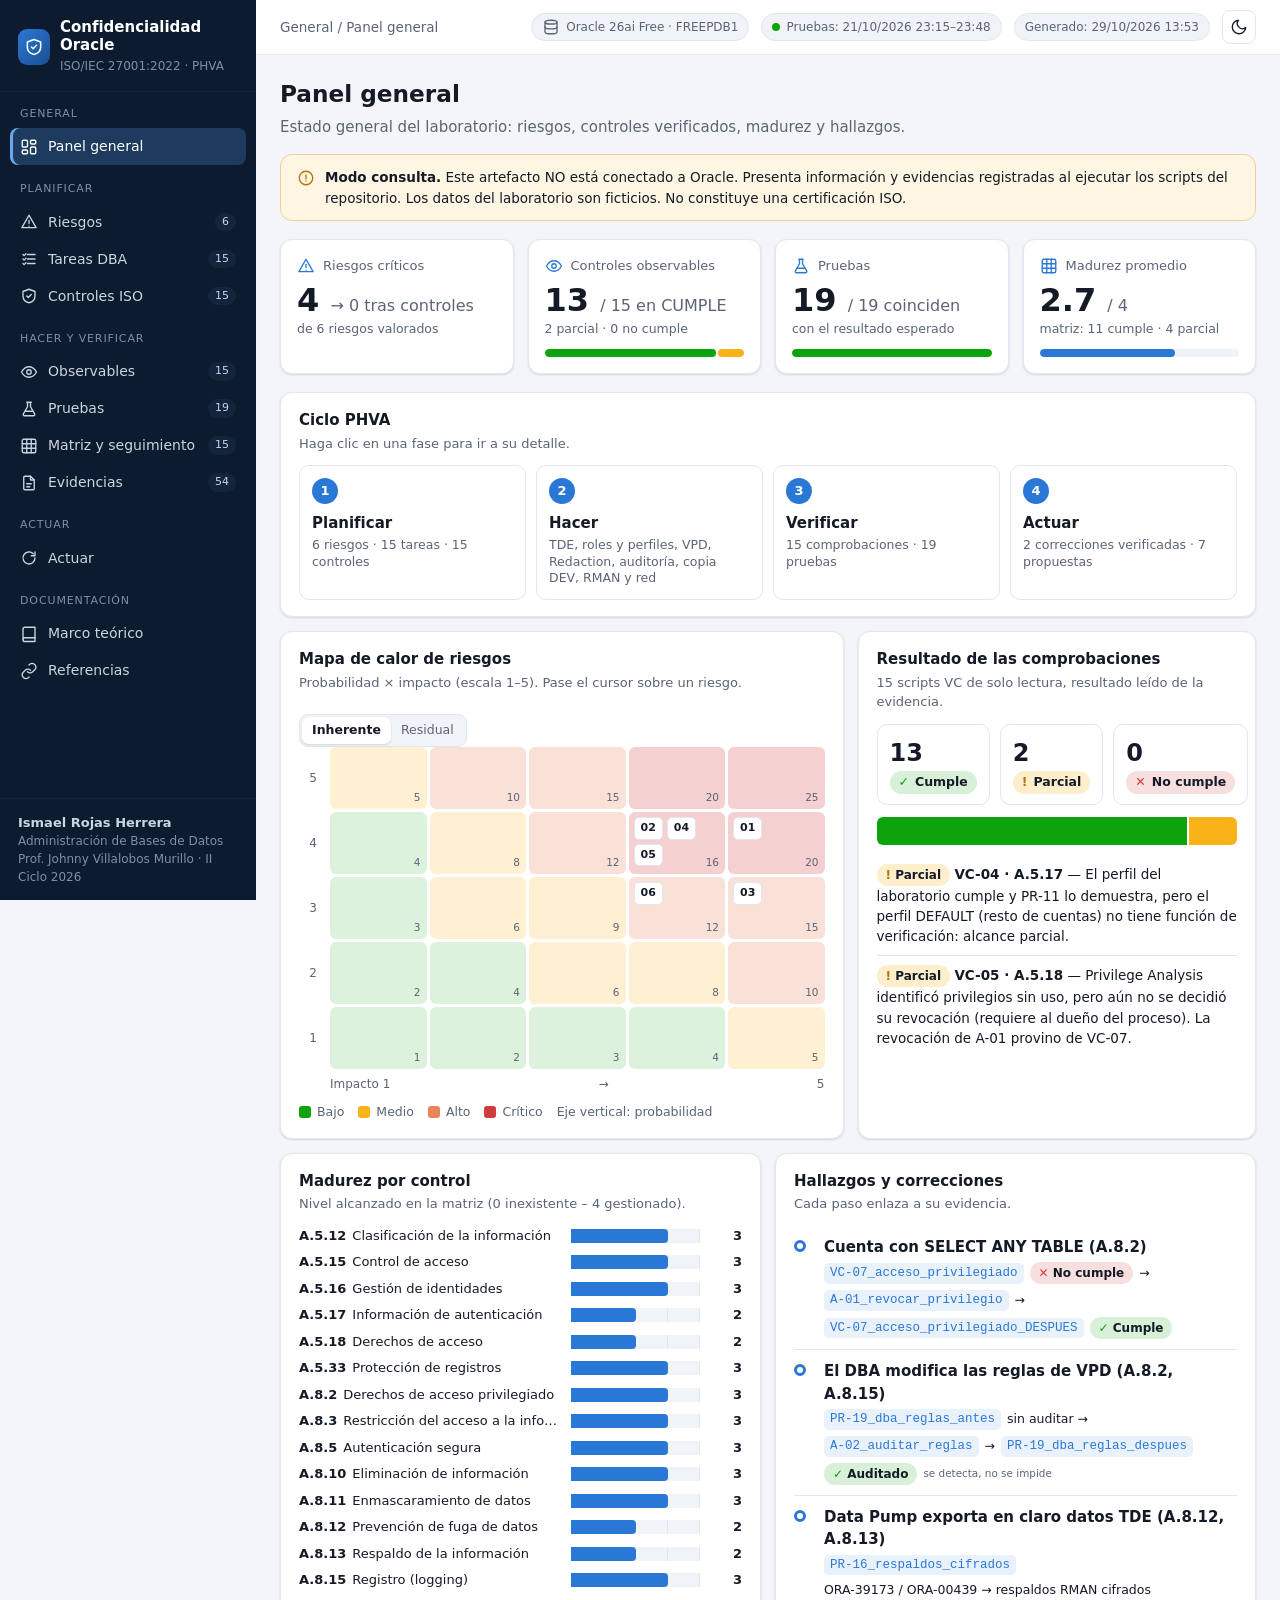
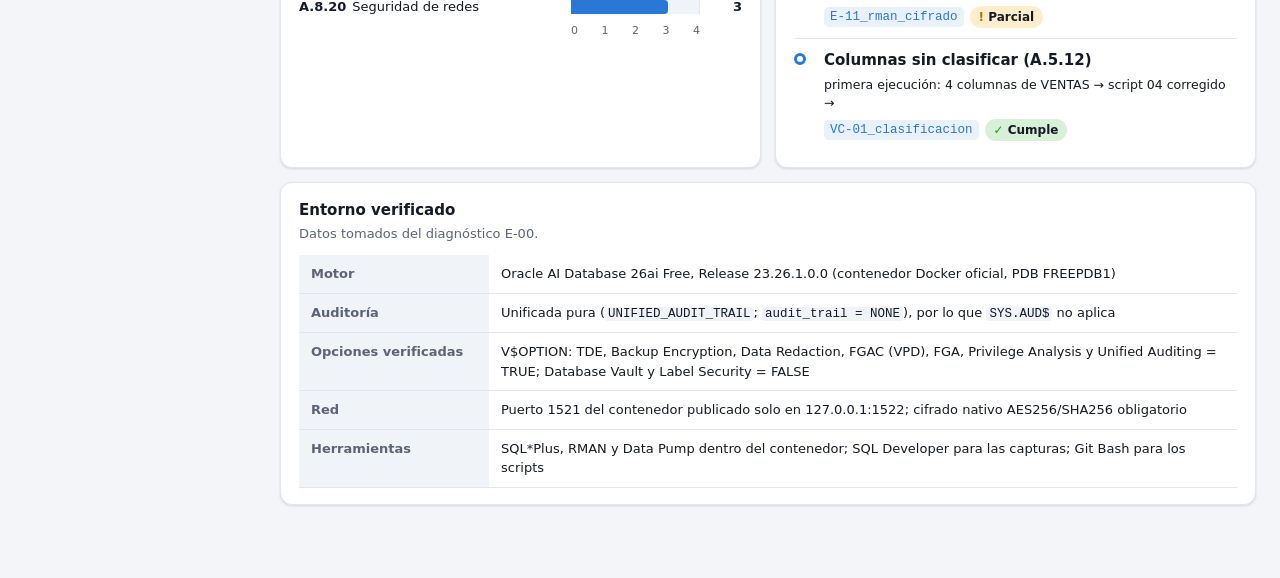
<file: artefacto/index.html>
<!doctype html><html lang="es"><head><meta charset="utf-8"><meta name="viewport" content="width=device-width,initial-scale=1">
<title>ISO 27001 Confidencialidad Oracle</title><style>
:root{--bg:#f7f8fa;--panel:#fff;--ink:#1c2230;--muted:#5d6678;--line:#dde2ea;--head:#123e6b;--soft:#eef2f7;
--ok:#1d7a3e;--okbg:#e2f3e7;--warn:#8f5c00;--warnbg:#fdf0d5;--bad:#a12626;--badbg:#fbe4e4;--pend:#4e5872;--pendbg:#e8ebf1;--acc:#1f5fa8}
@media (prefers-color-scheme:dark){:root:not([data-theme="light"]){--bg:#11151c;--panel:#181e27;--ink:#e3e8f0;--muted:#a3adbf;--line:#2c3542;
--head:#8fc1ff;--soft:#202835;--ok:#7dd99b;--okbg:#173525;--warn:#f2c46b;--warnbg:#3a2f15;--bad:#ff9b9b;--badbg:#3d1d1d;--pend:#b9c2d6;--pendbg:#262e3b;--acc:#8fc1ff}}
:root[data-theme="dark"]{--bg:#11151c;--panel:#181e27;--ink:#e3e8f0;--muted:#a3adbf;--line:#2c3542;--head:#8fc1ff;--soft:#202835;
--ok:#7dd99b;--okbg:#173525;--warn:#f2c46b;--warnbg:#3a2f15;--bad:#ff9b9b;--badbg:#3d1d1d;--pend:#b9c2d6;--pendbg:#262e3b;--acc:#8fc1ff}
*{box-sizing:border-box}body{margin:0;background:var(--bg);color:var(--ink);font:15px/1.5 "Segoe UI",system-ui,Arial,sans-serif}
a{color:var(--acc)}code{font-family:Consolas,monospace;font-size:12.5px;background:var(--soft);padding:0 3px;border-radius:3px}
h1{font-size:1.5rem;color:var(--head);margin:0 0 4px}h2{font-size:1.2rem;color:var(--head);margin:28px 0 8px;border-bottom:2px solid var(--line);padding-bottom:4px}
h3{font-size:1rem;margin:18px 0 6px}small{color:var(--muted)}
.tabla{overflow-x:auto;margin:8px 0 16px}table{border-collapse:collapse;width:100%;font-size:13px;background:var(--panel)}
th,td{border:1px solid var(--line);padding:6px 8px;vertical-align:top;text-align:left}td:first-child{white-space:nowrap}th{background:var(--soft);position:sticky;top:0}
.chip{display:inline-block;padding:1px 8px;border-radius:10px;font-size:12px;font-weight:600;white-space:nowrap}
.ok{background:var(--okbg);color:var(--ok)}.warn{background:var(--warnbg);color:var(--warn)}.bad{background:var(--badbg);color:var(--bad)}.pend{background:var(--pendbg);color:var(--pend)}
ol.crit{margin:0;padding-left:4px;list-style:none}ol.crit li{margin:2px 0;color:var(--muted)}ol.crit li.actual{color:var(--ink);font-weight:600;background:var(--soft);border-radius:4px}
.nivel{font-size:1.4rem;font-weight:700;color:var(--head)}table.mini{width:auto;max-width:100%}
.refs li{margin-bottom:8px;word-break:break-word}.firma{margin-top:24px}

:root{--bg:#f3f5f9;--panel:#fff;--ink:#141a26;--muted:#5b6476;--line:#e2e6ee;--soft:#f0f3f8;--head:#0f2f57;--acc:#2a78d6;--serie:#2a78d6;
--side:#0d1b2e;--side2:#13253d;--sideink:#c9d4e5;--sidemut:#7f8ea6;
--good:#0ca30c;--warning:#fab219;--serious:#ec835a;--critical:#d03b3b;--sombra:0 1px 2px rgba(16,24,40,.06),0 1px 3px rgba(16,24,40,.08)}
@media (prefers-color-scheme:dark){:root:not([data-theme="light"]){--bg:#0f1218;--panel:#171b23;--ink:#eceef3;--muted:#a3abbb;--line:#2a303c;
--soft:#1f2530;--head:#cfe0ff;--acc:#6aa7f0;--serie:#3987e5;--side:#0a0f17;--side2:#121a26;--sombra:none}}
:root[data-theme="dark"]{--bg:#0f1218;--panel:#171b23;--ink:#eceef3;--muted:#a3abbb;--line:#2a303c;--soft:#1f2530;--head:#cfe0ff;
--acc:#6aa7f0;--serie:#3987e5;--side:#0a0f17;--side2:#121a26;--sombra:none}
body{display:grid;grid-template-columns:256px minmax(0,1fr);min-height:100vh}
svg{width:18px;height:18px;fill:none;stroke:currentColor;stroke-width:1.8;stroke-linecap:round;stroke-linejoin:round;flex:none}
.side{background:var(--side);color:var(--sideink);position:sticky;top:0;height:100vh;overflow-y:auto;display:flex;flex-direction:column}
.marca{display:flex;gap:10px;align-items:center;padding:18px 18px 14px;border-bottom:1px solid var(--side2)}
.logo{width:36px;height:36px;border-radius:9px;background:linear-gradient(135deg,#2a78d6,#1b4f91);display:grid;place-items:center;color:#fff}
.logo svg{width:20px;height:20px}.marca b{display:block;color:#fff;font-size:15px;line-height:1.2}.marca small{color:var(--sidemut);font-size:12px}
.grupo{padding:14px 10px 2px}.grupo p{margin:0 10px 6px;font-size:11px;letter-spacing:.08em;text-transform:uppercase;color:var(--sidemut)}
.side button{display:flex;gap:10px;align-items:center;width:100%;background:none;border:0;color:inherit;font:inherit;font-size:14px;
padding:8px 10px;border-radius:8px;cursor:pointer;text-align:left}
.side button:hover{background:var(--side2);color:#fff}
.side button[aria-current="true"]{background:#1d3a5f;color:#fff;box-shadow:inset 3px 0 0 #6aa7f0}
.side .cnt{margin-left:auto;font-size:11px;background:var(--side2);color:var(--sideink);padding:1px 7px;border-radius:10px}
.pie{margin-top:auto;padding:14px 18px;border-top:1px solid var(--side2);font-size:12px;color:var(--sidemut)}
.pie b{color:var(--sideink);display:block;font-size:13px}
.contenido{min-width:0;display:flex;flex-direction:column}
.barra{position:sticky;top:0;z-index:6;display:flex;align-items:center;gap:12px;padding:10px 24px;background:var(--panel);border-bottom:1px solid var(--line)}
#migas{color:var(--muted);font-size:13.5px}.barra .esp{flex:1}
.insignia{display:inline-flex;gap:6px;align-items:center;font-size:12px;padding:4px 10px;border-radius:20px;background:var(--soft);color:var(--muted);border:1px solid var(--line);white-space:nowrap}
.punto{width:8px;height:8px;border-radius:50%;background:var(--good)}
.icono{display:inline-grid;place-items:center;width:34px;height:34px;border-radius:8px;border:1px solid var(--line);background:var(--panel);color:var(--ink);cursor:pointer}
#menu{display:none}
main{padding:22px 24px 60px;max-width:1500px;width:100%}
.pestana>header{margin-bottom:16px}.pestana>header h2{margin:0;border:0;padding:0;font-size:1.45rem;color:var(--ink)}
.pestana>header p{margin:4px 0 0;color:var(--muted);max-width:900px}
h2{color:var(--ink)}h3{font-size:1rem;margin:22px 0 8px;color:var(--ink)}
.tarjeta,.tabla,.pestana>p,.pestana>ul,.pestana>div.texto{background:var(--panel);border:1px solid var(--line);border-radius:12px;box-shadow:var(--sombra)}
.pestana>p,.pestana>ul,.pestana>div.texto{padding:14px 18px}.pestana>ul{padding-left:36px}
.tabla{overflow:auto;max-height:72vh;margin:10px 0 18px}
table{background:transparent;font-size:13px}th,td{border:0;border-bottom:1px solid var(--line);padding:9px 12px}
th{background:var(--soft);font-size:12px;text-transform:uppercase;letter-spacing:.03em;color:var(--muted);z-index:1}
tbody tr:hover td{background:var(--soft)}table.mini{width:100%}table.mini th{text-transform:none;letter-spacing:0;font-size:13px;width:190px}
.chip{border-radius:20px;padding:2px 9px;font-weight:600}
.chip.ok{background:color-mix(in srgb,var(--good) 16%,transparent);color:var(--ink)}
.chip.ok::before{content:"✓ ";color:var(--good)}
.chip.warn{background:color-mix(in srgb,var(--warning) 22%,transparent);color:var(--ink)}
.chip.warn::before{content:"! ";color:#b07800}
.chip.bad{background:color-mix(in srgb,var(--critical) 16%,transparent);color:var(--ink)}
.chip.bad::before{content:"✕ ";color:var(--critical)}
.chip.pend{background:var(--soft);color:var(--muted)}
.filtros{display:flex;gap:10px;flex-wrap:wrap;align-items:center;margin:4px 0 0}
.buscar{flex:1;min-width:240px;display:flex;align-items:center;gap:8px;padding:0 12px;border:1px solid var(--line);border-radius:10px;background:var(--panel);color:var(--muted)}
.buscar input{flex:1;border:0;outline:0;background:none;font:inherit;padding:9px 0;color:var(--ink)}
.filtros select{font:inherit;padding:9px 12px;border:1px solid var(--line);border-radius:10px;background:var(--panel);color:var(--ink)}
.cuenta{color:var(--muted);font-size:13px}
.aviso{display:flex;gap:10px;align-items:flex-start;background:color-mix(in srgb,var(--warning) 12%,var(--panel));border:1px solid color-mix(in srgb,var(--warning) 40%,var(--line));
border-radius:12px;padding:12px 16px;margin:0 0 18px;font-size:13.5px}
.aviso svg{color:#b07800;margin-top:2px}
.kpis{display:grid;grid-template-columns:repeat(auto-fit,minmax(min(210px,100%),1fr));gap:14px;margin:0 0 18px}
.kpi{background:var(--panel);border:1px solid var(--line);border-radius:12px;padding:16px;box-shadow:var(--sombra)}
.kpi .et{display:flex;align-items:center;gap:8px;color:var(--muted);font-size:13px}
.kpi .et svg{color:var(--acc)}
.kpi b{display:block;font-size:2rem;line-height:1.1;margin:8px 0 2px;color:var(--ink);font-weight:650}
.kpi b span{font-size:1rem;color:var(--muted);font-weight:500}.kpi small{display:block}
.prog{height:8px;border-radius:4px;background:var(--soft);margin-top:10px;overflow:hidden;display:flex;gap:2px}
.prog i{display:block;height:100%;border-radius:4px}
.rejilla{display:grid;grid-template-columns:repeat(12,1fr);gap:14px;margin-bottom:14px}
.c7{grid-column:span 7}.c5{grid-column:span 5}.c6{grid-column:span 6}.c12{grid-column:span 12}
.tarjeta{padding:16px 18px;min-width:0}.tarjeta h3{margin:0;font-size:15px}.tarjeta .sub{color:var(--muted);font-size:13px;margin:2px 0 12px}
.tcab{display:flex;justify-content:space-between;gap:10px;align-items:flex-start;flex-wrap:wrap}
.seg{display:inline-flex;border:1px solid var(--line);border-radius:9px;padding:2px;background:var(--soft)}
.seg button{font:inherit;font-size:12.5px;border:0;background:none;color:var(--muted);padding:4px 10px;border-radius:7px;cursor:pointer}
.seg button[aria-pressed="true"]{background:var(--panel);color:var(--ink);box-shadow:var(--sombra);font-weight:600}
.calor{display:grid;grid-template-columns:28px repeat(5,1fr);gap:3px;font-size:12px}
.calor .ej{display:grid;place-items:center;color:var(--muted)}
.celda{min-height:62px;border-radius:6px;padding:5px;display:flex;flex-wrap:wrap;gap:4px;align-content:flex-start;position:relative}
.celda::after{content:attr(data-v);position:absolute;right:6px;bottom:3px;font-size:10.5px;color:var(--muted)}
.lv-Bajo{background:color-mix(in srgb,var(--good) 14%,var(--panel))}.lv-Medio{background:color-mix(in srgb,var(--warning) 20%,var(--panel))}
.lv-Alto{background:color-mix(in srgb,var(--serious) 24%,var(--panel))}.lv-Crítico{background:color-mix(in srgb,var(--critical) 24%,var(--panel))}
.rk{font-size:11px;font-weight:650;padding:2px 6px;border-radius:5px;background:var(--panel);color:var(--ink);border:1px solid var(--line);cursor:default}
#calor[data-modo="inh"] .rk.res,#calor[data-modo="res"] .rk.inh{display:none}
.ejes{display:flex;justify-content:space-between;color:var(--muted);font-size:12px;margin:6px 0 0 31px}
.leyenda{display:flex;gap:14px;flex-wrap:wrap;font-size:12.5px;color:var(--muted);margin-top:10px}
.leyenda span{display:inline-flex;gap:6px;align-items:center}.leyenda i{width:12px;height:12px;border-radius:3px;display:inline-block}
.pila{display:flex;gap:2px;height:28px;border-radius:6px;overflow:hidden;margin:6px 0 10px}.pila i{display:block;height:100%}
.estados{display:grid;grid-template-columns:repeat(3,1fr);gap:10px;margin-bottom:12px}
.estados div{border:1px solid var(--line);border-radius:10px;padding:10px 12px}.estados b{font-size:1.5rem;display:block;color:var(--ink)}
.estados span{font-size:12.5px;color:var(--muted);display:flex;gap:6px;align-items:center}
.lista{list-style:none;margin:0;padding:0}.lista li{padding:9px 0;border-top:1px solid var(--line);font-size:13.5px}
.lista li:first-child{border-top:0}
.barras{display:grid;grid-template-columns:auto 1fr auto;gap:7px 12px;align-items:center;font-size:13px}
.barras .nom{white-space:nowrap;overflow:hidden;text-overflow:ellipsis;max-width:260px}.barras .nom b{margin-right:6px}
.pista{height:14px;background:var(--soft);border-radius:4px;position:relative}
.pista i{position:absolute;left:0;top:0;bottom:0;background:var(--serie);border-radius:0 4px 4px 0}
.pista::before{content:"";position:absolute;inset:0;background:repeating-linear-gradient(90deg,transparent 0 calc(25% - 1px),var(--line) calc(25% - 1px) 25%)}
.val{font-weight:650;min-width:30px;text-align:right}
.escala{display:flex;justify-content:space-between;color:var(--muted);font-size:11px;grid-column:2}
.fases{display:grid;grid-template-columns:repeat(4,1fr);gap:10px}
.fase{border:1px solid var(--line);border-radius:10px;padding:12px;position:relative;cursor:pointer;background:var(--panel)}
.fase:hover{border-color:var(--acc)}.fase .n{display:inline-grid;place-items:center;width:26px;height:26px;border-radius:50%;background:var(--acc);color:#fff;font-weight:700;font-size:13px}
.fase b{display:block;margin:8px 0 2px}.fase small{line-height:1.35;display:block}
.linea{list-style:none;margin:0;padding:0}.linea li{display:grid;grid-template-columns:20px 1fr;gap:10px;padding:10px 0;border-top:1px solid var(--line)}
.linea li:first-child{border-top:0}.linea .pt{width:12px;height:12px;border-radius:50%;margin-top:4px;border:3px solid var(--acc);background:var(--panel)}
.linea .flujo{display:flex;flex-wrap:wrap;gap:6px;align-items:center;margin-top:4px;font-size:12.5px}
.evlink{white-space:nowrap;font-family:Consolas,monospace;font-size:12.5px;text-decoration:none;padding:1px 6px;border-radius:5px;background:color-mix(in srgb,var(--acc) 10%,transparent)}
.evlink:hover{text-decoration:underline}
.btn{font:inherit;font-size:13px;display:inline-flex;gap:6px;align-items:center;border:1px solid var(--line);background:var(--panel);color:var(--ink);border-radius:8px;padding:6px 12px;cursor:pointer}
.btn.prim{background:var(--acc);border-color:var(--acc);color:#fff}
dialog{width:min(1100px,95vw);max-height:90vh;border:1px solid var(--line);border-radius:14px;background:var(--panel);color:var(--ink);padding:0;box-shadow:0 20px 60px rgba(0,0,0,.35)}
dialog::backdrop{background:rgba(8,12,20,.55)}
.vcab{display:flex;gap:12px;justify-content:space-between;align-items:center;padding:12px 16px;border-bottom:1px solid var(--line)}
.vcab small{display:block;font-family:Consolas,monospace}
#visor-pre{margin:0;padding:14px 16px;overflow:auto;max-height:76vh;font:12px/1.4 Consolas,monospace;white-space:pre;background:var(--soft)}
#tip{position:fixed;z-index:50;max-width:320px;background:var(--panel);color:var(--ink);border:1px solid var(--line);border-radius:8px;padding:8px 10px;
font-size:12.5px;box-shadow:0 8px 24px rgba(0,0,0,.18);pointer-events:none}
.velo{display:none}
@media (max-width:1100px){.c7,.c5,.c6{grid-column:span 12}.fases{grid-template-columns:repeat(2,1fr)}}
@media (max-width:900px){body{grid-template-columns:minmax(0,1fr)}.side{position:fixed;left:0;top:0;z-index:20;width:270px;transform:translateX(-100%);transition:transform .2s}
body.menu-abierto .side{transform:none}body.menu-abierto .velo{display:block;position:fixed;inset:0;z-index:15;background:rgba(0,0,0,.45)}
#menu{display:inline-grid}.barra{padding:10px 16px}main{padding:16px 16px 50px}.insignia.ocultable{display:none}.barras .nom{max-width:130px}}
@media (max-width:560px){.fases,.estados{grid-template-columns:1fr}.kpi b{font-size:1.6rem}}
/* Módulo «Matriz y seguimiento» del artefacto (lo incrusta generar_entregables.py). */
:root{--cat-1:#2a78d6;--cat-2:#eb6834;--cat-3:#1baf7a;--cat-4:#eda100;--cat-5:#e87ba4;--cat-6:#8a5a2b;--cat-7:#6250d6;--cat-8:#4b5d7a;--pendiente:#8a93a5}
@media (prefers-color-scheme:dark){:root:not([data-theme="light"]){--cat-1:#3987e5;--cat-2:#d95926;--cat-3:#199e70;--cat-4:#c98500;--cat-5:#d55181;--cat-6:#b98252;--cat-7:#9085e9;--cat-8:#8a9cbc;--pendiente:#9aa3b5}}
:root[data-theme="dark"]{--cat-1:#3987e5;--cat-2:#d95926;--cat-3:#199e70;--cat-4:#c98500;--cat-5:#d55181;--cat-6:#b98252;--cat-7:#9085e9;--cat-8:#8a9cbc;--pendiente:#9aa3b5}

.sg-avisos:empty{display:none}
.sg-aviso{display:flex;gap:10px;align-items:flex-start;border-radius:10px;padding:10px 14px;margin:0 0 10px;font-size:13.5px;border:1px solid var(--line);background:var(--panel)}
.sg-aviso.error{border-color:color-mix(in srgb,var(--critical) 55%,var(--line));background:color-mix(in srgb,var(--critical) 10%,var(--panel))}
.sg-aviso.ok{border-color:color-mix(in srgb,var(--good) 45%,var(--line))}
.sg-aviso.demo{border-color:color-mix(in srgb,var(--cat-7) 55%,var(--line));background:color-mix(in srgb,var(--cat-7) 10%,var(--panel))}
.sg-aviso b{white-space:nowrap}
.sg-barra{display:flex;flex-wrap:wrap;gap:12px 18px;align-items:flex-end;background:var(--panel);border:1px solid var(--line);border-radius:12px;padding:12px 16px;margin-bottom:12px;box-shadow:var(--sombra)}
.sg-campo{display:flex;flex-direction:column;gap:4px;font-size:12.5px;color:var(--muted)}
#sg [hidden]{display:none !important}
.sg-campo input,.sg-campo select,.sg-campo textarea{font:inherit;font-size:14px;color:var(--ink);background:var(--panel);border:1px solid var(--line);border-radius:8px;padding:7px 10px}
.sg-campo textarea{min-height:70px;resize:vertical}
.sg-campo input:focus-visible,.sg-campo select:focus-visible,.sg-campo textarea:focus-visible,.sg-btn:focus-visible,.sg-tab:focus-visible,.sg-punto:focus-visible,.sg-quitar:focus-visible{outline:2px solid var(--acc);outline-offset:2px}
.sg-grupo-datos{display:inline-flex;border:1px solid var(--line);border-radius:9px;padding:2px;background:var(--soft)}
.sg-grupo-datos label{font-size:13px;padding:5px 10px;border-radius:7px;cursor:pointer;color:var(--muted)}
.sg-grupo-datos input{position:absolute;opacity:0;pointer-events:none}
.sg-grupo-datos label:has(input:checked){background:var(--panel);color:var(--ink);font-weight:600;box-shadow:var(--sombra)}
.sg-grupo-datos label:has(input:focus-visible){outline:2px solid var(--acc)}
.sg-esp{flex:1}
.sg-btn{font:inherit;font-size:13px;display:inline-flex;gap:6px;align-items:center;border:1px solid var(--line);background:var(--panel);color:var(--ink);border-radius:8px;padding:7px 12px;cursor:pointer}
.sg-btn:hover{border-color:var(--acc)}.sg-btn[disabled]{opacity:.5;cursor:not-allowed}
.sg-btn.prim{background:var(--acc);border-color:var(--acc);color:#fff}
.sg-error-periodo{color:var(--critical);font-size:13px;font-weight:600;width:100%}
.sg-error-periodo:empty{display:none}
.sg-ind{display:grid;grid-template-columns:repeat(auto-fit,minmax(min(200px,100%),1fr));gap:12px;margin-bottom:6px}
.sg-ind div{background:var(--panel);border:1px solid var(--line);border-radius:12px;padding:12px 14px;box-shadow:var(--sombra)}
.sg-ind b{display:block;font-size:1.6rem;line-height:1.15;color:var(--ink)}.sg-ind span{font-size:12.5px;color:var(--muted)}
.sg-nota{font-size:12.5px;color:var(--muted);margin:4px 0 14px}
.sg-tabs{display:flex;gap:4px;border-bottom:1px solid var(--line);margin:8px 0 12px;overflow-x:auto}
.sg-tab{font:inherit;font-size:14px;background:none;border:0;border-bottom:3px solid transparent;color:var(--muted);padding:9px 12px;cursor:pointer;white-space:nowrap}
.sg-tab[aria-selected="true"]{color:var(--ink);border-bottom-color:var(--acc);font-weight:600}
.sg-panel{background:var(--panel);border:1px solid var(--line);border-radius:12px;padding:14px 16px;box-shadow:var(--sombra)}
.sg-tabla{overflow:auto;max-height:70vh;margin-top:10px;border:1px solid var(--line);border-radius:10px}
.sg-tabla table{font-size:13px;width:100%}
.sg-tabla th{position:sticky;top:0}
.sg-tabla td{vertical-align:top}
#sg-t-resumen{min-width:1400px}#sg-t-historial{min-width:1350px}
#sg-t-resumen td:nth-child(2),#sg-t-resumen td:nth-child(7),#sg-t-historial td:nth-child(1){white-space:nowrap}
#sg-t-resumen td:nth-child(10),#sg-t-historial td:nth-child(9){min-width:280px}
#sg-t-resumen td:nth-child(5){max-width:220px;overflow-wrap:anywhere}
.sg-sem{display:inline-flex;gap:5px;align-items:center;font-weight:600;font-size:12px;padding:2px 9px;border-radius:20px;white-space:nowrap;color:var(--ink)}
.sg-sem i{font-style:normal;width:16px;height:16px;border-radius:50%;display:inline-grid;place-items:center;color:#fff;font-size:10px}
.sg-sem.ok{background:color-mix(in srgb,var(--good) 16%,transparent)}.sg-sem.ok i{background:var(--good)}
.sg-sem.warn{background:color-mix(in srgb,var(--warning) 24%,transparent)}.sg-sem.warn i{background:#b07800}
.sg-sem.bad{background:color-mix(in srgb,var(--critical) 16%,transparent)}.sg-sem.bad i{background:var(--critical)}
.sg-sem.pend{background:var(--soft);color:var(--muted)}.sg-sem.pend i{background:var(--pendiente)}
.sg-origen{font-size:11.5px;padding:1px 7px;border-radius:6px;border:1px solid var(--line);white-space:nowrap;color:var(--muted)}
.sg-origen.manual{border-color:color-mix(in srgb,var(--acc) 50%,var(--line));color:var(--ink)}
.sg-origen.demo{border-color:color-mix(in srgb,var(--cat-7) 60%,var(--line));color:var(--ink)}
.sg-madurez{font-weight:700;font-size:15px}
.sg-sin{color:var(--muted);font-style:italic}
.sg-var{white-space:nowrap;font-weight:600}
.sg-crit{margin:0;padding-left:0;list-style:none;font-size:12px}.sg-crit li{color:var(--muted);margin:2px 0}
.sg-crit li.actual{color:var(--ink);font-weight:600;background:var(--soft);border-radius:4px}
details.sg-det summary{cursor:pointer;color:var(--acc);font-size:12.5px}
.sg-filtros{display:flex;flex-wrap:wrap;gap:10px 14px;align-items:flex-end}
.sg-sel{display:flex;flex-wrap:wrap;gap:8px;align-items:center;margin:12px 0 4px}
.sg-chip{display:inline-flex;align-items:center;gap:8px;border:1px solid var(--line);border-radius:20px;padding:3px 4px 3px 10px;font-size:13px;background:var(--panel)}
.sg-linea{display:inline-block;width:18px;height:3px;border-radius:2px}
.sg-quitar{font:inherit;font-size:12px;border:0;background:var(--soft);color:var(--ink);border-radius:20px;padding:2px 8px;cursor:pointer}
.sg-grafica{position:relative;margin-top:8px}
/* La regla global svg{stroke:...} del artefacto es para los íconos; aquí se anula. */
.sg-grafica svg{width:100%;height:auto;display:block;overflow:visible;stroke:none;fill:none}
.sg-grafica svg text{stroke:none}
.sg-grafica .eje text{fill:var(--muted);font-size:11.5px}
.sg-grafica .rejilla line{stroke:var(--line);stroke-width:1}
.sg-grafica .base{stroke:var(--muted);stroke-width:1}
.sg-grafica .serie{fill:none;stroke-width:2;stroke-linejoin:round;stroke-linecap:round}
.sg-punto{cursor:pointer;outline:none}
.sg-punto .marca{stroke:var(--panel);stroke-width:2}
.sg-punto:hover .marca,.sg-punto:focus .marca,.sg-punto.activo .marca{stroke:var(--ink);stroke-width:2.5}
.sg-punto .area{fill:transparent}
.sg-etq{font-size:11.5px;font-weight:650;fill:var(--ink)}
.sg-mensaje{border:1px dashed var(--line);border-radius:10px;padding:18px;text-align:center;color:var(--muted);margin:10px 0}
.sg-tip{position:fixed;z-index:60;max-width:340px;background:var(--panel);color:var(--ink);border:1px solid var(--line);border-radius:8px;padding:9px 11px;font-size:12.5px;box-shadow:0 8px 24px rgba(0,0,0,.18);pointer-events:none}
.sg-tip .t{display:flex;gap:8px;align-items:center;font-weight:650;margin-bottom:4px}
.sg-tip dl,.sg-detalle dl{display:grid;grid-template-columns:auto 1fr;gap:3px 10px;margin:0}
.sg-tip dt,.sg-detalle dt{color:var(--muted)}.sg-tip dd,.sg-detalle dd{margin:0;overflow-wrap:anywhere}
.sg-detalle{border:1px solid var(--line);border-radius:10px;padding:12px 14px;margin-top:10px;background:var(--soft)}
.sg-detalle:empty{display:none}
.sg-leyenda-nota{display:flex;flex-wrap:wrap;gap:6px 16px;font-size:12.5px;color:var(--muted);margin-top:8px}
.sg-tend.mejora{color:var(--good)}.sg-tend.deterioro{color:var(--critical)}
dialog.sg-dialogo{width:min(760px,96vw)}
.sg-form{padding:14px 18px;display:grid;grid-template-columns:1fr 1fr;gap:12px 14px}
.sg-form .ancho{grid-column:1/-1}
.sg-form .req::after{content:" *";color:var(--critical)}
.sg-errores{grid-column:1/-1;color:var(--critical);font-size:13px;margin:0;padding-left:18px}
.sg-errores:empty{display:none}
.sg-ayuda{font-size:12px;color:var(--muted)}
.sg-pie-form{grid-column:1/-1;display:flex;gap:8px;justify-content:flex-end;border-top:1px solid var(--line);padding-top:12px}
.sg-rev{border:1px solid var(--line);border-radius:10px;padding:10px 12px;margin:10px 16px}
.sg-rev table{font-size:12.5px;width:100%}
.sg-guardado{font-size:12.5px;color:var(--muted)}
.sg-guardado.error{color:var(--critical);font-weight:600}
@media (max-width:700px){.sg-form{grid-template-columns:1fr}}
@media print{.sg-barra,.sg-tabs,.sg-btn{display:none}}
.sg-modo-graf{display:flex;flex-wrap:wrap;gap:6px 16px;align-items:center;font-size:13px;margin:6px 0 2px}
.sg-modo-graf>span{color:var(--muted)}
.sg-modo-graf label{display:inline-flex;gap:6px;align-items:center;cursor:pointer}
.sg-multiples{display:grid;grid-template-columns:repeat(auto-fill,minmax(min(100%,420px),1fr));gap:12px}
.sg-mini{border:1px solid var(--line);border-top:4px solid var(--line);border-radius:10px;padding:10px 12px 4px;background:var(--panel);min-width:0}
.sg-mini.mejora{border-top-color:var(--good)}.sg-mini.deterioro{border-top-color:var(--critical)}
.sg-mini header{display:flex;flex-wrap:wrap;align-items:center;gap:6px 10px;font-size:13.5px}
.sg-mini-tit{flex:1 1 180px;min-width:0}
.sg-mini-tend{font-weight:700;font-size:13px;white-space:nowrap}
.sg-mini-sub{font-size:12px;color:var(--muted);margin:3px 0 0}
.sg-delta rect{fill:var(--muted)}.sg-delta text{fill:#fff;font-size:11px;font-weight:700}
.sg-delta.mejora rect{fill:var(--good)}.sg-delta.deterioro rect{fill:var(--critical)}
.sg-grafica .sg-guia{fill:none;stroke-width:1;stroke-dasharray:2 2;opacity:.7}
</style></head><body>
<aside class="side" aria-label="Módulos"><div class="marca"><span class="logo"><svg viewBox="0 0 24 24" aria-hidden="true"><path d="M12 3l8 3v6c0 5-3.5 8-8 9-4.5-1-8-4-8-9V6z"/><path d="M9 12l2 2 4-4"/></svg></span><div><b>Confidencialidad Oracle</b><small>ISO/IEC 27001:2022 · PHVA</small></div></div>
<nav><div class="grupo"><p>General</p><button data-t="inicio" data-grupo="General" data-nombre="Panel general"><svg viewBox="0 0 24 24" aria-hidden="true"><rect x="3" y="3" width="7" height="9" rx="1.5"/><rect x="14" y="3" width="7" height="5" rx="1.5"/><rect x="14" y="12" width="7" height="9" rx="1.5"/><rect x="3" y="16" width="7" height="5" rx="1.5"/></svg><span>Panel general</span></button></div><div class="grupo"><p>Planificar</p><button data-t="riesgos" data-grupo="Planificar" data-nombre="Riesgos"><svg viewBox="0 0 24 24" aria-hidden="true"><path d="M12 3l9.5 16.5h-19z"/><path d="M12 10v4"/><path d="M12 17.5h.01"/></svg><span>Riesgos</span><span class="cnt">6</span></button><button data-t="tareas" data-grupo="Planificar" data-nombre="Tareas DBA"><svg viewBox="0 0 24 24" aria-hidden="true"><path d="M10 6h10M10 12h10M10 18h10"/><path d="M4 6l1.5 1.5L8 5M4 12l1.5 1.5L8 11M4 18l1.5 1.5L8 17"/></svg><span>Tareas DBA</span><span class="cnt">15</span></button><button data-t="controles" data-grupo="Planificar" data-nombre="Controles ISO"><svg viewBox="0 0 24 24" aria-hidden="true"><path d="M12 3l8 3v6c0 5-3.5 8-8 9-4.5-1-8-4-8-9V6z"/><path d="M9 12l2 2 4-4"/></svg><span>Controles ISO</span><span class="cnt">15</span></button></div><div class="grupo"><p>Hacer y verificar</p><button data-t="observables" data-grupo="Hacer y verificar" data-nombre="Observables"><svg viewBox="0 0 24 24" aria-hidden="true"><circle cx="12" cy="12" r="3"/><path d="M2 12s4-7 10-7 10 7 10 7-4 7-10 7S2 12 2 12z"/></svg><span>Observables</span><span class="cnt">15</span></button><button data-t="pruebas" data-grupo="Hacer y verificar" data-nombre="Pruebas"><svg viewBox="0 0 24 24" aria-hidden="true"><path d="M9 3h6M10 3v6l-5.5 9.5A1.7 1.7 0 006 21h12a1.7 1.7 0 001.5-2.5L14 9V3"/><path d="M7 15h10"/></svg><span>Pruebas</span><span class="cnt">19</span></button><button data-t="matriz" data-grupo="Hacer y verificar" data-nombre="Matriz y seguimiento"><svg viewBox="0 0 24 24" aria-hidden="true"><rect x="3" y="3" width="18" height="18" rx="2"/><path d="M3 9h18M3 15h18M9 3v18M15 3v18"/></svg><span>Matriz y seguimiento</span><span class="cnt">15</span></button><button data-t="evidencias" data-grupo="Hacer y verificar" data-nombre="Evidencias"><svg viewBox="0 0 24 24" aria-hidden="true"><path d="M14 3H6.5A1.5 1.5 0 005 4.5v15A1.5 1.5 0 006.5 21h11a1.5 1.5 0 001.5-1.5V8z"/><path d="M14 3v5h5M9 13h6M9 17h4"/></svg><span>Evidencias</span><span class="cnt">54</span></button></div><div class="grupo"><p>Actuar</p><button data-t="actuar" data-grupo="Actuar" data-nombre="Actuar"><svg viewBox="0 0 24 24" aria-hidden="true"><path d="M20 12a8 8 0 11-2.3-5.7"/><path d="M20 4v5h-5"/></svg><span>Actuar</span></button></div><div class="grupo"><p>Documentación</p><button data-t="marco" data-grupo="Documentación" data-nombre="Marco teórico"><svg viewBox="0 0 24 24" aria-hidden="true"><path d="M4 19.5A2.5 2.5 0 016.5 17H20V3H6.5A2.5 2.5 0 004 5.5z"/><path d="M4 19.5A2.5 2.5 0 006.5 22H20v-5"/></svg><span>Marco teórico</span></button><button data-t="referencias" data-grupo="Documentación" data-nombre="Referencias"><svg viewBox="0 0 24 24" aria-hidden="true"><path d="M10 13a5 5 0 007 0l3-3a5 5 0 00-7-7l-1 1"/><path d="M14 11a5 5 0 00-7 0l-3 3a5 5 0 007 7l1-1"/></svg><span>Referencias</span></button></div></nav>
<div class="pie"><b>Ismael Rojas Herrera</b>Administración de Bases de Datos<br>Prof. Johnny Villalobos Murillo · II Ciclo 2026</div></aside>
<div class="velo"></div>
<div class="contenido">
<div class="barra"><button id="menu" class="icono" type="button" aria-label="Abrir menú"><svg viewBox="0 0 24 24" aria-hidden="true"><path d="M4 6h16M4 12h16M4 18h16"/></svg></button>
<span id="migas"></span><span class="esp"></span>
<span class="insignia ocultable"><svg viewBox="0 0 24 24" aria-hidden="true"><ellipse cx="12" cy="5.5" rx="8" ry="2.5"/><path d="M4 5.5v13c0 1.4 3.6 2.5 8 2.5s8-1.1 8-2.5v-13"/><path d="M4 12c0 1.4 3.6 2.5 8 2.5s8-1.1 8-2.5"/></svg>Oracle 26ai Free · FREEPDB1</span>
<span class="insignia ocultable" title="Fecha de ejecución de los scripts en Oracle"><span class="punto"></span>Pruebas: 21/10/2026 23:15–23:48</span>
<span class="insignia ocultable" title="Fecha en que se generó este HTML">Generado: 29/10/2026 13:53</span>
<button id="tema" class="icono" type="button" aria-label="Cambiar tema claro/oscuro" title="Tema claro/oscuro"><svg viewBox="0 0 24 24" aria-hidden="true"><path d="M21 12.8A9 9 0 1111.2 3a7 7 0 009.8 9.8z"/></svg></button></div>
<main><section class="pestana" id="inicio" hidden><header><h2>Panel general</h2><p>Estado general del laboratorio: riesgos, controles verificados, madurez y hallazgos.</p></header>
<div class="aviso"><svg viewBox="0 0 24 24" aria-hidden="true"><circle cx="12" cy="12" r="9"/><path d="M12 8v5M12 16h.01"/></svg><div><strong>Modo consulta.</strong> Este artefacto NO está conectado a Oracle. Presenta información y evidencias registradas al ejecutar los scripts del repositorio. Los datos del laboratorio son ficticios. No constituye una certificación ISO.</div></div>
<div class="kpis">
<div class="kpi"><div class="et"><svg viewBox="0 0 24 24" aria-hidden="true"><path d="M12 3l9.5 16.5h-19z"/><path d="M12 10v4"/><path d="M12 17.5h.01"/></svg>Riesgos críticos</div><b>4 <span>→ 0 tras controles</span></b>
<small>de 6 riesgos valorados</small></div>
<div class="kpi"><div class="et"><svg viewBox="0 0 24 24" aria-hidden="true"><circle cx="12" cy="12" r="3"/><path d="M2 12s4-7 10-7 10 7 10 7-4 7-10 7S2 12 2 12z"/></svg>Controles observables</div><b>13 <span>/ 15 en CUMPLE</span></b><small>2 parcial · 0 no cumple</small>
<div class="prog"><i style="flex:13;background:var(--good)"></i><i style="flex:2;background:var(--warning)"></i></div></div>
<div class="kpi"><div class="et"><svg viewBox="0 0 24 24" aria-hidden="true"><path d="M9 3h6M10 3v6l-5.5 9.5A1.7 1.7 0 006 21h12a1.7 1.7 0 001.5-2.5L14 9V3"/><path d="M7 15h10"/></svg>Pruebas</div><b>19 <span>/ 19 coinciden</span></b>
<small>con el resultado esperado</small><div class="prog"><i style="flex:19;background:var(--good)"></i></div></div>
<div class="kpi"><div class="et"><svg viewBox="0 0 24 24" aria-hidden="true"><rect x="3" y="3" width="18" height="18" rx="2"/><path d="M3 9h18M3 15h18M9 3v18M15 3v18"/></svg>Madurez promedio</div><b>2.7 <span>/ 4</span></b>
<small>matriz: 11 cumple · 4 parcial</small><div class="prog"><i style="width:68%;background:var(--serie)"></i></div></div>
</div>
<div class="rejilla">
<section class="tarjeta c12"><div class="tcab"><div><h3>Ciclo PHVA</h3><p class="sub">Haga clic en una fase para ir a su detalle.</p></div></div>
<div class="fases"><div class="fase" data-t="riesgos" role="button" tabindex="0"><span class="n">1</span><b>Planificar</b><small>6 riesgos · 15 tareas · 15 controles</small></div><div class="fase" data-t="evidencias" role="button" tabindex="0"><span class="n">2</span><b>Hacer</b><small>TDE, roles y perfiles, VPD, Redaction, auditoría, copia DEV, RMAN y red</small></div><div class="fase" data-t="observables" role="button" tabindex="0"><span class="n">3</span><b>Verificar</b><small>15 comprobaciones · 19 pruebas</small></div><div class="fase" data-t="actuar" role="button" tabindex="0"><span class="n">4</span><b>Actuar</b><small>2 correcciones verificadas · 7 propuestas</small></div></div></section>
<section class="tarjeta c7"><div class="tcab"><div><h3>Mapa de calor de riesgos</h3><p class="sub">Probabilidad × impacto (escala 1–5). Pase el cursor sobre un riesgo.</p></div>
<div class="seg" data-objetivo="#calor" role="group" aria-label="Vista"><button data-modo="inh" aria-pressed="true">Inherente</button><button data-modo="res" aria-pressed="false">Residual</button></div></div>
<div id="calor" data-modo="inh"><div class="calor"><div class="ej">5</div><div class="celda lv-Medio" data-v="5"></div><div class="celda lv-Alto" data-v="10"></div><div class="celda lv-Alto" data-v="15"></div><div class="celda lv-Crítico" data-v="20"></div><div class="celda lv-Crítico" data-v="25"></div><div class="ej">4</div><div class="celda lv-Bajo" data-v="4"></div><div class="celda lv-Medio" data-v="8"></div><div class="celda lv-Alto" data-v="12"></div><div class="celda lv-Crítico" data-v="16"><span class="rk inh" data-tip="<b>R-CONF-02</b> · Suplantación de identidad<br>Inherente: 4 × 4 = 16 (Crítico)">02</span><span class="rk inh" data-tip="<b>R-CONF-04</b> · Exposición a personal no autorizado<br>Inherente: 4 × 4 = 16 (Crítico)">04</span><span class="rk inh" data-tip="<b>R-CONF-05</b> · Fuga no detectada o encubierta<br>Inherente: 4 × 4 = 16 (Crítico)">05</span></div><div class="celda lv-Crítico" data-v="20"><span class="rk inh" data-tip="<b>R-CONF-01</b> · Abuso de privilegios<br>Inherente: 4 × 5 = 20 (Crítico)">01</span></div><div class="ej">3</div><div class="celda lv-Bajo" data-v="3"></div><div class="celda lv-Medio" data-v="6"></div><div class="celda lv-Medio" data-v="9"></div><div class="celda lv-Alto" data-v="12"><span class="rk inh" data-tip="<b>R-CONF-06</b> · Interceptación en la red<br>Inherente: 3 × 4 = 12 (Alto)">06</span></div><div class="celda lv-Alto" data-v="15"><span class="rk inh" data-tip="<b>R-CONF-03</b> · Copia no autorizada<br>Inherente: 3 × 5 = 15 (Alto)">03</span></div><div class="ej">2</div><div class="celda lv-Bajo" data-v="2"></div><div class="celda lv-Bajo" data-v="4"></div><div class="celda lv-Medio" data-v="6"></div><div class="celda lv-Medio" data-v="8"><span class="rk res" data-tip="<b>R-CONF-02</b> · Suplantación de identidad<br>Residual: 2 × 4 = 8 (Medio)">02</span><span class="rk res" data-tip="<b>R-CONF-05</b> · Fuga no detectada o encubierta<br>Residual: 2 × 4 = 8 (Medio)">05</span></div><div class="celda lv-Alto" data-v="10"><span class="rk res" data-tip="<b>R-CONF-01</b> · Abuso de privilegios<br>Residual: 2 × 5 = 10 (Alto)">01</span><span class="rk res" data-tip="<b>R-CONF-03</b> · Copia no autorizada<br>Residual: 2 × 5 = 10 (Alto)">03</span></div><div class="ej">1</div><div class="celda lv-Bajo" data-v="1"></div><div class="celda lv-Bajo" data-v="2"></div><div class="celda lv-Bajo" data-v="3"></div><div class="celda lv-Bajo" data-v="4"><span class="rk res" data-tip="<b>R-CONF-04</b> · Exposición a personal no autorizado<br>Residual: 1 × 4 = 4 (Bajo)">04</span><span class="rk res" data-tip="<b>R-CONF-06</b> · Interceptación en la red<br>Residual: 1 × 4 = 4 (Bajo)">06</span></div><div class="celda lv-Medio" data-v="5"></div></div>
<div class="ejes"><span>Impacto 1</span><span>→</span><span>5</span></div></div>
<div class="leyenda"><span><i style="background:var(--good)"></i>Bajo</span><span><i style="background:var(--warning)"></i>Medio</span><span><i style="background:var(--serious)"></i>Alto</span><span><i style="background:var(--critical)"></i>Crítico</span><span>Eje vertical: probabilidad</span></div></section>
<section class="tarjeta c5"><h3>Resultado de las comprobaciones</h3><p class="sub">15 scripts VC de solo lectura, resultado leído de la evidencia.</p>
<div class="estados"><div><b>13</b><span><span class="chip ok">Cumple</span></span></div><div><b>2</b><span><span class="chip warn">Parcial</span></span></div>
<div><b>0</b><span><span class="chip bad">No cumple</span></span></div></div>
<div class="pila" aria-hidden="true"><i style="flex:13;background:var(--good)"></i><i style="flex:2;background:var(--warning)"></i></div>
<ul class="lista"><li><span class="chip warn">Parcial</span> <b>VC-04 · A.5.17</b> — El perfil del laboratorio cumple y PR-11 lo demuestra, pero el perfil DEFAULT (resto de cuentas) no tiene función de verificación: alcance parcial.</li><li><span class="chip warn">Parcial</span> <b>VC-05 · A.5.18</b> — Privilege Analysis identificó privilegios sin uso, pero aún no se decidió su revocación (requiere al dueño del proceso). La revocación de A-01 provino de VC-07.</li></ul></section>
<section class="tarjeta c6"><h3>Madurez por control</h3><p class="sub">Nivel alcanzado en la matriz (0 inexistente – 4 gestionado).</p>
<div class="barras"><div class="nom" data-tip="<b>A.5.12</b> Clasificación de la información<br>Las 13 columnas están etiquetadas y VC-01 lo comprueba. No hay revisión periódica ni descubrimiento automático."><b>A.5.12</b>Clasificación de la información</div><div class="pista" data-tip="<b>A.5.12</b>: nivel 3 de 4 · Cumple"><i style="width:75%"></i></div><div class="val">3</div><div class="nom" data-tip="<b>A.5.15</b> Control de acceso<br>Todo el acceso pasa por roles; las pruebas negativas fueron rechazadas. No existe un flujo formal de aprobación."><b>A.5.15</b>Control de acceso</div><div class="pista" data-tip="<b>A.5.15</b>: nivel 3 de 4 · Cumple"><i style="width:75%"></i></div><div class="val">3</div><div class="nom" data-tip="<b>A.5.16</b> Gestión de identidades<br>Se cumple el criterio técnico. No hay integración con un sistema de identidades."><b>A.5.16</b>Gestión de identidades</div><div class="pista" data-tip="<b>A.5.16</b>: nivel 3 de 4 · Cumple"><i style="width:75%"></i></div><div class="val">3</div><div class="nom" data-tip="<b>A.5.17</b> Información de autenticación<br>El perfil del laboratorio cumple y PR-11 lo demuestra, pero el perfil DEFAULT (resto de cuentas) no tiene función de verificación: alcance parcial."><b>A.5.17</b>Información de autenticación</div><div class="pista" data-tip="<b>A.5.17</b>: nivel 2 de 4 · Parcial"><i style="width:50%"></i></div><div class="val">2</div><div class="nom" data-tip="<b>A.5.18</b> Derechos de acceso<br>Privilege Analysis identificó privilegios sin uso, pero aún no se decidió su revocación (requiere al dueño del proceso). La revocación de A-01 provino de VC-07."><b>A.5.18</b>Derechos de acceso</div><div class="pista" data-tip="<b>A.5.18</b>: nivel 2 de 4 · Parcial"><i style="width:50%"></i></div><div class="val">2</div><div class="nom" data-tip="<b>A.5.33</b> Protección de registros<br>Rastro protegido y con retención. No hay copia externa: SYS aún puede actuar sobre él."><b>A.5.33</b>Protección de registros</div><div class="pista" data-tip="<b>A.5.33</b>: nivel 3 de 4 · Cumple"><i style="width:75%"></i></div><div class="val">3</div><div class="nom" data-tip="<b>A.8.2</b> Derechos de acceso privilegiado<br>VC-07 detectó APP_RIESGO (NO CUMPLE) y tras A-01 dio CUMPLE. El DBA todavía puede alterar las reglas (PR-19): se detecta, no se impide."><b>A.8.2</b>Derechos de acceso privilegiado</div><div class="pista" data-tip="<b>A.8.2</b>: nivel 3 de 4 · Cumple"><i style="width:75%"></i></div><div class="val">3</div><div class="nom" data-tip="<b>A.8.3</b> Restricción del acceso a la información<br>VPD filtra a JUAN, ANA y bloquea a APP_RIESGO. La tabla de reglas es modificable por un DBA (PR-19)."><b>A.8.3</b>Restricción del acceso a la información</div><div class="pista" data-tip="<b>A.8.3</b>: nivel 3 de 4 · Cumple"><i style="width:75%"></i></div><div class="val">3</div><div class="nom" data-tip="<b>A.8.5</b> Autenticación segura<br>Bloqueo e inactividad demostrados con ORA-28000 y ORA-02396. No hay MFA."><b>A.8.5</b>Autenticación segura</div><div class="pista" data-tip="<b>A.8.5</b>: nivel 3 de 4 · Cumple"><i style="width:75%"></i></div><div class="val">3</div><div class="nom" data-tip="<b>A.8.10</b> Eliminación de información<br>Demostrado en la base. El borrado físico en SSD/Docker no se puede garantizar; no hay retención automatizada."><b>A.8.10</b>Eliminación de información</div><div class="pista" data-tip="<b>A.8.10</b>: nivel 3 de 4 · Cumple"><i style="width:75%"></i></div><div class="val">3</div><div class="nom" data-tip="<b>A.8.11</b> Enmascaramiento de datos<br>Ambos tipos verificados. El rol DBA está exento de Redaction y la copia DEV se genera con un script manual."><b>A.8.11</b>Enmascaramiento de datos</div><div class="pista" data-tip="<b>A.8.11</b>: nivel 3 de 4 · Cumple"><i style="width:75%"></i></div><div class="val">3</div><div class="nom" data-tip="<b>A.8.12</b> Prevención de fuga de datos<br>TDE y auditoría funcionan, pero PR-16 mostró que un export de Data Pump guarda en claro los datos TDE (ORA-39173) y Free no permite cifrarlo: hay una vía de fuga que depende de procedimiento."><b>A.8.12</b>Prevención de fuga de datos</div><div class="pista" data-tip="<b>A.8.12</b>: nivel 2 de 4 · Parcial"><i style="width:50%"></i></div><div class="val">2</div><div class="nom" data-tip="<b>A.8.13</b> Respaldo de la información<br>RMAN cifra por defecto (verificado), pero los exports lógicos no se pueden cifrar en Free y el keystore está en el mismo servidor."><b>A.8.13</b>Respaldo de la información</div><div class="pista" data-tip="<b>A.8.13</b>: nivel 2 de 4 · Parcial"><i style="width:50%"></i></div><div class="val">2</div><div class="nom" data-tip="<b>A.8.15</b> Registro (logging)<br>Los registros muestran quién, cuándo, qué y el resultado. No hay SIEM."><b>A.8.15</b>Registro (logging)</div><div class="pista" data-tip="<b>A.8.15</b>: nivel 3 de 4 · Cumple"><i style="width:75%"></i></div><div class="val">3</div><div class="nom" data-tip="<b>A.8.20</b> Seguridad de redes<br>Cifrado nativo obligatorio demostrado. Falta TLS con certificado."><b>A.8.20</b>Seguridad de redes</div><div class="pista" data-tip="<b>A.8.20</b>: nivel 3 de 4 · Cumple"><i style="width:75%"></i></div><div class="val">3</div><span></span><div class="escala"><span>0</span><span>1</span><span>2</span><span>3</span><span>4</span></div><span></span></div></section>
<section class="tarjeta c6"><h3>Hallazgos y correcciones</h3><p class="sub">Cada paso enlaza a su evidencia.</p><ul class="linea">
<li><span class="pt"></span><div><b>Cuenta con SELECT ANY TABLE (A.8.2)</b><div class="flujo"><a href="#ev-VC-07_acceso_privilegiado" class="evlink" data-ev="VC-07_acceso_privilegiado">VC-07_acceso_privilegiado</a> <span class="chip bad">No cumple</span> →
 <a href="#ev-A-01_revocar_privilegio" class="evlink" data-ev="A-01_revocar_privilegio">A-01_revocar_privilegio</a> → <a href="#ev-VC-07_acceso_privilegiado_DESPUES" class="evlink" data-ev="VC-07_acceso_privilegiado_DESPUES">VC-07_acceso_privilegiado_DESPUES</a> <span class="chip ok">Cumple</span></div></div></li>
<li><span class="pt"></span><div><b>El DBA modifica las reglas de VPD (A.8.2, A.8.15)</b><div class="flujo"><a href="#ev-PR-19_dba_reglas_antes" class="evlink" data-ev="PR-19_dba_reglas_antes">PR-19_dba_reglas_antes</a> sin auditar →
 <a href="#ev-A-02_auditar_reglas" class="evlink" data-ev="A-02_auditar_reglas">A-02_auditar_reglas</a> → <a href="#ev-PR-19_dba_reglas_despues" class="evlink" data-ev="PR-19_dba_reglas_despues">PR-19_dba_reglas_despues</a> <span class="chip ok">Auditado</span> <small>se detecta, no se impide</small></div></div></li>
<li><span class="pt"></span><div><b>Data Pump exporta en claro datos TDE (A.8.12, A.8.13)</b><div class="flujo"><a href="#ev-PR-16_respaldos_cifrados" class="evlink" data-ev="PR-16_respaldos_cifrados">PR-16_respaldos_cifrados</a>
 ORA-39173 / ORA-00439 → respaldos RMAN cifrados <a href="#ev-E-11_rman_cifrado" class="evlink" data-ev="E-11_rman_cifrado">E-11_rman_cifrado</a> <span class="chip warn">Parcial</span></div></div></li>
<li><span class="pt"></span><div><b>Columnas sin clasificar (A.5.12)</b><div class="flujo">primera ejecución: 4 columnas de VENTAS →
 script 04 corregido → <a href="#ev-VC-01_clasificacion" class="evlink" data-ev="VC-01_clasificacion">VC-01_clasificacion</a> <span class="chip ok">Cumple</span></div></div></li></ul></section>
<section class="tarjeta c12"><h3>Entorno verificado</h3><p class="sub">Datos tomados del diagnóstico E-00.</p>
<table class="mini"><tbody>
<tr><th>Motor</th><td>Oracle AI Database 26ai Free, Release 23.26.1.0.0 (contenedor Docker oficial, PDB FREEPDB1)</td></tr>
<tr><th>Auditoría</th><td>Unificada pura (<code>UNIFIED_AUDIT_TRAIL</code>; <code>audit_trail = NONE</code>), por lo que <code>SYS.AUD$</code> no aplica</td></tr>
<tr><th>Opciones verificadas</th><td>V$OPTION: TDE, Backup Encryption, Data Redaction, FGAC (VPD), FGA, Privilege Analysis y Unified Auditing = TRUE; Database Vault y Label Security = FALSE</td></tr>
<tr><th>Red</th><td>Puerto 1521 del contenedor publicado solo en 127.0.0.1:1522; cifrado nativo AES256/SHA256 obligatorio</td></tr>
<tr><th>Herramientas</th><td>SQL*Plus, RMAN y Data Pump dentro del contenedor; SQL Developer para las capturas; Git Bash para los scripts</td></tr>
</tbody></table>
</section>
</div></section><section class="pestana" id="riesgos" hidden><header><h2>Riesgos</h2><p>Riesgos de confidencialidad valorados con probabilidad × impacto, antes (inherente) y después (residual) de los controles.</p></header><p>Nivel = P × I. Bajo 1–4 · Medio 5–9 · Alto 10–15 · Crítico 16–25. Riesgo inherente: sin controles. Riesgo residual: con los controles aplicados y verificados en el laboratorio.</p><div class="tabla"><table><thead><tr><th>Valor</th><th>Probabilidad (P)</th><th>Impacto (I)</th></tr></thead><tbody><tr><td>1</td><td>Raro: requiere varias fallas simultáneas</td><td>Dato público o sin valor</td></tr><tr><td>2</td><td>Improbable: requiere acceso interno y conocimiento especial</td><td>Dato interno sin datos personales</td></tr><tr><td>3</td><td>Posible: la configuración por defecto lo permite si no se corrige</td><td>Datos personales de pocos registros</td></tr><tr><td>4</td><td>Probable: error común de administración o práctica habitual</td><td>Datos personales masivos (Ley 8968)</td></tr><tr><td>5</td><td>Casi seguro: ocurre sin controles en uso normal</td><td>Datos sensibles o financieros masivos, con obligación de notificar</td></tr></tbody></table></div><div class="tabla"><table id="t-riesgos" class="filtrable"><thead><tr><th>ID</th><th>Activo</th><th>Amenaza / vulnerabilidad</th><th>Escenario</th><th>P</th><th>I</th><th>Inherente</th><th>Justificación</th><th>Controles</th><th>Residual (tras verificar)</th></tr></thead><tbody><tr><td><strong>R-CONF-01</strong></td><td>Tabla CLIENTES (datos personales)</td><td><strong>Amenaza:</strong> Abuso de privilegios<br><strong>Vulnerabilidad:</strong> Roles amplios, privilegios ANY o grants a PUBLIC</td><td>Una cuenta de aplicación con SELECT ANY TABLE extrae todos los clientes</td><td>4</td><td>5</td><td>20 <span class="chip bad">Crítico</span></td><td>Conceder roles amplios «para que funcione» es un error frecuente de administración y afecta a todos los registros</td><td>A.5.15, A.5.18, A.8.2, A.8.3</td><td>2×5 = 10 <span class="chip warn">Alto</span><br><small>VPD deniega por defecto, Redaction oculta la tarjeta, VC-07 detecta privilegios ANY y A-01 los corrigió. Persiste el riesgo del DBA (PR-19).</small></td></tr><tr><td><strong>R-CONF-02</strong></td><td>Cuentas y credenciales</td><td><strong>Amenaza:</strong> Suplantación de identidad<br><strong>Vulnerabilidad:</strong> Contraseñas débiles o compartidas, sin bloqueo ni cierre de sesiones inactivas</td><td>Se adivina la contraseña de JUAN (igual al usuario, como en la pizarra) o se usa una sesión desatendida</td><td>4</td><td>4</td><td>16 <span class="chip bad">Crítico</span></td><td>El perfil DEFAULT no tiene función de verificación ni IDLE_TIME (E-00)</td><td>A.5.16, A.5.17, A.8.5</td><td>2×4 = 8 <span class="chip pend">Medio</span><br><small>El perfil confidencial rechaza contraseñas débiles (PR-11), bloquea tras 3 intentos (PR-12) y cierra sesiones inactivas (PR-13). El perfil DEFAULT sigue sin endurecer (VC-04 = PARCIAL).</small></td></tr><tr><td><strong>R-CONF-03</strong></td><td>Datafiles, respaldos y exports</td><td><strong>Amenaza:</strong> Copia no autorizada<br><strong>Vulnerabilidad:</strong> Archivos sin cifrar</td><td>Se copia un datafile o un archivo .dmp y se lee fuera de la base</td><td>3</td><td>5</td><td>15 <span class="chip warn">Alto</span></td><td>Requiere acceso al servidor o a los medios, pero evita todos los permisos de la base</td><td>A.8.12, A.8.13, A.8.10, A.5.33</td><td>2×5 = 10 <span class="chip warn">Alto</span><br><small>TDE (PR-15) y RMAN cifrado (PR-16) impiden leer datafiles y respaldos físicos. Pero un export de Data Pump guarda en claro incluso los datos TDE (ORA-39173) y Free no permite cifrarlo (ORA-00439): si un export sale del servidor, el impacto sigue siendo máximo. Keystore AUTO_LOGIN en el mismo servidor (P-04).</small></td></tr><tr><td><strong>R-CONF-04</strong></td><td>Copias DEV/TEST y consultas de soporte</td><td><strong>Amenaza:</strong> Exposición a personal no autorizado<br><strong>Vulnerabilidad:</strong> Datos reales copiados a ambientes con menos controles</td><td>Se clona el PDB a desarrollo con tarjetas y cédulas reales</td><td>4</td><td>4</td><td>16 <span class="chip bad">Crítico</span></td><td>Clonar producción sin enmascarar es una práctica común; los desarrolladores no necesitan datos reales</td><td>A.8.11, A.5.12, A.8.3</td><td>1×4 = 4 <span class="chip ok">Bajo</span><br><small>La copia DEV tiene 0 coincidencias con datos reales (VC-11) y soporte ve los datos enmascarados (PR-04).</small></td></tr><tr><td><strong>R-CONF-05</strong></td><td>Rastro de auditoría</td><td><strong>Amenaza:</strong> Fuga no detectada o encubierta<br><strong>Vulnerabilidad:</strong> Sin políticas que registren el acceso a datos sensibles; rastro modificable</td><td>Alguien consulta datos de clientes y no queda registro de quién, cuándo ni qué</td><td>4</td><td>4</td><td>16 <span class="chip bad">Crítico</span></td><td>La auditoría unificada está activa por defecto, pero sin políticas sobre los objetos sensibles no registra esos SELECT</td><td>A.8.15, A.5.33, A.8.2</td><td>2×4 = 8 <span class="chip pend">Medio</span><br><small>Políticas sobre datos, privilegios y controles (VC-14), auditor separado (PR-08/PR-09). Sin SIEM externo, SYS aún puede actuar sobre el rastro.</small></td></tr><tr><td><strong>R-CONF-06</strong></td><td>Tráfico cliente-servidor</td><td><strong>Amenaza:</strong> Interceptación en la red<br><strong>Vulnerabilidad:</strong> Tráfico sin cifrar o listener expuesto</td><td>Se captura en la red una consulta con datos de clientes</td><td>3</td><td>4</td><td>12 <span class="chip warn">Alto</span></td><td>Sin cifrado de red el tráfico SQL viaja en claro</td><td>A.8.20, A.8.5</td><td>1×4 = 4 <span class="chip ok">Bajo</span><br><small>El servidor exige AES256/SHA256 (VC-15) y rechaza clientes sin cifrado (PR-18); puerto solo en localhost. Falta TLS con certificado (P-03).</small></td></tr></tbody></table></div></section><section class="pestana" id="tareas" hidden><header><h2>Tareas DBA</h2><p>Tareas críticas del DBA que afectan la confidencialidad, cómo se implementan en Oracle y si son demostrables en este entorno.</p></header><div class="tabla"><table id="t-tareas" class="filtrable"><thead><tr><th>ID</th><th>Tarea crítica del DBA</th><th>Implementación en Oracle</th><th>¿Demostrable en este entorno?</th><th>Scripts / pruebas</th></tr></thead><tbody><tr><td><strong>T01</strong></td><td>Gestión de usuarios</td><td>Una cuenta por persona; esquemas dueños sin autenticación (NO AUTHENTICATION); cuentas obsoletas bloqueadas</td><td><span class="chip ok">Sí</span></td><td><code>03, VC-03, A-01</code></td></tr><tr><td><strong>T02</strong></td><td>Gestión de privilegios y roles</td><td>Roles por función (VENDEDORES, SOPORTE_CONSULTA); sin ANY ni PUBLIC; cambios solo por procedimiento</td><td><span class="chip ok">Sí</span></td><td><code>03, VC-02, VC-07, PR-05, PR-06</code></td></tr><tr><td><strong>T03</strong></td><td>Revisión periódica de accesos</td><td>Privilege Analysis (DBMS_PRIVILEGE_CAPTURE): privilegios usados y no usados</td><td><span class="chip ok">Sí</span></td><td><code>PR-00, PR-99, VC-05</code></td></tr><tr><td><strong>T04</strong></td><td>Autenticación y perfiles</td><td>Perfil con verificación de complejidad, bloqueo por intentos, vigencia e IDLE_TIME</td><td><span class="chip ok">Sí</span></td><td><code>03, VC-04, VC-09, PR-11, PR-12, PR-13</code></td></tr><tr><td><strong>T05</strong></td><td>Gestión de cuentas privilegiadas</td><td>Auditor separado (AUDIT_VIEWER sin AUDIT_ADMIN); auditoría del uso de privilegios amplios y de cambios a reglas</td><td><span class="chip warn">Parcial</span><br><small>Una sola persona administra el laboratorio; Database Vault queda propuesto</small></td><td><code>07, PR-08, PR-09, PR-19, A-02</code></td></tr><tr><td><strong>T06</strong></td><td>Cifrado TDE</td><td>Keystore de software, clave maestra AES256, tablespace cifrado TS_CONFIDENCIAL</td><td><span class="chip ok">Sí</span><br><small>En Free no hay cifrado en línea de tablespaces existentes; keystore AUTO_LOGIN local</small></td><td><code>01, 02, VC-12, PR-15</code></td></tr><tr><td><strong>T07</strong></td><td>Enmascaramiento</td><td>Dinámico con Data Redaction (tarjeta, cédula, correo); estático con SQL para la copia DEV</td><td><span class="chip ok">Sí</span><br><small>El Data Masking Pack de Enterprise Manager no se usa; se implementa el mismo principio con SQL</small></td><td><code>06, 09, VC-11, PR-03, PR-04</code></td></tr><tr><td><strong>T08</strong></td><td>Restricción por filas (VPD)</td><td>DBMS_RLS con reglas por usuario y denegación por defecto</td><td><span class="chip ok">Sí</span></td><td><code>05, VC-08, PR-01, PR-02, PR-10</code></td></tr><tr><td><strong>T09</strong></td><td>Respaldos cifrados</td><td>RMAN con cifrado AES256 por defecto (keystore TDE); respaldo del keystore; directorio de exportación restringido</td><td><span class="chip warn">Parcial</span><br><small>Oracle Free no permite cifrar exports de Data Pump (ORA-00439); se documenta openssl como alternativa externa</small></td><td><code>10_rman_cifrado.sh, PR-16, VC-13</code></td></tr><tr><td><strong>T10</strong></td><td>Auditoría</td><td>4 políticas de auditoría unificada + FGA sobre TARJETA; política adicional tras Actuar</td><td><span class="chip ok">Sí</span></td><td><code>07, VC-14, PR-14, A-02</code></td></tr><tr><td><strong>T11</strong></td><td>Gestión de logs</td><td>Retención de 90 días y job de purga controlada; límites de redo/LogMiner documentados</td><td><span class="chip warn">Parcial</span><br><small>No hay SIEM real; envío por syslog propuesto (P-05)</small></td><td><code>08, VC-06</code></td></tr><tr><td><strong>T12</strong></td><td>Parcheo</td><td>Registro de la versión (V$VERSION, DBA_REGISTRY_SQLPATCH) para compararla con el último Release Update</td><td><span class="chip warn">Parcial</span><br><small>Solo evidencia de versión; en Free el parche se aplica con una imagen nueva</small></td><td><code>00 (E-00), A-03 P-07</code></td></tr><tr><td><strong>T13</strong></td><td>Listener y configuración de red</td><td>Cifrado nativo requerido (AES256/SHA256); puerto publicado solo en 127.0.0.1</td><td><span class="chip ok">Sí</span><br><small>TLS con certificados queda propuesto (P-03)</small></td><td><code>aplicar_cifrado_red.sh, VC-15, PR-18</code></td></tr><tr><td><strong>T14</strong></td><td>Eliminación segura</td><td>DROP ... PURGE, papelera vacía, borrado de exports con shred; tablespaces INCLUDING CONTENTS AND DATAFILES</td><td><span class="chip warn">Parcial</span><br><small>El borrado físico de medios no se puede garantizar (SSD, capas de Docker)</small></td><td><code>PR-17, VC-10, PR-16, 99</code></td></tr><tr><td><strong>T15</strong></td><td>Clones de desarrollo y pruebas</td><td>Copia VENTAS_DEV con enmascaramiento estático y formato preservado</td><td><span class="chip warn">Parcial</span><br><small>Simula el resultado del clon; no se clona el PDB completo por los límites de Free</small></td><td><code>09, VC-11, PR-10</code></td></tr></tbody></table></div></section><section class="pestana" id="controles" hidden><header><h2>Controles ISO</h2><p>Controles del Anexo A de ISO/IEC 27001:2022 seleccionados, con su implementación en Oracle, evidencia y limitaciones.</p></header>
<p><strong>ISO/IEC 27001:2022</strong> define los requisitos certificables de un SGSI (cláusulas 4 a 10). Su <strong>Anexo A</strong> es un catálogo de 93 controles de referencia, de los que la organización selecciona los aplicables y lo declara en la Declaración de Aplicabilidad. <strong>ISO/IEC 27002:2022</strong> no es certificable: explica el propósito y la guía de implementación de cada control. En este trabajo se distingue además el <strong>control ISO</strong> (qué se busca, por ejemplo A.8.2) de la <strong>comprobación técnica</strong> que permite observarlo en Oracle (por ejemplo VC-07, que consulta DBA_SYS_PRIVS).</p>
<div class="tabla"><table id="t-controles" class="filtrable"><thead><tr><th>Control</th><th>Título (traducción propia)</th><th>Tema</th><th>Pertinencia para la confidencialidad</th><th>Riesgos</th><th>Tareas</th><th>Implementación en Oracle</th><th>Evidencia observable</th><th>Limitaciones</th></tr></thead><tbody><tr><td><strong>A.5.12</strong></td><td>Clasificación de la información</td><td>Organizacional</td><td>Sin saber qué es confidencial no se puede decidir qué cifrar, enmascarar o auditar.</td><td>R-CONF-01, R-CONF-04</td><td>T07, T15</td><td>Etiquetas [INTERNO]/[CONFIDENCIAL]/[RESTRINGIDO] en el diccionario (COMMENT ON COLUMN)</td><td><code>DBA_COL_COMMENTS (VC-01)</code></td><td>Documenta la clasificación; no protege por sí misma ni valida que sea correcta</td></tr><tr><td><strong>A.5.15</strong></td><td>Control de acceso</td><td>Organizacional</td><td>Define quién puede acceder a qué; es la base del mínimo privilegio.</td><td>R-CONF-01</td><td>T02</td><td>Acceso solo por roles de función; nada a PUBLIC; cambios por procedimiento</td><td><code>DBA_TAB_PRIVS, DBA_ROLE_PRIVS (VC-02); PR-05, PR-06, PR-07</code></td><td>No cubre privilegios de sistema (ver A.8.2)</td></tr><tr><td><strong>A.5.16</strong></td><td>Gestión de identidades</td><td>Organizacional</td><td>Una identidad por persona permite atribuir cada acceso.</td><td>R-CONF-02</td><td>T01</td><td>Cuentas individuales, esquemas NO AUTHENTICATION, sin contraseñas por defecto</td><td><code>DBA_USERS, DBA_USERS_WITH_DEFPWD (VC-03)</code></td><td>No detecta cuentas compartidas de hecho</td></tr><tr><td><strong>A.5.17</strong></td><td>Información de autenticación</td><td>Organizacional</td><td>Contraseñas débiles anulan cualquier control de acceso.</td><td>R-CONF-02</td><td>T04</td><td>PASSWORD_VERIFY_FUNCTION, vigencia y no reutilización</td><td><code>DBA_PROFILES (VC-04); PR-11 (ORA-28003)</code></td><td>El perfil DEFAULT (global) no se modificó</td></tr><tr><td><strong>A.5.18</strong></td><td>Derechos de acceso</td><td>Organizacional</td><td>Los derechos deben revisarse y retirarse cuando ya no se necesitan.</td><td>R-CONF-01</td><td>T02, T03</td><td>Privilege Analysis y revocación (A-01)</td><td><code>DBA_USED_PRIVS / DBA_UNUSED_PRIVS (VC-05)</code></td><td>Refleja solo el período capturado</td></tr><tr><td><strong>A.5.33</strong></td><td>Protección de registros</td><td>Organizacional</td><td>Los registros de auditoría solo sirven si no se pueden alterar ni borrar sin control.</td><td>R-CONF-03, R-CONF-05</td><td>T10, T11</td><td>AUDSYS bloqueada, auditor sin AUDIT_ADMIN, retención y purga controlada</td><td><code>DBA_AUDIT_MGMT_* (VC-06); PR-09</code></td><td>SYS puede actuar sobre el rastro; falta copia externa (SIEM)</td></tr><tr><td><strong>A.8.2</strong></td><td>Derechos de acceso privilegiado</td><td>Tecnológico</td><td>Las cuentas privilegiadas pueden saltarse los controles; deben ser mínimas y vigiladas.</td><td>R-CONF-01, R-CONF-05</td><td>T05</td><td>Sin DBA/ANY/EXEMPT en cuentas comunes; auditoría de SELECT ANY TABLE y de cambios a reglas</td><td><code>DBA_ROLE_PRIVS, DBA_SYS_PRIVS (VC-07); PR-10, PR-19</code></td><td>El DBA sigue pudiendo alterar reglas: se detecta, no se impide (Database Vault propuesto)</td></tr><tr><td><strong>A.8.3</strong></td><td>Restricción del acceso a la información</td><td>Tecnológico</td><td>Limita el acceso a las filas y columnas que cada función necesita.</td><td>R-CONF-01, R-CONF-04</td><td>T07, T08</td><td>VPD con denegación por defecto + Data Redaction</td><td><code>DBA_POLICIES (VC-08); PR-01, PR-02, PR-10</code></td><td>SYS y EXEMPT ACCESS POLICY no se ven afectados</td></tr><tr><td><strong>A.8.5</strong></td><td>Autenticación segura</td><td>Tecnológico</td><td>Impide la suplantación por fuerza bruta o por sesiones abandonadas.</td><td>R-CONF-02, R-CONF-06</td><td>T04, T13</td><td>FAILED_LOGIN_ATTEMPTS, PASSWORD_LOCK_TIME, IDLE_TIME, verificadores 12C</td><td><code>DBA_PROFILES, DBA_USERS (VC-09); PR-12 (ORA-28000), PR-13 (ORA-02396)</code></td><td>Sin segundo factor (MFA)</td></tr><tr><td><strong>A.8.10</strong></td><td>Eliminación de información</td><td>Tecnológico</td><td>Un dato «borrado» que sigue recuperable sigue siendo un riesgo de confidencialidad.</td><td>R-CONF-03</td><td>T14</td><td>PURGE, papelera vacía, shred de exports, borrado de datafiles</td><td><code>DBA_RECYCLEBIN (VC-10); PR-17, PR-16</code></td><td>No garantiza borrado físico en SSD/capas; la protección real es el cifrado</td></tr><tr><td><strong>A.8.11</strong></td><td>Enmascaramiento de datos</td><td>Tecnológico</td><td>Permite usar los datos sin exponer su valor real.</td><td>R-CONF-04</td><td>T07, T15</td><td>Data Redaction (dinámico) y copia DEV con valores falsos (estático)</td><td><code>REDACTION_COLUMNS y comparación DEV-producción (VC-11); PR-03, PR-04</code></td><td>Redaction no aplica a cuentas exentas (rol DBA); posible inferencia con WHERE</td></tr><tr><td><strong>A.8.12</strong></td><td>Prevención de fuga de datos</td><td>Tecnológico</td><td>Evita que los datos salgan de su ámbito por copia de archivos o extracción masiva.</td><td>R-CONF-03, R-CONF-05</td><td>T06, T09, T10</td><td>TDE en tablespace cifrado + RMAN cifrado + auditoría de lecturas y privilegios amplios</td><td><code>DBA_TABLESPACES, V$ENCRYPTED_TABLESPACES (VC-12); PR-15, PR-16</code></td><td>Los exports de Data Pump quedan en claro en Free; DLP completo incluye correo, USB, nube: fuera del alcance del DBA</td></tr><tr><td><strong>A.8.13</strong></td><td>Respaldo de la información</td><td>Tecnológico</td><td>Un respaldo es una copia completa: debe tener la misma protección que la base.</td><td>R-CONF-03</td><td>T09</td><td>RMAN cifra por defecto (AES256, keystore TDE), respaldo del keystore, directorio de exportación restringido</td><td><code>V$RMAN_CONFIGURATION, V$OPTION, listado del keystore (VC-13); PR-16</code></td><td>Exports lógicos no cifrables en Free (ORA-00439); keystore y datos en el mismo servidor; disponibilidad fuera de alcance</td></tr><tr><td><strong>A.8.15</strong></td><td>Registro (logging)</td><td>Tecnológico</td><td>Sin registros no se puede detectar ni investigar un acceso indebido.</td><td>R-CONF-05</td><td>T10, T11</td><td>Auditoría unificada (datos, accesos, privilegios, controles) + FGA</td><td><code>AUDIT_UNIFIED_ENABLED_POLICIES, UNIFIED_AUDIT_TRAIL (VC-14); PR-14</code></td><td>Detecta, no impide; redo/LogMiner no registran SELECT</td></tr><tr><td><strong>A.8.20</strong></td><td>Seguridad de redes</td><td>Tecnológico</td><td>Los datos y credenciales viajan por la red entre cliente y servidor.</td><td>R-CONF-06</td><td>T13</td><td>SQLNET.ENCRYPTION_SERVER=REQUIRED (AES256, SHA256); puerto solo local</td><td><code>V$SESSION_CONNECT_INFO, sqlnet.ora (VC-15); PR-18 (ORA-12660)</code></td><td>NNE no autentica al servidor; TLS propuesto</td></tr></tbody></table></div></section><section class="pestana" id="observables" hidden><header><h2>Observables</h2><p>Comprobaciones que un auditor externo puede ejecutar. El resultado se lee de la salida real de cada script VC.</p></header><div class="tabla"><table id="t-observables" class="filtrable"><thead><tr><th>ID</th><th>Control ISO</th><th>Comprobación observable</th><th>Técnica / vista</th><th>Criterio de aceptación</th><th>Resultado registrado</th></tr></thead><tbody><tr><td><strong>VC-01</strong></td><td>A.5.12</td><td>Toda columna de CLIENTES y VENTAS tiene etiqueta de clasificación en el diccionario</td><td>Consulta a DBA_TAB_COLUMNS + DBA_COL_COMMENTS</td><td>0 columnas sin etiqueta [INTERNO|CONFIDENCIAL|RESTRINGIDO]</td><td><a href="#ev-VC-01_clasificacion" class="evlink" data-ev="VC-01_clasificacion">VC-01_clasificacion</a>: <span class="chip ok">Cumple</span></td></tr><tr><td><strong>VC-02</strong></td><td>A.5.15</td><td>El acceso a datos de negocio se concede solo por roles; nada a PUBLIC</td><td>DBA_TAB_PRIVS cruzado con DBA_ROLES</td><td>0 concesiones a PUBLIC y 0 directas a usuarios</td><td><a href="#ev-VC-02_control_acceso_roles" class="evlink" data-ev="VC-02_control_acceso_roles">VC-02_control_acceso_roles</a>: <span class="chip ok">Cumple</span></td></tr><tr><td><strong>VC-03</strong></td><td>A.5.16</td><td>Sin contraseñas por defecto; esquemas sin inicio de sesión; personas con perfil seguro</td><td>DBA_USERS, DBA_USERS_WITH_DEFPWD</td><td>0 cuentas con contraseña por defecto; 3 esquemas NO AUTHENTICATION; 0 personas fuera del perfil</td><td><a href="#ev-VC-03_identidades" class="evlink" data-ev="VC-03_identidades">VC-03_identidades</a>: <span class="chip ok">Cumple</span></td></tr><tr><td><strong>VC-04</strong></td><td>A.5.17</td><td>Contraseñas con función de complejidad, vigencia y no reutilización</td><td>DBA_PROFILES (PERFIL_CONFIDENCIAL y DEFAULT)</td><td>CUMPLE: ambos perfiles; PARCIAL: solo el perfil del laboratorio</td><td><a href="#ev-VC-04_informacion_autenticacion" class="evlink" data-ev="VC-04_informacion_autenticacion">VC-04_informacion_autenticacion</a>: <span class="chip warn">Parcial</span></td></tr><tr><td><strong>VC-05</strong></td><td>A.5.18</td><td>Revisión objetiva de derechos con Privilege Analysis</td><td>DBA_USED_PRIVS / DBA_UNUSED_PRIVS de la captura CAP_LAB_CONF</td><td>CUMPLE: 0 privilegios sin uso; PARCIAL: hay privilegios sin uso por revisar</td><td><a href="#ev-VC-05_revision_derechos" class="evlink" data-ev="VC-05_revision_derechos">VC-05_revision_derechos</a>: <span class="chip warn">Parcial</span></td></tr><tr><td><strong>VC-06</strong></td><td>A.5.33</td><td>Rastro de auditoría protegido y con retención controlada</td><td>DBA_USERS (AUDSYS), DBA_ROLE_PRIVS, DBA_AUDIT_MGMT_*</td><td>AUDSYS sin login; 0 cuentas de laboratorio con AUDIT_ADMIN; job de purga habilitado</td><td><a href="#ev-VC-06_proteccion_registros" class="evlink" data-ev="VC-06_proteccion_registros">VC-06_proteccion_registros</a>: <span class="chip ok">Cumple</span></td></tr><tr><td><strong>VC-07</strong></td><td>A.8.2</td><td>Ninguna cuenta común con rol DBA, privilegios ANY o exenciones</td><td>DBA_ROLE_PRIVS, DBA_SYS_PRIVS (ORACLE_MAINTAINED = &#x27;N&#x27;)</td><td>0 hallazgos</td><td><a href="#ev-VC-07_acceso_privilegiado" class="evlink" data-ev="VC-07_acceso_privilegiado">VC-07_acceso_privilegiado</a>: <span class="chip bad">No cumple</span><br><a href="#ev-VC-07_acceso_privilegiado_DESPUES" class="evlink" data-ev="VC-07_acceso_privilegiado_DESPUES">VC-07_acceso_privilegiado_DESPUES</a>: <span class="chip ok">Cumple</span></td></tr><tr><td><strong>VC-08</strong></td><td>A.8.3</td><td>VPD habilitado en las tablas con datos personales y sin cuentas comunes exentas</td><td>DBA_POLICIES; jerarquía de roles con EXEMPT ACCESS POLICY</td><td>2 tablas protegidas para las 4 operaciones; 0 cuentas comunes exentas</td><td><a href="#ev-VC-08_restriccion_acceso" class="evlink" data-ev="VC-08_restriccion_acceso">VC-08_restriccion_acceso</a>: <span class="chip ok">Cumple</span></td></tr><tr><td><strong>VC-09</strong></td><td>A.8.5</td><td>Bloqueo por intentos, IDLE_TIME, verificadores modernos y RESOURCE_LIMIT</td><td>DBA_PROFILES, DBA_USERS.PASSWORD_VERSIONS, V$PARAMETER</td><td>FAILED_LOGIN_ATTEMPTS &lt;= 5 con bloqueo, IDLE_TIME definido, sin verificador 10G, RESOURCE_LIMIT = TRUE</td><td><a href="#ev-VC-09_autenticacion_segura" class="evlink" data-ev="VC-09_autenticacion_segura">VC-09_autenticacion_segura</a>: <span class="chip ok">Cumple</span></td></tr><tr><td><strong>VC-10</strong></td><td>A.8.10</td><td>Sin copias recuperables en la papelera de reciclaje</td><td>DBA_RECYCLEBIN</td><td>0 objetos de VENTAS_LAB/VENTAS_DEV en la papelera</td><td><a href="#ev-VC-10_eliminacion" class="evlink" data-ev="VC-10_eliminacion">VC-10_eliminacion</a>: <span class="chip ok">Cumple</span></td></tr><tr><td><strong>VC-11</strong></td><td>A.8.11</td><td>Redaction sobre 3 columnas y copia DEV sin valores reales</td><td>REDACTION_POLICIES/COLUMNS; comparación DEV contra producción (SYSDBA)</td><td>3 columnas redactadas; 0 coincidencias reales</td><td><a href="#ev-VC-11_enmascaramiento" class="evlink" data-ev="VC-11_enmascaramiento">VC-11_enmascaramiento</a>: <span class="chip ok">Cumple</span></td></tr><tr><td><strong>VC-12</strong></td><td>A.8.12</td><td>Datos personales en tablespace cifrado + auditoría de lecturas y privilegios amplios</td><td>DBA_TABLESPACES, V$ENCRYPTED_TABLESPACES, V$ENCRYPTION_WALLET, AUDIT_UNIFIED_ENABLED_POLICIES</td><td>2 tablas en TS cifrado, keystore OPEN, 2 políticas de detección</td><td><a href="#ev-VC-12_prevencion_fuga" class="evlink" data-ev="VC-12_prevencion_fuga">VC-12_prevencion_fuga</a>: <span class="chip ok">Cumple</span></td></tr><tr><td><strong>VC-13</strong></td><td>A.8.13</td><td>Respaldos RMAN cifrados por defecto, keystore respaldado y directorio de export restringido</td><td>V$RMAN_CONFIGURATION, V$OPTION, listado del keystore, DBA_TAB_PRIVS</td><td>ENCRYPTION FOR DATABASE = ON; Backup Encryption = TRUE; 0 concesiones indebidas</td><td><a href="#ev-VC-13_respaldo" class="evlink" data-ev="VC-13_respaldo">VC-13_respaldo</a>: <span class="chip ok">Cumple</span></td></tr><tr><td><strong>VC-14</strong></td><td>A.8.15</td><td>Políticas de auditoría habilitadas y registros reales de las pruebas</td><td>AUDIT_UNIFIED_ENABLED_POLICIES, DBA_AUDIT_POLICIES, UNIFIED_AUDIT_TRAIL</td><td>&gt;= 4 políticas + FGA; registros de JUAN, ANA y SOPORTE_LAB; al menos un rechazo registrado</td><td><a href="#ev-VC-14_registro_eventos" class="evlink" data-ev="VC-14_registro_eventos">VC-14_registro_eventos</a>: <span class="chip ok">Cumple</span><br><a href="#ev-VC-14_registro_eventos_DESPUES" class="evlink" data-ev="VC-14_registro_eventos_DESPUES">VC-14_registro_eventos_DESPUES</a>: <span class="chip ok">Cumple</span></td></tr><tr><td><strong>VC-15</strong></td><td>A.8.20</td><td>Sesión de red cifrada con AES256 e integridad SHA256</td><td>V$SESSION_CONNECT_INFO; sqlnet.ora del servidor</td><td>Banners con AES256 y SHA256</td><td><a href="#ev-VC-15_seguridad_red" class="evlink" data-ev="VC-15_seguridad_red">VC-15_seguridad_red</a>: <span class="chip ok">Cumple</span><br><a href="#ev-E-10_red" class="evlink" data-ev="E-10_red">E-10_red</a></td></tr></tbody></table></div></section><section class="pestana" id="matriz" hidden><header><h2>Matriz y seguimiento</h2><p>Matriz de evaluación (Tarea | Riesgo | Control | Criterio 0–4 | Evidencia | Estado) con seguimiento histórico: registro de evaluaciones, historial y evolución de la madurez en el tiempo.</p></header>
<div id="sg">
<div id="sg-avisos" class="sg-avisos"></div>
<div class="sg-barra" role="group" aria-label="Datos y período">
 <div class="sg-campo"><span>Conjunto de datos</span><div class="sg-grupo-datos">
  <label><input type="radio" name="sg-modo" value="real" checked> Resultados reales</label>
  <label><input type="radio" name="sg-modo" value="demo"> Demostración</label></div></div>
 <label class="sg-campo">Desde<input type="date" id="sg-desde"></label>
 <label class="sg-campo">Hasta<input type="date" id="sg-hasta"></label>
 <button type="button" class="sg-btn" id="sg-restablecer">Restablecer filtros</button>
 <span class="sg-esp"></span>
 <button type="button" class="sg-btn prim" id="sg-registrar">+ Registrar evaluación</button>
 <button type="button" class="sg-btn" id="sg-exportar">Exportar JSON</button>
 <button type="button" class="sg-btn" id="sg-importar">Importar JSON</button>
 <input type="file" id="sg-archivo" accept="application/json,.json" hidden>
 <div class="sg-error-periodo" id="sg-error-periodo" role="alert"></div>
</div>
<div id="sg-resultado"></div>
<div class="sg-ind" id="sg-ind" aria-live="polite"></div>
<p class="sg-nota" id="sg-ind-nota"></p>
<p class="sg-nota"><span id="sg-guardado" class="sg-guardado"></span> · Pruebas ejecutadas en Oracle: 21/10/2026 23:15–23:48 · Artefacto generado: <span id="sg-generado"></span>.
 «Base · evidencia» = resultado recuperado de un archivo de <code>evidencias/</code>; «Manual» = registrado en esta interfaz, no es una ejecución automática en Oracle.</p>
<div class="sg-tabs" role="tablist" aria-label="Vistas de la matriz">
 <button class="sg-tab" role="tab" type="button" data-vista="resumen" id="sg-tab-resumen" aria-controls="sg-p-resumen">A. Resumen por control</button>
 <button class="sg-tab" role="tab" type="button" data-vista="historial" id="sg-tab-historial" aria-controls="sg-p-historial">B. Historial</button>
 <button class="sg-tab" role="tab" type="button" data-vista="evolucion" id="sg-tab-evolucion" aria-controls="sg-p-evolucion">C. Evolución (gráfica)</button>
</div>
<section class="sg-panel" id="sg-p-resumen" data-panel="resumen" role="tabpanel" aria-labelledby="sg-tab-resumen">
 <p class="sg-nota">Matriz de evaluación con la <b>última evaluación de cada control dentro del período</b>. Si un control no tiene registros en el período aparece como «Sin evaluación en el período», sin arrastrar un resultado anterior.</p>
 <div class="sg-tabla"><table id="sg-t-resumen"><thead><tr><th>Tarea</th><th>Riesgo</th><th>Control</th><th>Criterio 0–4</th><th>Evidencia</th><th>Estado</th><th>Fecha</th><th>Madurez</th><th>Variación</th><th>Observaciones</th><th>Historial</th></tr></thead><tbody></tbody></table></div>
</section>
<section class="sg-panel" id="sg-p-historial" data-panel="historial" role="tabpanel" aria-labelledby="sg-tab-historial" hidden>
 <div class="sg-filtros">
  <label class="sg-campo">Control<select id="sg-h-control"></select></label>
  <label class="sg-campo">Estado<select id="sg-h-estado"><option value="">Todos</option><option>Cumple</option><option>Parcial</option><option>No cumple</option></select></label>
  <span class="sg-nota" id="sg-h-cuenta" style="margin:0"></span></div>
 <p class="sg-nota">Todas las evaluaciones, de la más reciente a la más antigua, dentro del período elegido arriba. Si hay varias del mismo control en el mismo día se ordenan por hora y, sin hora, por el momento en que se registraron; la columna «N.º» indica su orden dentro del día.</p>
 <div class="sg-tabla"><table id="sg-t-historial"><thead><tr><th>Fecha</th><th>Hora</th><th>N.º</th><th>Control</th><th>Madurez</th><th>Estado</th><th>Origen</th><th>Evidencia</th><th>Observaciones</th><th>Responsable</th><th>Acciones</th></tr></thead><tbody></tbody></table></div>
</section>
<section class="sg-panel" id="sg-p-evolucion" data-panel="evolucion" role="tabpanel" aria-labelledby="sg-tab-evolucion" hidden>
 <div class="sg-filtros">
  <label class="sg-campo">Control<select id="sg-agregar-control"></select></label>
  <button type="button" class="sg-btn prim" id="sg-agregar">Agregar a la gráfica</button>
  <button type="button" class="sg-btn" id="sg-agregar-evol">Agregar los que tienen evolución</button>
  <button type="button" class="sg-btn" id="sg-quitar-todos">Quitar todos</button>
  <button type="button" class="sg-btn" id="sg-historial-completo">Ver historial completo</button>
  <span class="sg-nota" id="sg-limite" style="margin:0"></span></div>
 <div class="sg-sel" id="sg-chips" aria-label="Controles en la gráfica"></div>
 <div class="sg-modo-graf" role="radiogroup" aria-label="Tipo de gráfica"><span>Ver:</span>
  <label><input type="radio" name="sg-graf" value="multiple" checked> Una gráfica por control</label>
  <label><input type="radio" name="sg-graf" value="combinada"> Todos en una gráfica</label></div>
 <div id="sg-msg-grafica"></div>
 <div class="sg-grafica" id="sg-grafica"></div>
 <div class="sg-leyenda-nota">
  <span><b>Color de la línea</b> = control (se mantiene mientras esté en la gráfica).</span>
  <span><b>Semáforo</b> = estado de cada evaluación: <span class="sg-sem ok"><i aria-hidden="true">✓</i>Cumple</span> <span class="sg-sem warn"><i aria-hidden="true">!</i>Parcial</span> <span class="sg-sem bad"><i aria-hidden="true">✕</i>No cumple</span>. Aparece al señalar o seleccionar un punto.</span>
  <span><b>Etiquetas ▲ +n / ▼ −n</b> = cambio de madurez entre dos evaluaciones seguidas (verde mejora, rojo deterioro). En «Una gráfica por control», el borde superior de cada tarjeta se pinta según la tendencia.</span>
  <span>Cada punto es una evaluación registrada; los segmentos solo unen observaciones puntuales y no representan mediciones intermedias. El eje horizontal es proporcional al tiempo; las evaluaciones sin hora se ubican al inicio de su día.</span></div>
 <div class="sg-detalle" id="sg-detalle" aria-live="polite"></div>
 <h3>Tendencia por control (en el período)</h3>
 <div class="sg-tabla"><table id="sg-t-tendencia"><thead><tr><th>Control</th><th>Evaluaciones</th><th>Con madurez</th><th>Primera</th><th>Última</th><th>Tendencia (última vs. anterior)</th><th>Cambio total (primera → última)</th></tr></thead><tbody></tbody></table></div>
</section>
<dialog id="sg-dlg-form" class="sg-dialogo" aria-labelledby="sg-f-titulo">
 <div class="vcab"><strong id="sg-f-titulo">Registrar evaluación</strong></div>
 <form id="sg-form" class="sg-form" novalidate>
  <ul class="sg-errores" id="sg-f-errores" tabindex="-1" role="alert"></ul>
  <label class="sg-campo ancho"><span class="req">Control</span><select id="sg-f-control" required></select></label>
  <div class="ancho" id="sg-f-guia"></div>
  <label class="sg-campo"><span class="req">Fecha de evaluación</span><input type="date" id="sg-f-fecha" required></label>
  <label class="sg-campo">Hora (opcional, hora de Costa Rica)<input type="time" id="sg-f-hora"></label>
  <label class="sg-campo"><span class="req">Madurez (0–4)</span><select id="sg-f-madurez" required><option value="">Seleccione…</option>
   <option value="0">0 · Inexistente</option><option value="1">1 · Inicial</option><option value="2">2 · Implementado parcialmente</option>
   <option value="3">3 · Implementado y verificado</option><option value="4">4 · Gestionado</option></select></label>
  <label class="sg-campo"><span class="req">Estado</span><select id="sg-f-estado" required><option value="">Seleccione…</option><option>Cumple</option><option>Parcial</option><option>No cumple</option></select>
   <span class="sg-ayuda">No se calcula a partir de la madurez: elíjalo según el criterio del control y su evidencia.</span></label>
  <label class="sg-campo ancho"><span class="req">Evidencia o referencia</span><input type="text" id="sg-f-evidencia" maxlength="500" placeholder="Ej.: VC-07 ejecutado en SQL Developer, captura 03"></label>
  <label class="sg-campo ancho"><span class="req">Observaciones y justificación</span><textarea id="sg-f-observaciones" maxlength="2000"></textarea></label>
  <label class="sg-campo ancho">Responsable de la evaluación (opcional)<input type="text" id="sg-f-responsable" maxlength="120"></label>
  <label class="sg-campo ancho" id="sg-f-motivo-campo" hidden><span class="req">Motivo de la corrección</span><input type="text" id="sg-f-motivo" maxlength="500"
   placeholder="Ej.: error de captura en la fecha"><span class="sg-ayuda">Se guarda una revisión con el valor anterior, la fecha del cambio y este motivo.</span></label>
  <p class="sg-ayuda ancho" style="margin:0">Se guarda como evaluación <b>manual</b> en este navegador; no reemplaza las anteriores. Los campos con * son obligatorios.</p>
  <div class="sg-pie-form"><button type="button" class="sg-btn" id="sg-f-cancelar">Cancelar</button><button type="submit" class="sg-btn prim">Guardar</button></div>
 </form>
</dialog>
<dialog id="sg-dlg-rev" class="sg-dialogo" aria-labelledby="sg-rev-titulo">
 <div class="vcab"><strong id="sg-rev-titulo">Revisiones</strong><button type="button" class="sg-btn prim" id="sg-rev-cerrar">Cerrar</button></div>
 <div id="sg-rev-cuerpo"></div>
</dialog>
</div></section><section class="pestana" id="pruebas" hidden><header><h2>Pruebas</h2><p>Pruebas positivas y negativas. «Coincide» significa que la evidencia contiene el resultado esperado.</p></header><div class="tabla"><table id="t-pruebas" class="filtrable"><thead><tr><th>ID</th><th>Tipo</th><th>Control</th><th>Usuario / privilegios</th><th>Procedimiento</th><th>Resultado esperado</th><th>Herramienta</th><th>Resultado obtenido</th><th>Evidencia</th></tr></thead><tbody><tr><td><strong>PR-01</strong></td><td>Positiva</td><td>A.8.3</td><td>JUAN (rol VENDEDORES)</td><td>Consultar CLIENTES agrupando por vendedor</td><td>10 filas, todas de JUAN</td><td>SQL*Plus / SQL Developer</td><td><span class="chip ok">Coincide</span></td><td><a href="#ev-PR-01_vpd_juan" class="evlink" data-ev="PR-01_vpd_juan">PR-01_vpd_juan</a></td></tr><tr><td><strong>PR-02</strong></td><td>Negativa</td><td>A.8.3</td><td>ANA (rol VENDEDORES)</td><td>Buscar el cliente 1 (de JUAN) y registrarle una venta</td><td>ANA ve solo sus 10 clientes; el cliente 1 no existe para ella; ORA-20002</td><td>SQL*Plus / SQL Developer</td><td><span class="chip ok">Coincide</span></td><td><a href="#ev-PR-02_vpd_ana" class="evlink" data-ev="PR-02_vpd_ana">PR-02_vpd_ana</a></td></tr><tr><td><strong>PR-03</strong></td><td>Positiva</td><td>A.8.11</td><td>JUAN</td><td>Consultar cédula, correo y tarjeta</td><td>Cédula y correo visibles; tarjeta ****-****-****-NNNN</td><td>SQL*Plus / SQL Developer</td><td><span class="chip ok">Coincide</span></td><td><a href="#ev-PR-03_redaction_vendedor" class="evlink" data-ev="PR-03_redaction_vendedor">PR-03_redaction_vendedor</a></td></tr><tr><td><strong>PR-04</strong></td><td>Positiva</td><td>A.8.11</td><td>SOPORTE_LAB</td><td>Consultar todos los clientes</td><td>20 filas con cédula *-****-NNNN, correo xxxx@dominio y tarjeta enmascarada</td><td>SQL*Plus / SQL Developer</td><td><span class="chip ok">Coincide</span></td><td><a href="#ev-PR-04_redaction_soporte" class="evlink" data-ev="PR-04_redaction_soporte">PR-04_redaction_soporte</a></td></tr><tr><td><strong>PR-05</strong></td><td>Negativa</td><td>A.5.15</td><td>JUAN</td><td>DELETE y UPDATE sobre CLIENTES</td><td>Rechazo por falta de privilegio (ORA-41900 en 26ai; ORA-01031 en 19c/21c)</td><td>SQL*Plus / SQL Developer</td><td><span class="chip ok">Coincide</span></td><td><a href="#ev-PR-05_borrado_denegado" class="evlink" data-ev="PR-05_borrado_denegado">PR-05_borrado_denegado</a></td></tr><tr><td><strong>PR-06</strong></td><td>Positiva y negativa</td><td>A.5.15</td><td>JUAN</td><td>INSERT directo en VENTAS; luego REGISTRAR_VENTA con cliente propio y ajeno</td><td>INSERT rechazado (ORA-41900); procedimiento exitoso con cliente propio; ORA-20002 con cliente ajeno</td><td>SQL*Plus / SQL Developer</td><td><span class="chip ok">Coincide</span></td><td><a href="#ev-PR-06_procedimiento" class="evlink" data-ev="PR-06_procedimiento">PR-06_procedimiento</a></td></tr><tr><td><strong>PR-07</strong></td><td>Negativa</td><td>A.5.15</td><td>SOPORTE_LAB</td><td>Consultar VENTAS</td><td>ORA-00942 (la tabla no existe para soporte)</td><td>SQL*Plus / SQL Developer</td><td><span class="chip ok">Coincide</span></td><td><a href="#ev-PR-07_soporte_sin_ventas" class="evlink" data-ev="PR-07_soporte_sin_ventas">PR-07_soporte_sin_ventas</a></td></tr><tr><td><strong>PR-08</strong></td><td>Positiva y negativa</td><td>A.8.2</td><td>AUDITOR_LAB (AUDIT_VIEWER)</td><td>Consultar CLIENTES y luego UNIFIED_AUDIT_TRAIL</td><td>ORA-00942 sobre datos; conteo de auditoría &gt; 0</td><td>SQL*Plus / SQL Developer</td><td><span class="chip ok">Coincide</span></td><td><a href="#ev-PR-08_auditor_separacion" class="evlink" data-ev="PR-08_auditor_separacion">PR-08_auditor_separacion</a></td></tr><tr><td><strong>PR-09</strong></td><td>Negativa</td><td>A.5.33</td><td>AUDITOR_LAB</td><td>NOAUDIT POLICY y CREATE AUDIT POLICY</td><td>ORA-01031 y ORA-41732</td><td>SQL*Plus / SQL Developer</td><td><span class="chip ok">Coincide</span></td><td><a href="#ev-PR-09_auditor_no_administra" class="evlink" data-ev="PR-09_auditor_no_administra">PR-09_auditor_no_administra</a></td></tr><tr><td><strong>PR-10</strong></td><td>Negativa (defensa en profundidad)</td><td>A.8.2</td><td>APP_RIESGO (SELECT ANY TABLE)</td><td>Consultar CLIENTES, la copia DEV y la tabla de reglas</td><td>0 filas en CLIENTES (VPD); copia DEV solo con datos falsos; HALLAZGO: lee las reglas de seguridad</td><td>SQL*Plus / SQL Developer</td><td><span class="chip ok">Coincide</span></td><td><a href="#ev-PR-10_sobreprivilegiada" class="evlink" data-ev="PR-10_sobreprivilegiada">PR-10_sobreprivilegiada</a></td></tr><tr><td><strong>PR-11</strong></td><td>Negativa</td><td>A.5.17</td><td>JUAN</td><td>Cambiar la contraseña por «JUAN», «Ju4n!» y «vendedorjuan»</td><td>Las tres rechazadas con ORA-28003</td><td>SQL*Plus (PL/SQL)</td><td><span class="chip ok">Coincide</span></td><td><a href="#ev-PR-11_contrasena_debil" class="evlink" data-ev="PR-11_contrasena_debil">PR-11_contrasena_debil</a></td></tr><tr><td><strong>PR-12</strong></td><td>Negativa</td><td>A.8.5</td><td>PRUEBA_BLOQUEO</td><td>3 inicios de sesión con contraseña incorrecta y uno con la correcta</td><td>3 x ORA-01017, luego ORA-28000; estado LOCKED(TIMED); intentos auditados</td><td>SQL*Plus</td><td><span class="chip ok">Coincide</span></td><td><a href="#ev-PR-12_bloqueo" class="evlink" data-ev="PR-12_bloqueo">PR-12_bloqueo</a></td></tr><tr><td><strong>PR-13</strong></td><td>Negativa</td><td>A.8.5</td><td>PRUEBA_IDLE (IDLE_TIME = 1)</td><td>Dejar la sesión inactiva 3 minutos y consultar</td><td>ORA-02396 exceeded maximum idle time</td><td>SQL*Plus</td><td><span class="chip ok">Coincide</span></td><td><a href="#ev-PR-13_idle_time" class="evlink" data-ev="PR-13_idle_time">PR-13_idle_time</a></td></tr><tr><td><strong>PR-14</strong></td><td>Positiva</td><td>A.8.15</td><td>AUDITOR_LAB</td><td>Consultar UNIFIED_AUDIT_TRAIL de la última hora</td><td>Eventos con usuario, hora, acción, objeto, SQL y código; rechazos; uso de SELECT ANY TABLE</td><td>SQL*Plus / SQL Developer</td><td><span class="chip ok">Coincide</span></td><td><a href="#ev-PR-14_auditoria" class="evlink" data-ev="PR-14_auditoria">PR-14_auditoria</a></td></tr><tr><td><strong>PR-15</strong></td><td>Positiva</td><td>A.8.12</td><td>SYSDBA (simula copia de archivos)</td><td>Buscar el marcador con strings en el datafile normal y en el cifrado</td><td>Marcador visible en el no cifrado; 0 coincidencias en el cifrado</td><td>SQL*Plus + strings</td><td><span class="chip ok">Coincide</span></td><td><a href="#ev-PR-15_tde_archivos" class="evlink" data-ev="PR-15_tde_archivos">PR-15_tde_archivos</a></td></tr><tr><td><strong>PR-16</strong></td><td>Positiva, negativa y hallazgo</td><td>A.8.13</td><td>SYSTEM (Data Pump) / SYSDBA (RMAN)</td><td>Export normal, export cifrado, respaldos RMAN sin y con cifrado, cifrado del .dmp con openssl, borrado</td><td>Export normal en claro (ORA-39173); ORA-00439 en export cifrado; RMAN cifrado sin marcador; .dmp.enc sin marcador; 0 archivos restantes</td><td>Data Pump, RMAN, strings, openssl, shred</td><td><span class="chip ok">Coincide</span></td><td><a href="#ev-PR-16_respaldos_cifrados" class="evlink" data-ev="PR-16_respaldos_cifrados">PR-16_respaldos_cifrados</a></td></tr><tr><td><strong>PR-17</strong></td><td>Negativa y corrección</td><td>A.8.10</td><td>SYSTEM</td><td>DROP TABLE sin PURGE, leer BIN$..., luego PURGE</td><td>El dato «borrado» se lee desde la papelera; tras PURGE, 0 objetos</td><td>SQL*Plus / SQL Developer</td><td><span class="chip ok">Coincide</span></td><td><a href="#ev-PR-17_papelera" class="evlink" data-ev="PR-17_papelera">PR-17_papelera</a></td></tr><tr><td><strong>PR-18</strong></td><td>Positiva y negativa</td><td>A.8.20</td><td>JUAN</td><td>Conectar con cliente normal y con cliente que rechaza cifrado</td><td>Sesión con AES256/SHA256; ORA-12660 para el cliente sin cifrado</td><td>SQL*Plus + sqlnet.ora de cliente</td><td><span class="chip ok">Coincide</span></td><td><a href="#ev-PR-18_cliente_sin_cifrado" class="evlink" data-ev="PR-18_cliente_sin_cifrado">PR-18_cliente_sin_cifrado</a></td></tr><tr><td><strong>PR-19</strong></td><td>Riesgo residual (antes y después de Actuar)</td><td>A.8.2 / A.8.15</td><td>SYSTEM (rol DBA)</td><td>El DBA se agrega a la tabla de reglas de VPD, consulta y revierte</td><td>Antes: ve los 20 clientes y la tarjeta completa; el INSERT no queda auditado. Después de A-02: el cambio queda auditado con POL_CONF_CAMBIOS_REGLAS</td><td>SQL*Plus / SQL Developer</td><td><span class="chip ok">Coincide</span></td><td><a href="#ev-PR-19_dba_reglas_antes" class="evlink" data-ev="PR-19_dba_reglas_antes">PR-19_dba_reglas_antes</a><br><a href="#ev-PR-19_dba_reglas_despues" class="evlink" data-ev="PR-19_dba_reglas_despues">PR-19_dba_reglas_despues</a></td></tr></tbody></table></div></section><section class="pestana" id="actuar" hidden><header><h2>Actuar</h2><p>Hallazgos corregidos y verificados de nuevo, propuestas de mejora y limitaciones del laboratorio.</p></header><div class="texto">
<h3>Hallazgos y correcciones aplicadas</h3>
<ul>
<li><strong>VC-07 (A.8.2):</strong> la cuenta <code>APP_RIESGO</code> tenía <code>SELECT ANY TABLE</code> → NO CUMPLE. En PR-10, VPD le devolvió 0 filas de CLIENTES (defensa en profundidad), pero pudo leer la copia DEV y la tabla de reglas de seguridad. <strong>A-01:</strong> se revocó el privilegio y se bloqueó la cuenta. VC-07 se volvió a ejecutar → CUMPLE.</li>
<li><strong>PR-19 (A.8.2, A.8.15):</strong> un DBA (SYSTEM) se agregó a la tabla de reglas de VPD y vio los 20 clientes con la tarjeta completa, porque el rol DBA hereda EXEMPT REDACTION POLICY. El INSERT no quedaba auditado. <strong>A-02:</strong> se creó la política <code>POL_CONF_CAMBIOS_REGLAS</code>; al repetir PR-19 el cambio queda registrado. El riesgo se DETECTA, no se IMPIDE.</li>
<li><strong>PR-16 (A.8.12, A.8.13):</strong> un export de Data Pump guarda en claro los datos de tablas TDE (ORA-39173) y Oracle Free no permite cifrar exports (ORA-00439). Se configuró RMAN para cifrar todos los respaldos físicos (E-11, VC-13). Para exports se documenta el cifrado con openssl como alternativa, que ofrece una protección distinta porque la clave queda fuera de Oracle.</li>
<li><strong>VC-01 (A.5.12):</strong> en la primera ejecución detectó 4 columnas de VENTAS sin clasificar; se corrigió el script 04 y la verificación pasó a CUMPLE.</li>
</ul>
<h3>Propuestas no ejecutadas (riesgo residual)</h3>
<p>Están documentadas, con las sentencias comentadas, en <code>sql/40_actuar/A-03_propuestas_no_ejecutadas.sql</code>:</p>
<ul>
<li><strong>P-01:</strong> endurecer el perfil DEFAULT, que es una política global de la base.</li>
<li><strong>P-02:</strong> Database Vault. Está incluido en Free, pero en este motor figura deshabilitado (<code>V$OPTION</code> = FALSE).</li>
<li><strong>P-03:</strong> TLS con certificados.</li>
<li><strong>P-04:</strong> guardar el keystore en un HSM o en Oracle Key Vault (OKV).</li>
<li><strong>P-05:</strong> enviar la auditoría a un SIEM.</li>
<li><strong>P-06:</strong> cuenta de respaldo dedicada.</li>
<li><strong>P-07:</strong> aplicar el último Release Update.</li>
</ul>
<h3>Limitaciones</h3>
<ul>
<li>Es un laboratorio con datos ficticios en un contenedor local, no una organización real. Las valoraciones de riesgo se basan en un escenario construido y no en mediciones.</li>
<li>Aplicar estos controles no equivale a cumplir ISO/IEC 27001 ni a estar certificado: no se implementó un SGSI (alcance, políticas, declaración de aplicabilidad, auditorías internas).</li>
<li>No se tuvo acceso al texto completo de ISO/IEC 27001/27002. Los títulos de los controles provienen de una fuente secundaria, y las traducciones al español son propias.</li>
<li>Se usó Oracle AI Database 26ai Free en lugar de «19c/21c XE»: no existe 19c XE y Free es la sucesora de XE. Algunas salidas cambian respecto de 21c: por ejemplo, ORA-41900 en lugar de ORA-01031, y en 26ai solo existe la auditoría unificada.</li>
<li>Los redo logs, los archived logs y LogMiner registran cambios, no consultas SELECT. Por eso no se usan como evidencia de lectura de datos confidenciales.</li>
<li>No hay SIEM, HSM, TLS con certificados ni MFA. Son mejoras propuestas (fase Actuar).</li>
</ul>
</div></section><section class="pestana" id="marco" hidden><header><h2>Marco teórico</h2><p>Fundamentos teóricos del trabajo.</p></header><div class="texto"><!-- Fragmento del informe: Marco teórico (se inserta en informe.html y en el artefacto). -->
<h3>Cambios de ISO/IEC 27001:2013 a ISO/IEC 27001:2022</h3>
<p>ISO/IEC 27001 establece los requisitos de un sistema de gestión de seguridad de la información (SGSI): contexto, liderazgo, planificación, apoyo, operación, evaluación del desempeño y mejora (cláusulas 4 a 10). Su Anexo A contiene un catálogo de controles de referencia. ISO/IEC 27002 no es certificable: explica el propósito de cada control y orienta su implementación. En la edición 2022, el Anexo A pasó de 114 controles agrupados en 14 dominios a <strong>93 controles en 4 temas</strong>: organizacionales (5.1–5.37), de personas (6.1–6.8), físicos (7.1–7.14) y tecnológicos (8.1–8.34). Se fusionaron controles y se añadieron 11 nuevos. Tres de los nuevos están en este trabajo: <em>8.10 Eliminación de información</em>, <em>8.11 Enmascaramiento de datos</em> y <em>8.12 Prevención de fuga de datos</em>. ISO/IEC 27002:2022 añadió además atributos para clasificar los controles (por ejemplo, el tipo de control y la propiedad que protegen: confidencialidad, integridad o disponibilidad). En el cuerpo de ISO/IEC 27001 apareció una nueva cláusula 6.3 sobre la planificación de cambios. Las organizaciones certificadas con la edición 2013 tuvieron hasta el 31 de octubre de 2025 para adaptarse. Aplicar controles del Anexo A no equivale a certificarse: la certificación evalúa todo el SGSI, incluida la declaración de aplicabilidad, mediante un organismo acreditado.</p>

<h3>Mínimo privilegio y separación de funciones en el rol de DBA</h3>
<p>El <strong>mínimo privilegio</strong> consiste en conceder a cada identidad solo los permisos necesarios para su función y durante el tiempo necesario. En Oracle se aplica con roles por función (<code>VENDEDORES</code>, <code>SOPORTE_CONSULTA</code>), evitando privilegios de sistema <code>ANY</code>, concesiones a <code>PUBLIC</code> y el rol <code>DBA</code> en cuentas que no administran la base. También se aplica obligando a que los cambios pasen por procedimientos (<code>REGISTRAR_VENTA</code>) en lugar de dar <code>INSERT</code> directo. La <strong>separación de funciones</strong> busca que nadie controle por sí solo una operación crítica y su supervisión. En este laboratorio, el auditor puede leer el rastro (<code>AUDIT_VIEWER</code>) pero no modificarlo ni leer los datos de negocio. El DBA, en cambio, sigue siendo un riesgo residual: la prueba PR-19 muestra que un administrador con privilegios <code>ANY</code> puede alterar las reglas de acceso. Por eso los controles técnicos se complementan con auditoría y, como mejora, con Oracle Database Vault, que puede impedir que incluso un DBA lea los datos de negocio.</p>

<h3>Defensa en profundidad y Zero Trust aplicados a bases de datos</h3>
<p>La <strong>defensa en profundidad</strong> superpone controles independientes para que la falla de uno no exponga la información. El laboratorio lo demuestra con la cuenta <code>APP_RIESGO</code>: aunque tenía <code>SELECT ANY TABLE</code>, VPD le devolvió 0 filas y la copia de desarrollo solo contenía datos falsos. Si alguien copia los archivos, TDE impide leerlos, y la auditoría deja constancia del intento. <strong>Zero Trust</strong> (NIST SP 800-207) elimina la confianza implícita por ubicación de red: cada acceso se autentica, se autoriza con el mínimo privilegio y se evalúa de forma continua. En una base de datos esto se traduce en:</p>
<ul>
  <li>autenticar a cada usuario con una cuenta propia y perfiles que bloquean y expiran sesiones;</li>
  <li>autorizar por fila y por columna (VPD y Data Redaction);</li>
  <li>cifrar el canal aunque la red sea «interna»;</li>
  <li>registrar cada acceso a datos sensibles;</li>
  <li>denegar por defecto: la función VPD devuelve <code>1 = 0</code> a quien no tiene una regla.</li>
</ul>

<h3>Controles técnicos de confidencialidad en Oracle</h3>
<ul>
  <li><strong>Transparent Data Encryption (TDE):</strong> cifra datafiles, redo y respaldos con claves custodiadas en un keystore (wallet). Protege contra la copia de archivos, no contra un usuario autorizado que consulta por SQL. En XE y Free no se puede cifrar en línea un tablespace existente, por lo que se crea uno nuevo ya cifrado.</li>
  <li><strong>Enmascaramiento:</strong> el <em>dinámico</em> (Oracle Data Redaction, que SQL Server llama «Dynamic Data Masking») oculta el dato al consultarlo sin cambiar lo almacenado. El <em>estático</em> reemplaza los valores en las copias para desarrollo y pruebas. Oracle lo ofrece como Data Masking and Subsetting (Enterprise Manager); aquí se implementó con SQL.</li>
  <li><strong>Seguridad a nivel de fila:</strong> Oracle la implementa con Virtual Private Database (<code>DBMS_RLS</code>), que añade un predicado a cada sentencia. Es el equivalente de «Row Level Security» en PostgreSQL y SQL Server.</li>
  <li><strong>Cifrado en tránsito:</strong> Oracle Net ofrece Native Network Encryption (en 23ai/26ai solo con algoritmos fuertes como AES y SHA-2) y TLS. Oracle recomienda TLS porque además autentica al servidor con certificados. El ejemplo <code>pg_hba.conf</code> del enunciado corresponde a PostgreSQL; en Oracle la configuración equivalente está en <code>sqlnet.ora</code> y <code>listener.ora</code>.</li>
</ul>

<h3>Prevención de fuga de datos (DLP) y respaldos cifrados</h3>
<p>DLP combina prevención y detección para evitar que la información salga de su ámbito autorizado. A nivel de base de datos, el DBA contribuye con varias medidas:</p>
<ul>
  <li>cifrado de datafiles y exportaciones;</li>
  <li>control del directorio de exportación;</li>
  <li>auditoría de lecturas masivas y del uso de privilegios amplios;</li>
  <li>copias de desarrollo sin datos reales.</li>
</ul>
<p>Los <strong>respaldos</strong> son copias completas de la información y requieren la misma protección que la base: deben cifrarse (RMAN con cifrado; Data Pump con <code>ENCRYPTION=ALL</code> en las ediciones que lo permiten), y el keystore debe respaldarse y guardarse separado de los datos. El laboratorio mostró dos detalles importantes. Primero, un export de Data Pump guarda en claro los datos de tablas cifradas con TDE (Oracle lo advierte con ORA-39173). Segundo, en Oracle Free el cifrado de exports no está habilitado (ORA-00439), mientras que el de RMAN sí (<code>V$OPTION</code>: Backup Encryption = TRUE). Al eliminar un respaldo cifrado, destruir la clave equivale a destruir el dato (<em>crypto-shredding</em>). Es más fiable que sobrescribir el archivo en discos SSD.</p>

<h3>Registro, monitoreo y correlación (SIEM)</h3>
<p>La auditoría responde quién hizo qué, cuándo, desde dónde y con qué resultado. Desde 12c, Oracle ofrece la <strong>auditoría unificada</strong> (<code>UNIFIED_AUDIT_TRAIL</code>, almacenada en <code>AUDSYS.AUD$UNIFIED</code>). La auditoría tradicional (<code>SYS.AUD$</code>, parámetro <code>AUDIT_TRAIL</code>) está obsoleta desde 21c y fue retirada en 23ai/26ai. Fine-Grained Auditing registra el acceso a columnas concretas, como la tarjeta. Los <strong>redo logs, los archived logs y LogMiner</strong> registran <em>cambios</em> (INSERT, UPDATE, DELETE, DDL) y sirven para reconstruir modificaciones o investigar fraudes. Sin embargo, no registran consultas <code>SELECT</code>, que son el principal riesgo para la confidencialidad, por lo que no sustituyen a la auditoría. Un <strong>SIEM</strong> centraliza y correlaciona los registros de varias fuentes, y conserva una copia fuera del alcance del DBA. En el laboratorio no hay un SIEM real: se configuró la retención y la purga controlada del rastro, y el envío por syslog queda propuesto.</p>

<h3>Normativa costarricense: Ley 8968 y su reglamento</h3>
<p>La Ley n.º 8968, <em>Protección de la Persona frente al Tratamiento de sus Datos Personales</em> (7 de julio de 2011), garantiza el derecho a la autodeterminación informativa y se aplica a los datos personales en bases de datos automatizadas o manuales, públicas o privadas (arts. 1 y 2). Distingue datos de acceso irrestricto, de acceso restringido y sensibles (arts. 3 y 9). Para el DBA, los artículos clave son dos:</p>
<ul>
  <li>El <strong>artículo 10 (Seguridad de los datos)</strong> obliga al responsable a «adoptar las medidas de índole técnica y de organización necesarias para garantizar la seguridad de los datos de carácter personal y evitar su alteración, destrucción accidental o ilícita, pérdida, tratamiento o acceso no autorizado».</li>
  <li>El <strong>artículo 11 (Deber de confidencialidad)</strong> extiende el secreto profesional o funcional a quienes intervienen en cualquier fase del tratamiento, «aun después de finalizada su relación con la base de datos».</li>
</ul>
<p>La autoridad de control es la Agencia de Protección de Datos de los Habitantes (Prodhab). El reglamento de la ley es el Decreto Ejecutivo n.º 37554-JP (2013). Los controles de este trabajo son medidas técnicas que contribuyen al artículo 10, pero no constituyen por sí mismos el cumplimiento de la ley, que también exige consentimiento, derechos de acceso y rectificación, e inscripción cuando corresponda.</p>
</div></section><section class="pestana" id="referencias" hidden><header><h2>Referencias</h2><p>Fuentes citadas en formato APA 7.</p></header><div class="texto"><ol class="refs"><li>Asamblea Legislativa de la República de Costa Rica. (2011). <em>Ley n.º 8968: Protección de la persona frente al tratamiento de sus datos personales</em>. Sistema Costarricense de Información Jurídica. https://pgrweb.go.cr/scij/Busqueda/Normativa/Normas/nrm_texto_completo.aspx?param1=NRTC&amp;nValor1=1&amp;nValor2=70975&amp;nValor3=85989&amp;strTipM=TC</li><li>Hall, T. (2025, 15 de octubre). <em>Oracle AI Database 26ai released</em>. ORACLE-BASE. https://oracle-base.com/blog/2025/10/15/oracle-ai-database-26ai-released/</li><li>International Organization for Standardization & International Electrotechnical Commission. (2022a). <em>Information security, cybersecurity and privacy protection — Information security management systems — Requirements</em> (ISO/IEC Standard No. 27001:2022). https://www.iso.org/standard/27001 [Texto completo no consultado: norma de pago]</li><li>International Organization for Standardization & International Electrotechnical Commission. (2022b). <em>Information security, cybersecurity and privacy protection — Information security controls</em> (ISO/IEC Standard No. 27002:2022). https://www.iso.org/standard/75652.html [Texto completo no consultado: norma de pago]</li><li>Open Security Architecture. (s. f.). <em>ISO/IEC 27002:2022</em> [Fuente secundaria para los títulos de los controles]. https://www.opensecurityarchitecture.org/frameworks/iso-27002-2022</li><li>Oracle. (s. f.-a). <em>Database licensing information user manual 21c</em>. https://docs.oracle.com/en/database/oracle/oracle-database/21/dblic/Licensing-Information.html</li><li>Oracle. (s. f.-b). <em>Database Express Edition installation guide 21c for Linux x86-64: Licensing restrictions</em>. https://docs.oracle.com/en/database/oracle/oracle-database/21/xeinl/licensing-restrictions.html</li><li>Oracle. (s. f.-c). <em>Database security guide 21c: Introduction to auditing</em>. https://docs.oracle.com/en/database/oracle/oracle-database/21/dbseg/introduction-to-auditing.html</li><li>Oracle. (s. f.-d). <em>Oracle AI Database 26ai: Changes, desupports, and deprecations</em>. https://docs.oracle.com/en/database/oracle/oracle-database/26/upgrd/oracle-database-changes-deprecations-desupports.html</li><li>Oracle. (s. f.-e). <em>Oracle AI Database security guide 26ai: Securing data for Oracle AI Database connections</em>. https://docs.oracle.com/en/database/oracle/oracle-database/26/dbseg/nne-vs-tls.html</li><li>Oracle. (2026). <em>Oracle AI Database licensing information user manual 26ai</em>. https://docs.oracle.com/en/database/oracle/oracle-database/26/dblic/Licensing-Information.html</li><li>Poder Ejecutivo de la República de Costa Rica. (2013). <em>Decreto Ejecutivo n.º 37554-JP: Reglamento a la Ley de Protección de la Persona frente al Tratamiento de sus Datos Personales</em>. Sistema Costarricense de Información Jurídica. https://pgrweb.go.cr/scij/Busqueda/Normativa/Normas/nrm_texto_completo.aspx?param1=NRTC&amp;nValor1=1&amp;nValor2=74352&amp;nValor3=106487&amp;strTipM=TC</li><li>Rose, S., Borchert, O., Mitchell, S., &amp; Connelly, S. (2020). <em>Zero trust architecture</em> (NIST Special Publication 800-207). National Institute of Standards and Technology. https://doi.org/10.6028/NIST.SP.800-207</li></ol></div></section><section class="pestana" id="evidencias" hidden><header><h2>Evidencias</h2><p>Salidas reales de Oracle guardadas al ejecutar cada script. Haga clic en una para ver su contenido.</p></header><div class="tabla"><table id="t-evidencias" class="filtrable"><thead><tr><th>Evidencia</th><th>Fase PHVA</th><th>Script</th><th>Modo de conexión</th><th>Fecha</th><th>Resultado</th></tr></thead><tbody><tr><td><a href="#ev-A-01_revocar_privilegio" class="evlink" data-ev="A-01_revocar_privilegio">A-01_revocar_privilegio</a></td><td>Actuar (corrección)</td><td><code>sql/40_actuar/A-01_revocar_privilegio_amplio.sql</code></td><td>system</td><td>2026-10-21 23:48</td><td>—</td></tr><tr><td><a href="#ev-A-02_auditar_reglas" class="evlink" data-ev="A-02_auditar_reglas">A-02_auditar_reglas</a></td><td>Actuar (corrección)</td><td><code>sql/40_actuar/A-02_auditar_reglas_seguridad.sql</code></td><td>system</td><td>2026-10-21 23:48</td><td>—</td></tr><tr><td><a href="#ev-E-00_diagnostico_entorno" class="evlink" data-ev="E-00_diagnostico_entorno">E-00_diagnostico_entorno</a></td><td>Hacer (configuración)</td><td><code>sql/00_diagnostico/00_entorno.sql</code></td><td>system</td><td>2026-10-21 23:42</td><td>—</td></tr><tr><td><a href="#ev-E-01_tde_keystore" class="evlink" data-ev="E-01_tde_keystore">E-01_tde_keystore</a></td><td>Hacer (configuración)</td><td><code>sql/10_lab_setup/01_tde_keystore.sql</code></td><td>sysdba-root</td><td>2026-10-21 23:15</td><td>—</td></tr><tr><td><a href="#ev-E-02_esquema_datos" class="evlink" data-ev="E-02_esquema_datos">E-02_esquema_datos</a></td><td>Hacer (configuración)</td><td><code>sql/10_lab_setup/02_esquema_datos.sql</code></td><td>system</td><td>2026-10-21 23:42</td><td>—</td></tr><tr><td><a href="#ev-E-03_usuarios_roles_perfil" class="evlink" data-ev="E-03_usuarios_roles_perfil">E-03_usuarios_roles_perfil</a></td><td>Hacer (configuración)</td><td><code>sql/10_lab_setup/03_usuarios_roles_perfil.sql</code></td><td>system</td><td>2026-10-21 23:42</td><td>—</td></tr><tr><td><a href="#ev-E-04_clasificacion" class="evlink" data-ev="E-04_clasificacion">E-04_clasificacion</a></td><td>Hacer (configuración)</td><td><code>sql/10_lab_setup/04_clasificacion.sql</code></td><td>system</td><td>2026-10-21 23:42</td><td>—</td></tr><tr><td><a href="#ev-E-05_vpd" class="evlink" data-ev="E-05_vpd">E-05_vpd</a></td><td>Hacer (configuración)</td><td><code>sql/10_lab_setup/05_vpd.sql</code></td><td>system</td><td>2026-10-21 23:42</td><td>—</td></tr><tr><td><a href="#ev-E-06_redaction" class="evlink" data-ev="E-06_redaction">E-06_redaction</a></td><td>Hacer (configuración)</td><td><code>sql/10_lab_setup/06_redaction.sql</code></td><td>system</td><td>2026-10-21 23:42</td><td>—</td></tr><tr><td><a href="#ev-E-07_auditoria" class="evlink" data-ev="E-07_auditoria">E-07_auditoria</a></td><td>Hacer (configuración)</td><td><code>sql/10_lab_setup/07_auditoria.sql</code></td><td>system</td><td>2026-10-21 23:42</td><td>—</td></tr><tr><td><a href="#ev-E-08_retencion_auditoria" class="evlink" data-ev="E-08_retencion_auditoria">E-08_retencion_auditoria</a></td><td>Hacer (configuración)</td><td><code>sql/10_lab_setup/08_retencion_auditoria.sql</code></td><td>sysdba-pdb</td><td>2026-10-21 23:42</td><td>—</td></tr><tr><td><a href="#ev-E-09_copia_dev" class="evlink" data-ev="E-09_copia_dev">E-09_copia_dev</a></td><td>Hacer (configuración)</td><td><code>sql/10_lab_setup/09_copia_dev_enmascarada.sql</code></td><td>sysdba-pdb</td><td>2026-10-21 23:42</td><td>—</td></tr><tr><td><a href="#ev-E-10_red" class="evlink" data-ev="E-10_red">E-10_red</a></td><td>Hacer (configuración)</td><td><code>—</code></td><td>—</td><td>—</td><td>—</td></tr><tr><td><a href="#ev-E-11_rman_cifrado" class="evlink" data-ev="E-11_rman_cifrado">E-11_rman_cifrado</a></td><td>Hacer (configuración)</td><td><code>—</code></td><td>—</td><td>—</td><td>—</td></tr><tr><td><a href="#ev-E-99_limpieza_previa" class="evlink" data-ev="E-99_limpieza_previa">E-99_limpieza_previa</a></td><td>Hacer (configuración)</td><td><code>sql/90_limpieza/99_eliminar_laboratorio.sql</code></td><td>sysdba-pdb</td><td>2026-10-21 23:42</td><td>—</td></tr><tr><td><a href="#ev-PR-00_captura_inicio" class="evlink" data-ev="PR-00_captura_inicio">PR-00_captura_inicio</a></td><td>Verificar (prueba)</td><td><code>sql/30_pruebas/PR-00_iniciar_captura_privilegios.sql</code></td><td>system</td><td>2026-10-21 23:42</td><td>—</td></tr><tr><td><a href="#ev-PR-01_vpd_juan" class="evlink" data-ev="PR-01_vpd_juan">PR-01_vpd_juan</a></td><td>Verificar (prueba)</td><td><code>sql/30_pruebas/PR-01_vpd_vendedor_juan.sql</code></td><td>ninguno</td><td>2026-10-21 23:42</td><td>—</td></tr><tr><td><a href="#ev-PR-02_vpd_ana" class="evlink" data-ev="PR-02_vpd_ana">PR-02_vpd_ana</a></td><td>Verificar (prueba)</td><td><code>sql/30_pruebas/PR-02_vpd_aislamiento_ana.sql</code></td><td>ninguno</td><td>2026-10-21 23:42</td><td>—</td></tr><tr><td><a href="#ev-PR-03_redaction_vendedor" class="evlink" data-ev="PR-03_redaction_vendedor">PR-03_redaction_vendedor</a></td><td>Verificar (prueba)</td><td><code>sql/30_pruebas/PR-03_redaction_vendedor.sql</code></td><td>ninguno</td><td>2026-10-21 23:42</td><td>—</td></tr><tr><td><a href="#ev-PR-04_redaction_soporte" class="evlink" data-ev="PR-04_redaction_soporte">PR-04_redaction_soporte</a></td><td>Verificar (prueba)</td><td><code>sql/30_pruebas/PR-04_redaction_soporte.sql</code></td><td>ninguno</td><td>2026-10-21 23:42</td><td>—</td></tr><tr><td><a href="#ev-PR-05_borrado_denegado" class="evlink" data-ev="PR-05_borrado_denegado">PR-05_borrado_denegado</a></td><td>Verificar (prueba)</td><td><code>sql/30_pruebas/PR-05_borrado_denegado.sql</code></td><td>ninguno</td><td>2026-10-21 23:42</td><td>—</td></tr><tr><td><a href="#ev-PR-06_procedimiento" class="evlink" data-ev="PR-06_procedimiento">PR-06_procedimiento</a></td><td>Verificar (prueba)</td><td><code>sql/30_pruebas/PR-06_procedimiento_vs_insert.sql</code></td><td>ninguno</td><td>2026-10-21 23:42</td><td>—</td></tr><tr><td><a href="#ev-PR-07_soporte_sin_ventas" class="evlink" data-ev="PR-07_soporte_sin_ventas">PR-07_soporte_sin_ventas</a></td><td>Verificar (prueba)</td><td><code>sql/30_pruebas/PR-07_soporte_sin_ventas.sql</code></td><td>ninguno</td><td>2026-10-21 23:42</td><td>—</td></tr><tr><td><a href="#ev-PR-08_auditor_separacion" class="evlink" data-ev="PR-08_auditor_separacion">PR-08_auditor_separacion</a></td><td>Verificar (prueba)</td><td><code>sql/30_pruebas/PR-08_auditor_separacion.sql</code></td><td>ninguno</td><td>2026-10-21 23:42</td><td>—</td></tr><tr><td><a href="#ev-PR-09_auditor_no_administra" class="evlink" data-ev="PR-09_auditor_no_administra">PR-09_auditor_no_administra</a></td><td>Verificar (prueba)</td><td><code>sql/30_pruebas/PR-09_auditor_no_administra.sql</code></td><td>ninguno</td><td>2026-10-21 23:42</td><td>—</td></tr><tr><td><a href="#ev-PR-10_sobreprivilegiada" class="evlink" data-ev="PR-10_sobreprivilegiada">PR-10_sobreprivilegiada</a></td><td>Verificar (prueba)</td><td><code>sql/30_pruebas/PR-10_cuenta_sobreprivilegiada.sql</code></td><td>ninguno</td><td>2026-10-21 23:42</td><td>—</td></tr><tr><td><a href="#ev-PR-11_contrasena_debil" class="evlink" data-ev="PR-11_contrasena_debil">PR-11_contrasena_debil</a></td><td>Verificar (prueba)</td><td><code>sql/30_pruebas/PR-11_contrasena_debil.sql</code></td><td>ninguno</td><td>2026-10-21 23:42</td><td>—</td></tr><tr><td><a href="#ev-PR-12_bloqueo" class="evlink" data-ev="PR-12_bloqueo">PR-12_bloqueo</a></td><td>Verificar (prueba)</td><td><code>sql/30_pruebas/PR-12_bloqueo_intentos.sql</code></td><td>ninguno</td><td>2026-10-21 23:42</td><td>—</td></tr><tr><td><a href="#ev-PR-13_idle_time" class="evlink" data-ev="PR-13_idle_time">PR-13_idle_time</a></td><td>Verificar (prueba)</td><td><code>sql/30_pruebas/PR-13_idle_time.sql</code></td><td>ninguno</td><td>2026-10-21 23:43</td><td>—</td></tr><tr><td><a href="#ev-PR-14_auditoria" class="evlink" data-ev="PR-14_auditoria">PR-14_auditoria</a></td><td>Verificar (prueba)</td><td><code>sql/30_pruebas/PR-14_auditoria_registra.sql</code></td><td>ninguno</td><td>2026-10-21 23:46</td><td>—</td></tr><tr><td><a href="#ev-PR-15_tde_archivos" class="evlink" data-ev="PR-15_tde_archivos">PR-15_tde_archivos</a></td><td>Verificar (prueba)</td><td><code>sql/30_pruebas/PR-15_tde_archivos.sql</code></td><td>ninguno</td><td>2026-10-21 23:46</td><td>—</td></tr><tr><td><a href="#ev-PR-16_respaldos_cifrados" class="evlink" data-ev="PR-16_respaldos_cifrados">PR-16_respaldos_cifrados</a></td><td>Verificar (prueba)</td><td><code>—</code></td><td>—</td><td>—</td><td>—</td></tr><tr><td><a href="#ev-PR-17_papelera" class="evlink" data-ev="PR-17_papelera">PR-17_papelera</a></td><td>Verificar (prueba)</td><td><code>sql/30_pruebas/PR-17_papelera_purge.sql</code></td><td>ninguno</td><td>2026-10-21 23:47</td><td>—</td></tr><tr><td><a href="#ev-PR-18_cliente_sin_cifrado" class="evlink" data-ev="PR-18_cliente_sin_cifrado">PR-18_cliente_sin_cifrado</a></td><td>Verificar (prueba)</td><td><code>—</code></td><td>—</td><td>—</td><td>—</td></tr><tr><td><a href="#ev-PR-19_dba_reglas_antes" class="evlink" data-ev="PR-19_dba_reglas_antes">PR-19_dba_reglas_antes</a></td><td>Verificar (prueba)</td><td><code>sql/30_pruebas/PR-19_dba_altera_reglas.sql</code></td><td>ninguno</td><td>2026-10-21 23:47</td><td>—</td></tr><tr><td><a href="#ev-PR-19_dba_reglas_despues" class="evlink" data-ev="PR-19_dba_reglas_despues">PR-19_dba_reglas_despues</a></td><td>Actuar (verificación repetida)</td><td><code>sql/30_pruebas/PR-19_dba_altera_reglas.sql</code></td><td>ninguno</td><td>2026-10-21 23:48</td><td>—</td></tr><tr><td><a href="#ev-PR-99_captura_cierre" class="evlink" data-ev="PR-99_captura_cierre">PR-99_captura_cierre</a></td><td>Verificar (prueba)</td><td><code>sql/30_pruebas/PR-99_cerrar_captura_privilegios.sql</code></td><td>system</td><td>2026-10-21 23:47</td><td>—</td></tr><tr><td><a href="#ev-VC-01_clasificacion" class="evlink" data-ev="VC-01_clasificacion">VC-01_clasificacion</a></td><td>Verificar (control observable)</td><td><code>sql/20_verificacion/VC-01_clasificacion.sql</code></td><td>system</td><td>2026-10-21 23:47</td><td><span class="chip ok">Cumple</span></td></tr><tr><td><a href="#ev-VC-02_control_acceso_roles" class="evlink" data-ev="VC-02_control_acceso_roles">VC-02_control_acceso_roles</a></td><td>Verificar (control observable)</td><td><code>sql/20_verificacion/VC-02_control_acceso_roles.sql</code></td><td>system</td><td>2026-10-21 23:47</td><td><span class="chip ok">Cumple</span></td></tr><tr><td><a href="#ev-VC-03_identidades" class="evlink" data-ev="VC-03_identidades">VC-03_identidades</a></td><td>Verificar (control observable)</td><td><code>sql/20_verificacion/VC-03_identidades.sql</code></td><td>system</td><td>2026-10-21 23:47</td><td><span class="chip ok">Cumple</span></td></tr><tr><td><a href="#ev-VC-04_informacion_autenticacion" class="evlink" data-ev="VC-04_informacion_autenticacion">VC-04_informacion_autenticacion</a></td><td>Verificar (control observable)</td><td><code>sql/20_verificacion/VC-04_informacion_autenticacion.sql</code></td><td>system</td><td>2026-10-21 23:47</td><td><span class="chip warn">Parcial</span></td></tr><tr><td><a href="#ev-VC-05_revision_derechos" class="evlink" data-ev="VC-05_revision_derechos">VC-05_revision_derechos</a></td><td>Verificar (control observable)</td><td><code>sql/20_verificacion/VC-05_revision_derechos.sql</code></td><td>system</td><td>2026-10-21 23:47</td><td><span class="chip warn">Parcial</span></td></tr><tr><td><a href="#ev-VC-06_proteccion_registros" class="evlink" data-ev="VC-06_proteccion_registros">VC-06_proteccion_registros</a></td><td>Verificar (control observable)</td><td><code>sql/20_verificacion/VC-06_proteccion_registros.sql</code></td><td>system</td><td>2026-10-21 23:47</td><td><span class="chip ok">Cumple</span></td></tr><tr><td><a href="#ev-VC-07_acceso_privilegiado" class="evlink" data-ev="VC-07_acceso_privilegiado">VC-07_acceso_privilegiado</a></td><td>Verificar (control observable)</td><td><code>sql/20_verificacion/VC-07_acceso_privilegiado.sql</code></td><td>system</td><td>2026-10-21 23:47</td><td><span class="chip bad">No cumple</span></td></tr><tr><td><a href="#ev-VC-07_acceso_privilegiado_DESPUES" class="evlink" data-ev="VC-07_acceso_privilegiado_DESPUES">VC-07_acceso_privilegiado_DESPUES</a></td><td>Actuar (verificación repetida)</td><td><code>sql/20_verificacion/VC-07_acceso_privilegiado.sql</code></td><td>system</td><td>2026-10-21 23:48</td><td><span class="chip ok">Cumple</span></td></tr><tr><td><a href="#ev-VC-08_restriccion_acceso" class="evlink" data-ev="VC-08_restriccion_acceso">VC-08_restriccion_acceso</a></td><td>Verificar (control observable)</td><td><code>sql/20_verificacion/VC-08_restriccion_acceso.sql</code></td><td>system</td><td>2026-10-21 23:47</td><td><span class="chip ok">Cumple</span></td></tr><tr><td><a href="#ev-VC-09_autenticacion_segura" class="evlink" data-ev="VC-09_autenticacion_segura">VC-09_autenticacion_segura</a></td><td>Verificar (control observable)</td><td><code>sql/20_verificacion/VC-09_autenticacion_segura.sql</code></td><td>system</td><td>2026-10-21 23:48</td><td><span class="chip ok">Cumple</span></td></tr><tr><td><a href="#ev-VC-10_eliminacion" class="evlink" data-ev="VC-10_eliminacion">VC-10_eliminacion</a></td><td>Verificar (control observable)</td><td><code>sql/20_verificacion/VC-10_eliminacion.sql</code></td><td>system</td><td>2026-10-21 23:48</td><td><span class="chip ok">Cumple</span></td></tr><tr><td><a href="#ev-VC-11_enmascaramiento" class="evlink" data-ev="VC-11_enmascaramiento">VC-11_enmascaramiento</a></td><td>Verificar (control observable)</td><td><code>sql/20_verificacion/VC-11_enmascaramiento.sql</code></td><td>sysdba-pdb</td><td>2026-10-21 23:48</td><td><span class="chip ok">Cumple</span></td></tr><tr><td><a href="#ev-VC-12_prevencion_fuga" class="evlink" data-ev="VC-12_prevencion_fuga">VC-12_prevencion_fuga</a></td><td>Verificar (control observable)</td><td><code>sql/20_verificacion/VC-12_prevencion_fuga.sql</code></td><td>system</td><td>2026-10-21 23:48</td><td><span class="chip ok">Cumple</span></td></tr><tr><td><a href="#ev-VC-13_respaldo" class="evlink" data-ev="VC-13_respaldo">VC-13_respaldo</a></td><td>Verificar (control observable)</td><td><code>sql/20_verificacion/VC-13_respaldo.sql</code></td><td>system</td><td>2026-10-21 23:48</td><td><span class="chip ok">Cumple</span></td></tr><tr><td><a href="#ev-VC-14_registro_eventos" class="evlink" data-ev="VC-14_registro_eventos">VC-14_registro_eventos</a></td><td>Verificar (control observable)</td><td><code>sql/20_verificacion/VC-14_registro_eventos.sql</code></td><td>system</td><td>2026-10-21 23:48</td><td><span class="chip ok">Cumple</span></td></tr><tr><td><a href="#ev-VC-14_registro_eventos_DESPUES" class="evlink" data-ev="VC-14_registro_eventos_DESPUES">VC-14_registro_eventos_DESPUES</a></td><td>Actuar (verificación repetida)</td><td><code>sql/20_verificacion/VC-14_registro_eventos.sql</code></td><td>system</td><td>2026-10-21 23:48</td><td><span class="chip ok">Cumple</span></td></tr><tr><td><a href="#ev-VC-15_seguridad_red" class="evlink" data-ev="VC-15_seguridad_red">VC-15_seguridad_red</a></td><td>Verificar (control observable)</td><td><code>sql/20_verificacion/VC-15_seguridad_red.sql</code></td><td>system</td><td>2026-10-21 23:48</td><td><span class="chip ok">Cumple</span></td></tr></tbody></table></div></section></main></div>
<div id="tip" hidden></div>
<dialog id="visor"><div class="vcab"><div><strong id="visor-titulo"></strong><small id="visor-ruta"></small></div>
<div><button id="visor-copiar" class="btn" type="button">Copiar</button> <button id="visor-cerrar" class="btn prim" type="button">Cerrar</button></div></div><pre id="visor-pre"></pre></dialog>
<script type="text/plain" id="txt-A-01_revocar_privilegio">== Evidencia: A-01_revocar_privilegio
== Script   : sql/40_actuar/A-01_revocar_privilegio_amplio.sql
== Modo     : system
== Fecha    : 2026-10-21 23:48:14 -0600
== Motor    : contenedor iso27001-oracle
=====================================================================
>>> Antes

GRANTEE          PRIVILEGE
---------------- ------------------------
APP_RIESGO       CREATE SESSION
APP_RIESGO       SELECT ANY TABLE

2 rows selected.


Revoke succeeded.


Revoke succeeded.


User altered.

>>> Después

no rows selected


USERNAME         ACCOUNT_STATUS
---------------- ------------------
APP_RIESGO       LOCKED

1 row selected.

>>> Comprobación: la cuenta ya no puede conectarse (esperado ORA-28000)
ERROR:
ORA-28000: The account is locked; login denied.
Help: https://docs.oracle.com/error-help/db/ora-28000/


Warning: You are no longer connected to ORACLE.
</script><script type="text/plain" id="txt-A-02_auditar_reglas">== Evidencia: A-02_auditar_reglas
== Script   : sql/40_actuar/A-02_auditar_reglas_seguridad.sql
== Modo     : system
== Fecha    : 2026-10-21 23:48:15 -0600
== Motor    : contenedor iso27001-oracle
=====================================================================

Audit policy created.


Audit succeeded.


POLICY_NAME                ENABLED_OPTION ENTITY_NAME
-------------------------- -------------- ------------
POL_CONF_CAMBIOS_REGLAS    BY USER        ALL USERS

1 row selected.

</script><script type="text/plain" id="txt-E-00_diagnostico_entorno">== Evidencia: E-00_diagnostico_entorno
== Script   : sql/00_diagnostico/00_entorno.sql
== Modo     : system
== Fecha    : 2026-10-21 23:42:13 -0600
== Motor    : contenedor iso27001-oracle
=====================================================================
=== 1. Contenedor actual (debe ser el PDB de trabajo) ===

CON_NAME
------------------------------
FREEPDB1
=== 2. Versión y edición ===

BANNER_FULL
--------------------------------------------------------------------------------
Oracle AI Database 26ai Free Release 23.26.1.0.0 - Develop, Learn, and Run for F
ree
Version 23.26.1.0.0


1 row selected.

=== 2b. Parches aplicados (tarea T12: comparar con el último Release Update publicado) ===

no rows selected

=== 3. Base de datos: ¿es CDB?, modo de apertura y de log ===

NAME                           CDB OPEN_MODE            LOG_MODE
------------------------------ --- -------------------- ------------
FREE                           YES READ WRITE           ARCHIVELOG

1 row selected.

=== 4. PDBs visibles desde este contenedor ===

    CON_ID NAME                           OPEN_MODE
---------- ------------------------------ ----------
         3 FREEPDB1                       READ WRITE

1 row selected.

=== 5. Mecanismo de auditoría ===

PARAMETER                      VALUE
------------------------------ ------------------------------------------------------------
Unified Auditing               TRUE

1 row selected.

=== 5b. Opciones de seguridad habilitadas en ESTE motor ===

PARAMETER                                VALUE
---------------------------------------- ----------
Backup Encryption                        TRUE
Data Redaction                           TRUE
Fine-grained Auditing                    TRUE
Fine-grained access control              TRUE
Oracle Database Vault                    FALSE
Oracle Label Security                    FALSE
Privilege Analysis                       TRUE
Real Application Security                TRUE
Transparent Data Encryption              TRUE
Unified Auditing                         TRUE

10 rows selected.

=== 6. Parámetros de seguridad relevantes ===

NAME                           VALUE
------------------------------ ----------
audit_sys_operations           FALSE
audit_trail                    NONE
remote_login_passwordfile      EXCLUSIVE
sec_max_failed_login_attempts  3
sec_protocol_error_trace_actio TRACE
n

tde_configuration
wallet_root                    /opt/oracl
                               e/oradata/
                               FREE/walle
                               t


7 rows selected.

=== 7. Estado del keystore (wallet) TDE ===

WRL_TYPE             WRL_PARAMETER                            STATUS         WALLET_TYPE      CON_ID
-------------------- ---------------------------------------- -------------- ------------ ----------
FILE                                                          OPEN           PASSWORD              3

1 row selected.

=== 8. Roles y privilegios de la sesión que ejecuta el diagnóstico ===

ROLE
--------------------
ACCHK_READ
AQ_ADMINISTRATOR_ROL
E

CAPTURE_ADMIN
CONEXION_LAB
DATAPUMP_EXP_FULL_DA
TABASE

DATAPUMP_IMP_FULL_DA
TABASE

DBA
DGPDB_ROLE
EXECUTE_CATALOG_ROLE
EXP_FULL_DATABASE
GATHER_SYSTEM_STATIS
TICS

HS_ADMIN_EXECUTE_ROL
E

HS_ADMIN_SELECT_ROLE
IMP_FULL_DATABASE
JAVA_ADMIN
OLAP_DBA
OLAP_XS_ADMIN
OPTIMIZER_PROCESSING
_RATE

PPLB_ROLE
SCHEDULER_ADMIN
SELECT_CATALOG_ROLE
SOPORTE_CONSULTA
VENDEDORES
WM_ADMIN_ROLE
XDBADMIN
XDB_SET_INVOKER

26 rows selected.


PRIVILEGE
------------------------
ADMINISTER ANY SQL TUNIN
G SET

ADMINISTER DATABASE TRIG
GER

ADMINISTER FINE GRAINED
AUDIT POLICY

ADMINISTER REDACTION POL
ICY

ADMINISTER RESOURCE MANA
GER

ADMINISTER ROW LEVEL SEC
URITY POLICY

ADMINISTER SQL MANAGEMEN
T OBJECT

ADMINISTER SQL TUNING SE
T

ADVISOR
ALTER ANY ANALYTIC VIEW
ALTER ANY ASSEMBLY
ALTER ANY ASSERTION
ALTER ANY ATTRIBUTE DIME
NSION

ALTER ANY CLUSTER
ALTER ANY CUBE
ALTER ANY CUBE BUILD PRO
CESS

ALTER ANY CUBE DIMENSION
ALTER ANY DIMENSION
ALTER ANY DOMAIN
ALTER ANY EDITION
ALTER ANY EVALUATION CON
TEXT

ALTER ANY HIERARCHY
ALTER ANY INDEX
ALTER ANY INDEXTYPE
ALTER ANY LIBRARY
ALTER ANY MATERIALIZED V
IEW

ALTER ANY MEASURE FOLDER
ALTER ANY MINING MODEL
ALTER ANY MLE
ALTER ANY NOTIFICATION D
IRECTIVE

ALTER ANY OPERATOR
ALTER ANY OUTLINE
ALTER ANY PROCEDURE
ALTER ANY PROPERTY GRAPH
ALTER ANY ROLE
ALTER ANY RULE
ALTER ANY RULE SET
ALTER ANY SEQUENCE
ALTER ANY SQL PROFILE
ALTER ANY SQL TRANSLATIO
N PROFILE

ALTER ANY TABLE
ALTER ANY TRIGGER
ALTER ANY TYPE
ALTER DATABASE
ALTER LOCKDOWN PROFILE
ALTER PROFILE
ALTER RESOURCE COST
ALTER ROLLBACK SEGMENT
ALTER SESSION
ALTER SYSTEM
ALTER TABLESPACE
ALTER USER
ANALYZE ANY
ANALYZE ANY DICTIONARY
AUDIT ANY
AUDIT SYSTEM
BACKUP ANY TABLE
BECOME USER
CHANGE NOTIFICATION
CLEAR ALL LOCAL CONTEXTS
COMMENT ANY MINING MODEL
COMMENT ANY PROPERTY GRA
PH

COMMENT ANY TABLE
CREATE ANALYTIC VIEW
CREATE ANY ANALYTIC VIEW
CREATE ANY ASSEMBLY
CREATE ANY ASSERTION

PRIVILEGE
------------------------
CREATE ANY ATTRIBUTE DIM
ENSION

CREATE ANY CLUSTER
CREATE ANY CONTEXT
CREATE ANY CREDENTIAL
CREATE ANY CUBE
CREATE ANY CUBE BUILD PR
OCESS

CREATE ANY CUBE DIMENSIO
N

CREATE ANY DIMENSION
CREATE ANY DIRECTORY
CREATE ANY DOMAIN
CREATE ANY EDITION
CREATE ANY EVALUATION CO
NTEXT

CREATE ANY HIERARCHY
CREATE ANY INDEX
CREATE ANY INDEXTYPE
CREATE ANY JOB
CREATE ANY LIBRARY
CREATE ANY MATERIALIZED
VIEW

CREATE ANY MEASURE FOLDE
R

CREATE ANY MINING MODEL
CREATE ANY MLE
CREATE ANY NOTIFICATION
DIRECTIVE

CREATE ANY OPERATOR
CREATE ANY OUTLINE
CREATE ANY PROCEDURE
CREATE ANY PROPERTY GRAP
H

CREATE ANY RULE
CREATE ANY RULE SET
CREATE ANY SEQUENCE
CREATE ANY SQL PROFILE
CREATE ANY SQL TRANSLATI
ON PROFILE

CREATE ANY SYNONYM
CREATE ANY TABLE
CREATE ANY TRIGGER
CREATE ANY TYPE
CREATE ANY VIEW
CREATE ASSEMBLY
CREATE ASSERTION
CREATE ATTRIBUTE DIMENSI
ON

CREATE CLUSTER
CREATE CREDENTIAL
CREATE CUBE
CREATE CUBE BUILD PROCES
S

CREATE CUBE DIMENSION
CREATE DATABASE LINK
CREATE DIMENSION
CREATE DOMAIN
CREATE EVALUATION CONTEX
T

CREATE EXTERNAL JOB
CREATE HIERARCHY
CREATE INDEXTYPE
CREATE JOB
CREATE LIBRARY
CREATE LOCKDOWN PROFILE
CREATE LOGICAL PARTITION
 TRACKING

CREATE MATERIALIZED VIEW
CREATE MEASURE FOLDER
CREATE MINING MODEL
CREATE MLE
CREATE NOTIFICATION DIRE
CTIVE

CREATE OPERATOR
CREATE PLUGGABLE DATABAS
E

CREATE PROCEDURE
CREATE PROFILE
CREATE PROPERTY GRAPH
CREATE PUBLIC DATABASE L
INK

PRIVILEGE
------------------------

CREATE PUBLIC SYNONYM
CREATE ROLE
CREATE ROLLBACK SEGMENT
CREATE RULE
CREATE RULE SET
CREATE SEQUENCE
CREATE SESSION
CREATE SQL TRANSLATION P
ROFILE

CREATE SYNONYM
CREATE TABLE
CREATE TABLESPACE
CREATE TRIGGER
CREATE TYPE
CREATE USER
CREATE VIEW
DEBUG ANY PROCEDURE
DEBUG CONNECT ANY
DEBUG CONNECT SESSION
DELETE ANY CUBE DIMENSIO
N

DELETE ANY MEASURE FOLDE
R

DELETE ANY TABLE
DEQUEUE ANY QUEUE
DROP ANY ANALYTIC VIEW
DROP ANY ASSEMBLY
DROP ANY ASSERTION
DROP ANY ATTRIBUTE DIMEN
SION

DROP ANY CLUSTER
DROP ANY CONTEXT
DROP ANY CUBE
DROP ANY CUBE BUILD PROC
ESS

DROP ANY CUBE DIMENSION
DROP ANY DIMENSION
DROP ANY DIRECTORY
DROP ANY DOMAIN
DROP ANY EDITION
DROP ANY EVALUATION CONT
EXT

DROP ANY HIERARCHY
DROP ANY INDEX
DROP ANY INDEXTYPE
DROP ANY LIBRARY
DROP ANY MATERIALIZED VI
EW

DROP ANY MEASURE FOLDER
DROP ANY MINING MODEL
DROP ANY MLE
DROP ANY NOTIFICATION DI
RECTIVE

DROP ANY OPERATOR
DROP ANY OUTLINE
DROP ANY PROCEDURE
DROP ANY PROPERTY GRAPH
DROP ANY ROLE
DROP ANY RULE
DROP ANY RULE SET
DROP ANY SEQUENCE
DROP ANY SQL PROFILE
DROP ANY SQL TRANSLATION
 PROFILE

DROP ANY SYNONYM
DROP ANY TABLE
DROP ANY TRIGGER
DROP ANY TYPE
DROP ANY VIEW
DROP LOCKDOWN PROFILE
DROP LOGICAL PARTITION T
RACKING

DROP PROFILE
DROP PUBLIC DATABASE LIN
K

DROP PUBLIC SYNONYM
DROP ROLLBACK SEGMENT
DROP TABLESPACE
DROP USER
ENABLE DIAGNOSTICS
ENQUEUE ANY QUEUE
EXECUTE ANY ASSEMBLY
EXECUTE ANY CLASS
EXECUTE ANY DOMAIN
EXECUTE ANY EVALUATION C

PRIVILEGE
------------------------
ONTEXT

EXECUTE ANY INDEXTYPE
EXECUTE ANY LIBRARY
EXECUTE ANY OPERATOR
EXECUTE ANY PROCEDURE
EXECUTE ANY PROGRAM
EXECUTE ANY RULE
EXECUTE ANY RULE SET
EXECUTE ANY TYPE
EXECUTE ASSEMBLY
EXECUTE DYNAMIC MLE
EXEMPT REDACTION POLICY
EXPORT FULL DATABASE
FLASHBACK ANY TABLE
FLASHBACK ARCHIVE ADMINI
STER

FORCE ANY TRANSACTION
FORCE TRANSACTION
GLOBAL QUERY REWRITE
GRANT ANY OBJECT PRIVILE
GE

GRANT ANY PRIVILEGE
GRANT ANY ROLE
IMPORT FULL DATABASE
INSERT ANY CUBE DIMENSIO
N

INSERT ANY MEASURE FOLDE
R

INSERT ANY TABLE
LOCK ANY TABLE
LOGMINING
MANAGE ANY QUEUE
MANAGE SCHEDULER
MANAGE TABLESPACE
MERGE ANY VIEW
ON COMMIT REFRESH
QUERY REWRITE
READ ANY PROPERTY GRAPH
READ ANY TABLE
REDEFINE ANY TABLE
RESTRICTED SESSION
RESUMABLE
SELECT ANY CUBE
SELECT ANY CUBE BUILD PR
OCESS

SELECT ANY CUBE DIMENSIO
N

SELECT ANY DICTIONARY
SELECT ANY MEASURE FOLDE
R

SELECT ANY MINING MODEL
SELECT ANY SEQUENCE
SELECT ANY TABLE
SELECT ANY TRANSACTION
SET CONTAINER
UNDER ANY TABLE
UNDER ANY TYPE
UNDER ANY VIEW
UNLIMITED TABLESPACE
UPDATE ANY CUBE
UPDATE ANY CUBE BUILD PR
OCESS

UPDATE ANY CUBE DIMENSIO
N

UPDATE ANY TABLE
USE ANY JOB RESOURCE
USE ANY SQL TRANSLATION
PROFILE


264 rows selected.

</script><script type="text/plain" id="txt-E-01_tde_keystore">== Evidencia: E-01_tde_keystore
== Script   : sql/10_lab_setup/01_tde_keystore.sql
== Modo     : sysdba-root
== Fecha    : 2026-10-21 23:15:26 -0600
== Motor    : contenedor iso27001-oracle
=====================================================================
=== Estado previo del keystore ===

    CON_ID WRL_TYPE             STATUS                         WALLET_TYPE
---------- -------------------- ------------------------------ --------------------
         1 FILE                 NOT_AVAILABLE                  UNKNOWN
         2 FILE                 NOT_AVAILABLE                  UNKNOWN
         3 FILE                 NOT_AVAILABLE                  UNKNOWN

3 rows selected.

=== 1. Crear el directorio del keystore (dentro del contenedor) ===

=== 2. Definir WALLET_ROOT (parámetro estático: requiere reinicio) ===

System altered.

Database closed.
Database dismounted.
ORACLE instance shut down.
ORACLE instance started.

Total System Global Area 1603375136 bytes
Fixed Size                  5009440 bytes
Variable Size             436207616 bytes
Database Buffers         1157627904 bytes
Redo Buffers                4530176 bytes
Database mounted.
Database opened.

Pluggable database altered.

=== 3. Indicar que el keystore es un archivo (software keystore) ===

System altered.

=== 4. Crear el keystore protegido por contraseña ===

keystore altered.

=== 5. Abrir el keystore en todos los contenedores ===

keystore altered.

=== 6. Crear la clave maestra (con respaldo del keystore) ===

keystore altered.

=== 7. Keystore de apertura automática (solo laboratorio) ===

keystore altered.

=== Estado final del keystore (esperado: OPEN en todos los contenedores) ===

    CON_ID WRL_TYPE             STATUS                         WALLET_TYPE          KEYSTORE
---------- -------------------- ------------------------------ -------------------- --------
         1 FILE                 OPEN                           PASSWORD             NONE
         2 FILE                 OPEN                           PASSWORD             UNITED
         3 FILE                 OPEN                           PASSWORD             UNITED

3 rows selected.


    CON_ID
----------
TAG
[base64]
ACTIVATION_TIME
---------------------------------------------------------------------------
         1
ISO27001_LAB
22-OCT-26 05.15.42.451031 AM +00:00

         3
ISO27001_LAB
22-OCT-26 05.15.44.060690 AM +00:00


2 rows selected.

</script><script type="text/plain" id="txt-E-02_esquema_datos">== Evidencia: E-02_esquema_datos
== Script   : sql/10_lab_setup/02_esquema_datos.sql
== Modo     : system
== Fecha    : 2026-10-21 23:42:22 -0600
== Motor    : contenedor iso27001-oracle
=====================================================================
=== 1. Tablespace cifrado (TDE, AES256) ===

Tablespace created.

=== 2. Tablespace SIN cifrar (solo para comparar en PR-15) ===

Tablespace created.

=== 3. Esquemas sin contraseña (nadie puede iniciar sesión con ellos) ===

User created.


User created.


User created.

=== 4. Tablas de negocio (en el tablespace cifrado) ===

Table created.


Table created.

=== 5. Datos ficticios: 20 clientes repartidos entre JUAN y ANA ===

20 rows created.


20 rows created.


Commit complete.

=== 6. Procedimiento de negocio (equivale al "sp01" de la pizarra) ===

Procedure created.

=== 7. Tablas para la prueba comparativa de TDE (PR-15) ===

Table created.


Table created.


1 row created.


1 row created.


Commit complete.

=== Verificación: ubicación y cifrado de los tablespaces ===

TABLESPACE_NAME  ENC STATUS
---------------- --- --------------
TS_CONFIDENCIAL  YES ONLINE
TS_SIN_CIFRAR    NO  ONLINE

2 rows selected.


OWNER          TABLE_NAME               TABLESPACE_NAME    NUM_ROWS
-------------- ------------------------ ---------------- ----------
VENTAS_LAB     CLIENTES                 TS_CONFIDENCIAL
VENTAS_LAB     PRUEBA_TDE_CIFRADO       TS_CONFIDENCIAL
VENTAS_LAB     PRUEBA_TDE_PLANO         TS_SIN_CIFRAR
VENTAS_LAB     VENTAS                   TS_CONFIDENCIAL

4 rows selected.


VENDEDOR     CLIENTES
---------- ----------
ANA                10
JUAN               10

2 rows selected.

</script><script type="text/plain" id="txt-E-03_usuarios_roles_perfil">== Evidencia: E-03_usuarios_roles_perfil
== Script   : sql/10_lab_setup/03_usuarios_roles_perfil.sql
== Modo     : system
== Fecha    : 2026-10-21 23:42:25 -0600
== Motor    : contenedor iso27001-oracle
=====================================================================
=== 1. Perfil de seguridad para cuentas con acceso a datos confidenciales ===

Profile created.

=== 2. Perfil exclusivo para demostrar IDLE_TIME en pocos minutos ===

Profile created.

=== 3. Usuarios (una cuenta por persona; ninguna con el nombre como contraseña) ===

User created.


User created.


User created.


User created.


User created.


User created.


User created.

=== 4. Roles por función (no se otorgan privilegios directos a personas) ===

Role created.


Grant succeeded.


Role created.


Grant succeeded.


Grant succeeded.


Grant succeeded.


Role created.


Grant succeeded.

=== 5. Asignación de roles ===

Grant succeeded.


Grant succeeded.


Grant succeeded.


Grant succeeded.

=== 6. Cuenta mal configurada A PROPÓSITO (hallazgo a detectar en VC-07) ===

Grant succeeded.

=== Verificación ===

USERNAME         ACCOUNT_STATUS     PROFILE                AUTHENTICA
---------------- ------------------ ---------------------- ----------
ANA              OPEN               PERFIL_CONFIDENCIAL    PASSWORD
APP_RIESGO       OPEN               PERFIL_CONFIDENCIAL    PASSWORD
AUDITOR_LAB      OPEN               PERFIL_CONFIDENCIAL    PASSWORD
JUAN             OPEN               PERFIL_CONFIDENCIAL    PASSWORD
PRUEBA_BLOQUEO   OPEN               PERFIL_CONFIDENCIAL    PASSWORD
PRUEBA_IDLE      OPEN               PERFIL_PRUEBA_IDLE     PASSWORD
SEGURIDAD_LAB    OPEN               DEFAULT                NONE
SOPORTE_LAB      OPEN               PERFIL_CONFIDENCIAL    PASSWORD
VENTAS_DEV       OPEN               DEFAULT                NONE
VENTAS_LAB       OPEN               DEFAULT                NONE

10 rows selected.


GRANTEE          GRANTED_ROLE
---------------- --------------------
ANA              CONEXION_LAB
ANA              VENDEDORES
AUDITOR_LAB      AUDIT_VIEWER
AUDITOR_LAB      CONEXION_LAB
JUAN             CONEXION_LAB
JUAN             VENDEDORES
PRUEBA_BLOQUEO   CONEXION_LAB
PRUEBA_IDLE      CONEXION_LAB
SOPORTE_LAB      CONEXION_LAB
SOPORTE_LAB      SOPORTE_CONSULTA

10 rows selected.


GRANTEE          OWNER          TABLE_NAME               PRIVILEGE
---------------- -------------- ------------------------ ------------------------
SOPORTE_CONSULTA VENTAS_LAB     CLIENTES                 SELECT
VENDEDORES       VENTAS_LAB     CLIENTES                 SELECT
VENDEDORES       VENTAS_LAB     REGISTRAR_VENTA          EXECUTE
VENDEDORES       VENTAS_LAB     VENTAS                   SELECT

4 rows selected.

</script><script type="text/plain" id="txt-E-04_clasificacion">== Evidencia: E-04_clasificacion
== Script   : sql/10_lab_setup/04_clasificacion.sql
== Modo     : system
== Fecha    : 2026-10-21 23:42:27 -0600
== Motor    : contenedor iso27001-oracle
=====================================================================

Comment created.


Comment created.


Comment created.


Comment created.


Comment created.


Comment created.


Comment created.


Comment created.


Comment created.


Comment created.


Comment created.


Comment created.


Comment created.


Comment created.


Comment created.

=== Verificación: inventario de columnas clasificadas ===

TABLE_NAME               COLUMN_NAME      COMMENTS
------------------------ ---------------- ------------------------------------------------------------
CLIENTES                 CEDULA           [CONFIDENCIAL] Dato personal identificativo (Ley 8968)
CLIENTES                 CORREO           [CONFIDENCIAL] Dato personal de contacto
CLIENTES                 FECHA_REGISTRO   [INTERNO] Fecha de alta
CLIENTES                 ID_CLIENTE       [INTERNO] Identificador técnico
CLIENTES                 NOMBRE           [CONFIDENCIAL] Dato personal
CLIENTES                 TARJETA          [RESTRINGIDO] Dato financiero: enmascarado para todos salvo
                                          cuentas exentas

CLIENTES                 TELEFONO         [CONFIDENCIAL] Dato personal de contacto
CLIENTES                 VENDEDOR         [INTERNO] Vendedor asignado (usado por VPD)
VENTAS                   FECHA            [INTERNO] Fecha de la venta
VENTAS                   ID_CLIENTE       [INTERNO] Referencia al cliente (permite vincular con datos
                                          personales)

VENTAS                   ID_VENTA         [INTERNO] Identificador técnico
VENTAS                   MONTO            [CONFIDENCIAL] Información comercial
VENTAS                   VENDEDOR         [INTERNO] Vendedor (usado por VPD)

13 rows selected.

</script><script type="text/plain" id="txt-E-05_vpd">== Evidencia: E-05_vpd
== Script   : sql/10_lab_setup/05_vpd.sql
== Modo     : system
== Fecha    : 2026-10-21 23:42:28 -0600
== Motor    : contenedor iso27001-oracle
=====================================================================
=== 1. Tabla de reglas de acceso ===

Table created.


1 row created.


1 row created.


1 row created.


Commit complete.

=== 2. Función de política (devuelve el predicado WHERE) ===

Function created.

=== 3. Políticas sobre CLIENTES y VENTAS ===

PL/SQL procedure successfully completed.

=== Verificación ===

OBJECT_OWNER   OBJECT_NAME              POLICY_NAME                PF_OWNER       FUNCTION               SEL INS UPD DEL ENA
-------------- ------------------------ -------------------------- -------------- ---------------------- --- --- --- --- ---
VENTAS_LAB     CLIENTES                 VPD_CLIENTES_VENDEDOR      SEGURIDAD_LAB  FN_VPD_VENDEDOR        YES YES YES YES YES
VENTAS_LAB     VENTAS                   VPD_VENTAS_VENDEDOR        SEGURIDAD_LAB  FN_VPD_VENDEDOR        YES YES YES YES YES

2 rows selected.

Consulta como SYSTEM (DBA sin EXEMPT ACCESS POLICY): se espera 0 filas

FILAS_VISIBLES_PARA_SYSTEM
--------------------------
                         0

1 row selected.

</script><script type="text/plain" id="txt-E-06_redaction">== Evidencia: E-06_redaction
== Script   : sql/10_lab_setup/06_redaction.sql
== Modo     : system
== Fecha    : 2026-10-21 23:42:30 -0600
== Motor    : contenedor iso27001-oracle
=====================================================================
=== 1. Política base: tarjeta enmascarada para todos (expresión 1=1) ===

PL/SQL procedure successfully completed.

=== 2. Expresión con nombre: "la sesión NO tiene el rol VENDEDORES" ===

PL/SQL procedure successfully completed.

=== 3. Cédula: enmascarada salvo para vendedores (formato 1-2345-6789) ===

PL/SQL procedure successfully completed.

=== 4. Correo: se oculta el nombre de usuario salvo para vendedores ===

PL/SQL procedure successfully completed.

=== Verificación ===

OBJECT_OWNER   OBJECT_NAME              POLICY_NAME                EXPRESSION                                         ENA
-------------- ------------------------ -------------------------- -------------------------------------------------- ---
VENTAS_LAB     CLIENTES                 RED_CLIENTES_DATOS_PERSONA 1=1                                                YES
                                        LES


1 row selected.


OBJECT_OWNER   OBJECT_NAME              COLUMN_NAME      FUNCTION_TYPE          FUNCTION_PARAMETERS
-------------- ------------------------ ---------------- ---------------------- ------------------------------------
VENTAS_LAB     CLIENTES                 CEDULA           PARTIAL REDACTION      VFVVVVFVVVV,V-VVVV-VVVV,*,1,5
VENTAS_LAB     CLIENTES                 CORREO           REGEXP REDACTION
VENTAS_LAB     CLIENTES                 TARJETA          PARTIAL REDACTION      VVVVFVVVVFVVVVFVVVV,VVVV-VVVV-VVVV-V
                                                                                VVV,*,1,12


3 rows selected.


POLICY_EXPRESSION_NAME   EXPRESSION
------------------------ --------------------------------------------------
EXPR_NO_VENDEDOR         SYS_CONTEXT('SYS_SESSION_ROLES', 'VENDEDORES') = '
                         FALSE'

EXPR_NO_VENDEDOR         SYS_CONTEXT('SYS_SESSION_ROLES', 'VENDEDORES') = '
                         FALSE'


2 rows selected.

</script><script type="text/plain" id="txt-E-07_auditoria">== Evidencia: E-07_auditoria
== Script   : sql/10_lab_setup/07_auditoria.sql
== Modo     : system
== Fecha    : 2026-10-21 23:42:31 -0600
== Motor    : contenedor iso27001-oracle
=====================================================================
=== 1. Acceso a los datos confidenciales (éxito y fallo) ===

Audit policy created.


Audit succeeded.

=== 2. Gestión de identidades y privilegios ===

Audit policy created.


Audit succeeded.

=== 3. Uso de privilegios amplios (SELECT ANY TABLE) ===

Audit policy created.


Audit succeeded.

=== 4. Cambios en los controles de confidencialidad (VPD, Redaction, FGA) ===

Audit policy created.


Audit succeeded.

=== 5. Fine-Grained Auditing: solo cuando se consulta la columna TARJETA ===

PL/SQL procedure successfully completed.

=== Verificación: políticas habilitadas ===

POLICY_NAME                ENABLED_OPTION ENTITY_NAME  SUC FAI
-------------------------- -------------- ------------ --- ---
ORA$DICTIONARY_SENS_COL_AC BY USER        ALL USERS    YES YES
CESS

ORA_DV_DEFAULT_PROTECTION  BY USER        ALL USERS    YES YES
ORA_DV_SCHEMA_CHANGES      BY USER        ALL USERS    YES YES
ORA_LOGIN_LOGOUT           BY USER        ALL USERS    NO  YES
ORA_SECURECONFIG           BY USER        ALL USERS    YES YES
POL_CONF_ACCESO_DATOS      BY USER        ALL USERS    YES YES
POL_CONF_CAMBIOS_CONTROLES BY USER        ALL USERS    YES YES
POL_CONF_GESTION_ACCESOS   BY USER        ALL USERS    YES YES
POL_CONF_PRIVILEGIOS_AMPLI BY USER        ALL USERS    YES YES
OS


9 rows selected.


OBJECT_SCHEMA  OBJECT_NAME              POLICY_NAME                ENA
-------------- ------------------------ -------------------------- ---
VENTAS_LAB     CLIENTES                 FGA_CONSULTA_TARJETA       YES

1 row selected.

</script><script type="text/plain" id="txt-E-08_retencion_auditoria">== Evidencia: E-08_retencion_auditoria
== Script   : sql/10_lab_setup/08_retencion_auditoria.sql
== Modo     : sysdba-pdb
== Fecha    : 2026-10-21 23:42:33 -0600
== Motor    : contenedor iso27001-oracle
=====================================================================

Session altered.

=== 1. Marcar como archivado todo lo anterior a 90 días ===

PL/SQL procedure successfully completed.

=== 2. Job de purga diaria que respeta la fecha de archivado ===

PL/SQL procedure successfully completed.

=== Verificación ===

AUDIT_TRAIL            LAST_ARCHIVE_TS
---------------------- ---------------------------------------------------------------------------
UNIFIED AUDIT TRAIL    24-JUL-26 05.42.33.941915 AM +00:00

1 row selected.


JOB_NAME                 JOB_STATUS AUDIT_TRAIL            JOB_FREQUENCY
------------------------ ---------- ---------------------- ----------------------------------------------------------------------------------------------------
PURGA_AUDITORIA_CONF_90D ENABLED    UNIFIED AUDIT TRAIL    FREQ=HOURLY;INTERVAL=24

1 row selected.

</script><script type="text/plain" id="txt-E-09_copia_dev">== Evidencia: E-09_copia_dev
== Script   : sql/10_lab_setup/09_copia_dev_enmascarada.sql
== Modo     : sysdba-pdb
== Fecha    : 2026-10-21 23:42:35 -0600
== Motor    : contenedor iso27001-oracle
=====================================================================

Session altered.

=== 1. Copia enmascarada de CLIENTES (formato preservado, valores falsos) ===

Table created.

=== 2. Copia de VENTAS (no contiene datos personales directos) ===

Table created.


Comment created.

=== Verificación: ningún valor sensible de producción aparece en la copia ===

FILAS_COPIADAS
--------------
            20

1 row selected.


COINCIDENCIAS_REALES
--------------------
                   0

1 row selected.


ID_CLIENTE NOMBRE               CEDULA       CORREO                         TARJETA
---------- -------------------- ------------ ------------------------------ -------------------
         1 Cliente DEV 001      0-0811-0449  dev001@ejemplo.invalid         0000-0000-0000-0001
         2 Cliente DEV 002      0-1622-0898  dev002@ejemplo.invalid         0000-0000-0000-0002
         3 Cliente DEV 003      0-2433-1347  dev003@ejemplo.invalid         0000-0000-0000-0003

3 rows selected.

</script><script type="text/plain" id="txt-E-10_red">== Evidencia: E-10_red   Fecha: 2026-10-21 23:42:39 -0600
El cifrado ya estaba configurado
--- sqlnet.ora actual del servidor ---
NAMES.DIRECTORY_PATH= (TNSNAMES, EZCONNECT, HOSTNAME)
DISABLE_OOB=ON
SQLNET.EXPIRE_TIME=3
SQLNET.ENCRYPTION_SERVER = REQUIRED
SQLNET.ENCRYPTION_TYPES_SERVER = (AES256)
SQLNET.CRYPTO_CHECKSUM_SERVER = REQUIRED
SQLNET.CRYPTO_CHECKSUM_TYPES_SERVER = (SHA256)
--- Puertos publicados por el contenedor (docker port) ---
1521/tcp -> 127.0.0.1:1522
</script><script type="text/plain" id="txt-E-11_rman_cifrado">== Evidencia: E-11_rman_cifrado   Fecha: 2026-10-21 23:42:35 -0600
Version 23.26.1.0.0
connected to target database: FREE (DBID=1495006740)
RMAN> CONFIGURE ENCRYPTION FOR DATABASE ON;
using target database control file instead of recovery catalog
old RMAN configuration parameters:
CONFIGURE ENCRYPTION FOR DATABASE ON;
new RMAN configuration parameters:
CONFIGURE ENCRYPTION FOR DATABASE ON;
new RMAN configuration parameters are successfully stored
RMAN> CONFIGURE ENCRYPTION ALGORITHM 'AES256';
old RMAN configuration parameters:
CONFIGURE ENCRYPTION ALGORITHM 'AES256';
new RMAN configuration parameters:
CONFIGURE ENCRYPTION ALGORITHM 'AES256';
new RMAN configuration parameters are successfully stored
RMAN> SHOW ENCRYPTION FOR DATABASE;
RMAN configuration parameters for database with db_unique_name FREE are:
CONFIGURE ENCRYPTION FOR DATABASE ON;
RMAN> SHOW ENCRYPTION ALGORITHM;
RMAN configuration parameters for database with db_unique_name FREE are:
CONFIGURE ENCRYPTION ALGORITHM 'AES256';
RMAN> 
Recovery Manager complete.
</script><script type="text/plain" id="txt-E-99_limpieza_previa">== Evidencia: E-99_limpieza_previa
== Script   : sql/90_limpieza/99_eliminar_laboratorio.sql
== Modo     : sysdba-pdb
== Fecha    : 2026-10-21 23:42:15 -0600
== Motor    : contenedor iso27001-oracle
=====================================================================

Session altered.

OK      NOAUDIT POLICY POL_CONF_ACCESO_DATOS
OK      NOAUDIT POLICY POL_CONF_GESTION_ACCESOS
OK      NOAUDIT POLICY POL_CONF_PRIVILEGIOS_AMPLIOS
OK      NOAUDIT POLICY POL_CONF_CAMBIOS_CONTROLES
OK      DROP AUDIT POLICY POL_CONF_PRIVILEGIOS_AMPLIOS
OK      DROP AUDIT POLICY POL_CONF_GESTION_ACCESOS
OK      DROP AUDIT POLICY POL_CONF_CAMBIOS_CONTROLES
OK      DROP AUDIT POLICY POL_CONF_ACCESO_DATOS
OK      BEGIN DBMS_FGA.DROP_POLICY('VENTAS_LAB','CLIENTES','FGA_CONSULTA_TARJETA'); END;
OK      BEGIN DBMS_REDACT.DROP_POLICY('VENTAS_LAB','CLIENTES','RED_CLIENTES_DATOS_PERSONALES'); END;
OK      BEGIN DBMS_REDACT.DROP_POLICY_EXPRESSION('EXPR_NO_VENDEDOR'); END;
OK      BEGIN DBMS_RLS.DROP_POLICY('VENTAS_LAB','CLIENTES','VPD_CLIENTES_VENDEDOR'); END;
OK      BEGIN DBMS_RLS.DROP_POLICY('VENTAS_LAB','VENTAS','VPD_VENTAS_VENDEDOR'); END;
OK      BEGIN DBMS_AUDIT_MGMT.DROP_PURGE_JOB('PURGA_AUDITORIA_CONF_90D'); END;
OK      BEGIN DBMS_AUDIT_MGMT.CLEAR_LAST_ARCHIVE_TIMESTAMP(DBMS_AUDIT_MGMT.AUDIT_TRAIL_UNIFIED); END;
OMITIDO BEGIN DBMS_PRIVILEGE_CAPTURE.DISABLE_CAPTURE('CAP_LAB_CONF'); END;  -> ORA-47936: Privilege capture CAP_LAB_CONF is already disabled.
OK      BEGIN DBMS_PRIVILEGE_CAPTURE.DROP_CAPTURE('CAP_LAB_CONF'); END;
OK      DROP USER PRUEBA_IDLE CASCADE
OK      DROP USER JUAN CASCADE
OK      DROP USER AUDITOR_LAB CASCADE
OK      DROP USER SOPORTE_LAB CASCADE
OK      DROP USER PRUEBA_BLOQUEO CASCADE
OK      DROP USER ANA CASCADE
OK      DROP USER SEGURIDAD_LAB CASCADE
OK      DROP USER VENTAS_LAB CASCADE
OK      DROP USER VENTAS_DEV CASCADE
OK      DROP USER APP_RIESGO CASCADE
OK      DROP ROLE vendedores
OK      DROP ROLE soporte_consulta
OK      DROP ROLE conexion_lab
OK      DROP PROFILE perfil_confidencial CASCADE
OK      DROP PROFILE perfil_prueba_idle CASCADE
OK      PURGE DBA_RECYCLEBIN
OK      DROP TABLESPACE ts_confidencial INCLUDING CONTENTS AND DATAFILES
OK      DROP TABLESPACE ts_sin_cifrar INCLUDING CONTENTS AND DATAFILES

PL/SQL procedure successfully completed.

=== Verificación: no deben quedar objetos del laboratorio ===

USUARIOS_LAB
------------
           0

1 row selected.


TABLESPACES_LAB
---------------
              0

1 row selected.


POLITICAS_LAB
-------------
            0

1 row selected.

</script><script type="text/plain" id="txt-PR-00_captura_inicio">== Evidencia: PR-00_captura_inicio
== Script   : sql/30_pruebas/PR-00_iniciar_captura_privilegios.sql
== Modo     : system
== Fecha    : 2026-10-21 23:42:41 -0600
== Motor    : contenedor iso27001-oracle
=====================================================================

PL/SQL procedure successfully completed.


CAPTURE        TYPE             E
-------------- ---------------- -
CAP_LAB_CONF   CONTEXT          Y

1 row selected.

</script><script type="text/plain" id="txt-PR-01_vpd_juan">== Evidencia: PR-01_vpd_juan
== Script   : sql/30_pruebas/PR-01_vpd_vendedor_juan.sql
== Modo     : ninguno
== Fecha    : 2026-10-21 23:42:42 -0600
== Motor    : contenedor iso27001-oracle
=====================================================================
>>> PR-01 Esperado: 10 filas, solo vendedor JUAN

VENDEDOR        FILAS
---------- ----------
JUAN               10

1 row selected.


ID_CLIENTE NOMBRE               VENDEDOR
---------- -------------------- ----------
         1 Cliente Ficticio 01  JUAN
         3 Cliente Ficticio 03  JUAN
         5 Cliente Ficticio 05  JUAN
         7 Cliente Ficticio 07  JUAN
         9 Cliente Ficticio 09  JUAN
        11 Cliente Ficticio 11  JUAN
        13 Cliente Ficticio 13  JUAN
        15 Cliente Ficticio 15  JUAN
        17 Cliente Ficticio 17  JUAN
        19 Cliente Ficticio 19  JUAN

10 rows selected.

</script><script type="text/plain" id="txt-PR-02_vpd_ana">== Evidencia: PR-02_vpd_ana
== Script   : sql/30_pruebas/PR-02_vpd_aislamiento_ana.sql
== Modo     : ninguno
== Fecha    : 2026-10-21 23:42:44 -0600
== Motor    : contenedor iso27001-oracle
=====================================================================
>>> PR-02.1 Esperado: 10 filas, solo vendedor ANA

VENDEDOR        FILAS
---------- ----------
ANA                10

1 row selected.

>>> PR-02.2 Esperado: 0 filas (el cliente 1 pertenece a JUAN)

no rows selected

>>> PR-02.3 Esperado: ORA-20002 (cliente no visible para la vendedora)
BEGIN ventas_lab.registrar_venta(p_id_cliente => 1, p_monto => 5000); END;

*
ERROR at line 1:
ORA-20002: Cliente inexistente o no visible para el vendedor
ORA-06512: at "VENTAS_LAB.REGISTRAR_VENTA", line 19
ORA-06512: at line 1


</script><script type="text/plain" id="txt-PR-03_redaction_vendedor">== Evidencia: PR-03_redaction_vendedor
== Script   : sql/30_pruebas/PR-03_redaction_vendedor.sql
== Modo     : ninguno
== Fecha    : 2026-10-21 23:42:45 -0600
== Motor    : contenedor iso27001-oracle
=====================================================================
>>> PR-03 Esperado: cédula y correo visibles; tarjeta ****-****-****-NNNN

ID_CLIENTE CEDULA       CORREO                         TARJETA
---------- ------------ ------------------------------ -------------------
         1 2-3571-7919  cliente01@correo-ficticio.test ****-****-****-1001
         3 4-0713-3757  cliente03@correo-ficticio.test ****-****-****-1003
         5 6-7855-9595  cliente05@correo-ficticio.test ****-****-****-1005

3 rows selected.

</script><script type="text/plain" id="txt-PR-04_redaction_soporte">== Evidencia: PR-04_redaction_soporte
== Script   : sql/30_pruebas/PR-04_redaction_soporte.sql
== Modo     : ninguno
== Fecha    : 2026-10-21 23:42:47 -0600
== Motor    : contenedor iso27001-oracle
=====================================================================
>>> PR-04.1 Esperado: 20 filas visibles

     FILAS
----------
        20

1 row selected.

>>> PR-04.2 Esperado: cédula, correo y tarjeta enmascarados

ID_CLIENTE NOMBRE               CEDULA       CORREO                         TARJETA             VENDEDOR
---------- -------------------- ------------ ------------------------------ ------------------- ----------
         1 Cliente Ficticio 01  *-****-7919  xxxx@correo-ficticio.test      ****-****-****-1001 JUAN
         2 Cliente Ficticio 02  *-****-5838  xxxx@correo-ficticio.test      ****-****-****-1002 ANA
         3 Cliente Ficticio 03  *-****-3757  xxxx@correo-ficticio.test      ****-****-****-1003 JUAN

3 rows selected.

</script><script type="text/plain" id="txt-PR-05_borrado_denegado">== Evidencia: PR-05_borrado_denegado
== Script   : sql/30_pruebas/PR-05_borrado_denegado.sql
== Modo     : ninguno
== Fecha    : 2026-10-21 23:42:48 -0600
== Motor    : contenedor iso27001-oracle
=====================================================================
>>> PR-05.1 Esperado: ORA-41900 missing DELETE privilege (ORA-01031 en 19c/21c)
DELETE FROM ventas_lab.clientes WHERE id_cliente = 1
                       *
ERROR at line 1:
ORA-41900: missing DELETE privilege on "VENTAS_LAB"."CLIENTES"
Help: https://docs.oracle.com/error-help/db/ora-41900/


>>> PR-05.2 Esperado: ORA-41900 missing UPDATE privilege (ORA-01031 en 19c/21c)
UPDATE ventas_lab.clientes SET correo = 'otro@correo-ficticio.test' WHERE id_cliente = 1
                  *
ERROR at line 1:
ORA-41900: missing UPDATE privilege on "VENTAS_LAB"."CLIENTES"
Help: https://docs.oracle.com/error-help/db/ora-41900/



Rollback complete.

</script><script type="text/plain" id="txt-PR-06_procedimiento">== Evidencia: PR-06_procedimiento
== Script   : sql/30_pruebas/PR-06_procedimiento_vs_insert.sql
== Modo     : ninguno
== Fecha    : 2026-10-21 23:42:50 -0600
== Motor    : contenedor iso27001-oracle
=====================================================================
>>> PR-06.1 Esperado: ORA-41900 missing INSERT privilege (ORA-01031 en 19c/21c)
INSERT INTO ventas_lab.ventas (id_cliente, vendedor, monto) VALUES (1, 'JUAN', 999)
                       *
ERROR at line 1:
ORA-41900: missing INSERT privilege on "VENTAS_LAB"."VENTAS"
Help: https://docs.oracle.com/error-help/db/ora-41900/


>>> PR-06.2 Esperado: PL/SQL procedure successfully completed (cliente 1 es de JUAN)

PL/SQL procedure successfully completed.


Commit complete.

>>> PR-06.3 Esperado: ORA-20002 (cliente 2 es de ANA)
BEGIN ventas_lab.registrar_venta(p_id_cliente => 2, p_monto => 15000); END;

*
ERROR at line 1:
ORA-20002: Cliente inexistente o no visible para el vendedor
ORA-06512: at "VENTAS_LAB.REGISTRAR_VENTA", line 19
ORA-06512: at line 1


>>> Ventas visibles para JUAN (solo las suyas)

VENDEDOR       VENTAS      TOTAL
---------- ---------- ----------
JUAN               11     240000

1 row selected.

</script><script type="text/plain" id="txt-PR-07_soporte_sin_ventas">== Evidencia: PR-07_soporte_sin_ventas
== Script   : sql/30_pruebas/PR-07_soporte_sin_ventas.sql
== Modo     : ninguno
== Fecha    : 2026-10-21 23:42:51 -0600
== Motor    : contenedor iso27001-oracle
=====================================================================
>>> PR-07 Esperado: ORA-00942 table or view does not exist
SELECT COUNT(*) FROM ventas_lab.ventas
                                *
ERROR at line 1:
ORA-00942: table or view "VENTAS_LAB"."VENTAS" does not exist
Help: https://docs.oracle.com/error-help/db/ora-00942/


</script><script type="text/plain" id="txt-PR-08_auditor_separacion">== Evidencia: PR-08_auditor_separacion
== Script   : sql/30_pruebas/PR-08_auditor_separacion.sql
== Modo     : ninguno
== Fecha    : 2026-10-21 23:42:52 -0600
== Motor    : contenedor iso27001-oracle
=====================================================================
>>> PR-08.1 Esperado: ORA-00942 (el auditor no lee datos de clientes)
SELECT COUNT(*) FROM ventas_lab.clientes
                                *
ERROR at line 1:
ORA-00942: table or view "VENTAS_LAB"."CLIENTES" does not exist
Help: https://docs.oracle.com/error-help/db/ora-00942/


>>> PR-08.2 Esperado: conteo de registros de auditoría > 0

REGISTROS_AUDITORIA
-------------------
                357

1 row selected.

</script><script type="text/plain" id="txt-PR-09_auditor_no_administra">== Evidencia: PR-09_auditor_no_administra
== Script   : sql/30_pruebas/PR-09_auditor_no_administra.sql
== Modo     : ninguno
== Fecha    : 2026-10-21 23:42:53 -0600
== Motor    : contenedor iso27001-oracle
=====================================================================
>>> PR-09.1 Esperado: ORA-01031 (no puede apagar la auditoría)
NOAUDIT POLICY pol_conf_acceso_datos
                                   *
ERROR at line 1:
ORA-01031: insufficient privileges
Help: https://docs.oracle.com/error-help/db/ora-01031/


>>> PR-09.2 Esperado: rechazo ORA-41732 en 26ai (ORA-01031 en versiones anteriores)
CREATE AUDIT POLICY pol_auditor_intento ACTIONS LOGON
*
ERROR at line 1:
ORA-41732: Incorrect authorization of privilege with audit policy.
Help: https://docs.oracle.com/error-help/db/ora-41732/


</script><script type="text/plain" id="txt-PR-10_sobreprivilegiada">== Evidencia: PR-10_sobreprivilegiada
== Script   : sql/30_pruebas/PR-10_cuenta_sobreprivilegiada.sql
== Modo     : ninguno
== Fecha    : 2026-10-21 23:42:55 -0600
== Motor    : contenedor iso27001-oracle
=====================================================================
>>> PR-10.1 Esperado: 0 filas (VPD)

FILAS_CLIENTES
--------------
             0

1 row selected.

>>> PR-10.2 Esperado: 20 filas, todas con datos FALSOS (copia DEV)

 FILAS_DEV
----------
        20

1 row selected.


ID_CLIENTE NOMBRE               CEDULA       TARJETA
---------- -------------------- ------------ -------------------
         1 Cliente DEV 001      0-0811-0449  0000-0000-0000-0001
         2 Cliente DEV 002      0-1622-0898  0000-0000-0000-0002

2 rows selected.

>>> PR-10.3 HALLAZGO esperado: la cuenta puede leer las reglas de seguridad

USUARIO          ALCANCE
---------------- ----------
JUAN             PROPIOS
ANA              PROPIOS
SOPORTE_LAB      TODOS

3 rows selected.

</script><script type="text/plain" id="txt-PR-11_contrasena_debil">== Evidencia: PR-11_contrasena_debil
== Script   : sql/30_pruebas/PR-11_contrasena_debil.sql
== Modo     : ninguno
== Fecha    : 2026-10-21 23:42:56 -0600
== Motor    : contenedor iso27001-oracle
=====================================================================
>>> PR-11 Esperado: ORA-28003 en los tres intentos
PR-11.1 "JUAN" (igual al nombre de usuario) -> RECHAZADA: ORA-28003: The password chosen did not meet the required complexity rules set by your organization.
PR-11.2 "Ju4n!" (demasiado corta) -> RECHAZADA: ORA-28003: The password chosen did not meet the required complexity rules set by your organization.
PR-11.3 "vendedorjuan" (sin mayúsculas, dígitos ni símbolos) -> RECHAZADA: ORA-28003: The password chosen did not meet the required complexity rules set by your organization.

PL/SQL procedure successfully completed.

>>> Comprobación: la sesión sigue funcionando con la contraseña original

USUARIO
----------------
JUAN

1 row selected.

</script><script type="text/plain" id="txt-PR-12_bloqueo">== Evidencia: PR-12_bloqueo
== Script   : sql/30_pruebas/PR-12_bloqueo_intentos.sql
== Modo     : ninguno
== Fecha    : 2026-10-21 23:42:58 -0600
== Motor    : contenedor iso27001-oracle
=====================================================================
>>> PR-12.1-3 Esperado: ORA-01017 tres veces
ERROR:
ORA-01017: invalid credential or not authorized; logon denied
Help: https://docs.oracle.com/error-help/db/ora-01017/


ERROR:
ORA-01017: invalid credential or not authorized; logon denied
Help: https://docs.oracle.com/error-help/db/ora-01017/


ERROR:
ORA-01017: invalid credential or not authorized; logon denied
Help: https://docs.oracle.com/error-help/db/ora-01017/


>>> PR-12.4 Esperado: ORA-28000 con la contraseña CORRECTA (cuenta bloqueada)
ERROR:
ORA-28000: The account is locked; login denied.
Help: https://docs.oracle.com/error-help/db/ora-28000/


>>> Estado de la cuenta y registros de auditoría (como SYSTEM)

USERNAME         ACCOUNT_STATUS     BLOQUEADA_DESDE
---------------- ------------------ -------------------
PRUEBA_BLOQUEO   LOCKED(TIMED)      2026-10-22 05:43:01

1 row selected.


EVENT_TIMESTAMP            DBUSERNAME     ACTION_NAME      RETURN_CODE
-------------------------- -------------- ---------------- -----------
05:42:59                   PRUEBA_BLOQUEO LOGON                   1017
05:43:00                   PRUEBA_BLOQUEO LOGON                   1017
05:43:01                   PRUEBA_BLOQUEO LOGON                   1017
05:43:01                   PRUEBA_BLOQUEO LOGON                  28000

4 rows selected.

>>> Restaurar: desbloquear la cuenta de prueba

User altered.

</script><script type="text/plain" id="txt-PR-13_idle_time">== Evidencia: PR-13_idle_time
== Script   : sql/30_pruebas/PR-13_idle_time.sql
== Modo     : ninguno
== Fecha    : 2026-10-21 23:43:02 -0600
== Motor    : contenedor iso27001-oracle
=====================================================================
>>> PR-13.1 Esperado: consulta exitosa

HORA_INI
--------
05:43:03

1 row selected.

>>> Esperando 180 segundos SIN actividad en la sesión...

>>> PR-13.2 Esperado: ORA-02396 exceeded maximum idle time
SELECT TO_CHAR(SYSDATE, 'HH24:MI:SS') AS hora_fin FROM dual
*
ERROR at line 1:
ORA-02396: exceeded maximum idle time, please connect again
Help: https://docs.oracle.com/error-help/db/ora-02396/


</script><script type="text/plain" id="txt-PR-14_auditoria">== Evidencia: PR-14_auditoria
== Script   : sql/30_pruebas/PR-14_auditoria_registra.sql
== Modo     : ninguno
== Fecha    : 2026-10-21 23:46:04 -0600
== Motor    : contenedor iso27001-oracle
=====================================================================
>>> PR-14.1 Resumen por usuario, acción, objeto y resultado (última hora)

DBUSERNAME     ACTION_NAME      OBJECT_NAME              RETURN_CODE    EVENTOS
-------------- ---------------- ------------------------ ----------- ----------
ANA            EXECUTE          REGISTRAR_VENTA                    0          2
ANA            SELECT           CLIENTES                           0          6
APP_RIESGO     LOGON                                           28000          1
APP_RIESGO     SELECT           CLIENTES                           0          6
APP_RIESGO     SELECT           REGLAS_ACCESO                      0          2
AUDITOR_LAB    CREATE AUDIT POL POL_AUDITOR_INTENTO            41732          2
               ICY

AUDITOR_LAB    NOAUDIT          POL_CONF_ACCESO_DATOS           1031          2
AUDITOR_LAB    SELECT           CLIENTES                        2004          2
JUAN           ALTER USER       JUAN                           28003          6
JUAN           DELETE           CLIENTES                        2004          2
JUAN           EXECUTE          REGISTRAR_VENTA                    0          4
JUAN           INSERT           VENTAS                             0          2
JUAN           INSERT           VENTAS                          2004          2
JUAN           SELECT           CLIENTES                           0         12
JUAN           SELECT           VENTAS                             0          2
JUAN           UPDATE           CLIENTES                        2004          2
PRUEBA_BLOQUEO LOGON                                            1017          6
PRUEBA_BLOQUEO LOGON                                           28000          2
SOPORTE_LAB    SELECT           CLIENTES                           0          6
SOPORTE_LAB    SELECT           VENTAS                          2004          2

20 rows selected.

>>> PR-14.2 Intentos RECHAZADOS (return_code distinto de 0)

EVENT_TIMESTAMP            DBUSERNAME     ACTION_NAME      OBJECT_NAME              RETURN_CODE SQL_TEXT
-------------------------- -------------- ---------------- ------------------------ ----------- ------------------------------------------------------------
05:29:04                   JUAN           UPDATE           CLIENTES                        2004 UPDATE ventas_lab.clientes SET correo = 'otro@correo-fictici


05:29:04                   JUAN           DELETE           CLIENTES                        2004 DELETE FROM ventas_lab.clientes WHERE id_cliente = 1


05:29:05                   JUAN           INSERT           VENTAS                          2004 INSERT INTO ventas_lab.ventas (id_cliente, vendedor, monto)


05:29:07                   SOPORTE_LAB    SELECT           VENTAS                          2004 SELECT COUNT(*) FROM ventas_lab.ventas
05:29:08                   AUDITOR_LAB    SELECT           CLIENTES                        2004 SELECT COUNT(*) FROM ventas_lab.clientes


05:29:10                   AUDITOR_LAB    CREATE AUDIT POL POL_AUDITOR_INTENTO            41732 CREATE AUDIT POLICY pol_auditor_intento ACTIONS LOGON
                                          ICY

05:29:10                   AUDITOR_LAB    NOAUDIT          POL_CONF_ACCESO_DATOS           1031 NOAUDIT POLICY pol_conf_acceso_datos
05:29:13                   JUAN           ALTER USER       JUAN                           28003 ALTER USER juan IDENTIFIED BY * REPLACE *


05:29:13                   JUAN           ALTER USER       JUAN                           28003 ALTER USER juan IDENTIFIED BY * REPLACE *


05:29:13                   JUAN           ALTER USER       JUAN                           28003 ALTER USER juan IDENTIFIED BY * REPLACE *


05:29:15                   PRUEBA_BLOQUEO LOGON                                            1017
05:29:16                   PRUEBA_BLOQUEO LOGON                                            1017
05:29:17                   PRUEBA_BLOQUEO LOGON                                            1017
05:29:17                   PRUEBA_BLOQUEO LOGON                                           28000
05:34:16                   APP_RIESGO     LOGON                                           28000
05:42:48                   JUAN           UPDATE           CLIENTES                        2004 UPDATE ventas_lab.clientes SET correo = 'otro@correo-fictici


05:42:48                   JUAN           DELETE           CLIENTES                        2004 DELETE FROM ventas_lab.clientes WHERE id_cliente = 1


05:42:50                   JUAN           INSERT           VENTAS                          2004 INSERT INTO ventas_lab.ventas (id_cliente, vendedor, monto)


05:42:51                   SOPORTE_LAB    SELECT           VENTAS                          2004 SELECT COUNT(*) FROM ventas_lab.ventas
05:42:52                   AUDITOR_LAB    SELECT           CLIENTES                        2004 SELECT COUNT(*) FROM ventas_lab.clientes


05:42:54                   AUDITOR_LAB    CREATE AUDIT POL POL_AUDITOR_INTENTO            41732 CREATE AUDIT POLICY pol_auditor_intento ACTIONS LOGON
                                          ICY

05:42:54                   AUDITOR_LAB    NOAUDIT          POL_CONF_ACCESO_DATOS           1031 NOAUDIT POLICY pol_conf_acceso_datos
05:42:57                   JUAN           ALTER USER       JUAN                           28003 ALTER USER juan IDENTIFIED BY * REPLACE *


05:42:57                   JUAN           ALTER USER       JUAN                           28003 ALTER USER juan IDENTIFIED BY * REPLACE *


05:42:57                   JUAN           ALTER USER       JUAN                           28003 ALTER USER juan IDENTIFIED BY * REPLACE *


05:42:59                   PRUEBA_BLOQUEO LOGON                                            1017
05:43:00                   PRUEBA_BLOQUEO LOGON                                            1017
05:43:01                   PRUEBA_BLOQUEO LOGON                                            1017
05:43:01                   PRUEBA_BLOQUEO LOGON                                           28000

29 rows selected.

>>> PR-14.3 Uso de SELECT ANY TABLE y consultas a la columna TARJETA (FGA)

DBUSERNAME     AUDIT_TYPE       POLICY_NAME                OBJECT_NAME                 EVENTOS
-------------- ---------------- -------------------------- ------------------------ ----------
APP_RIESGO     Standard         POL_CONF_PRIVILEGIOS_AMPLI CLIENTES                          4
                                OS

APP_RIESGO     Standard         POL_CONF_PRIVILEGIOS_AMPLI REGLAS_ACCESO                     2
                                OS

APP_RIESGO     Standard         POL_CONF_PRIVILEGIOS_AMPLI CLIENTES                          2
                                OS, POL_CONF_ACCESO_DATOS

JUAN           FineGrainedAudit FGA_CONSULTA_TARJETA       CLIENTES                          2
SOPORTE_LAB    FineGrainedAudit FGA_CONSULTA_TARJETA       CLIENTES                          2
SYSTEM         FineGrainedAudit FGA_CONSULTA_TARJETA       CLIENTES                          2
SYSTEM         Standard         ORA_SECURECONFIG, POL_CONF PRUEBA_TDE_CIFRADO                1
                                _PRIVILEGIOS_AMPLIOS

SYSTEM         Standard         POL_CONF_PRIVILEGIOS_AMPLI BIN$Xmg06SbADybgYwIAEaz4          1
                                OS                         ag==$0

SYSTEM         Standard         POL_CONF_PRIVILEGIOS_AMPLI PRUEBA_TDE_CIFRADO                3
                                OS

SYSTEM         Standard         POL_CONF_PRIVILEGIOS_AMPLI PRUEBA_TDE_PLANO                  3
                                OS

SYSTEM         Standard         POL_CONF_PRIVILEGIOS_AMPLI REGLAS_ACCESO                     3
                                OS


11 rows selected.

</script><script type="text/plain" id="txt-PR-15_tde_archivos">== Evidencia: PR-15_tde_archivos
== Script   : sql/30_pruebas/PR-15_tde_archivos.sql
== Modo     : ninguno
== Fecha    : 2026-10-21 23:46:05 -0600
== Motor    : contenedor iso27001-oracle
=====================================================================
>>> Escribir a disco los bloques modificados (checkpoint)

System altered.

>>> PR-15.1 Datafile SIN cifrar (ts_sin_cifrar01.dbf): se espera ver el marcador
#MARCADOR-CONFIDENCIAL-ISO27001-2026

>>> PR-15.2 Datafile CIFRADO (ts_confidencial01.dbf): se espera 0 coincidencias
coincidencias MARCADOR = 0

coincidencias correo-ficticio.test = 0

>>> Control: la base SÍ lee los datos cifrados (descifrado transparente)

Session altered.


TEXTO
------------------------------------------------------------
MARCADOR-CONFIDENCIAL-ISO27001-2026

1 row selected.

</script><script type="text/plain" id="txt-PR-16_respaldos_cifrados">== Evidencia: PR-16_respaldos_cifrados   Fecha: 2026-10-21 23:46:15 -0600
DATA_PUMP_DIR (FREEPDB1): /opt/oracle/admin/FREE/dpdump/48BDC2B076280818E0630800580A3900

>>> PR-16.1 Export de Data Pump SIN cifrar del esquema VENTAS_LAB
    Esperado: ORA-39173 (datos TDE guardados en claro), ORA-39181 (VPD) y marcador visible
ORA-39181: Only partial table data may be exported due to fine grain access control on "VENTAS_LAB"."CLIENTES"
. . exported "VENTAS_LAB"."CLIENTES"                         0 KB       0 rows
. . exported "VENTAS_LAB"."PRUEBA_TDE_CIFRADO"             5.1 KB       1 rows
. . exported "VENTAS_LAB"."PRUEBA_TDE_PLANO"               5.1 KB       1 rows
ORA-39181: Only partial table data may be exported due to fine grain access control on "VENTAS_LAB"."VENTAS"
. . exported "VENTAS_LAB"."VENTAS"                           0 KB       0 rows
ORA-39173: Encrypted data has been stored unencrypted in dump file set.
Job "SYSTEM"."SYS_EXPORT_SCHEMA_01" completed with 2 error(s) at Thu Oct 22 05:47:04 2026 elapsed 0 00:00:43
    coincidencias del marcador en pr16_plano.dmp: 2

>>> PR-16.2 Export de Data Pump CIFRADO (ENCRYPTION=ALL, AES256)
    Esperado en Oracle Free: ORA-00439 feature not enabled: Dump File Encryption
ORA-39002: invalid operation
ORA-00439: feature not enabled: Dump File Encryption

>>> PR-16.3 / 16.4 Respaldos RMAN (configuración: ENCRYPTION FOR DATABASE ON, AES256)
    RMAN> SHOW ENCRYPTION FOR DATABASE;
    CONFIGURE ENCRYPTION FOR DATABASE ON;
    piece handle=/tmp/pr16_rman_cifrado_0b8r89r8_11_1_1 tag=PR16_CIFRADO comment=NONE
    Finished backup at 22-OCT-26
    piece handle=/opt/oracle/product/26ai/dbhomeFree/dbs/c-1495006740-20261022-06 comment=NONE
    RMAN> SET ENCRYPTION OFF;
    piece handle=/tmp/pr16_rman_plano_0dbr89rb_13_1_1 tag=PR16_PLANO comment=NONE
    Finished backup at 22-OCT-26
    piece handle=/opt/oracle/product/26ai/dbhomeFree/dbs/c-1495006740-20261022-07 comment=NONE
    piece handle=/tmp/pr16_rman_tde_sincif_0fer89re_15_1_1 tag=PR16_TDE_SIN_CIFRADO_RMAN comment=NONE
    Finished backup at 22-OCT-26
    piece handle=/opt/oracle/product/26ai/dbhomeFree/dbs/c-1495006740-20261022-08 comment=NONE
    16.3a respaldo RMAN SIN cifrar de TS_SIN_CIFRAR   -> coincidencias: 1
    16.3b respaldo RMAN CIFRADO de TS_SIN_CIFRAR      -> coincidencias: 0
    16.4  respaldo RMAN de TS_CONFIDENCIAL (sin cifrado RMAN, bloques TDE) -> coincidencias: 0

>>> PR-16.5 Alternativa para exports en Free: cifrado del .dmp con openssl (AES-256, PBKDF2)
    archivo cifrado generado: pr16_plano.dmp.enc
    coincidencias del marcador en pr16_plano.dmp.enc: 0

>>> PR-16.6 Eliminación de los respaldos de prueba
    Deleted 1 objects
    Deleted 1 objects
    Deleted 1 objects
    archivos de prueba restantes: 0
</script><script type="text/plain" id="txt-PR-17_papelera">== Evidencia: PR-17_papelera
== Script   : sql/30_pruebas/PR-17_papelera_purge.sql
== Modo     : ninguno
== Fecha    : 2026-10-21 23:47:37 -0600
== Motor    : contenedor iso27001-oracle
=====================================================================
>>> Crear una copia temporal con un dato confidencial (marcador)

Table created.

>>> PR-17.1 DROP sin PURGE

Table dropped.

>>> Esperado: la tabla sigue en la papelera

OWNER          OBJECT_NAME              ORIGINAL                                           DROPTIME
-------------- ------------------------ -------------------------------------------------- --------------------
VENTAS_LAB     BIN$XmhmuR5WF7/gYwIAEawB COPIA_TEMPORAL                                     2026-10-22:05:47:38
               yg==$0


1 row selected.

>>> Esperado: el contenido "borrado" todavía se puede leer




1 row selected.


TEXTO
------------------------------------------------------------
MARCADOR-CONFIDENCIAL-ISO27001-2026

1 row selected.

>>> PR-17.2 Eliminación definitiva

Table purged.

>>> Esperado: 0 objetos en la papelera

EN_PAPELERA
-----------
          0

1 row selected.

</script><script type="text/plain" id="txt-PR-18_cliente_sin_cifrado">== Evidencia: PR-18_cliente_sin_cifrado   Fecha: 2026-10-21 23:47:39 -0600

>>> PR-18.1 Cliente normal (acepta cifrado). Esperado: conexión exitosa con AES256

USUARIO
--------------------------------------------------------------------------------
PROTOCOLO
--------------------------------------------------------------------------------
JUAN
tcp



NETWORK_SERVICE_BANNER
----------------------------------------------------------------------------------------------------
Encryption service for Linux: Version 23.26.1.0.0 - Production
AES256 Encryption service adapter for Linux: Version 23.26.1.0.0 - Production
Crypto-checksumming service for Linux: Version 23.26.1.0.0 - Production
SHA256 Crypto-checksumming service adapter for Linux: Version 23.26.1.0.0 - Production


>>> PR-18.2 Cliente que RECHAZA el cifrado. Esperado: ORA-12660
SQLNET.ENCRYPTION_CLIENT = REJECTED
SQLNET.CRYPTO_CHECKSUM_CLIENT = REJECTED
ERROR:
ORA-12660: Encryption or crypto-checksumming parameters incompatible
Help: https://docs.oracle.com/error-help/db/ora-12660/


</script><script type="text/plain" id="txt-PR-19_dba_reglas_antes">== Evidencia: PR-19_dba_reglas_antes
== Script   : sql/30_pruebas/PR-19_dba_altera_reglas.sql
== Modo     : ninguno
== Fecha    : 2026-10-21 23:47:41 -0600
== Motor    : contenedor iso27001-oracle
=====================================================================
>>> Antes: SYSTEM ve 0 filas (VPD)

     FILAS
----------
         0

1 row selected.

>>> PR-19.1 SYSTEM se agrega a la tabla de reglas con alcance TODOS

1 row created.


Commit complete.

>>> Resultado: ahora SYSTEM ve todas las filas y, por estar exento de
>>> Redaction (rol DBA), también la tarjeta completa

     FILAS
----------
        20

1 row selected.


ID_CLIENTE CEDULA       TARJETA
---------- ------------ -------------------
         1 2-3571-7919  4111-1111-0037-1001

1 row selected.

>>> Revertir el cambio

1 row deleted.


Commit complete.

>>> ¿Quedó registrado el INSERT de SYSTEM en las reglas? (últimos 2 minutos)
Antes de A-02: solo aparece el DELETE (por DELETE ANY TABLE); el INSERT no.
Después de A-02: aparecen INSERT, SELECT y DELETE con POL_CONF_CAMBIOS_REGLAS.

EVENT_TIMESTAMP            DBUSERNAME     ACTION_NAME      OBJECT_NAME              UNIFIED_AUDIT_POLICIES
-------------------------- -------------- ---------------- ------------------------ ------------------------------
05:47:42                   SYSTEM         DELETE           REGLAS_ACCESO            POL_CONF_PRIVILEGIOS_AMPLIOS

1 row selected.

</script><script type="text/plain" id="txt-PR-19_dba_reglas_despues">== Evidencia: PR-19_dba_reglas_despues
== Script   : sql/30_pruebas/PR-19_dba_altera_reglas.sql
== Modo     : ninguno
== Fecha    : 2026-10-21 23:48:19 -0600
== Motor    : contenedor iso27001-oracle
=====================================================================
>>> Antes: SYSTEM ve 0 filas (VPD)

     FILAS
----------
         0

1 row selected.

>>> PR-19.1 SYSTEM se agrega a la tabla de reglas con alcance TODOS

1 row created.


Commit complete.

>>> Resultado: ahora SYSTEM ve todas las filas y, por estar exento de
>>> Redaction (rol DBA), también la tarjeta completa

     FILAS
----------
        20

1 row selected.


ID_CLIENTE CEDULA       TARJETA
---------- ------------ -------------------
         1 2-3571-7919  4111-1111-0037-1001

1 row selected.

>>> Revertir el cambio

1 row deleted.


Commit complete.

>>> ¿Quedó registrado el INSERT de SYSTEM en las reglas? (últimos 2 minutos)
Antes de A-02: solo aparece el DELETE (por DELETE ANY TABLE); el INSERT no.
Después de A-02: aparecen INSERT, SELECT y DELETE con POL_CONF_CAMBIOS_REGLAS.

EVENT_TIMESTAMP            DBUSERNAME     ACTION_NAME      OBJECT_NAME              UNIFIED_AUDIT_POLICIES
-------------------------- -------------- ---------------- ------------------------ ------------------------------
05:47:42                   SYSTEM         DELETE           REGLAS_ACCESO            POL_CONF_PRIVILEGIOS_AMPLIOS
05:48:00                   SYSTEM         SELECT           REGLAS_ACCESO            POL_CONF_PRIVILEGIOS_AMPLIOS
05:48:19                   SYSTEM         DELETE           REGLAS_ACCESO            POL_CONF_PRIVILEGIOS_AMPLIOS,
                                                                                    POL_CONF_CAMBIOS_REGLAS

05:48:19                   SYSTEM         SELECT           REGLAS_ACCESO            POL_CONF_CAMBIOS_REGLAS
05:48:19                   SYSTEM         SELECT           REGLAS_ACCESO            POL_CONF_CAMBIOS_REGLAS
05:48:19                   SYSTEM         INSERT           REGLAS_ACCESO            POL_CONF_CAMBIOS_REGLAS
05:48:19                   SYSTEM         SELECT           REGLAS_ACCESO            POL_CONF_CAMBIOS_REGLAS

7 rows selected.

</script><script type="text/plain" id="txt-PR-99_captura_cierre">== Evidencia: PR-99_captura_cierre
== Script   : sql/30_pruebas/PR-99_cerrar_captura_privilegios.sql
== Modo     : system
== Fecha    : 2026-10-21 23:47:43 -0600
== Motor    : contenedor iso27001-oracle
=====================================================================

PL/SQL procedure successfully completed.


CAPTURE        E
-------------- -
CAP_LAB_CONF   N

1 row selected.


PRIVILEGIOS_USADOS
------------------
                29

1 row selected.

</script><script type="text/plain" id="txt-VC-01_clasificacion">== Evidencia: VC-01_clasificacion
== Script   : sql/20_verificacion/VC-01_clasificacion.sql
== Modo     : system
== Fecha    : 2026-10-21 23:47:46 -0600
== Motor    : contenedor iso27001-oracle
=====================================================================
=== Inventario de clasificación ===

TABLE_NAME               COLUMN_NAME      COMMENTS
------------------------ ---------------- ------------------------------------------------------------
CLIENTES                 ID_CLIENTE       [INTERNO] Identificador técnico
CLIENTES                 NOMBRE           [CONFIDENCIAL] Dato personal
CLIENTES                 CEDULA           [CONFIDENCIAL] Dato personal identificativo (Ley 8968)
CLIENTES                 CORREO           [CONFIDENCIAL] Dato personal de contacto
CLIENTES                 TELEFONO         [CONFIDENCIAL] Dato personal de contacto
CLIENTES                 TARJETA          [RESTRINGIDO] Dato financiero: enmascarado para todos salvo
                                          cuentas exentas

CLIENTES                 VENDEDOR         [INTERNO] Vendedor asignado (usado por VPD)
CLIENTES                 FECHA_REGISTRO   [INTERNO] Fecha de alta
VENTAS                   ID_VENTA         [INTERNO] Identificador técnico
VENTAS                   ID_CLIENTE       [INTERNO] Referencia al cliente (permite vincular con datos
                                          personales)

VENTAS                   VENDEDOR         [INTERNO] Vendedor (usado por VPD)
VENTAS                   MONTO            [CONFIDENCIAL] Información comercial
VENTAS                   FECHA            [INTERNO] Fecha de la venta

13 rows selected.

=== Resultado ===

COLUMNAS_SIN_ETIQUETA RESULTADO
--------------------- ------------
                    0 CUMPLE

1 row selected.

</script><script type="text/plain" id="txt-VC-02_control_acceso_roles">== Evidencia: VC-02_control_acceso_roles
== Script   : sql/20_verificacion/VC-02_control_acceso_roles.sql
== Modo     : system
== Fecha    : 2026-10-21 23:47:48 -0600
== Motor    : contenedor iso27001-oracle
=====================================================================
=== Privilegios de objeto sobre los esquemas de negocio ===

GRANTEE          TIPO    OWNER          TABLE_NAME               PRIVILEGE
---------------- ------- -------------- ------------------------ ------------------------
SOPORTE_CONSULTA ROL     VENTAS_LAB     CLIENTES                 SELECT
VENDEDORES       ROL     VENTAS_LAB     CLIENTES                 SELECT
VENDEDORES       ROL     VENTAS_LAB     REGISTRAR_VENTA          EXECUTE
VENDEDORES       ROL     VENTAS_LAB     VENTAS                   SELECT

4 rows selected.

=== Miembros de cada rol de negocio ===

ROLE                 GRANTEE
-------------------- ----------------
SOPORTE_CONSULTA     SOPORTE_LAB
SOPORTE_CONSULTA     SYSTEM
VENDEDORES           ANA
VENDEDORES           JUAN
VENDEDORES           SYSTEM

5 rows selected.

=== Resultado ===

  A_PUBLIC DIRECTOS_A_USUARIOS RESULTADO
---------- ------------------- ------------
         0                   0 CUMPLE

1 row selected.

</script><script type="text/plain" id="txt-VC-03_identidades">== Evidencia: VC-03_identidades
== Script   : sql/20_verificacion/VC-03_identidades.sql
== Modo     : system
== Fecha    : 2026-10-21 23:47:51 -0600
== Motor    : contenedor iso27001-oracle
=====================================================================
=== Cuentas no mantenidas por Oracle ===

USERNAME         ACCOUNT_STATUS     PROFILE                AUTHENTICA ULTIMO_LOGIN
---------------- ------------------ ---------------------- ---------- ----------------
ANA              OPEN               PERFIL_CONFIDENCIAL    PASSWORD   2026-10-22 05:42
APP_RIESGO       OPEN               PERFIL_CONFIDENCIAL    PASSWORD   2026-10-22 05:42
AUDITOR_LAB      OPEN               PERFIL_CONFIDENCIAL    PASSWORD   2026-10-22 05:46
JUAN             OPEN               PERFIL_CONFIDENCIAL    PASSWORD   2026-10-22 05:47
PDBADMIN         OPEN               DEFAULT                PASSWORD
PRUEBA_BLOQUEO   OPEN               PERFIL_CONFIDENCIAL    PASSWORD
PRUEBA_IDLE      OPEN               PERFIL_PRUEBA_IDLE     PASSWORD   2026-10-22 05:43
SEGURIDAD_LAB    OPEN               DEFAULT                NONE
SOPORTE_LAB      OPEN               PERFIL_CONFIDENCIAL    PASSWORD   2026-10-22 05:42
VENTAS_DEV       OPEN               DEFAULT                NONE
VENTAS_LAB       OPEN               DEFAULT                NONE

11 rows selected.

=== (a) Cuentas con contraseña por defecto de Oracle ===

no rows selected

=== Resultado ===

  A_DEFPWD B_ESQUEMAS_SIN_LOGIN C_FUERA_DE_PERFIL RESULTADO
---------- -------------------- ----------------- ------------
         0                    3                 0 CUMPLE

1 row selected.

</script><script type="text/plain" id="txt-VC-04_informacion_autenticacion">== Evidencia: VC-04_informacion_autenticacion
== Script   : sql/20_verificacion/VC-04_informacion_autenticacion.sql
== Modo     : system
== Fecha    : 2026-10-21 23:47:52 -0600
== Motor    : contenedor iso27001-oracle
=====================================================================
=== Parámetros de contraseña por perfil ===

PROFILE                RESOURCE_NAME              LIMIT
---------------------- -------------------------- --------------------------------
DEFAULT                FAILED_LOGIN_ATTEMPTS      10
DEFAULT                INACTIVE_ACCOUNT_TIME      365
DEFAULT                PASSWORD_GRACE_TIME        7
DEFAULT                PASSWORD_LIFE_TIME         180
DEFAULT                PASSWORD_LOCK_TIME         1
DEFAULT                PASSWORD_REUSE_MAX         UNLIMITED
DEFAULT                PASSWORD_REUSE_TIME        UNLIMITED
DEFAULT                PASSWORD_ROLLOVER_TIME     0
DEFAULT                PASSWORD_VERIFY_FUNCTION   NULL
PERFIL_CONFIDENCIAL    FAILED_LOGIN_ATTEMPTS      3
PERFIL_CONFIDENCIAL    INACTIVE_ACCOUNT_TIME      90
PERFIL_CONFIDENCIAL    PASSWORD_GRACE_TIME        7
PERFIL_CONFIDENCIAL    PASSWORD_LIFE_TIME         90
PERFIL_CONFIDENCIAL    PASSWORD_LOCK_TIME         .0416
PERFIL_CONFIDENCIAL    PASSWORD_REUSE_MAX         5
PERFIL_CONFIDENCIAL    PASSWORD_REUSE_TIME        365
PERFIL_CONFIDENCIAL    PASSWORD_ROLLOVER_TIME     DEFAULT
PERFIL_CONFIDENCIAL    PASSWORD_VERIFY_FUNCTION   ORA12C_STRONG_VERIFY_FUNCTION

18 rows selected.

=== Resultado ===

PERFIL_CONFIDENCIAL_OK PERFIL_DEFAULT_OK RESULTADO
---------------------- ----------------- ------------
                     1                 0 PARCIAL

1 row selected.

</script><script type="text/plain" id="txt-VC-05_revision_derechos">== Evidencia: VC-05_revision_derechos
== Script   : sql/20_verificacion/VC-05_revision_derechos.sql
== Modo     : system
== Fecha    : 2026-10-21 23:47:54 -0600
== Motor    : contenedor iso27001-oracle
=====================================================================
=== Capturas registradas ===

CAPTURE        TYPE             E RUN_NAME
-------------- ---------------- - --------------------------------------------------------------------------------------------------------------------------------
CAP_LAB_CONF   CONTEXT          N PRUEBAS_LAB
ORA$DEPENDENCY DATABASE         N

2 rows selected.

=== Privilegios USADOS durante la captura ===

USERNAME         SYS_PRIV               OBJ_PRIV   OBJECT_OWNER   OBJECT_NAME              USED_ROLE
---------------- ---------------------- ---------- -------------- ------------------------ --------------------
ANA              CREATE SESSION                                                            CONEXION_LAB
ANA                                     EXECUTE    VENTAS_LAB     REGISTRAR_VENTA          VENDEDORES
ANA                                     SELECT     VENTAS_LAB     CLIENTES                 VENDEDORES
ANA                                     SELECT     SYS            DUAL                     PUBLIC
APP_RIESGO       CREATE SESSION                                                            APP_RIESGO
APP_RIESGO       SELECT ANY TABLE                  VENTAS_DEV     CLIENTES                 APP_RIESGO
APP_RIESGO       SELECT ANY TABLE                  VENTAS_LAB     CLIENTES                 APP_RIESGO
APP_RIESGO       SELECT ANY TABLE                  SEGURIDAD_LAB  REGLAS_ACCESO            APP_RIESGO
APP_RIESGO                              SELECT     SYS            DUAL                     PUBLIC
AUDITOR_LAB      CREATE SESSION                                                            CONEXION_LAB
AUDITOR_LAB                             READ       AUDSYS         UNIFIED_AUDIT_TRAIL      AUDIT_VIEWER
AUDITOR_LAB                             SELECT     SYS            DUAL                     PUBLIC
AUDSYS           SELECT ANY DICTIONARY             SYS            GV_$UNIFIED_AUDIT_TRAIL  AUDSYS
AUDSYS                                  READ       SYS            ALL_UNIFIED_AUDIT_ACTION PUBLIC
                                                                  S

AUDSYS                                  READ       SYS            STMT_AUDIT_OPTION_MAP    PUBLIC
AUDSYS                                  READ       SYS            SYSTEM_PRIVILEGE_MAP     PUBLIC
JUAN             CREATE SESSION                                                            CONEXION_LAB
JUAN                                    EXECUTE    SYS            DBMSOUTPUT_LINESARRAY    PUBLIC
JUAN                                    EXECUTE    SYS            DBMS_OUTPUT              PUBLIC
JUAN                                    EXECUTE    SYS            PLITBLM                  PUBLIC
JUAN                                    EXECUTE    VENTAS_LAB     REGISTRAR_VENTA          VENDEDORES
JUAN                                    SELECT     VENTAS_LAB     CLIENTES                 VENDEDORES
JUAN                                    SELECT     SYS            DUAL                     PUBLIC
JUAN                                    SELECT     SYS            DUAL                     PUBLIC
JUAN                                    SELECT     VENTAS_LAB     VENTAS                   VENDEDORES
JUAN                                                                                       VENDEDORES
SOPORTE_LAB      CREATE SESSION                                                            CONEXION_LAB
SOPORTE_LAB                             SELECT     VENTAS_LAB     CLIENTES                 SOPORTE_CONSULTA
SOPORTE_LAB                             SELECT     SYS            DUAL                     PUBLIC

29 rows selected.

=== Privilegios NO usados (candidatos a revocar) ===

USERNAME         ROLE                 SYS_PRIV               OBJ_PRIV   OBJECT_OWNER   OBJECT_NAME
---------------- -------------------- ---------------------- ---------- -------------- ------------------------
ANA                                                          SELECT     VENTAS_LAB     VENTAS
AUDITOR_LAB                                                  EXECUTE    SYS            DBMS_AUDIT_UTIL
AUDITOR_LAB                                                  EXECUTE    LBACSYS        ORA_GET_AUDITED_LABEL
AUDITOR_LAB                                                  READ       SYS            AUDIT_UNIFIED_CONTEXTS
AUDITOR_LAB                                                  READ       SYS            AUDIT_UNIFIED_ENABLED_PO
                                                                                       LICIES

AUDITOR_LAB                                                  READ       SYS            AUDIT_UNIFIED_POLICIES
AUDITOR_LAB                                                  READ       SYS            AUDIT_UNIFIED_POLICY_COM
                                                                                       MENTS

AUDITOR_LAB                                                  READ       SYS            CDB_AUDIT_TRAIL
AUDITOR_LAB                                                  READ       SYS            CDB_COMMON_AUDIT_TRAIL
AUDITOR_LAB                                                  READ       SYS            CDB_FGA_AUDIT_TRAIL
AUDITOR_LAB                                                  READ       AUDSYS         CDB_UNIFIED_AUDIT_TRAIL
AUDITOR_LAB                                                  READ       SYS            CDB_XS_AUDIT_POLICY_OPTI
                                                                                       ONS

AUDITOR_LAB                                                  READ       AUDSYS         CDB_XS_AUDIT_TRAIL
AUDITOR_LAB                                                  READ       SYS            CDB_XS_ENABLED_AUDIT_POL
                                                                                       ICIES

AUDITOR_LAB                                                  READ       SYS            DBA_AUDIT_TRAIL
AUDITOR_LAB                                                  READ       SYS            DBA_COMMON_AUDIT_TRAIL
AUDITOR_LAB                                                  READ       SYS            DBA_FGA_AUDIT_TRAIL
AUDITOR_LAB                                                  READ       SYS            DBA_XS_AUDIT_POLICY_OPTI
                                                                                       ONS

AUDITOR_LAB                                                  READ       AUDSYS         DBA_XS_AUDIT_TRAIL
AUDITOR_LAB                                                  READ       SYS            DBA_XS_ENABLED_AUDIT_POL
                                                                                       ICIES

AUDITOR_LAB                                                  READ       AUDSYS         DV$CONFIGURATION_AUDIT
AUDITOR_LAB                                                  READ       AUDSYS         DV$ENFORCEMENT_AUDIT
AUDITOR_LAB                                                  READ       SYS            GV_$ASM_AUDIT_CLEANUP_JO
                                                                                       BS

AUDITOR_LAB                                                  READ       SYS            GV_$ASM_AUDIT_CLEAN_EVEN
                                                                                       TS

AUDITOR_LAB                                                  READ       SYS            GV_$ASM_AUDIT_CONFIG_PAR
                                                                                       AMS

AUDITOR_LAB                                                  READ       SYS            GV_$ASM_AUDIT_LAST_ARCH_
                                                                                       TS

AUDITOR_LAB                                                  READ       SYS            GV_$UNIFIED_AUDIT_TRAIL
AUDITOR_LAB                                                  READ       LBACSYS        OLS$AUDIT_ACTIONS
AUDITOR_LAB                                                  READ       SYS            V_$ASM_AUDIT_CLEANUP_JOB
                                                                                       S

AUDITOR_LAB                                                  READ       SYS            V_$ASM_AUDIT_CLEAN_EVENT
                                                                                       S

AUDITOR_LAB                                                  READ       SYS            V_$ASM_AUDIT_CONFIG_PARA
                                                                                       MS

AUDITOR_LAB                                                  READ       SYS            V_$ASM_AUDIT_LAST_ARCH_T
                                                                                       S

AUDITOR_LAB                                                  READ       SYS            V_$UNIFIED_AUDIT_RECORD_
                                                                                       FORMAT

AUDITOR_LAB                                                  READ       SYS            V_$UNIFIED_AUDIT_TRAIL

34 rows selected.

=== Resultado ===

    USADOS    SIN_USO RESULTADO
---------- ---------- ------------
        29         34 PARCIAL

1 row selected.

</script><script type="text/plain" id="txt-VC-06_proteccion_registros">== Evidencia: VC-06_proteccion_registros
== Script   : sql/20_verificacion/VC-06_proteccion_registros.sql
== Modo     : system
== Fecha    : 2026-10-21 23:47:55 -0600
== Motor    : contenedor iso27001-oracle
=====================================================================
=== (a) Cuenta dueña del rastro ===

USERNAME         ACCOUNT_STATUS     AUTHENTICA
---------------- ------------------ ----------
AUDSYS           LOCKED             NONE

1 row selected.

=== (b) Quién puede administrar o leer la auditoría ===

ROLE                 GRANTEE
-------------------- ----------------
AUDIT_ADMIN          SYS
AUDIT_VIEWER         AUDITOR_LAB
AUDIT_VIEWER         SYS

3 rows selected.

=== (c) Retención: último archivado y job de purga ===

AUDIT_TRAIL            LAST_ARCHIVE_TS
---------------------- ---------------------------------------------------------------------------
UNIFIED AUDIT TRAIL    24-JUL-26 05.42.33.941915 AM +00:00

1 row selected.


JOB_NAME                 JOB_STATUS AUDIT_TRAIL            JOB_FREQUENCY
------------------------ ---------- ---------------------- ----------------------------------------------------------------------------------------------------
PURGA_AUDITORIA_CONF_90D ENABLED    UNIFIED AUDIT TRAIL    FREQ=HOURLY;INTERVAL=24

1 row selected.

=== Volumen actual del rastro unificado ===

 REGISTROS DESDE                                                                       HASTA
---------- --------------------------------------------------------------------------- ---------------------------------------------------------------------------
       386 22-OCT-26 04.57.19.099711 AM                                                22-OCT-26 05.47.42.530065 AM

1 row selected.

=== Resultado ===

A_AUDSYS_PROTEGIDO B_LAB_CON_AUDIT_ADMIN C_JOBS_PURGA RESULTADO
------------------ --------------------- ------------ ------------
                 1                     0            1 CUMPLE

1 row selected.

</script><script type="text/plain" id="txt-VC-07_acceso_privilegiado">== Evidencia: VC-07_acceso_privilegiado
== Script   : sql/20_verificacion/VC-07_acceso_privilegiado.sql
== Modo     : system
== Fecha    : 2026-10-21 23:47:57 -0600
== Motor    : contenedor iso27001-oracle
=====================================================================
=== Hallazgos: cuentas no administrativas con privilegios amplios ===

GRANTEE          PRIVILEGE
---------------- ------------------------
APP_RIESGO       SELECT ANY TABLE

1 row selected.

=== Información: cuentas administrativas de Oracle con rol DBA ===

GRANTEE
----------------
GGSHAREDCAP
SYS
SYSTEM

3 rows selected.

=== Información: usuarios exentos de Redaction, directo o HEREDADO por roles ===
(SYSTEM aparece porque el rol DBA incluye EXP_FULL_DATABASE, que tiene EXEMPT REDACTION POLICY)

USERNAME         I
---------------- -
GGSHAREDCAP      Y
GSMADMIN_INTERNA Y
L

GSMUSER          Y
SYS              Y
SYSTEM           Y

5 rows selected.

=== Resultado ===

 HALLAZGOS RESULTADO
---------- ------------
         1 NO CUMPLE

1 row selected.

</script><script type="text/plain" id="txt-VC-07_acceso_privilegiado_DESPUES">== Evidencia: VC-07_acceso_privilegiado_DESPUES
== Script   : sql/20_verificacion/VC-07_acceso_privilegiado.sql
== Modo     : system
== Fecha    : 2026-10-21 23:48:17 -0600
== Motor    : contenedor iso27001-oracle
=====================================================================
=== Hallazgos: cuentas no administrativas con privilegios amplios ===

no rows selected

=== Información: cuentas administrativas de Oracle con rol DBA ===

GRANTEE
----------------
GGSHAREDCAP
SYS
SYSTEM

3 rows selected.

=== Información: usuarios exentos de Redaction, directo o HEREDADO por roles ===
(SYSTEM aparece porque el rol DBA incluye EXP_FULL_DATABASE, que tiene EXEMPT REDACTION POLICY)

USERNAME         I
---------------- -
GGSHAREDCAP      Y
GSMADMIN_INTERNA Y
L

GSMUSER          Y
SYS              Y
SYSTEM           Y

5 rows selected.

=== Resultado ===

 HALLAZGOS RESULTADO
---------- ------------
         0 CUMPLE

1 row selected.

</script><script type="text/plain" id="txt-VC-08_restriccion_acceso">== Evidencia: VC-08_restriccion_acceso
== Script   : sql/20_verificacion/VC-08_restriccion_acceso.sql
== Modo     : system
== Fecha    : 2026-10-21 23:47:59 -0600
== Motor    : contenedor iso27001-oracle
=====================================================================
=== (a) Políticas VPD ===

OBJECT_OWNER   OBJECT_NAME              POLICY_NAME                PF_OWNER       FUNCTION               SEL INS UPD DEL CHK ENA POLICY_TYPE
-------------- ------------------------ -------------------------- -------------- ---------------------- --- --- --- --- --- --- ------------------------
VENTAS_LAB     CLIENTES                 VPD_CLIENTES_VENDEDOR      SEGURIDAD_LAB  FN_VPD_VENDEDOR        YES YES YES YES YES YES CONTEXT_SENSITIVE
VENTAS_LAB     VENTAS                   VPD_VENTAS_VENDEDOR        SEGURIDAD_LAB  FN_VPD_VENDEDOR        YES YES YES YES YES YES CONTEXT_SENSITIVE

2 rows selected.

=== Reglas de acceso configuradas ===

USUARIO          ALCANCE
---------------- ----------
ANA              PROPIOS
JUAN             PROPIOS
SOPORTE_LAB      TODOS

3 rows selected.

=== (b) Información: titulares directos de EXEMPT ACCESS POLICY ===

GRANTEE          PRIVILEGE
---------------- ------------------------
GSMADMIN_INTERNA EXEMPT ACCESS POLICY
L

GSMUSER_ROLE     EXEMPT ACCESS POLICY
OGG_CAPTURE      EXEMPT ACCESS POLICY
SYS              EXEMPT ACCESS POLICY

4 rows selected.

=== (b) Cuentas COMUNES exentas de VPD (directo o por roles) - se espera ninguna ===

no rows selected

=== Resultado ===

A_TABLAS_PROTEGIDAS B_COMUNES_EXENTAS RESULTADO
------------------- ----------------- ------------
                  2                 0 CUMPLE

1 row selected.

</script><script type="text/plain" id="txt-VC-09_autenticacion_segura">== Evidencia: VC-09_autenticacion_segura
== Script   : sql/20_verificacion/VC-09_autenticacion_segura.sql
== Modo     : system
== Fecha    : 2026-10-21 23:48:01 -0600
== Motor    : contenedor iso27001-oracle
=====================================================================
=== Límites de sesión y bloqueo del perfil ===

PROFILE                RESOURCE_NAME              LIMIT
---------------------- -------------------------- --------------------------------
PERFIL_CONFIDENCIAL    FAILED_LOGIN_ATTEMPTS      3
PERFIL_CONFIDENCIAL    IDLE_TIME                  15
PERFIL_CONFIDENCIAL    INACTIVE_ACCOUNT_TIME      90
PERFIL_CONFIDENCIAL    PASSWORD_LOCK_TIME         .0416
PERFIL_CONFIDENCIAL    SESSIONS_PER_USER          3

5 rows selected.

=== Verificadores de contraseña de las cuentas del laboratorio ===

USERNAME         PASSWORD_VERSIONS PROFILE
---------------- ----------------- ----------------------
ANA              11G 12C           PERFIL_CONFIDENCIAL
APP_RIESGO       11G 12C           PERFIL_CONFIDENCIAL
AUDITOR_LAB      11G 12C           PERFIL_CONFIDENCIAL
JUAN             11G 12C           PERFIL_CONFIDENCIAL
SOPORTE_LAB      11G 12C           PERFIL_CONFIDENCIAL

5 rows selected.

=== Parámetros relacionados ===

PARAMETER_NAME                 PARAMETER_VALUE
------------------------------ ------------------------------
resource_limit                 TRUE
sec_max_failed_login_attempts  3

2 rows selected.

=== Resultado ===

RESULTADO
------------
CUMPLE

1 row selected.

</script><script type="text/plain" id="txt-VC-10_eliminacion">== Evidencia: VC-10_eliminacion
== Script   : sql/20_verificacion/VC-10_eliminacion.sql
== Modo     : system
== Fecha    : 2026-10-21 23:48:03 -0600
== Motor    : contenedor iso27001-oracle
=====================================================================
=== Parámetro de papelera ===

PARAMETER_NAME                 PARAMETER_VALUE
------------------------------ ------------------------------
recyclebin                     on

1 row selected.

=== Objetos en la papelera de los esquemas con datos ===

no rows selected

=== Resultado ===

OBJETOS_EN_PAPELERA RESULTADO
------------------- ------------
                  0 CUMPLE

1 row selected.

</script><script type="text/plain" id="txt-VC-11_enmascaramiento">== Evidencia: VC-11_enmascaramiento
== Script   : sql/20_verificacion/VC-11_enmascaramiento.sql
== Modo     : sysdba-pdb
== Fecha    : 2026-10-21 23:48:04 -0600
== Motor    : contenedor iso27001-oracle
=====================================================================

Session altered.

=== (a) Política de redacción y columnas ===

OBJECT_OWNER   OBJECT_NAME              POLICY_NAME                EXPRESSION                                         ENA
-------------- ------------------------ -------------------------- -------------------------------------------------- ---
VENTAS_LAB     CLIENTES                 RED_CLIENTES_DATOS_PERSONA 1=1                                                YES
                                        LES


1 row selected.


COLUMN_NAME      FUNCTION_TYPE          FUNCTION_PARAMETERS
---------------- ---------------------- ------------------------------------
CEDULA           PARTIAL REDACTION      VFVVVVFVVVV,V-VVVV-VVVV,*,1,5
CORREO           REGEXP REDACTION
TARJETA          PARTIAL REDACTION      VVVVFVVVVFVVVVFVVVV,VVVV-VVVV-VVVV-V
                                        VVV,*,1,12


3 rows selected.

=== (b) Comparación copia DEV contra producción ===

 FILAS_DEV
----------
        20

1 row selected.

=== Resultado ===

A_COLUMNAS_REDACTADAS B_COINCIDENCIAS_REALES RESULTADO
--------------------- ---------------------- ------------
                    3                      0 CUMPLE

1 row selected.

</script><script type="text/plain" id="txt-VC-12_prevencion_fuga">== Evidencia: VC-12_prevencion_fuga
== Script   : sql/20_verificacion/VC-12_prevencion_fuga.sql
== Modo     : system
== Fecha    : 2026-10-21 23:48:06 -0600
== Motor    : contenedor iso27001-oracle
=====================================================================
=== (a) Ubicación de las tablas y cifrado del tablespace ===

TABLE_NAME               TABLESPACE_NAME  ENC
------------------------ ---------------- ---
CLIENTES                 TS_CONFIDENCIAL  YES
PRUEBA_TDE_CIFRADO       TS_CONFIDENCIAL  YES
PRUEBA_TDE_PLANO         TS_SIN_CIFRAR    NO
VENTAS                   TS_CONFIDENCIAL  YES

4 rows selected.


TABLESPACE_NAME  ENCRYPTION ENC STATUS
---------------- ---------- --- --------------
TS_CONFIDENCIAL  AES256     YES NORMAL

1 row selected.


WRL_TYPE             STATUS         WALLET_TYPE
-------------------- -------------- ------------
FILE                 OPEN           PASSWORD

1 row selected.

=== (b) Políticas de detección habilitadas ===

POLICY_NAME                ENABLED_OPTION ENTITY_NAME
-------------------------- -------------- ------------
POL_CONF_ACCESO_DATOS      BY USER        ALL USERS
POL_CONF_PRIVILEGIOS_AMPLI BY USER        ALL USERS
OS


2 rows selected.

=== Resultado ===

A_TABLAS_CIFRADAS A_KEYSTORE                     B_POLITICAS RESULTADO
----------------- ------------------------------ ----------- ------------
                2 OPEN                                     2 CUMPLE

1 row selected.

</script><script type="text/plain" id="txt-VC-13_respaldo">== Evidencia: VC-13_respaldo
== Script   : sql/20_verificacion/VC-13_respaldo.sql
== Modo     : system
== Fecha    : 2026-10-21 23:48:08 -0600
== Motor    : contenedor iso27001-oracle
=====================================================================
=== (a) Opción habilitada y configuración de RMAN ===

PARAMETER                                                        VALUE
---------------------------------------------------------------- ----------------------------------------------------------------
Backup Encryption                                                TRUE

1 row selected.


NAME
-----------------------------------------------------------------
VALUE
[base64]
ENCRYPTION ALGORITHM
'AES256'

ENCRYPTION FOR DATABASE
ON


2 rows selected.

=== (b) Archivos del keystore (incluye respaldos ewallet_*_antes_clave_maestra.p12) ===
total 20
-rw------- 1 oracle oinstall 5488 Oct 22 05:15 cwallet.sso
-rw------- 1 oracle oinstall 5443 Oct 22 05:15 ewallet.p12
-rw------- 1 oracle oinstall 2563 Oct 22 05:15 ewallet_2026102205154243_antes_clave_maestra.p12

=== (c) Directorio de exportación y quién puede usarlo ===

OBJECT_NAME              DESCRIPTION
------------------------ --------------------------------------------------
DATA_PUMP_DIR            /opt/oracle/admin/FREE/dpdump/48BDC2B076280818E063
                         0800580A3900


1 row selected.


GRANTEE          PRIVILEGE
---------------- ------------------------
EXP_FULL_DATABAS READ
E

EXP_FULL_DATABAS WRITE
E

IMP_FULL_DATABAS READ
E

IMP_FULL_DATABAS WRITE
E


4 rows selected.

=== Resultado ===

A_RMAN_CIFRADO A_OPCION                                                         C_CONCESIONES_INDEBIDAS RESULTADO
-------------- ---------------------------------------------------------------- ----------------------- ------------
             1 TRUE                                                                                   0 CUMPLE

1 row selected.

</script><script type="text/plain" id="txt-VC-14_registro_eventos">== Evidencia: VC-14_registro_eventos
== Script   : sql/20_verificacion/VC-14_registro_eventos.sql
== Modo     : system
== Fecha    : 2026-10-21 23:48:10 -0600
== Motor    : contenedor iso27001-oracle
=====================================================================
=== (a) Políticas habilitadas ===

POLICY_NAME                ENABLED_OPTION ENTITY_NAME  SUC FAI
-------------------------- -------------- ------------ --- ---
POL_CONF_ACCESO_DATOS      BY USER        ALL USERS    YES YES
POL_CONF_CAMBIOS_CONTROLES BY USER        ALL USERS    YES YES
POL_CONF_GESTION_ACCESOS   BY USER        ALL USERS    YES YES
POL_CONF_PRIVILEGIOS_AMPLI BY USER        ALL USERS    YES YES
OS


4 rows selected.


OBJECT_SCHEMA  OBJECT_NAME              POLICY_NAME                ENA
-------------- ------------------------ -------------------------- ---
VENTAS_LAB     CLIENTES                 FGA_CONSULTA_TARJETA       YES

1 row selected.

=== (b) Eventos del laboratorio de las últimas 24 horas (resumen) ===

DBUSERNAME     ACTION_NAME      OBJECT_NAME              RETURN_CODE    EVENTOS
-------------- ---------------- ------------------------ ----------- ----------
ANA            EXECUTE          REGISTRAR_VENTA                    0          2
ANA            SELECT           CLIENTES                           0          6
APP_RIESGO     LOGON                                           28000          1
APP_RIESGO     SELECT           CLIENTES                           0          6
APP_RIESGO     SELECT           REGLAS_ACCESO                      0          2
AUDITOR_LAB    CREATE AUDIT POL POL_AUDITOR_INTENTO            41732          2
               ICY

AUDITOR_LAB    NOAUDIT          POL_CONF_ACCESO_DATOS           1031          2
AUDITOR_LAB    SELECT           CLIENTES                        2004          2
JUAN           ALTER USER       JUAN                           28003          6
JUAN           DELETE           CLIENTES                        2004          2
JUAN           EXECUTE          REGISTRAR_VENTA                    0          4
JUAN           INSERT           VENTAS                             0          2
JUAN           INSERT           VENTAS                          2004          2
JUAN           SELECT           CLIENTES                           0         12
JUAN           SELECT           VENTAS                             0          2
JUAN           UPDATE           CLIENTES                        2004          2
PRUEBA_BLOQUEO LOGON                                            1017          6
PRUEBA_BLOQUEO LOGON                                           28000          2
SOPORTE_LAB    SELECT           CLIENTES                           0          6
SOPORTE_LAB    SELECT           VENTAS                          2004          2

20 rows selected.

=== (b) Detalle: la "estructura" de la pizarra (día, hora, usuario, sesión, SQL) ===

EVENT_TIMESTAMP            DBUSERNAME      SESSIONID USERHOST                                                                                                                         ACTION_NAME
-------------------------- -------------- ---------- -------------------------------------------------------------------------------------------------------------------------------- ----------------
OBJECT_NAME              RETURN_CODE SQL_TEXT
------------------------ ----------- ------------------------------------------------------------
2026-10-22 05:28:58        JUAN           2.9768E+16 a76f8a45041e                                                                                                                     SELECT
CLIENTES                           0 SELECT vendedor, COUNT(*) AS filas FROM ventas_lab.clientes


2026-10-22 05:28:58        JUAN           2.9768E+16 a76f8a45041e                                                                                                                     SELECT
CLIENTES                           0 SELECT id_cliente, nombre, vendedor FROM ventas_lab.clientes


2026-10-22 05:29:01        JUAN           2.9780E+16 a76f8a45041e                                                                                                                     SELECT
CLIENTES                           0 SELECT id_cliente, cedula, correo, tarjeta FROM ventas_lab.c


2026-10-22 05:29:01        JUAN           2.9780E+16 a76f8a45041e                                                                                                                     SELECT
CLIENTES                           0 SELECT id_cliente, cedula, correo, tarjeta FROM ventas_lab.c


2026-10-22 05:29:02        SOPORTE_LAB    2.9786E+16 a76f8a45041e                                                                                                                     SELECT
CLIENTES                           0 SELECT COUNT(*) AS filas FROM ventas_lab.clientes


2026-10-22 05:29:02        SOPORTE_LAB    2.9786E+16 a76f8a45041e                                                                                                                     SELECT
CLIENTES                           0 SELECT id_cliente, nombre, cedula, correo, tarjeta, vendedor


2026-10-22 05:29:02        SOPORTE_LAB    2.9786E+16 a76f8a45041e                                                                                                                     SELECT
CLIENTES                           0 SELECT id_cliente, nombre, cedula, correo, tarjeta, vendedor


2026-10-22 05:29:04        JUAN           2.9792E+16 a76f8a45041e                                                                                                                     UPDATE
CLIENTES                        2004 UPDATE ventas_lab.clientes SET correo = 'otro@correo-fictici


2026-10-22 05:29:04        JUAN           2.9792E+16 a76f8a45041e                                                                                                                     DELETE
CLIENTES                        2004 DELETE FROM ventas_lab.clientes WHERE id_cliente = 1


2026-10-22 05:29:05        JUAN           2.9798E+16 a76f8a45041e                                                                                                                     INSERT
VENTAS                          2004 INSERT INTO ventas_lab.ventas (id_cliente, vendedor, monto)


2026-10-22 05:29:05        JUAN           2.9798E+16 a76f8a45041e                                                                                                                     SELECT
VENTAS                             0 SELECT vendedor, COUNT(*) AS ventas, SUM(monto) AS total FRO


2026-10-22 05:29:05        JUAN           2.9798E+16 a76f8a45041e                                                                                                                     SELECT
CLIENTES                           0 SELECT VENDEDOR FROM VENTAS_LAB.CLIENTES WHERE ID_CLIENTE =


2026-10-22 05:29:05        JUAN           2.9798E+16 a76f8a45041e                                                                                                                     SELECT
CLIENTES                           0 SELECT VENDEDOR FROM VENTAS_LAB.CLIENTES WHERE ID_CLIENTE =


2026-10-22 05:29:05        JUAN           2.9798E+16 a76f8a45041e                                                                                                                     INSERT
VENTAS                             0 INSERT INTO VENTAS_LAB.VENTAS (ID_CLIENTE, VENDEDOR, MONTO)


2026-10-22 05:29:07        SOPORTE_LAB    2.9806E+16 a76f8a45041e                                                                                                                     SELECT
VENTAS                          2004 SELECT COUNT(*) FROM ventas_lab.ventas


15 rows selected.

=== (b) Registros de Fine-Grained Auditing (consultas a TARJETA) ===

DBUSERNAME     FGA_POLICY_N    EVENTOS
-------------- ------------ ----------
JUAN           FGA_CONSULTA          2
               _TARJETA

SOPORTE_LAB    FGA_CONSULTA          2
               _TARJETA

SYSTEM         FGA_CONSULTA          3
               _TARJETA


3 rows selected.

=== Resultado ===

A_POLITICAS      A_FGA B_USUARIOS_CON_REGISTROS B_RECHAZOS RESULTADO
----------- ---------- ------------------------ ---------- ------------
          4          1                        3         29 CUMPLE

1 row selected.

</script><script type="text/plain" id="txt-VC-14_registro_eventos_DESPUES">== Evidencia: VC-14_registro_eventos_DESPUES
== Script   : sql/20_verificacion/VC-14_registro_eventos.sql
== Modo     : system
== Fecha    : 2026-10-21 23:48:20 -0600
== Motor    : contenedor iso27001-oracle
=====================================================================
=== (a) Políticas habilitadas ===

POLICY_NAME                ENABLED_OPTION ENTITY_NAME  SUC FAI
-------------------------- -------------- ------------ --- ---
POL_CONF_ACCESO_DATOS      BY USER        ALL USERS    YES YES
POL_CONF_CAMBIOS_CONTROLES BY USER        ALL USERS    YES YES
POL_CONF_CAMBIOS_REGLAS    BY USER        ALL USERS    YES YES
POL_CONF_GESTION_ACCESOS   BY USER        ALL USERS    YES YES
POL_CONF_PRIVILEGIOS_AMPLI BY USER        ALL USERS    YES YES
OS


5 rows selected.


OBJECT_SCHEMA  OBJECT_NAME              POLICY_NAME                ENA
-------------- ------------------------ -------------------------- ---
VENTAS_LAB     CLIENTES                 FGA_CONSULTA_TARJETA       YES

1 row selected.

=== (b) Eventos del laboratorio de las últimas 24 horas (resumen) ===

DBUSERNAME     ACTION_NAME      OBJECT_NAME              RETURN_CODE    EVENTOS
-------------- ---------------- ------------------------ ----------- ----------
ANA            EXECUTE          REGISTRAR_VENTA                    0          2
ANA            SELECT           CLIENTES                           0          6
APP_RIESGO     LOGON                                           28000          2
APP_RIESGO     SELECT           CLIENTES                           0          6
APP_RIESGO     SELECT           REGLAS_ACCESO                      0          2
AUDITOR_LAB    CREATE AUDIT POL POL_AUDITOR_INTENTO            41732          2
               ICY

AUDITOR_LAB    NOAUDIT          POL_CONF_ACCESO_DATOS           1031          2
AUDITOR_LAB    SELECT           CLIENTES                        2004          2
JUAN           ALTER USER       JUAN                           28003          6
JUAN           DELETE           CLIENTES                        2004          2
JUAN           EXECUTE          REGISTRAR_VENTA                    0          4
JUAN           INSERT           VENTAS                             0          2
JUAN           INSERT           VENTAS                          2004          2
JUAN           SELECT           CLIENTES                           0         12
JUAN           SELECT           VENTAS                             0          2
JUAN           UPDATE           CLIENTES                        2004          2
PRUEBA_BLOQUEO LOGON                                            1017          6
PRUEBA_BLOQUEO LOGON                                           28000          2
SOPORTE_LAB    SELECT           CLIENTES                           0          6
SOPORTE_LAB    SELECT           VENTAS                          2004          2

20 rows selected.

=== (b) Detalle: la "estructura" de la pizarra (día, hora, usuario, sesión, SQL) ===

EVENT_TIMESTAMP            DBUSERNAME      SESSIONID USERHOST                                                                                                                         ACTION_NAME
-------------------------- -------------- ---------- -------------------------------------------------------------------------------------------------------------------------------- ----------------
OBJECT_NAME              RETURN_CODE SQL_TEXT
------------------------ ----------- ------------------------------------------------------------
2026-10-22 05:28:58        JUAN           2.9768E+16 a76f8a45041e                                                                                                                     SELECT
CLIENTES                           0 SELECT vendedor, COUNT(*) AS filas FROM ventas_lab.clientes


2026-10-22 05:28:58        JUAN           2.9768E+16 a76f8a45041e                                                                                                                     SELECT
CLIENTES                           0 SELECT id_cliente, nombre, vendedor FROM ventas_lab.clientes


2026-10-22 05:29:01        JUAN           2.9780E+16 a76f8a45041e                                                                                                                     SELECT
CLIENTES                           0 SELECT id_cliente, cedula, correo, tarjeta FROM ventas_lab.c


2026-10-22 05:29:01        JUAN           2.9780E+16 a76f8a45041e                                                                                                                     SELECT
CLIENTES                           0 SELECT id_cliente, cedula, correo, tarjeta FROM ventas_lab.c


2026-10-22 05:29:02        SOPORTE_LAB    2.9786E+16 a76f8a45041e                                                                                                                     SELECT
CLIENTES                           0 SELECT COUNT(*) AS filas FROM ventas_lab.clientes


2026-10-22 05:29:02        SOPORTE_LAB    2.9786E+16 a76f8a45041e                                                                                                                     SELECT
CLIENTES                           0 SELECT id_cliente, nombre, cedula, correo, tarjeta, vendedor


2026-10-22 05:29:02        SOPORTE_LAB    2.9786E+16 a76f8a45041e                                                                                                                     SELECT
CLIENTES                           0 SELECT id_cliente, nombre, cedula, correo, tarjeta, vendedor


2026-10-22 05:29:04        JUAN           2.9792E+16 a76f8a45041e                                                                                                                     UPDATE
CLIENTES                        2004 UPDATE ventas_lab.clientes SET correo = 'otro@correo-fictici


2026-10-22 05:29:04        JUAN           2.9792E+16 a76f8a45041e                                                                                                                     DELETE
CLIENTES                        2004 DELETE FROM ventas_lab.clientes WHERE id_cliente = 1


2026-10-22 05:29:05        JUAN           2.9798E+16 a76f8a45041e                                                                                                                     INSERT
VENTAS                          2004 INSERT INTO ventas_lab.ventas (id_cliente, vendedor, monto)


2026-10-22 05:29:05        JUAN           2.9798E+16 a76f8a45041e                                                                                                                     SELECT
VENTAS                             0 SELECT vendedor, COUNT(*) AS ventas, SUM(monto) AS total FRO


2026-10-22 05:29:05        JUAN           2.9798E+16 a76f8a45041e                                                                                                                     SELECT
CLIENTES                           0 SELECT VENDEDOR FROM VENTAS_LAB.CLIENTES WHERE ID_CLIENTE =


2026-10-22 05:29:05        JUAN           2.9798E+16 a76f8a45041e                                                                                                                     SELECT
CLIENTES                           0 SELECT VENDEDOR FROM VENTAS_LAB.CLIENTES WHERE ID_CLIENTE =


2026-10-22 05:29:05        JUAN           2.9798E+16 a76f8a45041e                                                                                                                     INSERT
VENTAS                             0 INSERT INTO VENTAS_LAB.VENTAS (ID_CLIENTE, VENDEDOR, MONTO)


2026-10-22 05:29:07        SOPORTE_LAB    2.9806E+16 a76f8a45041e                                                                                                                     SELECT
VENTAS                          2004 SELECT COUNT(*) FROM ventas_lab.ventas


15 rows selected.

=== (b) Registros de Fine-Grained Auditing (consultas a TARJETA) ===

DBUSERNAME     FGA_POLICY_N    EVENTOS
-------------- ------------ ----------
JUAN           FGA_CONSULTA          2
               _TARJETA

SOPORTE_LAB    FGA_CONSULTA          2
               _TARJETA

SYSTEM         FGA_CONSULTA          4
               _TARJETA


3 rows selected.

=== Resultado ===

A_POLITICAS      A_FGA B_USUARIOS_CON_REGISTROS B_RECHAZOS RESULTADO
----------- ---------- ------------------------ ---------- ------------
          5          1                        3         30 CUMPLE

1 row selected.

</script><script type="text/plain" id="txt-VC-15_seguridad_red">== Evidencia: VC-15_seguridad_red
== Script   : sql/20_verificacion/VC-15_seguridad_red.sql
== Modo     : system
== Fecha    : 2026-10-21 23:48:12 -0600
== Motor    : contenedor iso27001-oracle
=====================================================================
=== (a) Servicios de red de la sesión actual ===

NETWORK_SERVICE_BANNER
------------------------------------------------------------------------------------------
TCP/IP NT Protocol Adapter for Linux: Version 23.26.1.0.0 - Production
Encryption service for Linux: Version 23.26.1.0.0 - Production
AES256 Encryption service adapter for Linux: Version 23.26.1.0.0 - Production
Crypto-checksumming service for Linux: Version 23.26.1.0.0 - Production
SHA256 Crypto-checksumming service adapter for Linux: Version 23.26.1.0.0 - Production

5 rows selected.


PROTOCOLO
[base64]
tcp

1 row selected.

=== (b) Configuración del servidor ===
SQLNET.ENCRYPTION_SERVER = REQUIRED
SQLNET.ENCRYPTION_TYPES_SERVER = (AES256)
SQLNET.CRYPTO_CHECKSUM_SERVER = REQUIRED
SQLNET.CRYPTO_CHECKSUM_TYPES_SERVER = (SHA256)

=== Resultado ===

RESULTADO
------------
CUMPLE

1 row selected.

</script><script type="application/json" id="datos-seguimiento">{"version": 1, "zona_horaria": "America/Costa_Rica", "generado_en": "29/10/2026 13:53 (hora de Costa Rica)", "ejecucion_evidencias": "21/10/2026 23:15–23:48", "catalogo": [{"id": "A.5.12", "titulo": "Clasificación de la información", "tema": "Organizacional", "tarea": "T07, T15", "riesgo": "R-CONF-01, R-CONF-04", "criterios": ["Sin inventario de datos sensibles", "Clasificación en documentos aparte, no vinculada a la base", "Algunas columnas etiquetadas en el diccionario", "Todas las columnas de negocio etiquetadas y verificadas por script (VC-01)", "Además, la clasificación se revisa periódicamente y alimenta automáticamente Redaction y auditoría"], "vc": "VC-01"}, {"id": "A.5.15", "titulo": "Control de acceso", "tema": "Organizacional", "tarea": "T02", "riesgo": "R-CONF-01", "criterios": ["Acceso con cuentas compartidas o con DBA", "Permisos directos a personas, sin política", "Roles por función, pero con excepciones directas o a PUBLIC", "Solo roles por función, nada a PUBLIC; pruebas negativas lo demuestran (VC-02, PR-05/06/07)", "Además, altas y bajas de roles por flujo aprobado y revisión periódica"], "vc": "VC-02"}, {"id": "A.5.16", "titulo": "Gestión de identidades", "tema": "Organizacional", "tarea": "T01", "riesgo": "R-CONF-02", "criterios": ["Cuentas genéricas o compartidas", "Cuentas individuales, pero con contraseñas por defecto o esquemas con login", "Cuentas individuales; esquemas aún con login", "Cuentas individuales, esquemas NO AUTHENTICATION, sin contraseñas por defecto (VC-03)", "Además, ciclo de vida integrado con RR. HH./IAM y bajas automáticas"], "vc": "VC-03"}, {"id": "A.5.17", "titulo": "Información de autenticación", "tema": "Organizacional", "tarea": "T04", "riesgo": "R-CONF-02", "criterios": ["Sin reglas de contraseña", "Reglas escritas, no aplicadas por la base", "Función de verificación solo en parte de las cuentas", "Función de verificación, vigencia y no reutilización en TODAS las cuentas, probado con PR-11", "Además, gestor de secretos o autenticación centralizada"], "vc": "VC-04"}, {"id": "A.5.18", "titulo": "Derechos de acceso", "tema": "Organizacional", "tarea": "T02, T03", "riesgo": "R-CONF-01", "criterios": ["Nunca se revisan los derechos", "Revisión manual ocasional sin evidencia", "Revisión con herramienta (Privilege Analysis) sin acciones derivadas", "Revisión con herramienta, hallazgos corregidos y re-verificados", "Además, revisión programada (p. ej., trimestral) con aprobación del dueño de la información"], "vc": "VC-05"}, {"id": "A.5.33", "titulo": "Protección de registros", "tema": "Organizacional", "tarea": "T10, T11", "riesgo": "R-CONF-03, R-CONF-05", "criterios": ["Sin auditoría o con el rastro modificable por cualquiera", "Rastro activo sin control de acceso", "Rastro con acceso restringido, sin retención definida", "Rastro protegido (AUDSYS sin login, auditor sin AUDIT_ADMIN) y retención con purga controlada (VC-06, PR-09)", "Además, copia inmutable fuera de la base (SIEM/WORM)"], "vc": "VC-06"}, {"id": "A.8.2", "titulo": "Derechos de acceso privilegiado", "tema": "Tecnológico", "tarea": "T05", "riesgo": "R-CONF-01, R-CONF-05", "criterios": ["Varias cuentas comunes con DBA o ANY", "Privilegios amplios identificados sin corregir", "Sin privilegios amplios en cuentas comunes, pero sin vigilar a los administradores", "Sin privilegios amplios en cuentas comunes (VC-07 después) y uso de privilegios amplios auditado (PR-14, PR-19)", "Además, separación técnica del DBA respecto de los datos (Database Vault) y acceso privilegiado temporal (PAM)"], "vc": "VC-07"}, {"id": "A.8.3", "titulo": "Restricción del acceso a la información", "tema": "Tecnológico", "tarea": "T07, T08", "riesgo": "R-CONF-01, R-CONF-04", "criterios": ["Cualquier usuario con acceso a la tabla ve todo", "Restricción solo en la aplicación", "VPD o vistas en parte de las tablas", "VPD con denegación por defecto en todas las tablas personales, sin cuentas comunes exentas, probado (VC-08, PR-01/02/10)", "Además, reglas gestionadas fuera del alcance del DBA y revisadas periódicamente"], "vc": "VC-08"}, {"id": "A.8.5", "titulo": "Autenticación segura", "tema": "Tecnológico", "tarea": "T04, T13", "riesgo": "R-CONF-02, R-CONF-06", "criterios": ["Sin bloqueo ni límites de sesión", "Bloqueo configurado sin probar", "Bloqueo e inactividad solo en algunas cuentas", "Bloqueo, IDLE_TIME y verificadores 12C probados (VC-09, PR-12, PR-13)", "Además, MFA o autenticación centralizada (Kerberos/IAM)"], "vc": "VC-09"}, {"id": "A.8.10", "titulo": "Eliminación de información", "tema": "Tecnológico", "tarea": "T14", "riesgo": "R-CONF-03", "criterios": ["Los borrados dejan copias recuperables sin control", "Se borra manualmente sin verificar", "Se usa PURGE, sin procedimiento para exports ni respaldos", "Papelera sin datos sensibles (VC-10), PURGE demostrado (PR-17) y exports borrados (PR-16)", "Además, política de retención automatizada y borrado criptográfico de respaldos"], "vc": "VC-10"}, {"id": "A.8.11", "titulo": "Enmascaramiento de datos", "tema": "Tecnológico", "tarea": "T07, T15", "riesgo": "R-CONF-04", "criterios": ["Datos reales visibles para todos y copiados a desarrollo", "Enmascaramiento manual ocasional", "Enmascaramiento solo dinámico o solo estático", "Dinámico (Redaction) y estático (copia DEV) verificados (VC-11, PR-03/04/10)", "Además, enmascaramiento automático en cada clon y pruebas contra inferencia"], "vc": "VC-11"}, {"id": "A.8.12", "titulo": "Prevención de fuga de datos", "tema": "Tecnológico", "tarea": "T06, T09, T10", "riesgo": "R-CONF-03, R-CONF-05", "criterios": ["Datos en claro en archivos y sin detección", "Solo una medida (cifrado o auditoría)", "Cifrado y detección, con vías de fuga conocidas sin cubrir", "TDE probado (PR-15) y detección de lecturas/privilegios amplios (VC-12, PR-14); todas las vías de copia cubiertas", "Además, DLP de red/endpoint y alertas automáticas"], "vc": "VC-12"}, {"id": "A.8.13", "titulo": "Respaldo de la información", "tema": "Tecnológico", "tarea": "T09", "riesgo": "R-CONF-03", "criterios": ["Respaldos en claro y accesibles", "Respaldos en claro con acceso restringido", "Algunos respaldos cifrados", "Todos los respaldos físicos cifrados (RMAN), keystore respaldado y exports controlados (VC-13, PR-16)", "Además, keystore fuera del servidor (HSM/OKV) y pruebas de restauración"], "vc": "VC-13"}, {"id": "A.8.15", "titulo": "Registro (logging)", "tema": "Tecnológico", "tarea": "T10, T11", "riesgo": "R-CONF-05", "criterios": ["Sin auditoría", "Solo auditoría por defecto de Oracle", "Políticas propias sin revisar sus registros", "Políticas sobre datos, accesos, privilegios y controles, con registros reales revisados (VC-14, PR-14)", "Además, envío a SIEM con correlación y alertas"], "vc": "VC-14"}, {"id": "A.8.20", "titulo": "Seguridad de redes", "tema": "Tecnológico", "tarea": "T13", "riesgo": "R-CONF-06", "criterios": ["Tráfico en claro y puerto expuesto", "Puerto restringido, tráfico en claro", "Cifrado opcional (REQUESTED)", "Cifrado obligatorio AES256/SHA256 probado con cliente rechazado (VC-15, PR-18) y puerto solo local", "Además, TLS con certificados y autenticación del servidor"], "vc": "VC-15"}], "base": [{"id": "base-VC-01_clasificacion", "origen": "base", "control": "A.5.12", "fecha": "2026-10-21", "hora": "23:47", "fecha_ejecucion": "2026-10-21 23:47:46 -0600", "evidencia": "VC-01_clasificacion", "resultado_vc": "Cumple", "responsable": "Script VC-01 (automático) y matriz del proyecto", "madurez": 3, "estado": "Cumple", "observaciones": "Las 13 columnas están etiquetadas y VC-01 lo comprueba. No hay revisión periódica ni descubrimiento automático."}, {"id": "base-VC-02_control_acceso_roles", "origen": "base", "control": "A.5.15", "fecha": "2026-10-21", "hora": "23:47", "fecha_ejecucion": "2026-10-21 23:47:48 -0600", "evidencia": "VC-02_control_acceso_roles", "resultado_vc": "Cumple", "responsable": "Script VC-02 (automático) y matriz del proyecto", "madurez": 3, "estado": "Cumple", "observaciones": "Todo el acceso pasa por roles; las pruebas negativas fueron rechazadas. No existe un flujo formal de aprobación."}, {"id": "base-VC-03_identidades", "origen": "base", "control": "A.5.16", "fecha": "2026-10-21", "hora": "23:47", "fecha_ejecucion": "2026-10-21 23:47:51 -0600", "evidencia": "VC-03_identidades", "resultado_vc": "Cumple", "responsable": "Script VC-03 (automático) y matriz del proyecto", "madurez": 3, "estado": "Cumple", "observaciones": "Se cumple el criterio técnico. No hay integración con un sistema de identidades."}, {"id": "base-VC-04_informacion_autenticacion", "origen": "base", "control": "A.5.17", "fecha": "2026-10-21", "hora": "23:47", "fecha_ejecucion": "2026-10-21 23:47:52 -0600", "evidencia": "VC-04_informacion_autenticacion", "resultado_vc": "Parcial", "responsable": "Script VC-04 (automático) y matriz del proyecto", "madurez": 2, "estado": "Parcial", "observaciones": "El perfil del laboratorio cumple y PR-11 lo demuestra, pero el perfil DEFAULT (resto de cuentas) no tiene función de verificación: alcance parcial."}, {"id": "base-VC-05_revision_derechos", "origen": "base", "control": "A.5.18", "fecha": "2026-10-21", "hora": "23:47", "fecha_ejecucion": "2026-10-21 23:47:54 -0600", "evidencia": "VC-05_revision_derechos", "resultado_vc": "Parcial", "responsable": "Script VC-05 (automático) y matriz del proyecto", "madurez": 2, "estado": "Parcial", "observaciones": "Privilege Analysis identificó privilegios sin uso, pero aún no se decidió su revocación (requiere al dueño del proceso). La revocación de A-01 provino de VC-07."}, {"id": "base-VC-06_proteccion_registros", "origen": "base", "control": "A.5.33", "fecha": "2026-10-21", "hora": "23:47", "fecha_ejecucion": "2026-10-21 23:47:55 -0600", "evidencia": "VC-06_proteccion_registros", "resultado_vc": "Cumple", "responsable": "Script VC-06 (automático) y matriz del proyecto", "madurez": 3, "estado": "Cumple", "observaciones": "Rastro protegido y con retención. No hay copia externa: SYS aún puede actuar sobre él."}, {"id": "base-VC-07_acceso_privilegiado", "origen": "base", "control": "A.8.2", "fecha": "2026-10-21", "hora": "23:47", "fecha_ejecucion": "2026-10-21 23:47:57 -0600", "evidencia": "VC-07_acceso_privilegiado", "resultado_vc": "No cumple", "responsable": "Script VC-07 (automático) y matriz del proyecto", "madurez": null, "estado": "No cumple", "observaciones": "Ejecución anterior a la corrección de la fase Actuar; el script dio NO CUMPLE. Para este momento no se asignó madurez: la matriz solo evaluó el estado final."}, {"id": "base-VC-07_acceso_privilegiado_DESPUES", "origen": "base", "control": "A.8.2", "fecha": "2026-10-21", "hora": "23:48", "fecha_ejecucion": "2026-10-21 23:48:17 -0600", "evidencia": "VC-07_acceso_privilegiado_DESPUES", "resultado_vc": "Cumple", "responsable": "Script VC-07 (automático) y matriz del proyecto", "madurez": 3, "estado": "Cumple", "observaciones": "VC-07 detectó APP_RIESGO (NO CUMPLE) y tras A-01 dio CUMPLE. El DBA todavía puede alterar las reglas (PR-19): se detecta, no se impide."}, {"id": "base-VC-08_restriccion_acceso", "origen": "base", "control": "A.8.3", "fecha": "2026-10-21", "hora": "23:47", "fecha_ejecucion": "2026-10-21 23:47:59 -0600", "evidencia": "VC-08_restriccion_acceso", "resultado_vc": "Cumple", "responsable": "Script VC-08 (automático) y matriz del proyecto", "madurez": 3, "estado": "Cumple", "observaciones": "VPD filtra a JUAN, ANA y bloquea a APP_RIESGO. La tabla de reglas es modificable por un DBA (PR-19)."}, {"id": "base-VC-09_autenticacion_segura", "origen": "base", "control": "A.8.5", "fecha": "2026-10-21", "hora": "23:48", "fecha_ejecucion": "2026-10-21 23:48:01 -0600", "evidencia": "VC-09_autenticacion_segura", "resultado_vc": "Cumple", "responsable": "Script VC-09 (automático) y matriz del proyecto", "madurez": 3, "estado": "Cumple", "observaciones": "Bloqueo e inactividad demostrados con ORA-28000 y ORA-02396. No hay MFA."}, {"id": "base-VC-10_eliminacion", "origen": "base", "control": "A.8.10", "fecha": "2026-10-21", "hora": "23:48", "fecha_ejecucion": "2026-10-21 23:48:03 -0600", "evidencia": "VC-10_eliminacion", "resultado_vc": "Cumple", "responsable": "Script VC-10 (automático) y matriz del proyecto", "madurez": 3, "estado": "Cumple", "observaciones": "Demostrado en la base. El borrado físico en SSD/Docker no se puede garantizar; no hay retención automatizada."}, {"id": "base-VC-11_enmascaramiento", "origen": "base", "control": "A.8.11", "fecha": "2026-10-21", "hora": "23:48", "fecha_ejecucion": "2026-10-21 23:48:04 -0600", "evidencia": "VC-11_enmascaramiento", "resultado_vc": "Cumple", "responsable": "Script VC-11 (automático) y matriz del proyecto", "madurez": 3, "estado": "Cumple", "observaciones": "Ambos tipos verificados. El rol DBA está exento de Redaction y la copia DEV se genera con un script manual."}, {"id": "base-VC-12_prevencion_fuga", "origen": "base", "control": "A.8.12", "fecha": "2026-10-21", "hora": "23:48", "fecha_ejecucion": "2026-10-21 23:48:06 -0600", "evidencia": "VC-12_prevencion_fuga", "resultado_vc": "Cumple", "responsable": "Script VC-12 (automático) y matriz del proyecto", "madurez": 2, "estado": "Parcial", "observaciones": "TDE y auditoría funcionan, pero PR-16 mostró que un export de Data Pump guarda en claro los datos TDE (ORA-39173) y Free no permite cifrarlo: hay una vía de fuga que depende de procedimiento. Estado asignado en la matriz: VC-12 da CUMPLE (TDE + detección), pero PR-16 demostró una vía de fuga: el export de Data Pump guarda en claro los datos TDE y Free no permite cifrarlo."}, {"id": "base-VC-13_respaldo", "origen": "base", "control": "A.8.13", "fecha": "2026-10-21", "hora": "23:48", "fecha_ejecucion": "2026-10-21 23:48:08 -0600", "evidencia": "VC-13_respaldo", "resultado_vc": "Cumple", "responsable": "Script VC-13 (automático) y matriz del proyecto", "madurez": 2, "estado": "Parcial", "observaciones": "RMAN cifra por defecto (verificado), pero los exports lógicos no se pueden cifrar en Free y el keystore está en el mismo servidor. Estado asignado en la matriz: VC-13 da CUMPLE para RMAN, pero los exports lógicos no se pueden cifrar en Free (ORA-00439) y el keystore está en el mismo servidor."}, {"id": "base-VC-14_registro_eventos", "origen": "base", "control": "A.8.15", "fecha": "2026-10-21", "hora": "23:48", "fecha_ejecucion": "2026-10-21 23:48:10 -0600", "evidencia": "VC-14_registro_eventos", "resultado_vc": "Cumple", "responsable": "Script VC-14 (automático) y matriz del proyecto", "madurez": null, "estado": "Cumple", "observaciones": "Ejecución anterior a la corrección de la fase Actuar; el script dio CUMPLE. Para este momento no se asignó madurez: la matriz solo evaluó el estado final."}, {"id": "base-VC-14_registro_eventos_DESPUES", "origen": "base", "control": "A.8.15", "fecha": "2026-10-21", "hora": "23:48", "fecha_ejecucion": "2026-10-21 23:48:20 -0600", "evidencia": "VC-14_registro_eventos_DESPUES", "resultado_vc": "Cumple", "responsable": "Script VC-14 (automático) y matriz del proyecto", "madurez": 3, "estado": "Cumple", "observaciones": "Los registros muestran quién, cuándo, qué y el resultado. No hay SIEM."}, {"id": "base-VC-15_seguridad_red", "origen": "base", "control": "A.8.20", "fecha": "2026-10-21", "hora": "23:48", "fecha_ejecucion": "2026-10-21 23:48:12 -0600", "evidencia": "VC-15_seguridad_red", "resultado_vc": "Cumple", "responsable": "Script VC-15 (automático) y matriz del proyecto", "madurez": 3, "estado": "Cumple", "observaciones": "Cifrado nativo obligatorio demostrado. Falta TLS con certificado."}], "demo": [{"id": "demo-01", "control": "A.8.2", "fecha": "2026-07-06", "hora": "", "madurez": 1, "estado": "No cumple", "evidencia": "Ejemplo: revisión manual de DBA_SYS_PRIVS", "observaciones": "Demostración: varias cuentas con privilegios ANY sin justificar.", "responsable": "Demostración", "origen": "demo"}, {"id": "demo-02", "control": "A.8.2", "fecha": "2026-08-03", "hora": "", "madurez": 2, "estado": "Parcial", "evidencia": "Ejemplo: VC-07", "observaciones": "Demostración: se revocaron privilegios a dos cuentas; queda una.", "responsable": "Demostración", "origen": "demo"}, {"id": "demo-03", "control": "A.8.2", "fecha": "2026-09-07", "hora": "", "madurez": 3, "estado": "Cumple", "evidencia": "Ejemplo: VC-07", "observaciones": "Demostración: ninguna cuenta de aplicación conserva privilegios ANY.", "responsable": "Demostración", "origen": "demo"}, {"id": "demo-04", "control": "A.8.2", "fecha": "2026-10-05", "hora": "", "madurez": 3, "estado": "Cumple", "evidencia": "Ejemplo: VC-07", "observaciones": "Demostración: se mantiene sin cambios.", "responsable": "Demostración", "origen": "demo"}, {"id": "demo-05", "control": "A.5.17", "fecha": "2026-07-06", "hora": "", "madurez": 3, "estado": "Cumple", "evidencia": "Ejemplo: VC-04", "observaciones": "Demostración: perfil con función de verificación en todas las cuentas.", "responsable": "Demostración", "origen": "demo"}, {"id": "demo-06", "control": "A.5.17", "fecha": "2026-08-03", "hora": "", "madurez": 3, "estado": "Cumple", "evidencia": "Ejemplo: VC-04", "observaciones": "Demostración: sin cambios.", "responsable": "Demostración", "origen": "demo"}, {"id": "demo-07", "control": "A.5.17", "fecha": "2026-09-07", "hora": "09:00", "madurez": 2, "estado": "Parcial", "evidencia": "Ejemplo: VC-04", "observaciones": "Demostración: cuentas nuevas creadas con el perfil DEFAULT (deterioro).", "responsable": "Demostración", "origen": "demo"}, {"id": "demo-08", "control": "A.5.17", "fecha": "2026-09-07", "hora": "16:30", "madurez": 2, "estado": "Parcial", "evidencia": "Ejemplo: VC-04", "observaciones": "Demostración: segunda revisión del mismo día; se confirma el hallazgo.", "responsable": "Demostración", "origen": "demo"}, {"id": "demo-09", "control": "A.5.17", "fecha": "2026-10-05", "hora": "", "madurez": 1, "estado": "No cumple", "evidencia": "Ejemplo: VC-04", "observaciones": "Demostración: el perfil del laboratorio se desactivó por error.", "responsable": "Demostración", "origen": "demo"}, {"id": "demo-10", "control": "A.8.12", "fecha": "2026-07-06", "hora": "", "madurez": 2, "estado": "Parcial", "evidencia": "Ejemplo: VC-12", "observaciones": "Demostración: TDE activo; los exports siguen sin cifrar.", "responsable": "Demostración", "origen": "demo"}, {"id": "demo-11", "control": "A.8.12", "fecha": "2026-08-17", "hora": "", "madurez": 2, "estado": "Parcial", "evidencia": "Ejemplo: VC-12", "observaciones": "Demostración: sin cambios (estable).", "responsable": "Demostración", "origen": "demo"}, {"id": "demo-12", "control": "A.8.12", "fecha": "2026-10-05", "hora": "", "madurez": 2, "estado": "Parcial", "evidencia": "Ejemplo: VC-12", "observaciones": "Demostración: sin cambios (estable).", "responsable": "Demostración", "origen": "demo"}, {"id": "demo-13", "control": "A.8.20", "fecha": "2026-07-20", "hora": "", "madurez": 1, "estado": "No cumple", "evidencia": "Ejemplo: VC-15", "observaciones": "Demostración: conexiones sin cifrar permitidas.", "responsable": "Demostración", "origen": "demo"}, {"id": "demo-14", "control": "A.8.20", "fecha": "2026-08-24", "hora": "", "madurez": 3, "estado": "Cumple", "evidencia": "Ejemplo: VC-15", "observaciones": "Demostración: cifrado nativo obligatorio.", "responsable": "Demostración", "origen": "demo"}, {"id": "demo-15", "control": "A.8.20", "fecha": "2026-10-19", "hora": "", "madurez": 4, "estado": "Cumple", "evidencia": "Ejemplo: VC-15", "observaciones": "Demostración: verificación periódica automatizada.", "responsable": "Demostración", "origen": "demo"}, {"id": "demo-16", "control": "A.5.15", "fecha": "2026-07-06", "hora": "", "madurez": 2, "estado": "Parcial", "evidencia": "Ejemplo: VC-02", "observaciones": "Demostración: el rol de aplicación todavía tiene permisos de más.", "responsable": "Demostración", "origen": "demo"}, {"id": "demo-17", "control": "A.5.15", "fecha": "2026-08-10", "hora": "", "madurez": 3, "estado": "Cumple", "evidencia": "Ejemplo: VC-02", "observaciones": "Demostración: solo roles por función; nada concedido a PUBLIC.", "responsable": "Demostración", "origen": "demo"}, {"id": "demo-18", "control": "A.5.15", "fecha": "2026-10-12", "hora": "", "madurez": 4, "estado": "Cumple", "evidencia": "Ejemplo: VC-02", "observaciones": "Demostración: revisión trimestral de roles documentada.", "responsable": "Demostración", "origen": "demo"}, {"id": "demo-19", "control": "A.8.15", "fecha": "2026-07-13", "hora": "", "madurez": 1, "estado": "No cumple", "evidencia": "Ejemplo: VC-14", "observaciones": "Demostración: sin políticas de auditoría sobre los datos personales.", "responsable": "Demostración", "origen": "demo"}, {"id": "demo-20", "control": "A.8.15", "fecha": "2026-08-17", "hora": "", "madurez": 2, "estado": "Parcial", "evidencia": "Ejemplo: VC-14", "observaciones": "Demostración: se auditan accesos, todavía no los cambios de privilegios.", "responsable": "Demostración", "origen": "demo"}, {"id": "demo-21", "control": "A.8.15", "fecha": "2026-09-21", "hora": "", "madurez": 3, "estado": "Cumple", "evidencia": "Ejemplo: VC-14", "observaciones": "Demostración: políticas sobre datos, accesos y privilegios revisadas.", "responsable": "Demostración", "origen": "demo"}, {"id": "demo-22", "control": "A.8.11", "fecha": "2026-07-13", "hora": "", "madurez": 3, "estado": "Cumple", "evidencia": "Ejemplo: VC-11", "observaciones": "Demostración: Redaction activo para vendedores y soporte.", "responsable": "Demostración", "origen": "demo"}, {"id": "demo-23", "control": "A.8.11", "fecha": "2026-09-14", "hora": "", "madurez": 3, "estado": "Cumple", "evidencia": "Ejemplo: VC-11", "observaciones": "Demostración: sin cambios.", "responsable": "Demostración", "origen": "demo"}, {"id": "demo-24", "control": "A.8.11", "fecha": "2026-10-19", "hora": "", "madurez": 2, "estado": "Parcial", "evidencia": "Ejemplo: VC-11", "observaciones": "Demostración: una columna nueva quedó sin política de Redaction (deterioro).", "responsable": "Demostración", "origen": "demo"}, {"id": "demo-25", "control": "A.8.3", "fecha": "2026-07-20", "hora": "", "madurez": 2, "estado": "Parcial", "evidencia": "Ejemplo: VC-08", "observaciones": "Demostración: VPD solo en la tabla de clientes.", "responsable": "Demostración", "origen": "demo"}, {"id": "demo-26", "control": "A.8.3", "fecha": "2026-08-31", "hora": "", "madurez": 3, "estado": "Cumple", "evidencia": "Ejemplo: VC-08", "observaciones": "Demostración: VPD con denegación por defecto en todas las tablas personales.", "responsable": "Demostración", "origen": "demo"}, {"id": "demo-27", "control": "A.8.3", "fecha": "2026-10-12", "hora": "", "madurez": 3, "estado": "Cumple", "evidencia": "Ejemplo: VC-08", "observaciones": "Demostración: se mantiene sin cambios.", "responsable": "Demostración", "origen": "demo"}, {"id": "demo-28", "control": "A.5.12", "fecha": "2026-07-13", "hora": "", "madurez": 1, "estado": "No cumple", "evidencia": "Ejemplo: VC-01", "observaciones": "Demostración: no hay inventario de columnas sensibles.", "responsable": "Demostración", "origen": "demo"}, {"id": "demo-29", "control": "A.5.12", "fecha": "2026-08-24", "hora": "", "madurez": 2, "estado": "Parcial", "evidencia": "Ejemplo: VC-01", "observaciones": "Demostración: se etiquetaron las columnas de CLIENTES; faltan las de VENTAS.", "responsable": "Demostración", "origen": "demo"}, {"id": "demo-30", "control": "A.5.12", "fecha": "2026-10-05", "hora": "", "madurez": 3, "estado": "Cumple", "evidencia": "Ejemplo: VC-01", "observaciones": "Demostración: todas las columnas de negocio etiquetadas y verificadas.", "responsable": "Demostración", "origen": "demo"}, {"id": "demo-31", "control": "A.5.16", "fecha": "2026-07-06", "hora": "", "madurez": 3, "estado": "Cumple", "evidencia": "Ejemplo: VC-03", "observaciones": "Demostración: cuentas individuales, sin contraseñas por defecto.", "responsable": "Demostración", "origen": "demo"}, {"id": "demo-32", "control": "A.5.16", "fecha": "2026-08-31", "hora": "", "madurez": 3, "estado": "Cumple", "evidencia": "Ejemplo: VC-03", "observaciones": "Demostración: sin cambios.", "responsable": "Demostración", "origen": "demo"}, {"id": "demo-33", "control": "A.5.16", "fecha": "2026-10-12", "hora": "", "madurez": 2, "estado": "Parcial", "evidencia": "Ejemplo: VC-03", "observaciones": "Demostración: se creó una cuenta compartida para pruebas (deterioro).", "responsable": "Demostración", "origen": "demo"}, {"id": "demo-34", "control": "A.5.18", "fecha": "2026-07-20", "hora": "", "madurez": 1, "estado": "No cumple", "evidencia": "Ejemplo: VC-05", "observaciones": "Demostración: no se revisan los derechos de acceso.", "responsable": "Demostración", "origen": "demo"}, {"id": "demo-35", "control": "A.5.18", "fecha": "2026-09-14", "hora": "", "madurez": 2, "estado": "Parcial", "evidencia": "Ejemplo: VC-05", "observaciones": "Demostración: Privilege Analysis ejecutado; faltan acciones.", "responsable": "Demostración", "origen": "demo"}, {"id": "demo-36", "control": "A.5.18", "fecha": "2026-10-19", "hora": "", "madurez": 3, "estado": "Cumple", "evidencia": "Ejemplo: VC-05", "observaciones": "Demostración: privilegios sin uso revocados.", "responsable": "Demostración", "origen": "demo"}, {"id": "demo-37", "control": "A.5.33", "fecha": "2026-07-13", "hora": "", "madurez": 3, "estado": "Cumple", "evidencia": "Ejemplo: VC-06", "observaciones": "Demostración: rastro de auditoría protegido.", "responsable": "Demostración", "origen": "demo"}, {"id": "demo-38", "control": "A.5.33", "fecha": "2026-08-31", "hora": "", "madurez": 2, "estado": "Parcial", "evidencia": "Ejemplo: VC-06", "observaciones": "Demostración: la purga dejó de programarse (deterioro).", "responsable": "Demostración", "origen": "demo"}, {"id": "demo-39", "control": "A.5.33", "fecha": "2026-10-05", "hora": "", "madurez": 2, "estado": "Parcial", "evidencia": "Ejemplo: VC-06", "observaciones": "Demostración: sin corregir todavía.", "responsable": "Demostración", "origen": "demo"}, {"id": "demo-40", "control": "A.8.5", "fecha": "2026-07-06", "hora": "", "madurez": 2, "estado": "Parcial", "evidencia": "Ejemplo: VC-09", "observaciones": "Demostración: bloqueo por intentos activo; IDLE_TIME sin configurar.", "responsable": "Demostración", "origen": "demo"}, {"id": "demo-41", "control": "A.8.5", "fecha": "2026-08-17", "hora": "", "madurez": 3, "estado": "Cumple", "evidencia": "Ejemplo: VC-09", "observaciones": "Demostración: IDLE_TIME configurado y probado.", "responsable": "Demostración", "origen": "demo"}, {"id": "demo-42", "control": "A.8.5", "fecha": "2026-10-19", "hora": "", "madurez": 3, "estado": "Cumple", "evidencia": "Ejemplo: VC-09", "observaciones": "Demostración: sin cambios.", "responsable": "Demostración", "origen": "demo"}, {"id": "demo-43", "control": "A.8.10", "fecha": "2026-07-20", "hora": "", "madurez": 3, "estado": "Cumple", "evidencia": "Ejemplo: VC-10", "observaciones": "Demostración: papelera sin datos sensibles.", "responsable": "Demostración", "origen": "demo"}, {"id": "demo-44", "control": "A.8.10", "fecha": "2026-09-07", "hora": "", "madurez": 3, "estado": "Cumple", "evidencia": "Ejemplo: VC-10", "observaciones": "Demostración: sin cambios (estable).", "responsable": "Demostración", "origen": "demo"}, {"id": "demo-45", "control": "A.8.10", "fecha": "2026-10-12", "hora": "", "madurez": 3, "estado": "Cumple", "evidencia": "Ejemplo: VC-10", "observaciones": "Demostración: sin cambios (estable).", "responsable": "Demostración", "origen": "demo"}, {"id": "demo-46", "control": "A.8.13", "fecha": "2026-07-13", "hora": "", "madurez": 2, "estado": "Parcial", "evidencia": "Ejemplo: VC-13", "observaciones": "Demostración: algunos respaldos cifrados.", "responsable": "Demostración", "origen": "demo"}, {"id": "demo-47", "control": "A.8.13", "fecha": "2026-09-21", "hora": "", "madurez": 1, "estado": "No cumple", "evidencia": "Ejemplo: VC-13", "observaciones": "Demostración: un respaldo nuevo quedó sin cifrar (deterioro).", "responsable": "Demostración", "origen": "demo"}, {"id": "demo-48", "control": "A.8.13", "fecha": "2026-10-19", "hora": "", "madurez": 1, "estado": "No cumple", "evidencia": "Ejemplo: VC-13", "observaciones": "Demostración: sin corregir todavía.", "responsable": "Demostración", "origen": "demo"}], "aviso_demo": "DATOS DE DEMOSTRACIÓN. Son ficticios y solo sirven para mostrar cómo se ve la evolución temporal de varios controles. No son resultados del laboratorio, no tienen evidencia en Oracle y el artefacto nunca los mezcla con los datos reales ni con sus indicadores."}</script>
<script>
const qs=(s,r=document)=>r.querySelector(s),qsa=(s,r=document)=>[...r.querySelectorAll(s)];
function mostrar(id){qsa('.pestana').forEach(p=>p.hidden=p.id!==id);
 qsa('.side [data-t]').forEach(b=>b.setAttribute('aria-current',b.dataset.t===id));
 const b=qs('.side [data-t="'+id+'"]');qs('#migas').textContent=b?b.dataset.grupo+' / '+b.dataset.nombre:'';
 document.body.classList.remove('menu-abierto');try{localStorage.setItem('iso-tab',id)}catch(e){};qs('.contenido').scrollTo(0,0);window.scrollTo(0,0)}
qsa('[data-t]').forEach(b=>b.addEventListener('click',ev=>{ev.preventDefault();mostrar(b.dataset.t)}));
qs('#menu').onclick=()=>document.body.classList.toggle('menu-abierto');
qs('.velo').onclick=()=>document.body.classList.remove('menu-abierto');
qsa('.pestana').forEach(sec=>{const t=qs('table.filtrable',sec);if(!t)return;const caja=document.createElement('div');caja.className='filtros';
 caja.innerHTML='<label class="buscar"><svg viewBox="0 0 24 24" aria-hidden="true"><circle cx="11" cy="11" r="7"/><path d="M20 20l-3.5-3.5"/></svg><input type="search" placeholder="Buscar en esta tabla (texto, ID, control, estado...)" aria-label="Buscar"></label>'+
 '<select aria-label="Estado"><option value="">Todos los estados</option><option>Cumple</option><option>Parcial</option><option>No cumple</option><option>Coincide</option><option>No coincide</option><option>Pendiente</option></select><span class="cuenta"></span>';
 t.closest('.tabla').before(caja);const [inp,sel,cta]=[qs('input',caja),qs('select',caja),qs('.cuenta',caja)];
 const f=()=>{const q=inp.value.toLowerCase(),s=sel.value.toLowerCase();let n=0;qsa('tbody tr',t).forEach(tr=>{const tx=tr.textContent.toLowerCase();
 const ok=(!q||tx.includes(q))&&(!s||tx.includes(s));tr.hidden=!ok;n+=ok});cta.textContent=n+' de '+qsa('tbody tr',t).length+' registros'};inp.oninput=f;sel.onchange=f;f()});
function abrirEvidencia(id){const pre=qs('#txt-'+CSS.escape(id));qs('#visor-titulo').textContent=id;
 qs('#visor-ruta').textContent='evidencias/'+id+'.txt';qs('#visor-pre').textContent=pre?pre.textContent:'(no encontrada)';qs('#visor').showModal()}
qsa('.evlink').forEach(a=>a.onclick=ev=>{ev.preventDefault();abrirEvidencia(a.dataset.ev)});
qs('#visor-cerrar').onclick=()=>qs('#visor').close();
qs('#visor-copiar').onclick=()=>{try{navigator.clipboard.writeText(qs('#visor-pre').textContent);qs('#visor-copiar').textContent='Copiado'}catch(e){};
 setTimeout(()=>qs('#visor-copiar').textContent='Copiar',1500)};
qsa('.seg button').forEach(b=>b.onclick=()=>{const g=b.closest('.seg');qsa('button',g).forEach(x=>x.setAttribute('aria-pressed',x===b));
 qs(g.dataset.objetivo).dataset.modo=b.dataset.modo});
const tip=qs('#tip');document.addEventListener('pointerover',ev=>{const el=ev.target.closest('[data-tip]');if(!el){tip.hidden=true;return}
 tip.innerHTML=el.dataset.tip;tip.hidden=false});
document.addEventListener('pointermove',ev=>{if(tip.hidden)return;const w=tip.offsetWidth,h=tip.offsetHeight;
 let x=ev.clientX+14,y=ev.clientY+14;if(x+w>innerWidth-8)x=ev.clientX-w-14;if(y+h>innerHeight-8)y=ev.clientY-h-14;tip.style.left=x+'px';tip.style.top=y+'px'});
qs('#tema').onclick=()=>{const r=document.documentElement;const d=r.dataset.theme==='dark'||(!r.dataset.theme&&matchMedia('(prefers-color-scheme: dark)').matches);
 r.dataset.theme=d?'light':'dark';try{localStorage.setItem('iso-tema',r.dataset.theme)}catch(e){}};
try{const t=localStorage.getItem('iso-tema');if(t)document.documentElement.dataset.theme=t}catch(e){}
let ini='inicio';try{ini=localStorage.getItem('iso-tab')||'inicio'}catch(e){};if(!document.getElementById(ini))ini='inicio';mostrar(ini);
</script><script>/* Módulo «Matriz y seguimiento» del artefacto (lo incrusta generar_entregables.py).
 *
 * Tres conjuntos de datos que nunca se mezclan:
 *   - D.base: evaluaciones generadas desde las evidencias reales (solo lectura).
 *   - usuario: evaluaciones registradas en esta interfaz (localStorage del navegador).
 *   - D.demo: datos de demostración ficticios (solo se ven en modo «Demostración»).
 * Las fechas se manejan como texto AAAA-MM-DD y HH:MM (hora de Costa Rica) y
 * nunca se convierten a UTC, para que no se desplacen de día.
 * Todo texto ingresado por el usuario se inserta con textContent (nunca como HTML).
 */
(function () {
  'use strict';
  const D = JSON.parse(document.getElementById('datos-seguimiento').textContent);
  const CLAVE = 'iso27001-confidencialidad-oracle.evaluaciones.v1';
  const FORMATO = 'iso27001-confidencialidad-oracle/evaluaciones';
  const ESTADOS = ['Cumple', 'Parcial', 'No cumple'];
  const SEM = { 'Cumple': ['ok', '✓'], 'Parcial': ['warn', '!'], 'No cumple': ['bad', '✕'], 'Pendiente': ['pend', '–'] };
  const CAMPOS = ['control', 'fecha', 'hora', 'madurez', 'estado', 'evidencia', 'observaciones', 'responsable'];
  const NOMBRE_CAMPO = { control: 'Control', fecha: 'Fecha', hora: 'Hora', madurez: 'Madurez', estado: 'Estado',
    evidencia: 'Evidencia', observaciones: 'Observaciones', responsable: 'Responsable' };
  const MAX_SERIES = 8;
  const CAT = new Map(D.catalogo.map(c => [c.id, c]));
  const $ = (s, r = document) => r.querySelector(s);
  const raiz = $('#sg');

  // ------------------------------------------------------------ utilidades DOM seguras
  function el(tag, attrs, ...hijos) {
    const n = document.createElement(tag);
    for (const [k, v] of Object.entries(attrs || {})) {
      if (v == null || v === false) continue;
      if (k === 'class') n.className = v;
      else if (k === 'text') n.textContent = v;
      else if (k.startsWith('on')) n.addEventListener(k.slice(2), v);
      else n.setAttribute(k, v === true ? '' : v);
    }
    for (const h of hijos.flat()) if (h != null && h !== false) n.append(h instanceof Node ? h : document.createTextNode(String(h)));
    return n;
  }
  const SVGNS = 'http://www.w3.org/2000/svg';
  function sv(tag, attrs, ...hijos) {
    const n = document.createElementNS(SVGNS, tag);
    for (const [k, v] of Object.entries(attrs || {})) if (v != null) n.setAttribute(k, v);
    for (const h of hijos.flat()) if (h != null) n.append(h instanceof Node ? h : document.createTextNode(String(h)));
    return n;
  }
  function semaforo(estado) {
    const e = SEM[estado] ? estado : 'Pendiente';
    const [c, i] = SEM[e];
    return el('span', { class: 'sg-sem ' + c }, el('i', { 'aria-hidden': 'true', text: i }), e === 'Pendiente' ? 'Pendiente de evaluación' : e);
  }
  const origenEtq = e => e.origen === 'base' ? el('span', { class: 'sg-origen', title: 'Generada desde una evidencia real de Oracle' }, 'Base · evidencia')
    : e.origen === 'manual' ? el('span', { class: 'sg-origen manual', title: 'Registrada a mano en esta interfaz; no es una ejecución automática en Oracle' }, 'Manual')
    : el('span', { class: 'sg-origen demo' }, 'Demostración');

  // ------------------------------------------------------------ fechas (Costa Rica, sin UTC)
  const fmtCR = new Intl.DateTimeFormat('en-GB', { timeZone: 'America/Costa_Rica', year: 'numeric', month: '2-digit',
    day: '2-digit', hour: '2-digit', minute: '2-digit', second: '2-digit', hourCycle: 'h23' });
  function partesCR() { return Object.fromEntries(fmtCR.formatToParts(new Date()).map(p => [p.type, p.value])); }
  function hoyCR() { const p = partesCR(); return `${p.year}-${p.month}-${p.day}`; }
  function ahoraCR() { const p = partesCR(); return `${p.year}-${p.month}-${p.day} ${p.hour}:${p.minute}:${p.second}`; }
  function fechaValida(s) {
    if (typeof s !== 'string' || !/^\d{4}-\d{2}-\d{2}$/.test(s)) return false;
    const [y, m, d] = s.split('-').map(Number);
    const t = new Date(Date.UTC(y, m - 1, d));
    return t.getUTCFullYear() === y && t.getUTCMonth() === m - 1 && t.getUTCDate() === d;
  }
  const horaValida = s => s === '' || (typeof s === 'string' && /^([01]\d|2[0-3]):[0-5]\d$/.test(s));
  // Minutos desde 1970 tratando la hora de Costa Rica como reloj de pared (solo para posicionar en el eje).
  function minutos(e) {
    const [y, m, d] = e.fecha.split('-').map(Number);
    const [hh, mm] = (e.hora || '00:00').split(':').map(Number);
    return Date.UTC(y, m - 1, d, hh, mm) / 60000;
  }
  const fmtFecha = f => { const [y, m, d] = f.split('-'); return `${d}/${m}/${y}`; };
  const claveOrden = e => [e.fecha, e.hora || '', e.registrado_en || e.fecha_ejecucion || '', e.id].join(' ');
  const ordenar = l => l.slice().sort((a, b) => claveOrden(a) < claveOrden(b) ? -1 : claveOrden(a) > claveOrden(b) ? 1 : 0);

  // ------------------------------------------------------------ validación
  const texto = (v, min, max) => typeof v === 'string' && v.trim().length >= min && v.length <= max;
  function validarCampos(e) {
    const err = [];
    if (!CAT.has(e.control)) err.push('Seleccione un control del catálogo.');
    if (!fechaValida(e.fecha)) err.push('La fecha es obligatoria y debe ser válida (AAAA-MM-DD).');
    else if (e.fecha > hoyCR()) err.push('La fecha de evaluación no puede ser posterior a hoy (hora de Costa Rica).');
    if (!horaValida(e.hora ?? '')) err.push('La hora debe tener el formato HH:MM (00:00 a 23:59) o quedar vacía.');
    if (!Number.isInteger(e.madurez) || e.madurez < 0 || e.madurez > 4) err.push('La madurez es obligatoria y debe ser un entero de 0 a 4.');
    if (!ESTADOS.includes(e.estado)) err.push('El estado es obligatorio: Cumple, Parcial o No cumple.');
    if (!texto(e.evidencia, 1, 500)) err.push('La evidencia o referencia es obligatoria (máximo 500 caracteres).');
    if (!texto(e.observaciones, 1, 2000)) err.push('Las observaciones y la justificación son obligatorias (máximo 2000 caracteres).');
    if (e.responsable != null && (typeof e.responsable !== 'string' || e.responsable.length > 120)) err.push('El responsable admite como máximo 120 caracteres.');
    return err;
  }
  function validarEvaluacion(e) {
    if (!e || typeof e !== 'object') return ['registro vacío'];
    const err = validarCampos(e);
    if (typeof e.id !== 'string' || !/^man-[a-z0-9-]{4,60}$/.test(e.id)) err.push('identificador inválido');
    if (e.origen !== 'manual') err.push('solo se aceptan evaluaciones de origen «manual»');
    if (typeof e.registrado_en !== 'string') err.push('falta la fecha de registro');
    return err;
  }
  function validarRevision(r, idsEval) {
    if (!r || typeof r !== 'object') return ['revisión vacía'];
    const err = [];
    if (typeof r.id !== 'string' || !/^rev-[a-z0-9-]{4,60}$/.test(r.id)) err.push('identificador de revisión inválido');
    if (!idsEval.has(r.evaluacion_id)) err.push('la revisión apunta a una evaluación inexistente');
    if (typeof r.cambiado_en !== 'string') err.push('falta la fecha del cambio');
    if (!texto(r.motivo, 5, 500)) err.push('falta el motivo del cambio');
    for (const k of ['anterior', 'nuevo']) if (!r[k] || typeof r[k] !== 'object' || validarCampos(r[k]).length) err.push(`valores «${k}» inválidos`);
    return err;
  }
  function validarArchivo(o, idsExtra = new Set()) {
    const errores = [];
    if (!o || typeof o !== 'object') return { errores: ['El archivo no contiene un objeto JSON.'] };
    if (o.formato !== FORMATO) errores.push('Formato no reconocido: no es una exportación de este artefacto.');
    if (o.version !== 1) errores.push('Versión de formato no compatible.');
    if (!Array.isArray(o.evaluaciones) || !Array.isArray(o.revisiones)) errores.push('Faltan las listas «evaluaciones» o «revisiones».');
    if (errores.length) return { errores };
    const ids = new Set();
    o.evaluaciones.forEach((e, i) => {
      const err = validarEvaluacion(e);
      if (err.length) errores.push(`Evaluación ${i + 1}: ${err.join('; ')}`);
      else if (ids.has(e.id)) errores.push(`Evaluación ${i + 1}: identificador repetido dentro del archivo (${e.id}).`);
      else ids.add(e.id);
    });
    const todos = new Set([...ids, ...idsExtra]);
    const idsRev = new Set();
    o.revisiones.forEach((r, i) => {
      const err = validarRevision(r, todos);
      if (err.length) errores.push(`Revisión ${i + 1}: ${err.join('; ')}`);
      else if (idsRev.has(r.id)) errores.push(`Revisión ${i + 1}: identificador repetido dentro del archivo.`);
      else idsRev.add(r.id);
    });
    return { errores };
  }

  // ------------------------------------------------------------ persistencia
  let usuario = { evaluaciones: [], revisiones: [] };
  let estadoAlmacen = { ok: true, mensaje: '' };
  const avisosFijos = [];
  function nuevoId(pref) { return pref + '-' + Date.now().toString(36) + '-' + Math.random().toString(36).slice(2, 8); }
  function cargar() {
    let crudo = null;
    try { crudo = localStorage.getItem(CLAVE); }
    catch (e) {
      estadoAlmacen = { ok: false, mensaje: 'El navegador bloquea el almacenamiento local de este archivo.' };
      avisosFijos.push(['error', 'No se pueden guardar datos', 'Este navegador no permite que el artefacto guarde datos. Lo que registre se perderá al cerrar: use «Exportar JSON» antes de salir.']);
      return;
    }
    if (!crudo) return;
    try {
      const o = JSON.parse(crudo);
      const v = validarArchivo(o);
      if (v.errores.length) throw new Error(v.errores[0]);
      usuario = { evaluaciones: o.evaluaciones, revisiones: o.revisiones };
    } catch (e) {
      const respaldo = CLAVE + '.ilegible.' + Date.now();
      try { localStorage.setItem(respaldo, crudo); } catch (_) { estadoAlmacen = { ok: false, mensaje: 'No se pudo respaldar el contenido ilegible.' }; }
      avisosFijos.push(['error', 'Datos guardados ilegibles', `Las evaluaciones guardadas no se pudieron leer (${e.message}). Se conservó una copia con la clave «${respaldo}» y no se cargaron.`]);
    }
  }
  function guardar() {
    if (!estadoAlmacen.ok && estadoAlmacen.mensaje.startsWith('No se pudo respaldar')) return false;
    const obj = { formato: FORMATO, version: 1, guardado_en: ahoraCR(), evaluaciones: usuario.evaluaciones, revisiones: usuario.revisiones };
    try {
      const s = JSON.stringify(obj);
      localStorage.setItem(CLAVE, s);
      if (localStorage.getItem(CLAVE) !== s) throw new Error('la lectura de comprobación no coincide');
      estadoAlmacen = { ok: true, mensaje: '' };
      return true;
    } catch (e) {
      estadoAlmacen = { ok: false, mensaje: 'No se guardó en el navegador (' + e.message + ').' };
      return false;
    }
  }

  // ------------------------------------------------------------ estado de la interfaz
  const DEFECTO = { real: ['A.8.2', 'A.8.15'], demo: ['A.8.2', 'A.5.15', 'A.8.15', 'A.8.20', 'A.5.17', 'A.8.11', 'A.8.12', 'A.8.3'] };
  const st = { modo: 'real', desde: '', hasta: '', vista: 'resumen', hControl: '', hEstado: '', seleccion: [], detalle: null, grafVista: 'multiple' };
  function seleccionDefecto() {
    st.seleccion = [];
    DEFECTO[st.modo].forEach(c => agregarSerie(c));
  }
  function agregarSerie(c) {
    if (!CAT.has(c) || st.seleccion.some(s => s.control === c) || st.seleccion.length >= MAX_SERIES) return;
    const usados = new Set(st.seleccion.map(s => s.color));
    let color = 1; while (usados.has(color)) color++;
    st.seleccion.push({ control: c, color });
  }
  function conjunto() { return st.modo === 'demo' ? D.demo : D.base.concat(usuario.evaluaciones); }
  const periodoInvalido = () => st.desde && st.hasta && st.desde > st.hasta;
  const enPeriodo = e => (!st.desde || e.fecha >= st.desde) && (!st.hasta || e.fecha <= st.hasta);
  function delPeriodo() { return periodoInvalido() ? [] : ordenar(conjunto().filter(enPeriodo)); }
  // Número de orden dentro del día para un mismo control (distingue evaluaciones del mismo día).
  function ordenDia(lista) {
    const cuenta = new Map(), r = new Map();
    for (const e of ordenar(lista)) { const k = e.control + '|' + e.fecha; const n = (cuenta.get(k) || 0) + 1; cuenta.set(k, n); r.set(e.id, n); }
    return r;
  }

  // ------------------------------------------------------------ cálculos compartidos (matriz, gráfica e indicadores)
  function resumenPorControl(lista) {
    return D.catalogo.map(c => {
      const evs = lista.filter(e => e.control === c.id);
      const ult = evs[evs.length - 1] || null;
      const prev = evs.length > 1 ? evs[evs.length - 2] : null;
      return { c, evs, ult, prev };
    });
  }
  function indicadores(filas) {
    const ev = filas.filter(f => f.ult);
    const conMad = ev.filter(f => Number.isInteger(f.ult.madurez));
    const cuenta = est => ev.filter(f => f.ult.estado === est).length;
    return {
      total: filas.length, evaluados: ev.length, sinEval: filas.length - ev.length,
      cumple: cuenta('Cumple'), parcial: cuenta('Parcial'), no: cuenta('No cumple'),
      promedio: conMad.length ? conMad.reduce((s, f) => s + f.ult.madurez, 0) / conMad.length : null,
      conMad: conMad.length, sinMad: ev.length - conMad.length,
      registros: filas.reduce((s, f) => s + f.evs.length, 0)
    };
  }
  function tendencia(puntos) {
    if (puntos.length < 2) return { clase: '', txt: puntos.length ? 'Información insuficiente (1 evaluación con madurez)' : 'Sin evaluaciones con madurez' };
    const a = puntos[puntos.length - 2].madurez, b = puntos[puntos.length - 1].madurez;
    return b > a ? { clase: 'mejora', txt: `▲ Mejora (${a} → ${b})` } : b < a ? { clase: 'deterioro', txt: `▼ Deterioro (${a} → ${b})` } : { clase: '', txt: `● Estable (${a} → ${b})` };
  }
  function variacion(f) {
    if (!f.ult) return el('span', { class: 'sg-sin' }, '—');
    if (!f.prev) return el('span', { class: 'sg-sin' }, 'Sin evaluación anterior en el período');
    if (!Number.isInteger(f.ult.madurez) || !Number.isInteger(f.prev.madurez)) return el('span', { class: 'sg-sin' }, 'No comparable (madurez no asignada)');
    const d = f.ult.madurez - f.prev.madurez;
    return el('span', { class: 'sg-var sg-tend ' + (d > 0 ? 'mejora' : d < 0 ? 'deterioro' : '') },
      (d > 0 ? '▲ +' + d : d < 0 ? '▼ ' + d : '● 0') + ` (${f.prev.madurez} → ${f.ult.madurez})`);
  }
  const madurezTxt = e => Number.isInteger(e.madurez) ? el('span', { class: 'sg-madurez' }, String(e.madurez)) : el('span', { class: 'sg-sin', title: 'Para este momento no se asignó madurez' }, 'No asignada');
  function evidenciaNodo(e) {
    if (e.origen === 'base' && document.getElementById('txt-' + e.evidencia))
      return el('a', { href: '#', class: 'evlink', onclick: ev => { ev.preventDefault(); window.abrirEvidencia(e.evidencia); } }, e.evidencia);
    return el('span', {}, e.evidencia);
  }
  const fechaHora = e => fmtFecha(e.fecha) + (e.hora ? ' ' + e.hora : '');

  // ------------------------------------------------------------ avisos y barra
  function pintarAvisos() {
    const c = $('#sg-avisos'); c.replaceChildren();
    for (const [tipo, t, m] of avisosFijos) c.append(el('div', { class: 'sg-aviso ' + tipo, role: 'alert' }, el('b', {}, t + ':'), el('span', {}, m)));
    if (!estadoAlmacen.ok) c.append(el('div', { class: 'sg-aviso error', role: 'alert' }, el('b', {}, 'Sin guardar:'),
      el('span', {}, estadoAlmacen.mensaje + ' Exporte las evaluaciones a JSON para no perderlas.')));
    if (st.modo === 'demo') c.append(el('div', { class: 'sg-aviso demo' }, el('b', {}, 'Demostración:'), el('span', {}, D.aviso_demo)));
    const g = $('#sg-guardado');
    g.className = 'sg-guardado' + (estadoAlmacen.ok ? '' : ' error');
    g.textContent = estadoAlmacen.ok ? `Guardado en este navegador: ${usuario.evaluaciones.length} evaluación(es) manual(es) y ${usuario.revisiones.length} revisión(es).` : 'Cambios sin guardar en el navegador.';
    $('#sg-registrar').disabled = st.modo === 'demo';
    $('#sg-registrar').title = st.modo === 'demo' ? 'Cambie a «Resultados reales» para registrar evaluaciones' : '';
    $('#sg-error-periodo').textContent = periodoInvalido() ? 'La fecha «Desde» es posterior a «Hasta». Corrija el período para ver datos.' : '';
  }
  function pintarIndicadores(filas) {
    const n = indicadores(filas), c = $('#sg-ind'); c.replaceChildren();
    const pct = n.evaluados ? Math.round(n.cumple / n.evaluados * 100) + ' %' : '—';
    c.append(
      el('div', {}, el('b', {}, `${n.evaluados} / ${n.total}`), el('span', {}, `controles con evaluación en el período · ${n.sinEval} sin evaluar`)),
      el('div', {}, el('b', {}, pct), el('span', {}, `en Cumple (${n.cumple} cumple · ${n.parcial} parcial · ${n.no} no cumple)`)),
      el('div', {}, el('b', {}, n.promedio == null ? '—' : n.promedio.toFixed(1) + ' / 4'), el('span', {}, `madurez promedio de ${n.conMad} control(es)`)),
      el('div', {}, el('b', {}, String(n.registros)), el('span', {}, 'evaluaciones registradas en el período')));
    $('#sg-ind-nota').textContent = 'Los indicadores usan la última evaluación de cada control dentro del período y del conjunto de datos seleccionados. ' +
      `El porcentaje se calcula sobre los ${n.evaluados} controles evaluados y el promedio sobre los ${n.conMad} que tienen madurez asignada; ` +
      `se excluyen ${n.sinEval} control(es) sin evaluación en el período` + (n.sinMad ? ` y ${n.sinMad} con madurez no asignada.` : '.');
  }

  // ------------------------------------------------------------ vista A: resumen por control (matriz)
  function pintarResumen(filas) {
    const tb = $('#sg-t-resumen tbody'); tb.replaceChildren();
    for (const f of filas) {
      const c = f.c, u = f.ult;
      const crit = el('details', { class: 'sg-det' }, el('summary', {}, u && Number.isInteger(u.madurez) ? `Nivel ${u.madurez} (ver criterios)` : 'Ver criterios'),
        el('ol', { class: 'sg-crit', start: '0' }, c.criterios.map((t, i) => el('li', { class: u && u.madurez === i ? 'actual' : null }, el('b', {}, i + ' '), t))));
      tb.append(el('tr', {},
        el('td', {}, c.tarea), el('td', {}, c.riesgo), el('td', {}, el('b', {}, c.id), el('br'), el('small', {}, c.titulo)), el('td', {}, crit),
        el('td', {}, u ? evidenciaNodo(u) : el('span', { class: 'sg-sin' }, '—')),
        el('td', {}, u ? semaforo(u.estado) : el('span', {}, semaforo('Pendiente'), el('br'), el('small', {}, 'Sin evaluación en el período'))),
        el('td', {}, u ? fechaHora(u) : '—'), el('td', {}, u ? madurezTxt(u) : '—'), el('td', {}, variacion(f)),
        el('td', {}, u ? el('span', {}, u.observaciones) : '—', u ? el('div', {}, origenEtq(u)) : null),
        el('td', {}, el('button', { class: 'sg-btn', type: 'button', onclick: () => irHistorial(c.id) }, `Historial (${f.evs.length})`))));
    }
  }

  // ------------------------------------------------------------ vista B: historial
  function pintarHistorial(lista) {
    const sel = lista.filter(e => (!st.hControl || e.control === st.hControl) && (!st.hEstado || e.estado === st.hEstado)).reverse();
    const od = ordenDia(conjunto());
    const tb = $('#sg-t-historial tbody'); tb.replaceChildren();
    const revs = id => usuario.revisiones.filter(r => r.evaluacion_id === id);
    for (const e of sel) {
      const c = CAT.get(e.control), nr = revs(e.id).length;
      tb.append(el('tr', {},
        el('td', {}, fmtFecha(e.fecha)), el('td', {}, e.hora || el('span', { class: 'sg-sin' }, '—')), el('td', { title: 'Orden dentro del día para este control' }, '#' + od.get(e.id)),
        el('td', {}, el('b', {}, e.control), el('br'), el('small', {}, c ? c.titulo : '')), el('td', {}, madurezTxt(e)), el('td', {}, semaforo(e.estado)),
        el('td', {}, origenEtq(e), e.origen === 'base' && e.resultado_vc ? el('div', {}, el('small', {}, `Script: ${e.resultado_vc} · ejecutado ${e.fecha_ejecucion}`)) : null,
          e.origen === 'manual' ? el('div', {}, el('small', {}, 'Registrada el ' + e.registrado_en)) : null),
        el('td', {}, evidenciaNodo(e)), el('td', {}, e.observaciones), el('td', {}, e.responsable || el('span', { class: 'sg-sin' }, '—')),
        el('td', {}, e.origen === 'manual'
          ? [el('button', { class: 'sg-btn', type: 'button', onclick: () => abrirForm(e) }, 'Corregir'), ' ',
             nr ? el('button', { class: 'sg-btn', type: 'button', onclick: () => verRevisiones(e) }, `Revisiones (${nr})`) : el('small', { class: 'sg-sin' }, 'Sin revisiones')]
          : el('small', { class: 'sg-sin' }, e.origen === 'base' ? 'Solo lectura (se corrige en la fuente y se regenera)' : 'Solo lectura'))));
    }
    $('#sg-h-cuenta').textContent = `${sel.length} evaluación(es)` + (sel.length ? '' : ' para los filtros elegidos');
  }
  function irHistorial(control) {
    st.hControl = control; $('#sg-h-control').value = control; cambiarVista('historial');
  }

  // ------------------------------------------------------------ vista C: evolución
  const tip = el('div', { class: 'sg-tip', hidden: true, role: 'tooltip' });
  document.body.append(tip);
  function fichaEvaluacion(e, color) {
    const c = CAT.get(e.control);
    return [el('div', { class: 't' }, el('span', { class: 'sg-linea', style: `background:var(--cat-${color})` }), `${e.control} · ${c ? c.titulo : ''}`),
      el('dl', {}, el('dt', {}, 'Fecha'), el('dd', {}, fechaHora(e)), el('dt', {}, 'Madurez'), el('dd', {}, `${e.madurez} de 4`),
        el('dt', {}, 'Estado'), el('dd', {}, semaforo(e.estado)), el('dt', {}, 'Origen'), el('dd', {}, origenEtq(e)),
        el('dt', {}, 'Evidencia'), el('dd', {}, evidenciaNodo(e)), el('dt', {}, 'Observaciones'), el('dd', {}, e.observaciones))];
  }
  function mostrarTip(e, color, x, y) {
    tip.replaceChildren(...fichaEvaluacion(e, color)); tip.hidden = false;
    const w = tip.offsetWidth, h = tip.offsetHeight;
    tip.style.left = Math.max(8, Math.min(innerWidth - w - 8, x + 14)) + 'px';
    tip.style.top = Math.max(8, y + h + 20 > innerHeight ? y - h - 14 : y + 14) + 'px';
  }
  function pasoTicks(rango, max = 7) {
    const pasos = [1, 5, 15, 30, 60, 180, 360, 720, 1440, 2880, 10080, 20160, 43200, 86400, 129600, 525600];
    return pasos.find(p => rango / p <= max) || pasos[pasos.length - 1];
  }
  function etiquetaTick(m, paso) {
    const d = new Date(m * 60000), dd = String(d.getUTCDate()).padStart(2, '0'), mo = String(d.getUTCMonth() + 1).padStart(2, '0');
    if (paso < 1440) return `${dd}/${mo} ${String(d.getUTCHours()).padStart(2, '0')}:${String(d.getUTCMinutes()).padStart(2, '0')}`;
    return `${dd}/${mo}/${d.getUTCFullYear()}`;
  }
  // Cambio total entre la primera y la última evaluación con madurez (complementa a «última vs. anterior»).
  function cambioTotal(puntos) {
    if (puntos.length < 2) return { clase: '', txt: '—' };
    const a = puntos[0].madurez, b = puntos[puntos.length - 1].madurez, d = b - a;
    return { clase: d > 0 ? 'mejora' : d < 0 ? 'deterioro' : '', txt: (d > 0 ? '▲ +' + d : d < 0 ? '▼ ' + d : '● 0') + ` (${a} → ${b})` };
  }
  // Dibuja una gráfica SVG. Se usa para la vista combinada (todas las series) y para cada tarjeta de la vista por control.
  // Los puntos se ubican en su fecha y madurez reales; los segmentos solo unen observaciones consecutivas.
  function svgGrafica(series, x0, x1, o) {
    const W = o.W, H = o.H, m = { i: 40, d: o.etiquetas ? 64 : 18, s: 16, b: 36 };
    const X = v => m.i + (v - x0) / (x1 - x0) * (W - m.i - m.d);
    const Y = v => m.s + (4 - v) / 4 * (H - m.s - m.b);
    const svg = sv('svg', { viewBox: `0 0 ${W} ${H}`, role: 'img', 'aria-label': o.titulo });
    const rej = sv('g', { class: 'rejilla' }), eje = sv('g', { class: 'eje' });
    for (let v = 0; v <= 4; v++) { rej.append(sv('line', { x1: m.i, x2: W - m.d, y1: Y(v), y2: Y(v) })); eje.append(sv('text', { x: m.i - 9, y: Y(v) + 4, 'text-anchor': 'end' }, String(v))); }
    if (o.etiquetas) eje.append(sv('text', { x: 10, y: (H - m.b) / 2, transform: `rotate(-90 10 ${(H - m.b) / 2})`, 'text-anchor': 'middle' }, 'Madurez (0–4)'));
    const paso = pasoTicks(x1 - x0, W < 500 ? 3 : 6);
    for (let t = Math.ceil(x0 / paso) * paso; t <= x1; t += paso) {
      rej.append(sv('line', { x1: X(t), x2: X(t), y1: m.s, y2: H - m.b, 'stroke-dasharray': '2 4' }));
      eje.append(sv('text', { x: X(t), y: H - m.b + 18, 'text-anchor': 'middle' }, etiquetaTick(t, paso)));
    }
    svg.append(rej, sv('line', { class: 'base', x1: m.i, x2: W - m.d, y1: Y(0), y2: Y(0) }), eje);
    const capaDeltas = sv('g', {}), capaPuntos = sv('g', {}), etiquetas = [];
    for (const s of series) {
      if (!s.puntos.length) continue;
      const col = `var(--cat-${s.color})`, P = s.puntos.map(e => [X(minutos(e)), Y(e.madurez)]);
      if (P.length > 1) svg.append(sv('polyline', { class: 'serie', stroke: col, points: P.map(p => p.join(',')).join(' ') }));
      if (o.deltas) {
        // Etiqueta de cambio en cada tramo: verde si sube, rojo si baja (los tramos sin cambio no se rotulan).
        for (let i = 1; i < P.length; i++) {
          const d = s.puntos[i].madurez - s.puntos[i - 1].madurez;
          if (!d) continue;
          const txt = (d > 0 ? '▲ +' : '▼ ') + d, w = 12 + txt.length * 6.6;
          const cx = (P[i - 1][0] + P[i][0]) / 2, cy = (P[i - 1][1] + P[i][1]) / 2 - 13;
          capaDeltas.append(sv('g', { class: 'sg-delta ' + (d > 0 ? 'mejora' : 'deterioro') },
            sv('rect', { x: cx - w / 2, y: cy - 9, width: w, height: 18, rx: 9 }), sv('text', { x: cx, y: cy + 4, 'text-anchor': 'middle' }, txt)));
        }
      }
      if (o.etiquetas) etiquetas.push({ x: P[P.length - 1][0], y: P[P.length - 1][1], txt: s.control, col });
      s.puntos.forEach((e, i) => {
        const p = sv('g', { class: 'sg-punto' + (st.detalle && st.detalle.id === e.id ? ' activo' : ''), tabindex: '0', role: 'button',
          'aria-label': `${e.control}, ${fechaHora(e)}, madurez ${e.madurez}, ${e.estado}` },
          sv('circle', { class: 'area', cx: P[i][0], cy: P[i][1], r: 13 }),
          sv('circle', { class: 'marca', cx: P[i][0], cy: P[i][1], r: 5.5, fill: col }));
        p.addEventListener('pointerenter', ev => mostrarTip(e, s.color, ev.clientX, ev.clientY));
        p.addEventListener('pointermove', ev => mostrarTip(e, s.color, ev.clientX, ev.clientY));
        p.addEventListener('pointerleave', () => { tip.hidden = true; });
        p.addEventListener('focus', () => { const r = p.getBoundingClientRect(); mostrarTip(e, s.color, r.right, r.top); });
        p.addEventListener('blur', () => { tip.hidden = true; });
        p.addEventListener('click', () => o.alAbrir(e));
        p.addEventListener('keydown', ev => { if (ev.key === 'Enter' || ev.key === ' ') { ev.preventDefault(); o.alAbrir(e); } });
        capaPuntos.append(p);
      });
    }
    if (etiquetas.length) {
      // Las etiquetas se ordenan por altura y se separan al menos 14 px para que no se monten cuando varios controles terminan en el mismo nivel.
      etiquetas.sort((a, b) => a.y - b.y || a.txt.localeCompare(b.txt));
      const gap = 14, top = m.s, bot = H - m.b;
      etiquetas.forEach((l, i) => { l.ly = Math.max(l.y, i ? etiquetas[i - 1].ly + gap : top); });
      const exceso = etiquetas[etiquetas.length - 1].ly - bot;
      if (exceso > 0) { etiquetas.forEach(l => { l.ly -= exceso; }); for (let i = etiquetas.length - 2; i >= 0; i--) etiquetas[i].ly = Math.min(etiquetas[i].ly, etiquetas[i + 1].ly - gap); }
      const xl = W - m.d + 8, capaEtq = sv('g', {});
      for (const l of etiquetas) {
        capaEtq.append(sv('polyline', { class: 'sg-guia', stroke: l.col, points: `${l.x + 6},${l.y} ${xl - 4},${l.ly}` }),
          sv('text', { class: 'sg-etq', x: xl, y: l.ly + 4 }, l.txt));
      }
      svg.append(capaEtq);
    }
    svg.append(capaDeltas, capaPuntos);
    return svg;
  }
  function pintarEvolucion(lista) {
    // Selector y chips
    const chips = $('#sg-chips'); chips.replaceChildren();
    for (const s of st.seleccion) {
      const c = CAT.get(s.control);
      chips.append(el('span', { class: 'sg-chip' }, el('span', { class: 'sg-linea', style: `background:var(--cat-${s.color})`, 'aria-hidden': 'true' }),
        el('span', {}, el('b', {}, s.control), ' ', c.titulo),
        el('button', { class: 'sg-quitar', type: 'button', 'aria-label': `Quitar ${s.control} de la gráfica`,
          onclick: () => { st.seleccion = st.seleccion.filter(x => x !== s); if (st.detalle && st.detalle.control === s.control) st.detalle = null; pintar(); } }, 'Quitar ✕')));
    }
    $('#sg-agregar').disabled = st.seleccion.length >= MAX_SERIES;
    $('#sg-limite').textContent = st.seleccion.length >= MAX_SERIES ? `Máximo ${MAX_SERIES} controles a la vez: quite uno para agregar otro.` : '';
    for (const r of raiz.querySelectorAll('input[name="sg-graf"]')) r.checked = r.value === st.grafVista;

    const g = $('#sg-grafica'), msg = $('#sg-msg-grafica'), tend = $('#sg-t-tendencia tbody');
    g.replaceChildren(); msg.replaceChildren(); tend.replaceChildren();
    const mensaje = t => msg.append(el('div', { class: 'sg-mensaje', role: 'status' }, t));
    if (periodoInvalido()) { mensaje('La fecha «Desde» es posterior a «Hasta». Corrija el período.'); pintarDetalle(); return; }
    if (!st.seleccion.length) { mensaje('No hay controles seleccionados. Elija un control y presione «Agregar a la gráfica», o use «Agregar los que tienen evolución».'); pintarDetalle(); return; }

    const series = st.seleccion.map(s => {
      const evs = lista.filter(e => e.control === s.control);
      return { ...s, evs, puntos: evs.filter(e => Number.isInteger(e.madurez)) };
    });
    for (const s of series) {
      const t = tendencia(s.puntos), tt = cambioTotal(s.puntos), p = s.puntos;
      tend.append(el('tr', {}, el('td', {}, el('span', { class: 'sg-linea', style: `background:var(--cat-${s.color})` }), ' ', el('b', {}, s.control)),
        el('td', {}, String(s.evs.length)), el('td', {}, String(p.length)),
        el('td', {}, p.length ? `${fechaHora(p[0])} · ${p[0].madurez}` : '—'), el('td', {}, p.length ? `${fechaHora(p[p.length - 1])} · ${p[p.length - 1].madurez}` : '—'),
        el('td', {}, el('span', { class: 'sg-tend ' + t.clase }, t.txt)), el('td', {}, el('span', { class: 'sg-tend ' + tt.clase }, tt.txt))));
    }
    const todos = series.flatMap(s => s.puntos.map(e => ({ e, s })));
    const sinMad = series.reduce((n, s) => n + s.evs.length - s.puntos.length, 0);
    if (sinMad) mensaje(`${sinMad} evaluación(es) del período no tienen madurez asignada y no se grafican; aparecen en la tabla de abajo y en el Historial.`);
    const vacias = series.filter(s => !s.evs.length).map(s => s.control);
    if (vacias.length && vacias.length < series.length) mensaje('Sin evaluaciones en el período para: ' + vacias.join(', ') + '.');
    if (!todos.length) { mensaje('No hay evaluaciones con madurez en el período para los controles seleccionados. Cambie las fechas o use «Restablecer».'); pintarDetalle(); return; }
    const sinEvol = series.filter(s => s.puntos.length === 1).map(s => s.control);
    if (st.modo === 'real' && sinEvol.length && todos.length > 1) mensaje(`Sin evolución todavía (una sola evaluación con madurez): ${sinEvol.join(', ')}. Para ver mejora o deterioro en estos controles registre una nueva evaluación en otra fecha, o cambie a «Demostración».`);
    if (todos.length === 1) mensaje('Solo existe una evaluación en el período: se muestra el punto, pero no hay información suficiente para determinar una tendencia.');

    // Mismo eje de tiempo para todas las gráficas, para poder compararlas entre sí.
    const xs = todos.map(t => minutos(t.e));
    let x0 = Math.min(...xs), x1 = Math.max(...xs);
    const pad = Math.max((x1 - x0) * 0.06, 2);
    x0 -= pad; x1 += pad;
    const alAbrir = e => { st.detalle = { id: e.id, control: e.control }; pintarEvolucion(lista); };

    if (st.grafVista === 'combinada') {
      g.append(svgGrafica(series, x0, x1, { W: Math.max(320, g.clientWidth || 800), H: 300, etiquetas: true, deltas: series.length <= 2,
        titulo: 'Evolución de la madurez de los controles seleccionados', alAbrir }));
    } else {
      // Una tarjeta por control: el encabezado y el borde muestran el cambio total del período; cada tramo lleva su propia etiqueta.
      const rejilla = el('div', { class: 'sg-multiples' }); g.append(rejilla);
      for (const s of series) {
        const c = CAT.get(s.control), t = tendencia(s.puntos), tt = cambioTotal(s.puntos);
        const cuerpo = el('div', { class: 'sg-mini-graf' });
        const total = s.puntos.length > 1 ? { clase: tt.clase, txt: (tt.clase === 'mejora' ? 'Mejoró ' : tt.clase === 'deterioro' ? 'Empeoró ' : 'Sin cambio ') + tt.txt.replace(/^[▲▼●] /, '') } : { clase: '', txt: '' };
        rejilla.append(el('article', { class: 'sg-mini ' + total.clase },
          el('header', {}, el('span', { class: 'sg-linea', style: `background:var(--cat-${s.color})`, 'aria-hidden': 'true' }),
            el('span', { class: 'sg-mini-tit' }, el('b', {}, s.control), ' ', c.titulo),
            el('span', { class: 'sg-mini-tend sg-tend ' + total.clase }, total.txt)),
          el('div', { class: 'sg-mini-sub' }, s.puntos.length > 1 ? ['Último cambio: ', el('span', { class: 'sg-tend ' + t.clase }, t.txt), ` · ${s.puntos.length} evaluaciones con madurez`]
            : s.puntos.length ? 'Una sola evaluación con madurez: todavía no hay tendencia.' : 'Sin evaluaciones con madurez en el período.'),
          cuerpo));
        cuerpo.append(svgGrafica([s], x0, x1, { W: Math.max(300, cuerpo.clientWidth || 520), H: 190, etiquetas: false, deltas: true,
          titulo: `Evolución de ${s.control}`, alAbrir }));
      }
    }
    pintarDetalle(series);
  }
  function pintarDetalle(series) {
    const c = $('#sg-detalle'); c.replaceChildren();
    if (!st.detalle || !series) return;
    const s = series.find(x => x.control === st.detalle.control);
    const e = s && s.puntos.find(x => x.id === st.detalle.id);
    if (!e) return;
    c.append(el('strong', {}, 'Punto seleccionado'), ...fichaEvaluacion(e, s.color));
  }

  // ------------------------------------------------------------ formulario de registro y corrección
  let editando = null;
  function opcionesControl(sel) {
    sel.replaceChildren(el('option', { value: '' }, 'Seleccione un control…'), ...D.catalogo.map(c => el('option', { value: c.id }, `${c.id} — ${c.titulo}`)));
  }
  function guiaCriterios() {
    const c = CAT.get($('#sg-f-control').value), g = $('#sg-f-guia'); g.replaceChildren();
    if (!c) return;
    g.append(el('div', { class: 'sg-ayuda' }, 'Criterios de madurez de este control (guía para evaluar):'),
      el('ol', { class: 'sg-crit', start: '0' }, c.criterios.map((t, i) => el('li', {}, el('b', {}, i + ' '), t))));
  }
  function abrirForm(ev) {
    editando = ev || null;
    const f = $('#sg-form');
    f.reset(); $('#sg-f-errores').replaceChildren();
    $('#sg-f-titulo').textContent = ev ? `Corregir evaluación ${ev.control} del ${fmtFecha(ev.fecha)}` : 'Registrar evaluación';
    $('#sg-f-motivo-campo').hidden = !ev;
    $('#sg-f-motivo').required = !!ev;
    $('#sg-f-control').value = ev ? ev.control : (st.hControl || '');
    $('#sg-f-fecha').value = ev ? ev.fecha : hoyCR();
    $('#sg-f-fecha').max = hoyCR();
    $('#sg-f-hora').value = ev ? ev.hora : '';
    $('#sg-f-madurez').value = ev ? String(ev.madurez) : '';
    $('#sg-f-estado').value = ev ? ev.estado : '';
    $('#sg-f-evidencia').value = ev ? ev.evidencia : '';
    $('#sg-f-observaciones').value = ev ? ev.observaciones : '';
    $('#sg-f-responsable').value = ev ? (ev.responsable || '') : '';
    guiaCriterios();
    $('#sg-dlg-form').showModal();
    $('#sg-f-control').focus();
  }
  function leerForm() {
    const m = $('#sg-f-madurez').value;
    return { control: $('#sg-f-control').value, fecha: $('#sg-f-fecha').value, hora: $('#sg-f-hora').value,
      madurez: m === '' ? null : Number(m), estado: $('#sg-f-estado').value, evidencia: $('#sg-f-evidencia').value.trim(),
      observaciones: $('#sg-f-observaciones').value.trim(), responsable: $('#sg-f-responsable').value.trim() };
  }
  function errores(lista) {
    const ul = $('#sg-f-errores'); ul.replaceChildren(...lista.map(t => el('li', {}, t)));
    if (lista.length) ul.focus();
  }
  function enviarForm(ev) {
    ev.preventDefault();
    const datos = leerForm(), err = validarCampos(datos);
    if (editando) {
      const motivo = $('#sg-f-motivo').value.trim();
      if (motivo.length < 5) err.push('Indique el motivo de la corrección (al menos 5 caracteres).');
      const cambia = CAMPOS.some(k => (datos[k] ?? '') !== (editando[k] ?? ''));
      if (!cambia) err.push('No cambió ningún valor: no hay nada que corregir.');
      if (err.length) return errores(err);
      const anterior = Object.fromEntries(CAMPOS.map(k => [k, editando[k] ?? '']));
      usuario.revisiones.push({ id: nuevoId('rev'), evaluacion_id: editando.id, cambiado_en: ahoraCR(), motivo, anterior, nuevo: { ...datos } });
      Object.assign(editando, datos, { modificado_en: ahoraCR() });
    } else {
      if (err.length) return errores(err);
      usuario.evaluaciones.push({ id: nuevoId('man'), origen: 'manual', ...datos, registrado_en: ahoraCR() });
      if (!st.seleccion.some(s => s.control === datos.control)) agregarSerie(datos.control);
    }
    guardar();
    $('#sg-dlg-form').close();
    pintar();
  }
  function verRevisiones(e) {
    const c = $('#sg-rev-cuerpo'); c.replaceChildren();
    $('#sg-rev-titulo').textContent = `Revisiones de ${e.control} (${fmtFecha(e.fecha)})`;
    const lista = usuario.revisiones.filter(r => r.evaluacion_id === e.id).sort((a, b) => a.cambiado_en < b.cambiado_en ? -1 : 1);
    lista.forEach((r, i) => {
      const filas = CAMPOS.filter(k => String(r.anterior[k] ?? '') !== String(r.nuevo[k] ?? ''))
        .map(k => el('tr', {}, el('td', {}, NOMBRE_CAMPO[k]), el('td', {}, String(r.anterior[k] ?? '')), el('td', {}, String(r.nuevo[k] ?? ''))));
      c.append(el('div', { class: 'sg-rev' }, el('div', {}, el('b', {}, `Revisión ${i + 1}`), ` · cambiada el ${r.cambiado_en}`),
        el('div', {}, 'Motivo: ', el('span', {}, r.motivo)),
        el('table', {}, el('thead', {}, el('tr', {}, el('th', {}, 'Campo'), el('th', {}, 'Valor anterior'), el('th', {}, 'Valor nuevo'))), el('tbody', {}, filas))));
    });
    c.append(el('p', { class: 'sg-ayuda', style: 'margin:0 16px 14px' }, 'Este historial se guarda en el navegador y sirve para rastrear correcciones de captura. No es un registro de auditoría inviolable: quien controle el equipo puede borrarlo o editarlo.'));
    $('#sg-dlg-rev').showModal();
  }

  // ------------------------------------------------------------ exportar / importar
  function datosExportacion() {
    return { formato: FORMATO, version: 1, exportado_en: ahoraCR() + ' (America/Costa_Rica)',
      nota: 'Evaluaciones registradas manualmente en el artefacto y sus revisiones. No incluye los datos base ni los de demostración.',
      evaluaciones: usuario.evaluaciones, revisiones: usuario.revisiones };
  }
  function exportar() {
    const blob = new Blob([JSON.stringify(datosExportacion(), null, 2)], { type: 'application/json' });
    const a = el('a', { href: URL.createObjectURL(blob), download: `evaluaciones-iso27001-${ahoraCR().slice(0, 16).replace(/[-: ]/g, '')}.json` });
    document.body.append(a); a.click(); a.remove();
    setTimeout(() => URL.revokeObjectURL(a.href), 2000);
  }
  // Fusiona sin reemplazar: los identificadores existentes nunca se sobrescriben.
  function importarTexto(txt) {
    let o;
    try { o = JSON.parse(txt); } catch (e) { return { ok: false, mensaje: 'El archivo no es JSON válido.' }; }
    const v = validarArchivo(o, new Set(usuario.evaluaciones.map(e => e.id)));
    if (v.errores.length) return { ok: false, mensaje: 'Archivo rechazado. ' + v.errores.slice(0, 5).join(' ') + (v.errores.length > 5 ? ` (y ${v.errores.length - 5} error(es) más)` : '') };
    const igual = (a, b) => JSON.stringify(a) === JSON.stringify(b);
    const r = { nuevasE: [], dupE: 0, confE: [], nuevasR: [], dupR: 0, confR: [] };
    for (const e of o.evaluaciones) {
      const ex = usuario.evaluaciones.find(x => x.id === e.id);
      if (!ex) r.nuevasE.push(e); else if (igual(ex, e)) r.dupE++; else r.confE.push(e.id);
    }
    for (const x of o.revisiones) {
      const ex = usuario.revisiones.find(y => y.id === x.id);
      if (!ex) r.nuevasR.push(x); else if (igual(ex, x)) r.dupR++; else r.confR.push(x.id);
    }
    return { ok: true, r };
  }
  function aplicarImportacion(r) {
    usuario.evaluaciones.push(...r.nuevasE.map(e => structuredClone(e)));
    usuario.revisiones.push(...r.nuevasR.map(x => structuredClone(x)));
    // Evaluaciones existentes que el archivo trae con otro contenido: se conservan las locales.
    return guardar();
  }
  function resumenImportacion(r) {
    return `Evaluaciones: ${r.nuevasE.length} nuevas, ${r.dupE} duplicadas (se omiten), ${r.confE.length} en conflicto (se conservan las actuales). ` +
      `Revisiones: ${r.nuevasR.length} nuevas, ${r.dupR} duplicadas, ${r.confR.length} en conflicto.` +
      (r.confE.length ? ' Conflictos: ' + r.confE.join(', ') + '.' : '');
  }
  function mostrarResultado(tipo, titulo, txt) {
    const c = $('#sg-resultado'); c.replaceChildren(el('div', { class: 'sg-aviso ' + tipo, role: 'status' }, el('b', {}, titulo + ':'), el('span', {}, txt)));
  }
  function importarArchivo(file) {
    const lector = new FileReader();
    lector.onload = () => {
      const res = importarTexto(String(lector.result));
      if (!res.ok) return mostrarResultado('error', 'Importación rechazada', res.mensaje);
      const txt = resumenImportacion(res.r);
      if (!res.r.nuevasE.length && !res.r.nuevasR.length) return mostrarResultado('ok', 'Nada que importar', txt);
      if (!confirm('Se agregarán los registros nuevos sin reemplazar los existentes.\n\n' + txt + '\n\n¿Continuar?')) return mostrarResultado('ok', 'Importación cancelada', txt);
      const ok = aplicarImportacion(res.r);
      pintar();
      mostrarResultado(ok ? 'ok' : 'error', ok ? 'Importación completada' : 'Importado, pero sin guardar', txt);
    };
    lector.onerror = () => mostrarResultado('error', 'Importación rechazada', 'No se pudo leer el archivo.');
    lector.readAsText(file);
  }

  // ------------------------------------------------------------ pintar todo con los mismos registros y filtros
  function cambiarVista(v) {
    st.vista = v;
    for (const b of raiz.querySelectorAll('.sg-tab')) { const on = b.dataset.vista === v; b.setAttribute('aria-selected', on); b.tabIndex = on ? 0 : -1; }
    for (const p of raiz.querySelectorAll('[data-panel]')) p.hidden = p.dataset.panel !== v;
    pintar();
  }
  function pintar() {
    const lista = delPeriodo(), filas = resumenPorControl(lista);
    pintarAvisos(); pintarIndicadores(filas);
    if (st.vista === 'resumen') pintarResumen(filas);
    if (st.vista === 'historial') pintarHistorial(lista);
    if (st.vista === 'evolucion') pintarEvolucion(lista);
  }

  // ------------------------------------------------------------ eventos
  cargar();
  opcionesControl($('#sg-f-control'));
  opcionesControl($('#sg-agregar-control'));
  const hc = $('#sg-h-control');
  hc.replaceChildren(el('option', { value: '' }, 'Todos los controles'), ...D.catalogo.map(c => el('option', { value: c.id }, `${c.id} — ${c.titulo}`)));
  $('#sg-generado').textContent = D.generado_en;
  for (const r of raiz.querySelectorAll('input[name="sg-modo"]')) r.addEventListener('change', () => { st.modo = r.value; st.detalle = null; seleccionDefecto(); pintar(); });
  $('#sg-desde').addEventListener('change', e => { st.desde = e.target.value; pintar(); });
  $('#sg-hasta').addEventListener('change', e => { st.hasta = e.target.value; pintar(); });
  $('#sg-restablecer').addEventListener('click', () => {
    st.desde = st.hasta = st.hControl = st.hEstado = ''; st.detalle = null;
    $('#sg-desde').value = $('#sg-hasta').value = $('#sg-h-control').value = $('#sg-h-estado').value = '';
    seleccionDefecto(); pintar();
  });
  hc.addEventListener('change', e => { st.hControl = e.target.value; pintar(); });
  $('#sg-h-estado').addEventListener('change', e => { st.hEstado = e.target.value; pintar(); });
  $('#sg-agregar').addEventListener('click', () => {
    const c = $('#sg-agregar-control').value;
    if (!c) return mostrarResultado('error', 'Agregar a la gráfica', 'Seleccione primero un control.');
    if (st.seleccion.some(s => s.control === c)) return mostrarResultado('ok', 'Agregar a la gráfica', `${c} ya está en la gráfica.`);
    agregarSerie(c); $('#sg-resultado').replaceChildren(); pintar();
  });
  for (const r of raiz.querySelectorAll('input[name="sg-graf"]')) r.addEventListener('change', () => { st.grafVista = r.value; pintar(); });
  $('#sg-agregar-evol').addEventListener('click', () => {
    // Agrega los controles con dos o más evaluaciones con madurez en el período (hasta llenar el máximo).
    const lista = delPeriodo();
    const con = D.catalogo.map(c => c.id).filter(id => lista.filter(e => e.control === id && Number.isInteger(e.madurez)).length > 1);
    if (!con.length) return mostrarResultado('ok', 'Agregar los que tienen evolución', 'Ningún control tiene dos o más evaluaciones con madurez en el período. Registre evaluaciones en otras fechas.');
    con.forEach(agregarSerie); $('#sg-resultado').replaceChildren(); pintar();
  });
  $('#sg-quitar-todos').addEventListener('click', () => { st.seleccion = []; st.detalle = null; pintar(); });
  $('#sg-historial-completo').addEventListener('click', () => {
    st.desde = st.hasta = ''; $('#sg-desde').value = $('#sg-hasta').value = '';
    irHistorial(st.seleccion.length === 1 ? st.seleccion[0].control : '');
  });
  $('#sg-registrar').addEventListener('click', () => abrirForm(null));
  $('#sg-exportar').addEventListener('click', exportar);
  $('#sg-importar').addEventListener('click', () => $('#sg-archivo').click());
  $('#sg-archivo').addEventListener('change', e => { const f = e.target.files[0]; if (f) importarArchivo(f); e.target.value = ''; });
  $('#sg-form').addEventListener('submit', enviarForm);
  $('#sg-f-control').addEventListener('change', guiaCriterios);
  $('#sg-f-cancelar').addEventListener('click', () => $('#sg-dlg-form').close());
  $('#sg-rev-cerrar').addEventListener('click', () => $('#sg-dlg-rev').close());
  const tabs = [...raiz.querySelectorAll('.sg-tab')];
  tabs.forEach((b, i) => {
    b.addEventListener('click', () => cambiarVista(b.dataset.vista));
    b.addEventListener('keydown', ev => {
      const d = ev.key === 'ArrowRight' ? 1 : ev.key === 'ArrowLeft' ? -1 : 0;
      if (d) { const t = tabs[(i + d + tabs.length) % tabs.length]; t.focus(); cambiarVista(t.dataset.vista); }
    });
  });
  let pendiente = 0;
  addEventListener('resize', () => { cancelAnimationFrame(pendiente); pendiente = requestAnimationFrame(() => { if (st.vista === 'evolucion') pintar(); }); });
  // La gráfica necesita el ancho real: se repinta al mostrar la sección.
  new MutationObserver(() => { if (!raiz.closest('.pestana').hidden) pintar(); }).observe(raiz.closest('.pestana'), { attributes: true, attributeFilter: ['hidden'] });
  seleccionDefecto();
  cambiarVista('resumen');

  // Interfaz mínima para las pruebas automatizadas del artefacto (no modifica datos por sí sola).
  window.SG = { st, pintar, cambiarVista, agregarSerie, abrirForm, enviarForm, importarTexto, aplicarImportacion, datosExportacion,
    usuario: () => usuario, estadoAlmacen: () => estadoAlmacen, delPeriodo, resumenPorControl, indicadores, CLAVE };
})();
</script></body></html>
</file>
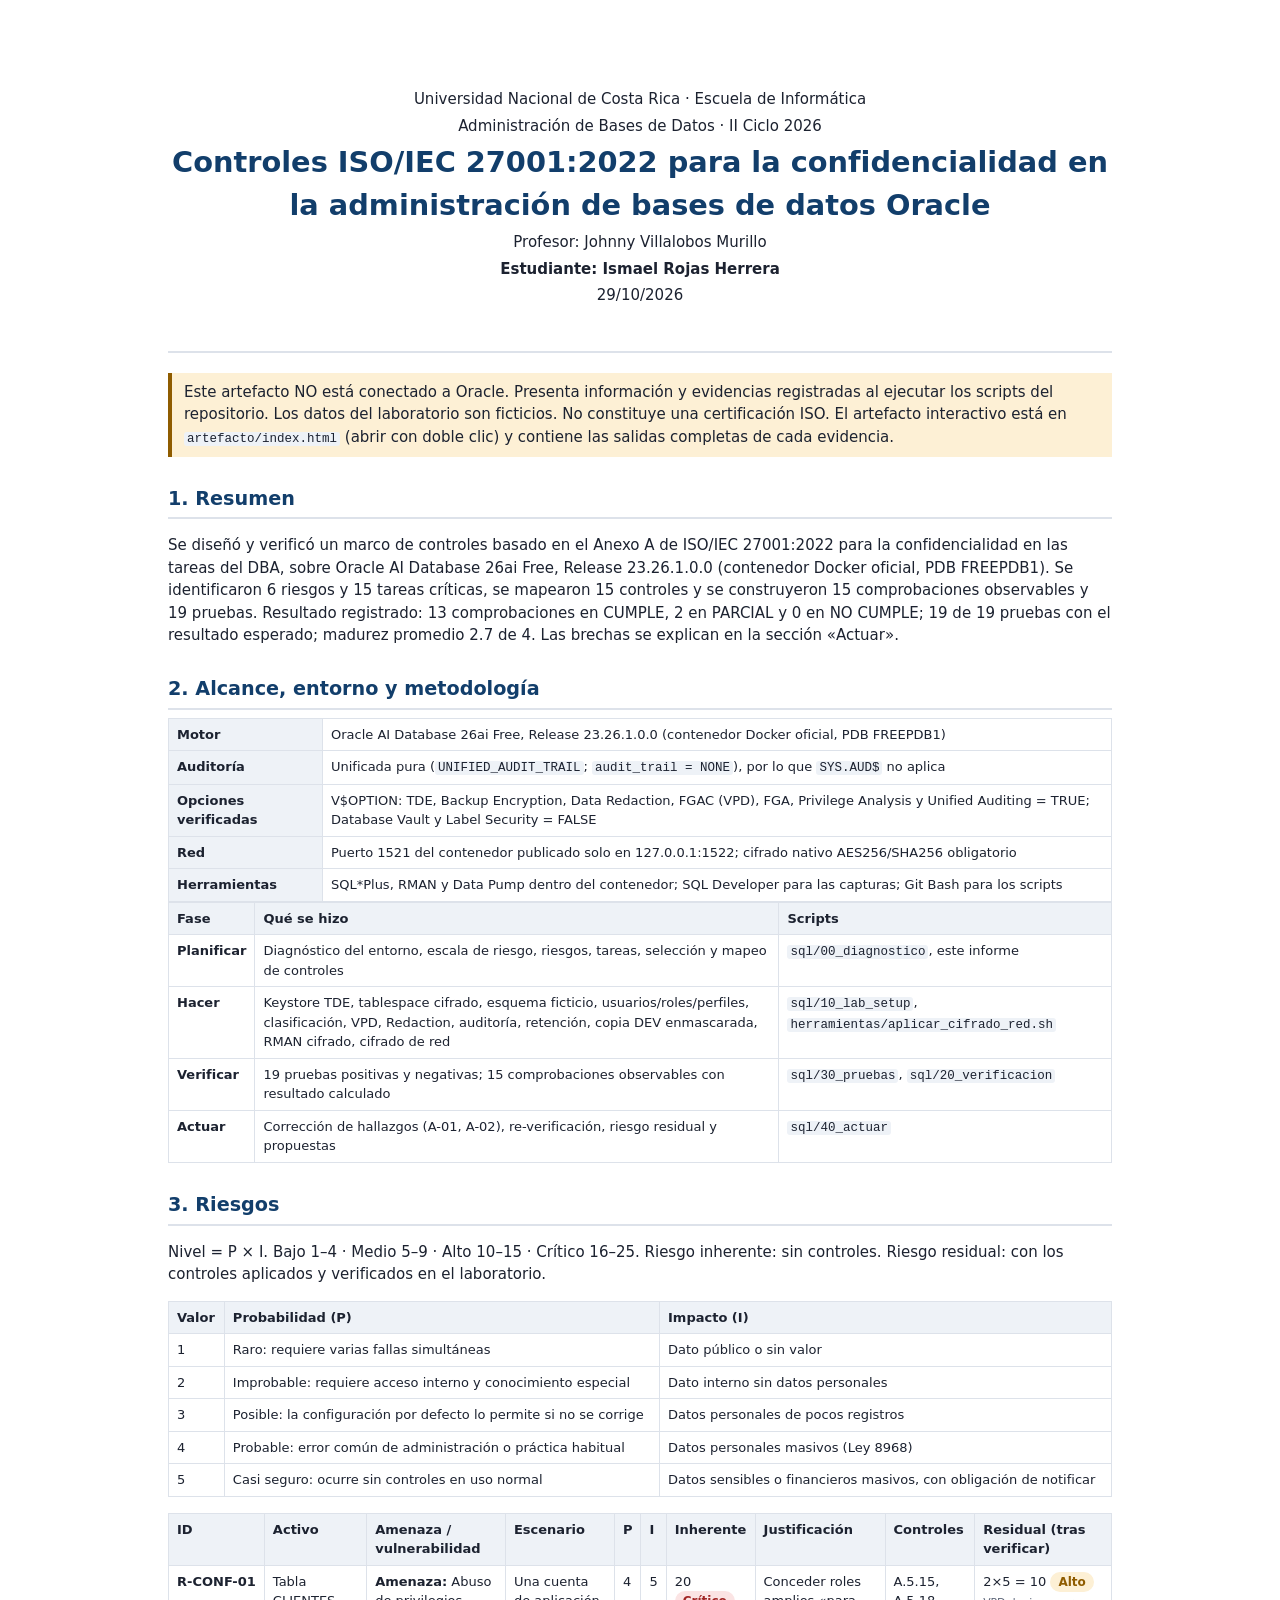
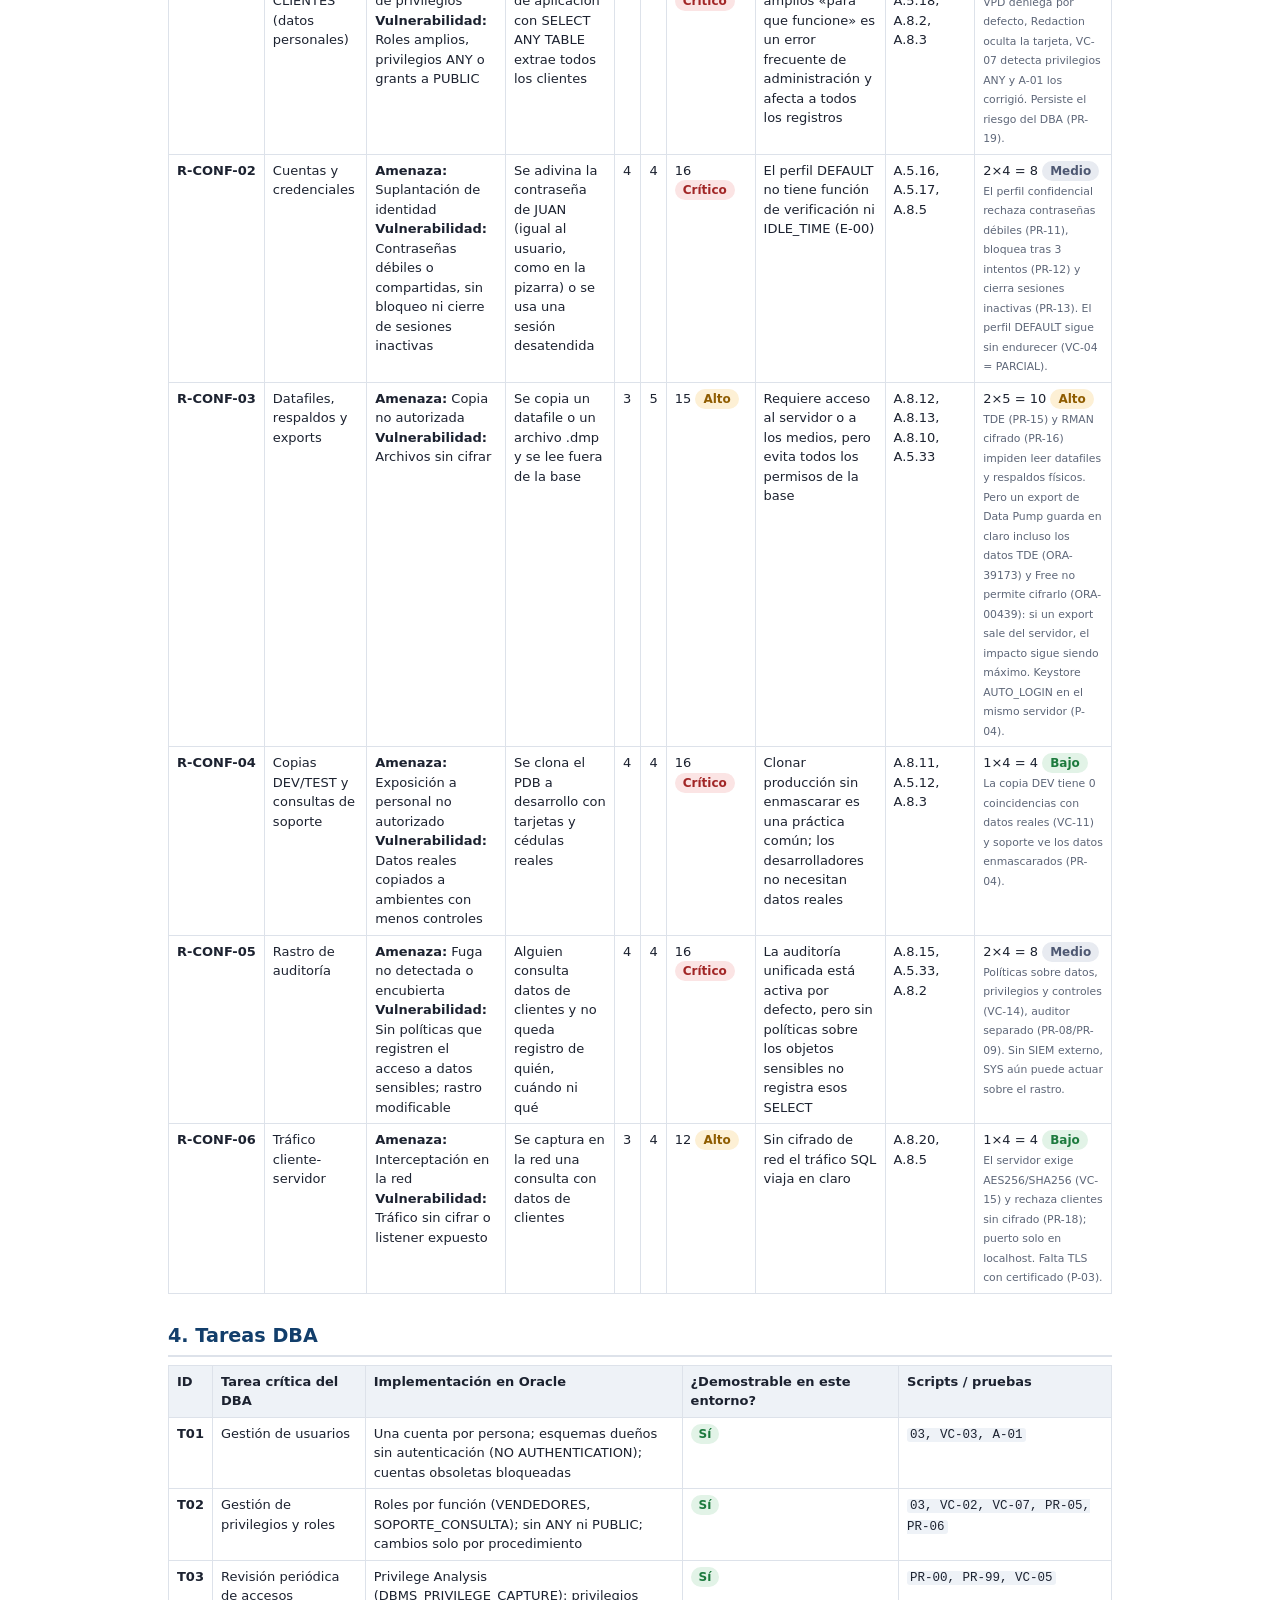
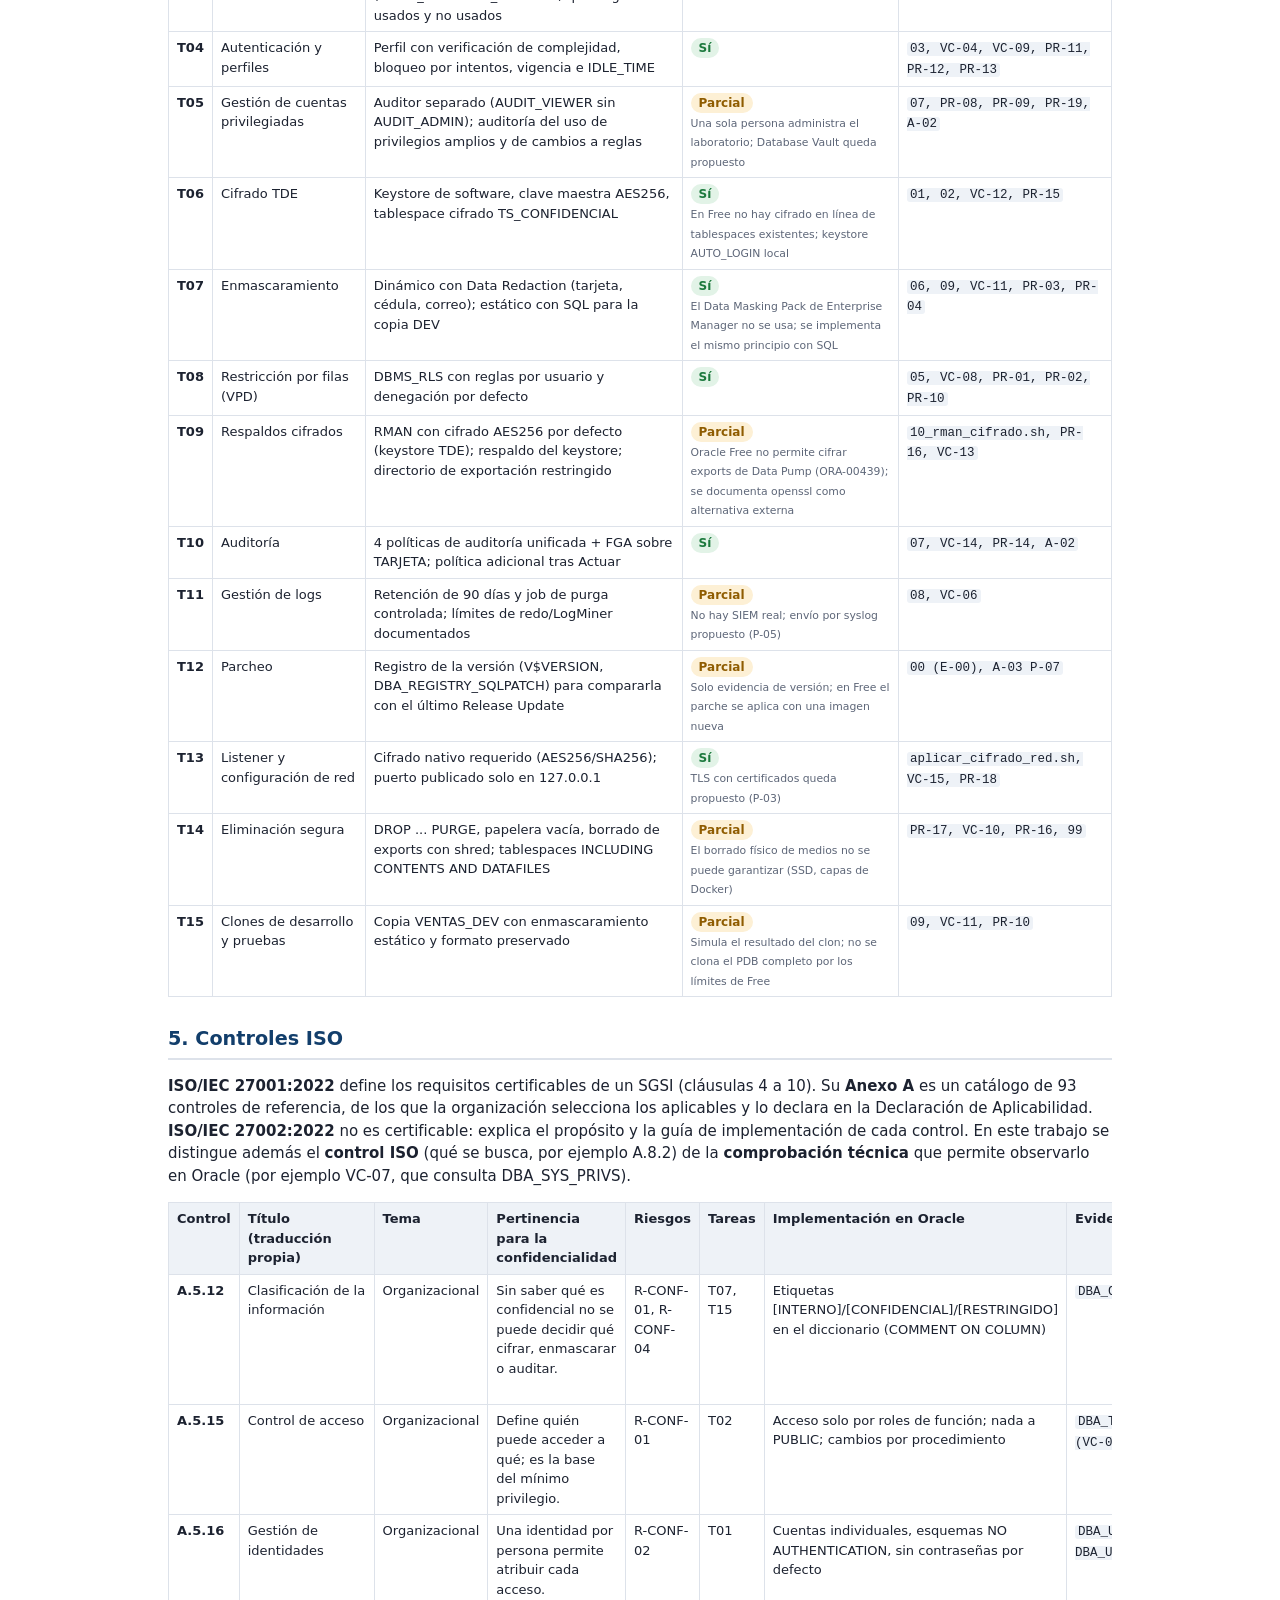
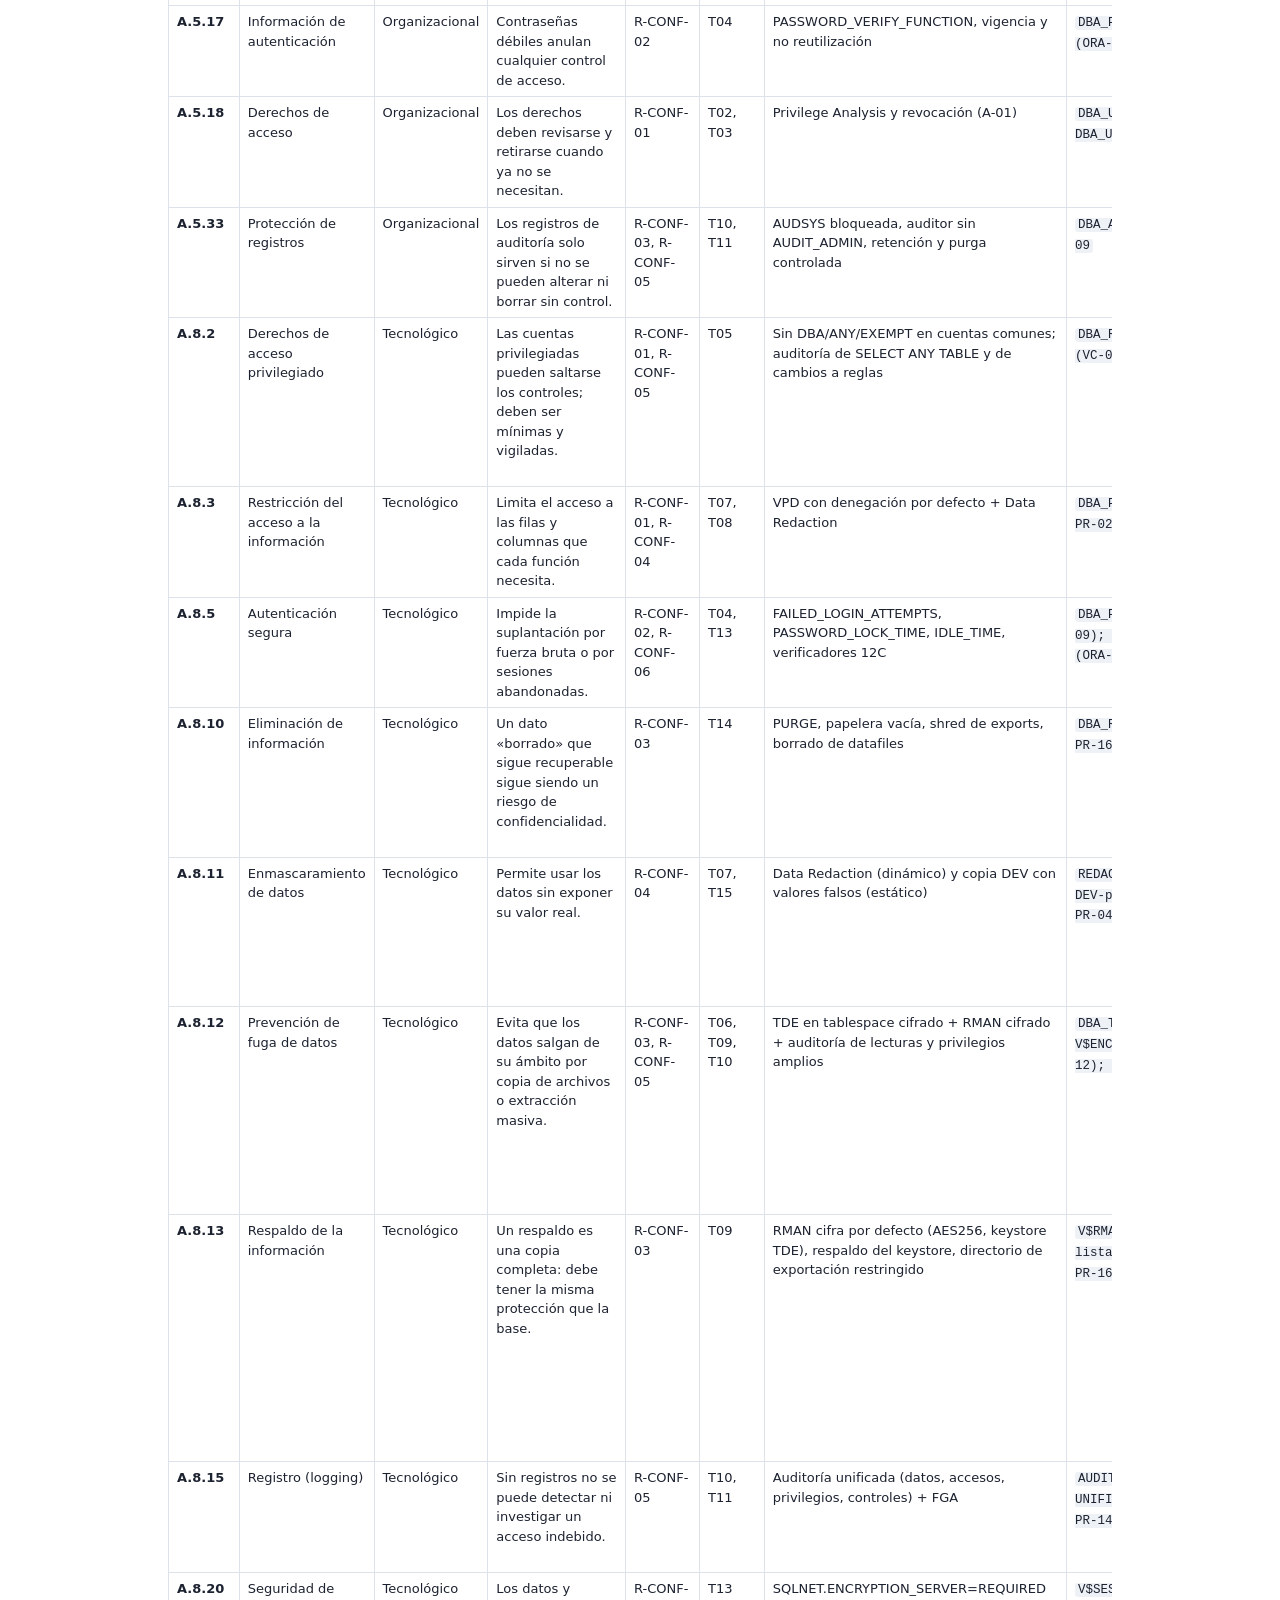
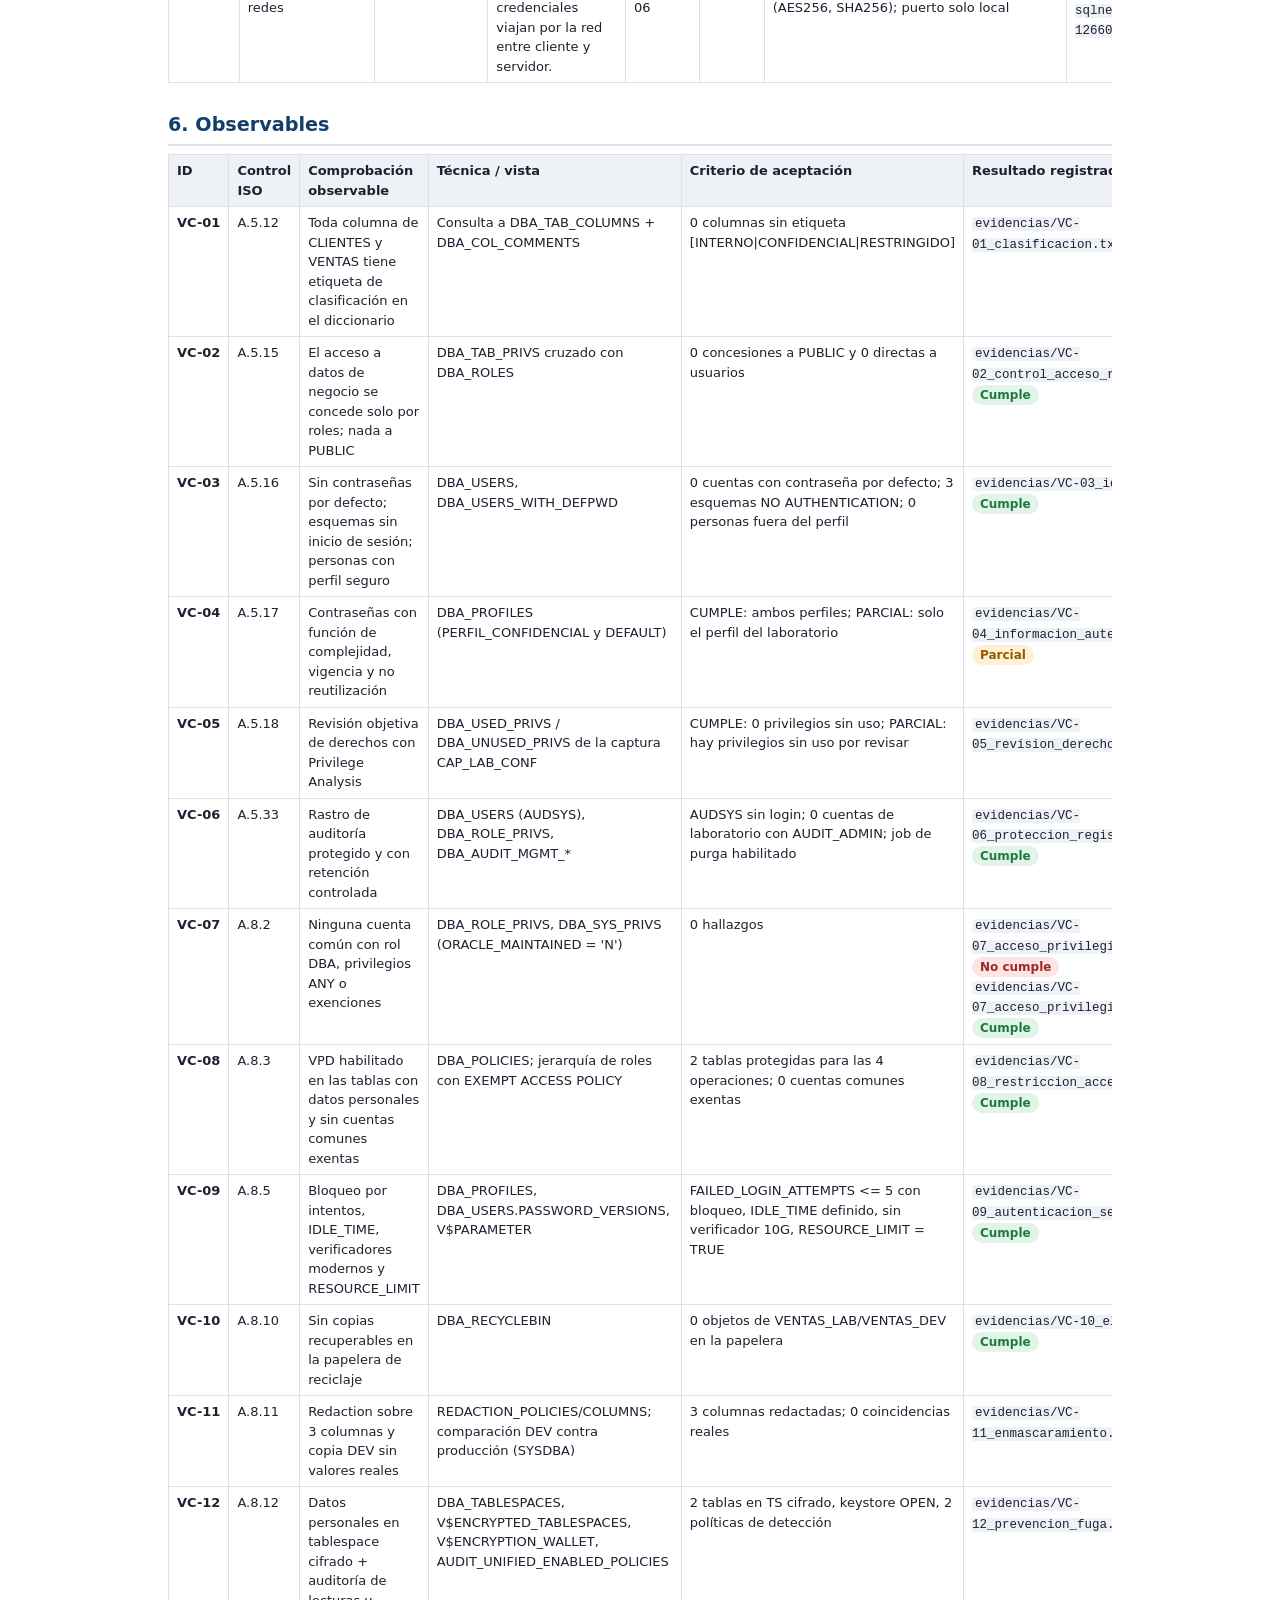
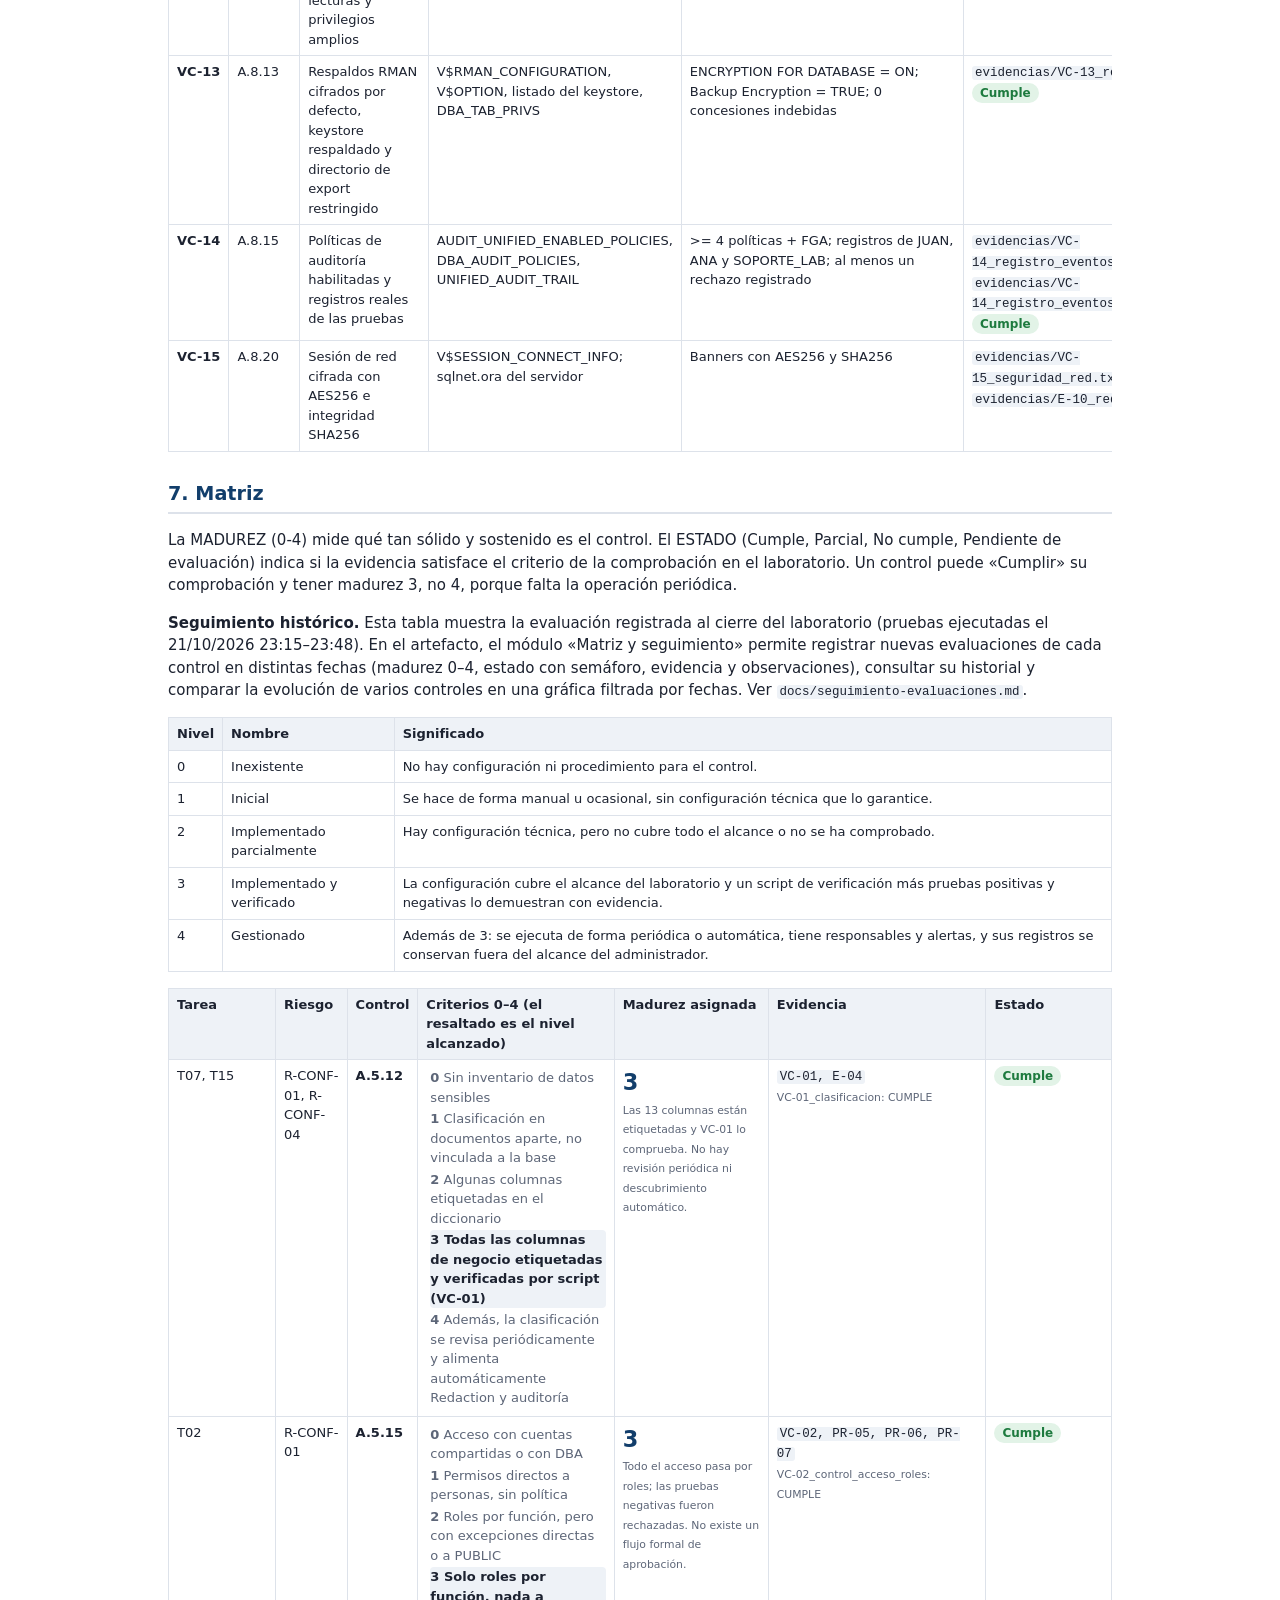
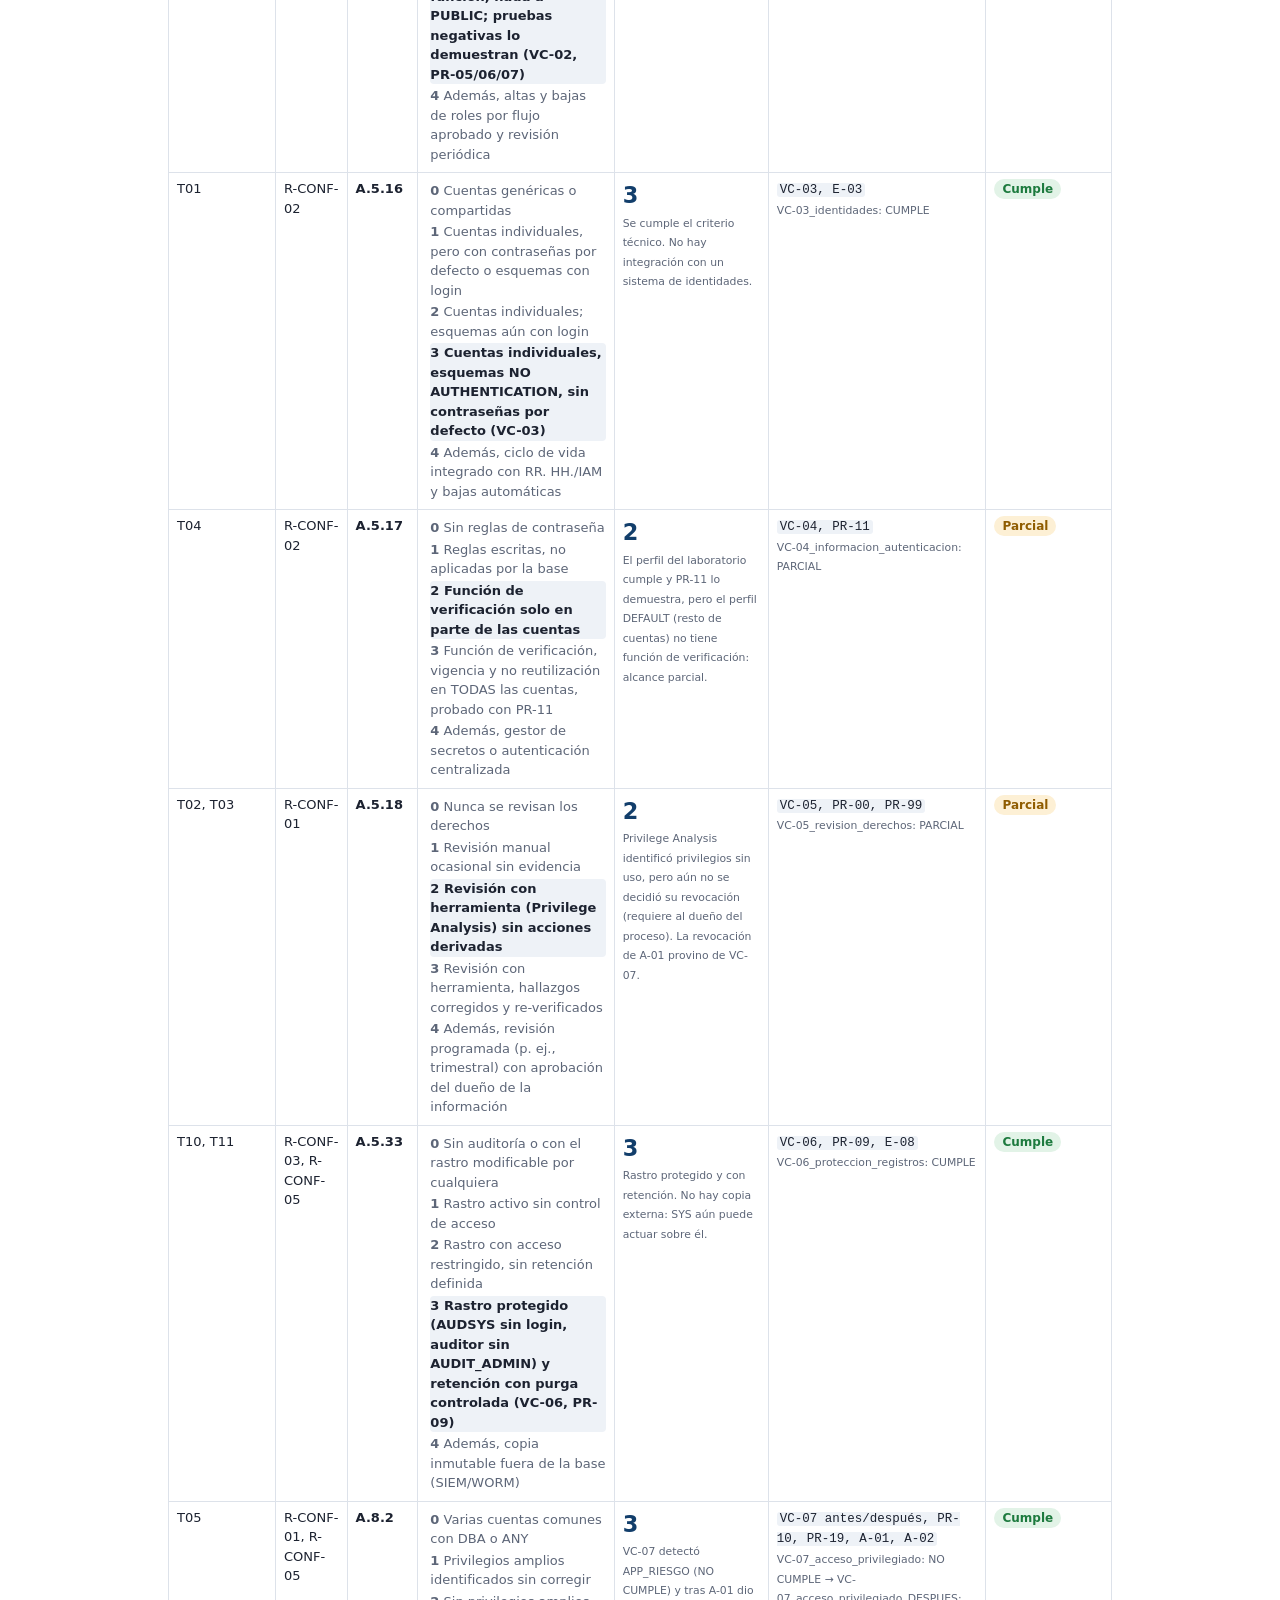
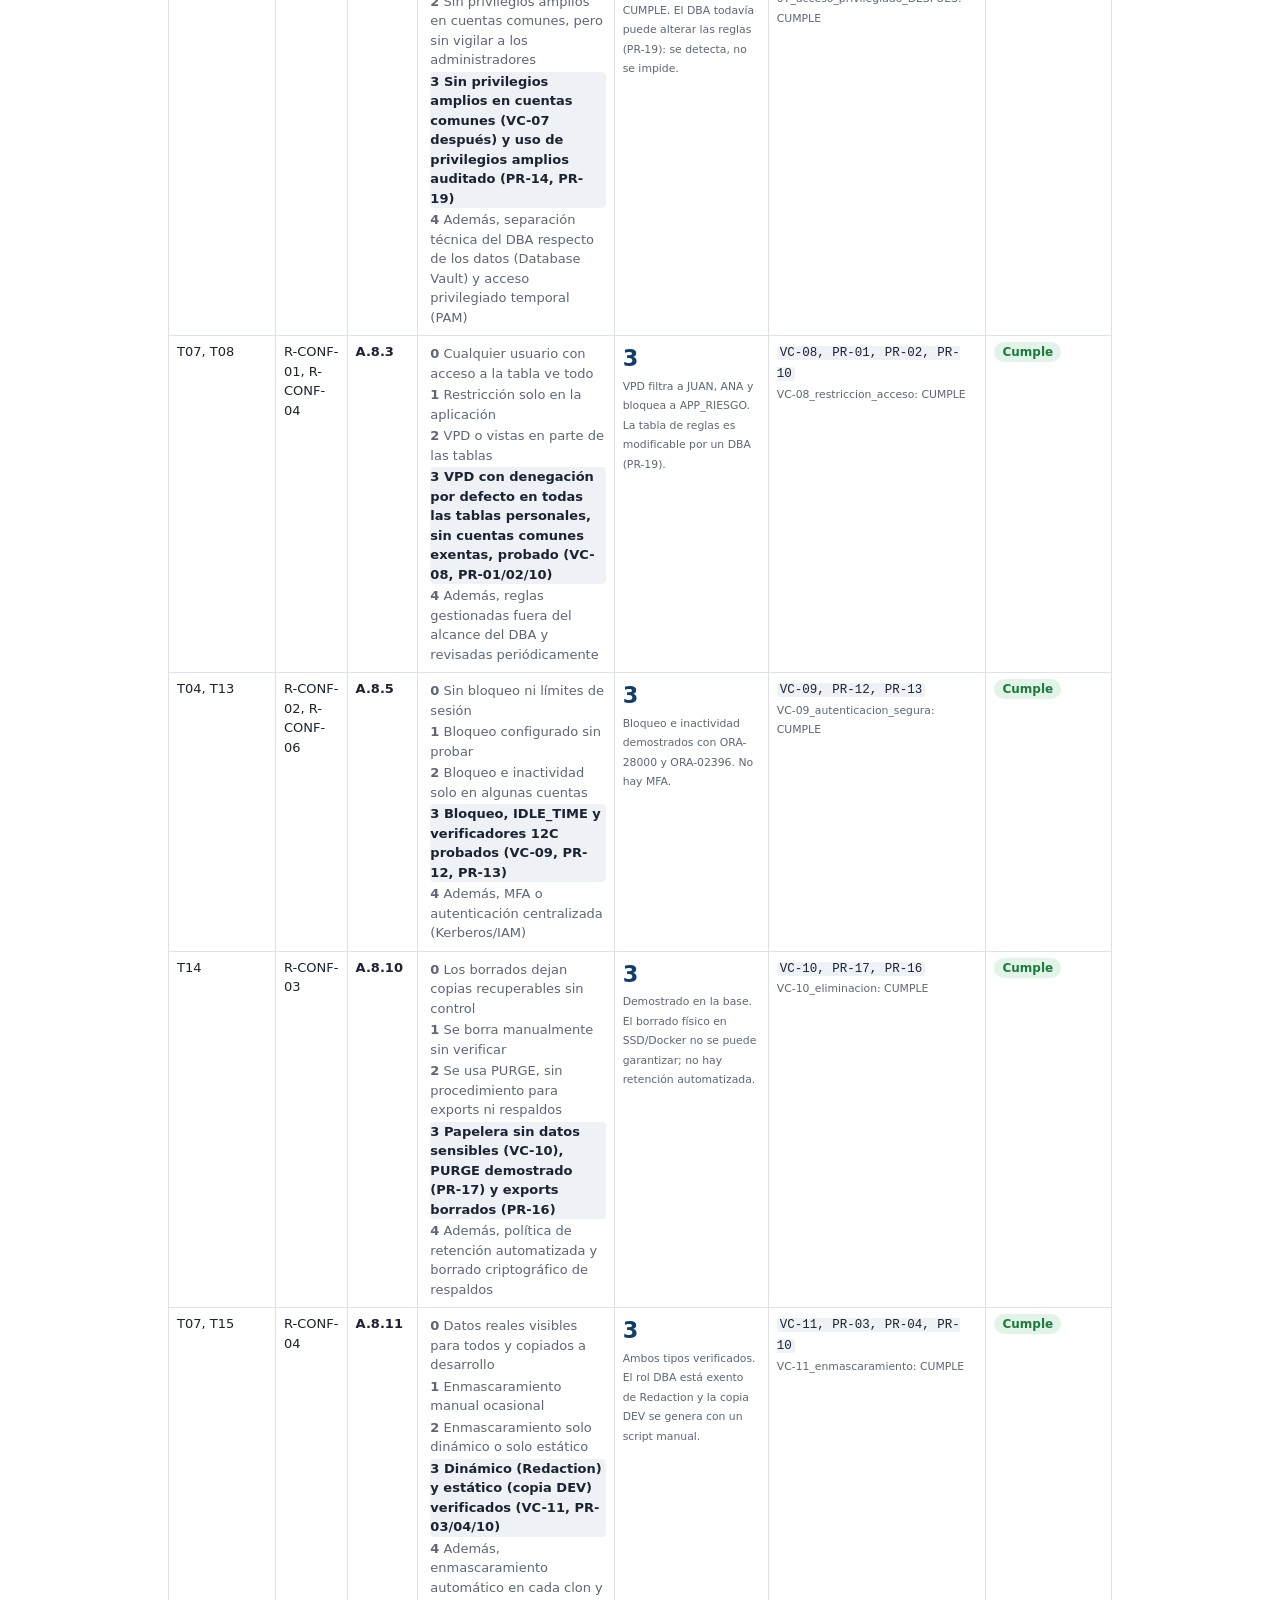
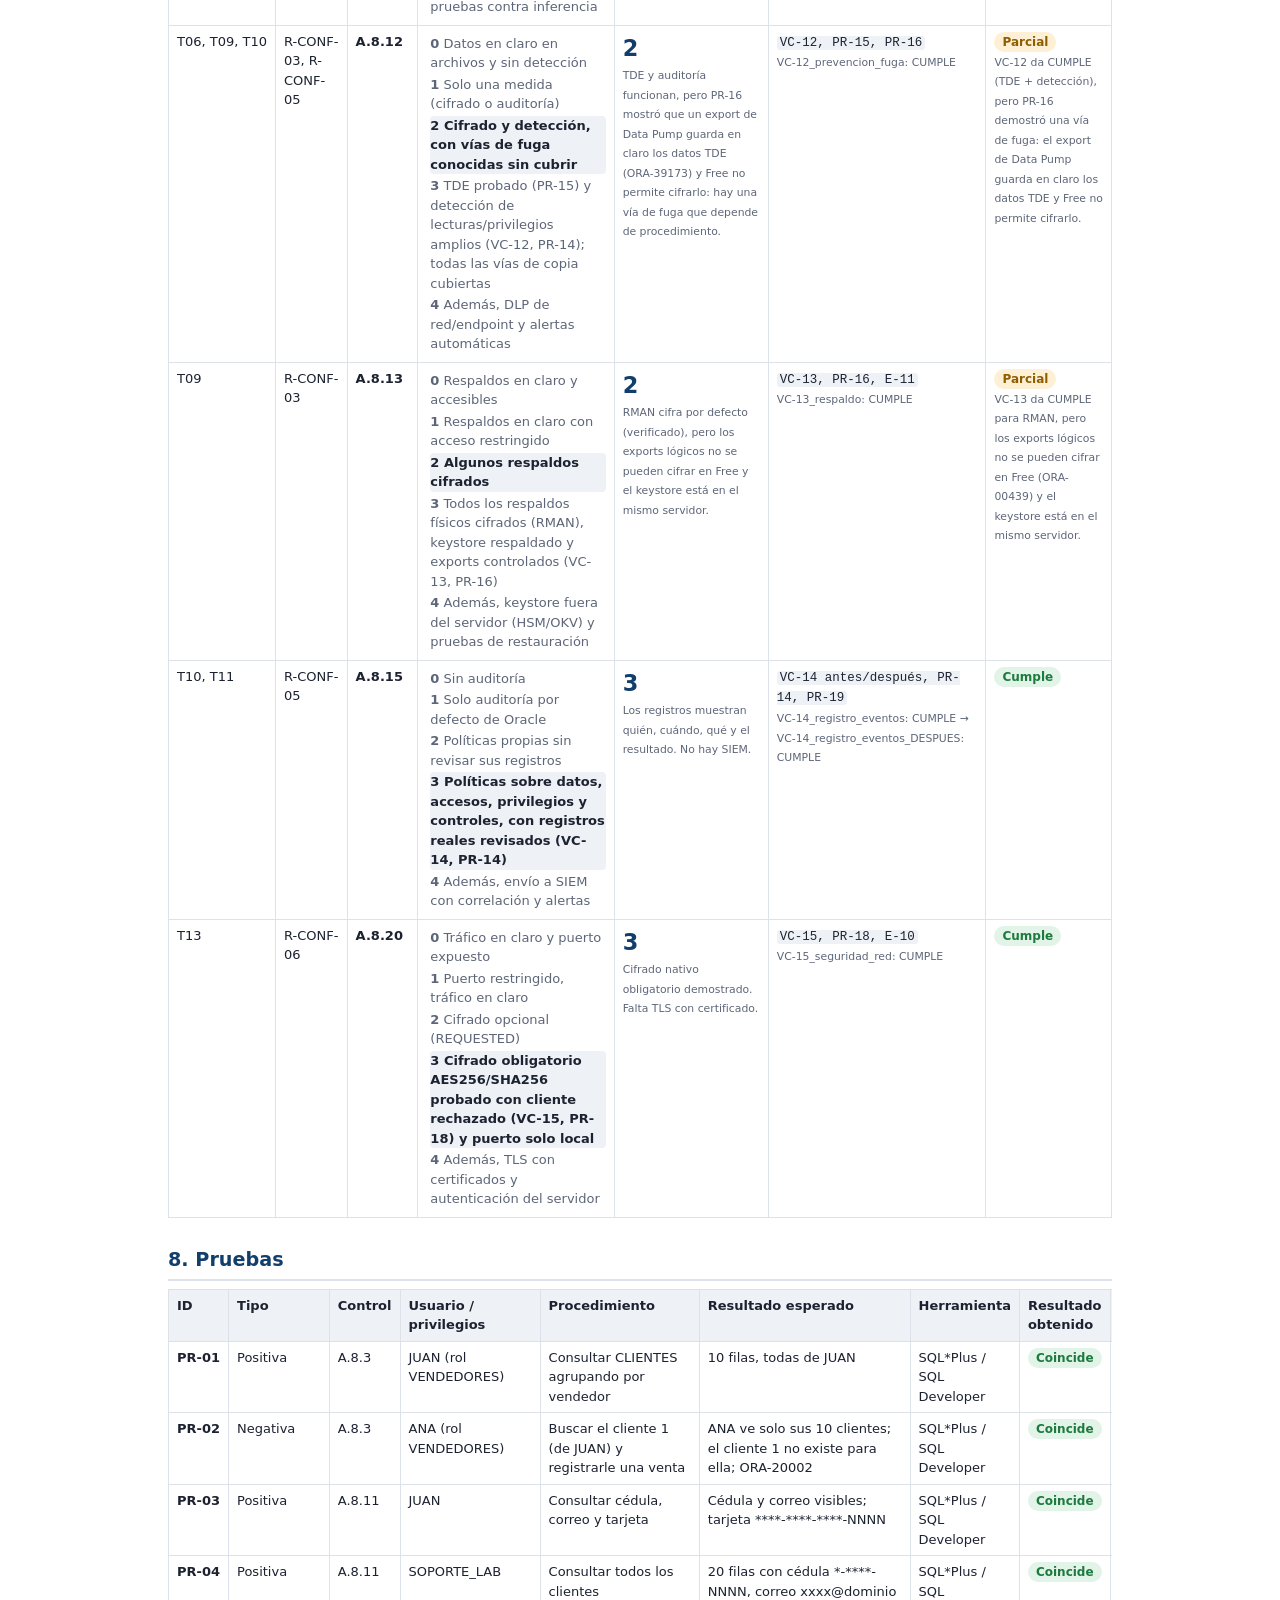
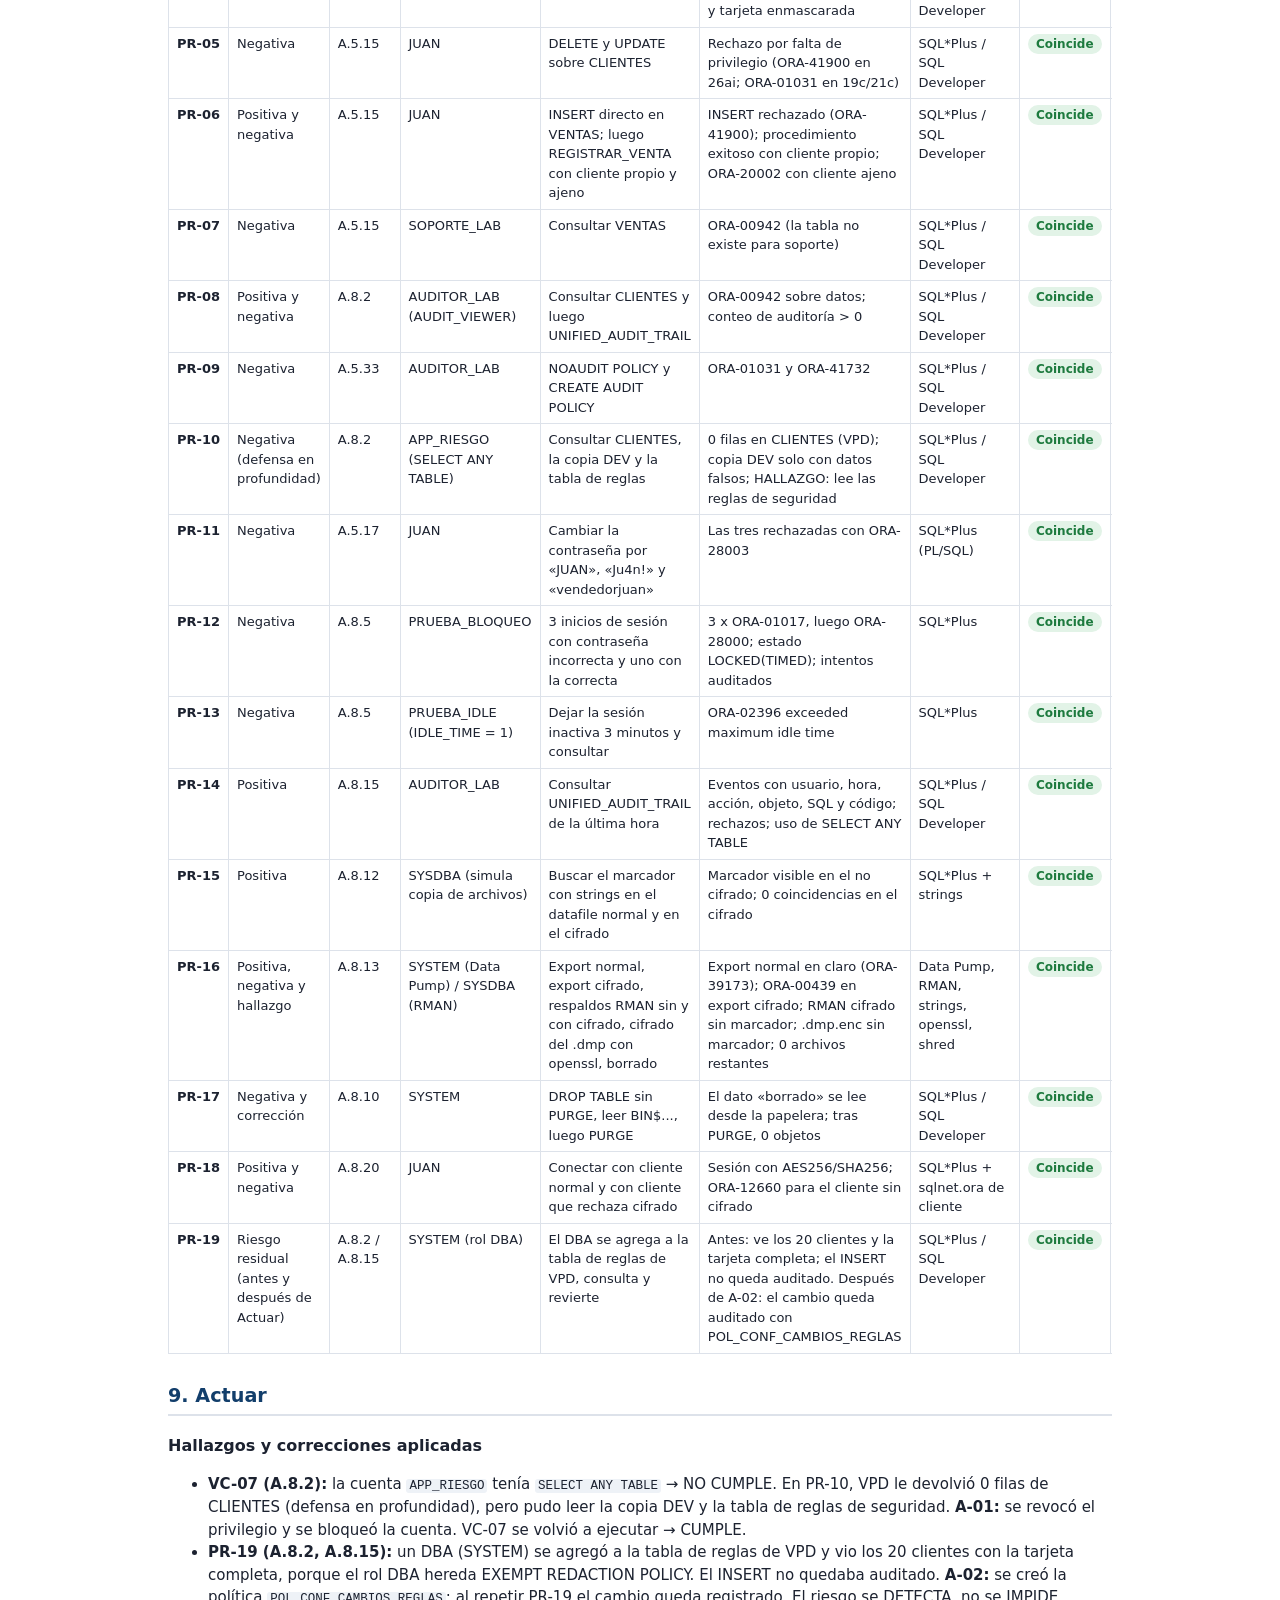
<file: docs/informe/informe.html>
<!doctype html><html lang="es"><head><meta charset="utf-8"><meta name="viewport" content="width=device-width,initial-scale=1">
<title>Informe ISO 27001 Confidencialidad Oracle</title><style>:root{color-scheme:light}
:root{--bg:#f7f8fa;--panel:#fff;--ink:#1c2230;--muted:#5d6678;--line:#dde2ea;--head:#123e6b;--soft:#eef2f7;
--ok:#1d7a3e;--okbg:#e2f3e7;--warn:#8f5c00;--warnbg:#fdf0d5;--bad:#a12626;--badbg:#fbe4e4;--pend:#4e5872;--pendbg:#e8ebf1;--acc:#1f5fa8}
*{box-sizing:border-box}body{margin:0;background:var(--bg);color:var(--ink);font:15px/1.5 "Segoe UI",system-ui,Arial,sans-serif}
a{color:var(--acc)}code{font-family:Consolas,monospace;font-size:12.5px;background:var(--soft);padding:0 3px;border-radius:3px}
h1{font-size:1.5rem;color:var(--head);margin:0 0 4px}h2{font-size:1.2rem;color:var(--head);margin:28px 0 8px;border-bottom:2px solid var(--line);padding-bottom:4px}
h3{font-size:1rem;margin:18px 0 6px}small{color:var(--muted)}
.tabla{overflow-x:auto;margin:8px 0 16px}table{border-collapse:collapse;width:100%;font-size:13px;background:var(--panel)}
th,td{border:1px solid var(--line);padding:6px 8px;vertical-align:top;text-align:left}td:first-child{white-space:nowrap}th{background:var(--soft);position:sticky;top:0}
.chip{display:inline-block;padding:1px 8px;border-radius:10px;font-size:12px;font-weight:600;white-space:nowrap}
.ok{background:var(--okbg);color:var(--ok)}.warn{background:var(--warnbg);color:var(--warn)}.bad{background:var(--badbg);color:var(--bad)}.pend{background:var(--pendbg);color:var(--pend)}
ol.crit{margin:0;padding-left:4px;list-style:none}ol.crit li{margin:2px 0;color:var(--muted)}ol.crit li.actual{color:var(--ink);font-weight:600;background:var(--soft);border-radius:4px}
.nivel{font-size:1.4rem;font-weight:700;color:var(--head)}table.mini{width:auto;max-width:100%}
.refs li{margin-bottom:8px;word-break:break-word}.firma{margin-top:24px}

body{background:#fff;color:#1c2230}main{max-width:980px;margin:0 auto;padding:24px 18px}
.portada{text-align:center;padding:60px 0 40px;border-bottom:2px solid var(--line);margin-bottom:20px}
.portada h1{font-size:1.8rem}.portada p{margin:4px 0}.aviso{border-left:4px solid var(--warn);background:var(--warnbg);padding:8px 12px}
th{position:static}
@media print{@page{size:Letter landscape;margin:12mm}main{max-width:none;padding:0}h2{break-before:page}h2.nobreak{break-before:auto}
tr,li{break-inside:avoid}.tabla{overflow:visible}a{color:inherit;text-decoration:none}}
</style></head><body><main>
<div class="portada"><p>Universidad Nacional de Costa Rica · Escuela de Informática</p><p>Administración de Bases de Datos · II Ciclo 2026</p>
<h1>Controles ISO/IEC 27001:2022 para la confidencialidad en la administración de bases de datos Oracle</h1><p>Profesor: Johnny Villalobos Murillo</p><p><strong>Estudiante: Ismael Rojas Herrera</strong></p>
<p>29/10/2026</p></div>
<p class="aviso">Este artefacto NO está conectado a Oracle. Presenta información y evidencias registradas al ejecutar los scripts del repositorio. Los datos del laboratorio son ficticios. No constituye una certificación ISO. El artefacto interactivo está en <code>artefacto/index.html</code> (abrir con doble clic) y contiene las salidas completas de cada evidencia.</p>
<h2 class="nobreak">1. Resumen</h2>
<p>Se diseñó y verificó un marco de controles basado en el Anexo A de ISO/IEC 27001:2022 para la confidencialidad en las tareas del DBA, sobre Oracle AI Database 26ai Free, Release 23.26.1.0.0 (contenedor Docker oficial, PDB FREEPDB1).
Se identificaron 6 riesgos y 15 tareas críticas, se mapearon 15 controles y se construyeron 15 comprobaciones observables y 19 pruebas.
Resultado registrado: 13 comprobaciones en CUMPLE, 2 en PARCIAL y 0 en NO CUMPLE; 19 de 19 pruebas con el resultado esperado;
madurez promedio 2.7 de 4. Las brechas se explican en la sección «Actuar».</p>
<h2 class="nobreak">2. Alcance, entorno y metodología</h2>
<table class="mini"><tbody>
<tr><th>Motor</th><td>Oracle AI Database 26ai Free, Release 23.26.1.0.0 (contenedor Docker oficial, PDB FREEPDB1)</td></tr>
<tr><th>Auditoría</th><td>Unificada pura (<code>UNIFIED_AUDIT_TRAIL</code>; <code>audit_trail = NONE</code>), por lo que <code>SYS.AUD$</code> no aplica</td></tr>
<tr><th>Opciones verificadas</th><td>V$OPTION: TDE, Backup Encryption, Data Redaction, FGAC (VPD), FGA, Privilege Analysis y Unified Auditing = TRUE; Database Vault y Label Security = FALSE</td></tr>
<tr><th>Red</th><td>Puerto 1521 del contenedor publicado solo en 127.0.0.1:1522; cifrado nativo AES256/SHA256 obligatorio</td></tr>
<tr><th>Herramientas</th><td>SQL*Plus, RMAN y Data Pump dentro del contenedor; SQL Developer para las capturas; Git Bash para los scripts</td></tr>
</tbody></table>

<table class="mini"><thead><tr><th>Fase</th><th>Qué se hizo</th><th>Scripts</th></tr></thead><tbody>
<tr><td><strong>Planificar</strong></td><td>Diagnóstico del entorno, escala de riesgo, riesgos, tareas, selección y mapeo de controles</td><td><code>sql/00_diagnostico</code>, este informe</td></tr>
<tr><td><strong>Hacer</strong></td><td>Keystore TDE, tablespace cifrado, esquema ficticio, usuarios/roles/perfiles, clasificación, VPD, Redaction, auditoría, retención, copia DEV enmascarada, RMAN cifrado, cifrado de red</td><td><code>sql/10_lab_setup</code>, <code>herramientas/aplicar_cifrado_red.sh</code></td></tr>
<tr><td><strong>Verificar</strong></td><td>19 pruebas positivas y negativas; 15 comprobaciones observables con resultado calculado</td><td><code>sql/30_pruebas</code>, <code>sql/20_verificacion</code></td></tr>
<tr><td><strong>Actuar</strong></td><td>Corrección de hallazgos (A-01, A-02), re-verificación, riesgo residual y propuestas</td><td><code>sql/40_actuar</code></td></tr>
</tbody></table>

<h2>3. Riesgos</h2><p>Nivel = P × I. Bajo 1–4 · Medio 5–9 · Alto 10–15 · Crítico 16–25. Riesgo inherente: sin controles. Riesgo residual: con los controles aplicados y verificados en el laboratorio.</p><div class="tabla"><table><thead><tr><th>Valor</th><th>Probabilidad (P)</th><th>Impacto (I)</th></tr></thead><tbody><tr><td>1</td><td>Raro: requiere varias fallas simultáneas</td><td>Dato público o sin valor</td></tr><tr><td>2</td><td>Improbable: requiere acceso interno y conocimiento especial</td><td>Dato interno sin datos personales</td></tr><tr><td>3</td><td>Posible: la configuración por defecto lo permite si no se corrige</td><td>Datos personales de pocos registros</td></tr><tr><td>4</td><td>Probable: error común de administración o práctica habitual</td><td>Datos personales masivos (Ley 8968)</td></tr><tr><td>5</td><td>Casi seguro: ocurre sin controles en uso normal</td><td>Datos sensibles o financieros masivos, con obligación de notificar</td></tr></tbody></table></div><div class="tabla"><table id="t-riesgos" class="filtrable"><thead><tr><th>ID</th><th>Activo</th><th>Amenaza / vulnerabilidad</th><th>Escenario</th><th>P</th><th>I</th><th>Inherente</th><th>Justificación</th><th>Controles</th><th>Residual (tras verificar)</th></tr></thead><tbody><tr><td><strong>R-CONF-01</strong></td><td>Tabla CLIENTES (datos personales)</td><td><strong>Amenaza:</strong> Abuso de privilegios<br><strong>Vulnerabilidad:</strong> Roles amplios, privilegios ANY o grants a PUBLIC</td><td>Una cuenta de aplicación con SELECT ANY TABLE extrae todos los clientes</td><td>4</td><td>5</td><td>20 <span class="chip bad">Crítico</span></td><td>Conceder roles amplios «para que funcione» es un error frecuente de administración y afecta a todos los registros</td><td>A.5.15, A.5.18, A.8.2, A.8.3</td><td>2×5 = 10 <span class="chip warn">Alto</span><br><small>VPD deniega por defecto, Redaction oculta la tarjeta, VC-07 detecta privilegios ANY y A-01 los corrigió. Persiste el riesgo del DBA (PR-19).</small></td></tr><tr><td><strong>R-CONF-02</strong></td><td>Cuentas y credenciales</td><td><strong>Amenaza:</strong> Suplantación de identidad<br><strong>Vulnerabilidad:</strong> Contraseñas débiles o compartidas, sin bloqueo ni cierre de sesiones inactivas</td><td>Se adivina la contraseña de JUAN (igual al usuario, como en la pizarra) o se usa una sesión desatendida</td><td>4</td><td>4</td><td>16 <span class="chip bad">Crítico</span></td><td>El perfil DEFAULT no tiene función de verificación ni IDLE_TIME (E-00)</td><td>A.5.16, A.5.17, A.8.5</td><td>2×4 = 8 <span class="chip pend">Medio</span><br><small>El perfil confidencial rechaza contraseñas débiles (PR-11), bloquea tras 3 intentos (PR-12) y cierra sesiones inactivas (PR-13). El perfil DEFAULT sigue sin endurecer (VC-04 = PARCIAL).</small></td></tr><tr><td><strong>R-CONF-03</strong></td><td>Datafiles, respaldos y exports</td><td><strong>Amenaza:</strong> Copia no autorizada<br><strong>Vulnerabilidad:</strong> Archivos sin cifrar</td><td>Se copia un datafile o un archivo .dmp y se lee fuera de la base</td><td>3</td><td>5</td><td>15 <span class="chip warn">Alto</span></td><td>Requiere acceso al servidor o a los medios, pero evita todos los permisos de la base</td><td>A.8.12, A.8.13, A.8.10, A.5.33</td><td>2×5 = 10 <span class="chip warn">Alto</span><br><small>TDE (PR-15) y RMAN cifrado (PR-16) impiden leer datafiles y respaldos físicos. Pero un export de Data Pump guarda en claro incluso los datos TDE (ORA-39173) y Free no permite cifrarlo (ORA-00439): si un export sale del servidor, el impacto sigue siendo máximo. Keystore AUTO_LOGIN en el mismo servidor (P-04).</small></td></tr><tr><td><strong>R-CONF-04</strong></td><td>Copias DEV/TEST y consultas de soporte</td><td><strong>Amenaza:</strong> Exposición a personal no autorizado<br><strong>Vulnerabilidad:</strong> Datos reales copiados a ambientes con menos controles</td><td>Se clona el PDB a desarrollo con tarjetas y cédulas reales</td><td>4</td><td>4</td><td>16 <span class="chip bad">Crítico</span></td><td>Clonar producción sin enmascarar es una práctica común; los desarrolladores no necesitan datos reales</td><td>A.8.11, A.5.12, A.8.3</td><td>1×4 = 4 <span class="chip ok">Bajo</span><br><small>La copia DEV tiene 0 coincidencias con datos reales (VC-11) y soporte ve los datos enmascarados (PR-04).</small></td></tr><tr><td><strong>R-CONF-05</strong></td><td>Rastro de auditoría</td><td><strong>Amenaza:</strong> Fuga no detectada o encubierta<br><strong>Vulnerabilidad:</strong> Sin políticas que registren el acceso a datos sensibles; rastro modificable</td><td>Alguien consulta datos de clientes y no queda registro de quién, cuándo ni qué</td><td>4</td><td>4</td><td>16 <span class="chip bad">Crítico</span></td><td>La auditoría unificada está activa por defecto, pero sin políticas sobre los objetos sensibles no registra esos SELECT</td><td>A.8.15, A.5.33, A.8.2</td><td>2×4 = 8 <span class="chip pend">Medio</span><br><small>Políticas sobre datos, privilegios y controles (VC-14), auditor separado (PR-08/PR-09). Sin SIEM externo, SYS aún puede actuar sobre el rastro.</small></td></tr><tr><td><strong>R-CONF-06</strong></td><td>Tráfico cliente-servidor</td><td><strong>Amenaza:</strong> Interceptación en la red<br><strong>Vulnerabilidad:</strong> Tráfico sin cifrar o listener expuesto</td><td>Se captura en la red una consulta con datos de clientes</td><td>3</td><td>4</td><td>12 <span class="chip warn">Alto</span></td><td>Sin cifrado de red el tráfico SQL viaja en claro</td><td>A.8.20, A.8.5</td><td>1×4 = 4 <span class="chip ok">Bajo</span><br><small>El servidor exige AES256/SHA256 (VC-15) y rechaza clientes sin cifrado (PR-18); puerto solo en localhost. Falta TLS con certificado (P-03).</small></td></tr></tbody></table></div><h2>4. Tareas DBA</h2><div class="tabla"><table id="t-tareas" class="filtrable"><thead><tr><th>ID</th><th>Tarea crítica del DBA</th><th>Implementación en Oracle</th><th>¿Demostrable en este entorno?</th><th>Scripts / pruebas</th></tr></thead><tbody><tr><td><strong>T01</strong></td><td>Gestión de usuarios</td><td>Una cuenta por persona; esquemas dueños sin autenticación (NO AUTHENTICATION); cuentas obsoletas bloqueadas</td><td><span class="chip ok">Sí</span></td><td><code>03, VC-03, A-01</code></td></tr><tr><td><strong>T02</strong></td><td>Gestión de privilegios y roles</td><td>Roles por función (VENDEDORES, SOPORTE_CONSULTA); sin ANY ni PUBLIC; cambios solo por procedimiento</td><td><span class="chip ok">Sí</span></td><td><code>03, VC-02, VC-07, PR-05, PR-06</code></td></tr><tr><td><strong>T03</strong></td><td>Revisión periódica de accesos</td><td>Privilege Analysis (DBMS_PRIVILEGE_CAPTURE): privilegios usados y no usados</td><td><span class="chip ok">Sí</span></td><td><code>PR-00, PR-99, VC-05</code></td></tr><tr><td><strong>T04</strong></td><td>Autenticación y perfiles</td><td>Perfil con verificación de complejidad, bloqueo por intentos, vigencia e IDLE_TIME</td><td><span class="chip ok">Sí</span></td><td><code>03, VC-04, VC-09, PR-11, PR-12, PR-13</code></td></tr><tr><td><strong>T05</strong></td><td>Gestión de cuentas privilegiadas</td><td>Auditor separado (AUDIT_VIEWER sin AUDIT_ADMIN); auditoría del uso de privilegios amplios y de cambios a reglas</td><td><span class="chip warn">Parcial</span><br><small>Una sola persona administra el laboratorio; Database Vault queda propuesto</small></td><td><code>07, PR-08, PR-09, PR-19, A-02</code></td></tr><tr><td><strong>T06</strong></td><td>Cifrado TDE</td><td>Keystore de software, clave maestra AES256, tablespace cifrado TS_CONFIDENCIAL</td><td><span class="chip ok">Sí</span><br><small>En Free no hay cifrado en línea de tablespaces existentes; keystore AUTO_LOGIN local</small></td><td><code>01, 02, VC-12, PR-15</code></td></tr><tr><td><strong>T07</strong></td><td>Enmascaramiento</td><td>Dinámico con Data Redaction (tarjeta, cédula, correo); estático con SQL para la copia DEV</td><td><span class="chip ok">Sí</span><br><small>El Data Masking Pack de Enterprise Manager no se usa; se implementa el mismo principio con SQL</small></td><td><code>06, 09, VC-11, PR-03, PR-04</code></td></tr><tr><td><strong>T08</strong></td><td>Restricción por filas (VPD)</td><td>DBMS_RLS con reglas por usuario y denegación por defecto</td><td><span class="chip ok">Sí</span></td><td><code>05, VC-08, PR-01, PR-02, PR-10</code></td></tr><tr><td><strong>T09</strong></td><td>Respaldos cifrados</td><td>RMAN con cifrado AES256 por defecto (keystore TDE); respaldo del keystore; directorio de exportación restringido</td><td><span class="chip warn">Parcial</span><br><small>Oracle Free no permite cifrar exports de Data Pump (ORA-00439); se documenta openssl como alternativa externa</small></td><td><code>10_rman_cifrado.sh, PR-16, VC-13</code></td></tr><tr><td><strong>T10</strong></td><td>Auditoría</td><td>4 políticas de auditoría unificada + FGA sobre TARJETA; política adicional tras Actuar</td><td><span class="chip ok">Sí</span></td><td><code>07, VC-14, PR-14, A-02</code></td></tr><tr><td><strong>T11</strong></td><td>Gestión de logs</td><td>Retención de 90 días y job de purga controlada; límites de redo/LogMiner documentados</td><td><span class="chip warn">Parcial</span><br><small>No hay SIEM real; envío por syslog propuesto (P-05)</small></td><td><code>08, VC-06</code></td></tr><tr><td><strong>T12</strong></td><td>Parcheo</td><td>Registro de la versión (V$VERSION, DBA_REGISTRY_SQLPATCH) para compararla con el último Release Update</td><td><span class="chip warn">Parcial</span><br><small>Solo evidencia de versión; en Free el parche se aplica con una imagen nueva</small></td><td><code>00 (E-00), A-03 P-07</code></td></tr><tr><td><strong>T13</strong></td><td>Listener y configuración de red</td><td>Cifrado nativo requerido (AES256/SHA256); puerto publicado solo en 127.0.0.1</td><td><span class="chip ok">Sí</span><br><small>TLS con certificados queda propuesto (P-03)</small></td><td><code>aplicar_cifrado_red.sh, VC-15, PR-18</code></td></tr><tr><td><strong>T14</strong></td><td>Eliminación segura</td><td>DROP ... PURGE, papelera vacía, borrado de exports con shred; tablespaces INCLUDING CONTENTS AND DATAFILES</td><td><span class="chip warn">Parcial</span><br><small>El borrado físico de medios no se puede garantizar (SSD, capas de Docker)</small></td><td><code>PR-17, VC-10, PR-16, 99</code></td></tr><tr><td><strong>T15</strong></td><td>Clones de desarrollo y pruebas</td><td>Copia VENTAS_DEV con enmascaramiento estático y formato preservado</td><td><span class="chip warn">Parcial</span><br><small>Simula el resultado del clon; no se clona el PDB completo por los límites de Free</small></td><td><code>09, VC-11, PR-10</code></td></tr></tbody></table></div><h2>5. Controles ISO</h2>
<p><strong>ISO/IEC 27001:2022</strong> define los requisitos certificables de un SGSI (cláusulas 4 a 10). Su <strong>Anexo A</strong> es un catálogo de 93 controles de referencia, de los que la organización selecciona los aplicables y lo declara en la Declaración de Aplicabilidad. <strong>ISO/IEC 27002:2022</strong> no es certificable: explica el propósito y la guía de implementación de cada control. En este trabajo se distingue además el <strong>control ISO</strong> (qué se busca, por ejemplo A.8.2) de la <strong>comprobación técnica</strong> que permite observarlo en Oracle (por ejemplo VC-07, que consulta DBA_SYS_PRIVS).</p>
<div class="tabla"><table id="t-controles" class="filtrable"><thead><tr><th>Control</th><th>Título (traducción propia)</th><th>Tema</th><th>Pertinencia para la confidencialidad</th><th>Riesgos</th><th>Tareas</th><th>Implementación en Oracle</th><th>Evidencia observable</th><th>Limitaciones</th></tr></thead><tbody><tr><td><strong>A.5.12</strong></td><td>Clasificación de la información</td><td>Organizacional</td><td>Sin saber qué es confidencial no se puede decidir qué cifrar, enmascarar o auditar.</td><td>R-CONF-01, R-CONF-04</td><td>T07, T15</td><td>Etiquetas [INTERNO]/[CONFIDENCIAL]/[RESTRINGIDO] en el diccionario (COMMENT ON COLUMN)</td><td><code>DBA_COL_COMMENTS (VC-01)</code></td><td>Documenta la clasificación; no protege por sí misma ni valida que sea correcta</td></tr><tr><td><strong>A.5.15</strong></td><td>Control de acceso</td><td>Organizacional</td><td>Define quién puede acceder a qué; es la base del mínimo privilegio.</td><td>R-CONF-01</td><td>T02</td><td>Acceso solo por roles de función; nada a PUBLIC; cambios por procedimiento</td><td><code>DBA_TAB_PRIVS, DBA_ROLE_PRIVS (VC-02); PR-05, PR-06, PR-07</code></td><td>No cubre privilegios de sistema (ver A.8.2)</td></tr><tr><td><strong>A.5.16</strong></td><td>Gestión de identidades</td><td>Organizacional</td><td>Una identidad por persona permite atribuir cada acceso.</td><td>R-CONF-02</td><td>T01</td><td>Cuentas individuales, esquemas NO AUTHENTICATION, sin contraseñas por defecto</td><td><code>DBA_USERS, DBA_USERS_WITH_DEFPWD (VC-03)</code></td><td>No detecta cuentas compartidas de hecho</td></tr><tr><td><strong>A.5.17</strong></td><td>Información de autenticación</td><td>Organizacional</td><td>Contraseñas débiles anulan cualquier control de acceso.</td><td>R-CONF-02</td><td>T04</td><td>PASSWORD_VERIFY_FUNCTION, vigencia y no reutilización</td><td><code>DBA_PROFILES (VC-04); PR-11 (ORA-28003)</code></td><td>El perfil DEFAULT (global) no se modificó</td></tr><tr><td><strong>A.5.18</strong></td><td>Derechos de acceso</td><td>Organizacional</td><td>Los derechos deben revisarse y retirarse cuando ya no se necesitan.</td><td>R-CONF-01</td><td>T02, T03</td><td>Privilege Analysis y revocación (A-01)</td><td><code>DBA_USED_PRIVS / DBA_UNUSED_PRIVS (VC-05)</code></td><td>Refleja solo el período capturado</td></tr><tr><td><strong>A.5.33</strong></td><td>Protección de registros</td><td>Organizacional</td><td>Los registros de auditoría solo sirven si no se pueden alterar ni borrar sin control.</td><td>R-CONF-03, R-CONF-05</td><td>T10, T11</td><td>AUDSYS bloqueada, auditor sin AUDIT_ADMIN, retención y purga controlada</td><td><code>DBA_AUDIT_MGMT_* (VC-06); PR-09</code></td><td>SYS puede actuar sobre el rastro; falta copia externa (SIEM)</td></tr><tr><td><strong>A.8.2</strong></td><td>Derechos de acceso privilegiado</td><td>Tecnológico</td><td>Las cuentas privilegiadas pueden saltarse los controles; deben ser mínimas y vigiladas.</td><td>R-CONF-01, R-CONF-05</td><td>T05</td><td>Sin DBA/ANY/EXEMPT en cuentas comunes; auditoría de SELECT ANY TABLE y de cambios a reglas</td><td><code>DBA_ROLE_PRIVS, DBA_SYS_PRIVS (VC-07); PR-10, PR-19</code></td><td>El DBA sigue pudiendo alterar reglas: se detecta, no se impide (Database Vault propuesto)</td></tr><tr><td><strong>A.8.3</strong></td><td>Restricción del acceso a la información</td><td>Tecnológico</td><td>Limita el acceso a las filas y columnas que cada función necesita.</td><td>R-CONF-01, R-CONF-04</td><td>T07, T08</td><td>VPD con denegación por defecto + Data Redaction</td><td><code>DBA_POLICIES (VC-08); PR-01, PR-02, PR-10</code></td><td>SYS y EXEMPT ACCESS POLICY no se ven afectados</td></tr><tr><td><strong>A.8.5</strong></td><td>Autenticación segura</td><td>Tecnológico</td><td>Impide la suplantación por fuerza bruta o por sesiones abandonadas.</td><td>R-CONF-02, R-CONF-06</td><td>T04, T13</td><td>FAILED_LOGIN_ATTEMPTS, PASSWORD_LOCK_TIME, IDLE_TIME, verificadores 12C</td><td><code>DBA_PROFILES, DBA_USERS (VC-09); PR-12 (ORA-28000), PR-13 (ORA-02396)</code></td><td>Sin segundo factor (MFA)</td></tr><tr><td><strong>A.8.10</strong></td><td>Eliminación de información</td><td>Tecnológico</td><td>Un dato «borrado» que sigue recuperable sigue siendo un riesgo de confidencialidad.</td><td>R-CONF-03</td><td>T14</td><td>PURGE, papelera vacía, shred de exports, borrado de datafiles</td><td><code>DBA_RECYCLEBIN (VC-10); PR-17, PR-16</code></td><td>No garantiza borrado físico en SSD/capas; la protección real es el cifrado</td></tr><tr><td><strong>A.8.11</strong></td><td>Enmascaramiento de datos</td><td>Tecnológico</td><td>Permite usar los datos sin exponer su valor real.</td><td>R-CONF-04</td><td>T07, T15</td><td>Data Redaction (dinámico) y copia DEV con valores falsos (estático)</td><td><code>REDACTION_COLUMNS y comparación DEV-producción (VC-11); PR-03, PR-04</code></td><td>Redaction no aplica a cuentas exentas (rol DBA); posible inferencia con WHERE</td></tr><tr><td><strong>A.8.12</strong></td><td>Prevención de fuga de datos</td><td>Tecnológico</td><td>Evita que los datos salgan de su ámbito por copia de archivos o extracción masiva.</td><td>R-CONF-03, R-CONF-05</td><td>T06, T09, T10</td><td>TDE en tablespace cifrado + RMAN cifrado + auditoría de lecturas y privilegios amplios</td><td><code>DBA_TABLESPACES, V$ENCRYPTED_TABLESPACES (VC-12); PR-15, PR-16</code></td><td>Los exports de Data Pump quedan en claro en Free; DLP completo incluye correo, USB, nube: fuera del alcance del DBA</td></tr><tr><td><strong>A.8.13</strong></td><td>Respaldo de la información</td><td>Tecnológico</td><td>Un respaldo es una copia completa: debe tener la misma protección que la base.</td><td>R-CONF-03</td><td>T09</td><td>RMAN cifra por defecto (AES256, keystore TDE), respaldo del keystore, directorio de exportación restringido</td><td><code>V$RMAN_CONFIGURATION, V$OPTION, listado del keystore (VC-13); PR-16</code></td><td>Exports lógicos no cifrables en Free (ORA-00439); keystore y datos en el mismo servidor; disponibilidad fuera de alcance</td></tr><tr><td><strong>A.8.15</strong></td><td>Registro (logging)</td><td>Tecnológico</td><td>Sin registros no se puede detectar ni investigar un acceso indebido.</td><td>R-CONF-05</td><td>T10, T11</td><td>Auditoría unificada (datos, accesos, privilegios, controles) + FGA</td><td><code>AUDIT_UNIFIED_ENABLED_POLICIES, UNIFIED_AUDIT_TRAIL (VC-14); PR-14</code></td><td>Detecta, no impide; redo/LogMiner no registran SELECT</td></tr><tr><td><strong>A.8.20</strong></td><td>Seguridad de redes</td><td>Tecnológico</td><td>Los datos y credenciales viajan por la red entre cliente y servidor.</td><td>R-CONF-06</td><td>T13</td><td>SQLNET.ENCRYPTION_SERVER=REQUIRED (AES256, SHA256); puerto solo local</td><td><code>V$SESSION_CONNECT_INFO, sqlnet.ora (VC-15); PR-18 (ORA-12660)</code></td><td>NNE no autentica al servidor; TLS propuesto</td></tr></tbody></table></div><h2>6. Observables</h2><div class="tabla"><table id="t-observables" class="filtrable"><thead><tr><th>ID</th><th>Control ISO</th><th>Comprobación observable</th><th>Técnica / vista</th><th>Criterio de aceptación</th><th>Resultado registrado</th></tr></thead><tbody><tr><td><strong>VC-01</strong></td><td>A.5.12</td><td>Toda columna de CLIENTES y VENTAS tiene etiqueta de clasificación en el diccionario</td><td>Consulta a DBA_TAB_COLUMNS + DBA_COL_COMMENTS</td><td>0 columnas sin etiqueta [INTERNO|CONFIDENCIAL|RESTRINGIDO]</td><td><code>evidencias/VC-01_clasificacion.txt</code>: <span class="chip ok">Cumple</span></td></tr><tr><td><strong>VC-02</strong></td><td>A.5.15</td><td>El acceso a datos de negocio se concede solo por roles; nada a PUBLIC</td><td>DBA_TAB_PRIVS cruzado con DBA_ROLES</td><td>0 concesiones a PUBLIC y 0 directas a usuarios</td><td><code>evidencias/VC-02_control_acceso_roles.txt</code>: <span class="chip ok">Cumple</span></td></tr><tr><td><strong>VC-03</strong></td><td>A.5.16</td><td>Sin contraseñas por defecto; esquemas sin inicio de sesión; personas con perfil seguro</td><td>DBA_USERS, DBA_USERS_WITH_DEFPWD</td><td>0 cuentas con contraseña por defecto; 3 esquemas NO AUTHENTICATION; 0 personas fuera del perfil</td><td><code>evidencias/VC-03_identidades.txt</code>: <span class="chip ok">Cumple</span></td></tr><tr><td><strong>VC-04</strong></td><td>A.5.17</td><td>Contraseñas con función de complejidad, vigencia y no reutilización</td><td>DBA_PROFILES (PERFIL_CONFIDENCIAL y DEFAULT)</td><td>CUMPLE: ambos perfiles; PARCIAL: solo el perfil del laboratorio</td><td><code>evidencias/VC-04_informacion_autenticacion.txt</code>: <span class="chip warn">Parcial</span></td></tr><tr><td><strong>VC-05</strong></td><td>A.5.18</td><td>Revisión objetiva de derechos con Privilege Analysis</td><td>DBA_USED_PRIVS / DBA_UNUSED_PRIVS de la captura CAP_LAB_CONF</td><td>CUMPLE: 0 privilegios sin uso; PARCIAL: hay privilegios sin uso por revisar</td><td><code>evidencias/VC-05_revision_derechos.txt</code>: <span class="chip warn">Parcial</span></td></tr><tr><td><strong>VC-06</strong></td><td>A.5.33</td><td>Rastro de auditoría protegido y con retención controlada</td><td>DBA_USERS (AUDSYS), DBA_ROLE_PRIVS, DBA_AUDIT_MGMT_*</td><td>AUDSYS sin login; 0 cuentas de laboratorio con AUDIT_ADMIN; job de purga habilitado</td><td><code>evidencias/VC-06_proteccion_registros.txt</code>: <span class="chip ok">Cumple</span></td></tr><tr><td><strong>VC-07</strong></td><td>A.8.2</td><td>Ninguna cuenta común con rol DBA, privilegios ANY o exenciones</td><td>DBA_ROLE_PRIVS, DBA_SYS_PRIVS (ORACLE_MAINTAINED = &#x27;N&#x27;)</td><td>0 hallazgos</td><td><code>evidencias/VC-07_acceso_privilegiado.txt</code>: <span class="chip bad">No cumple</span><br><code>evidencias/VC-07_acceso_privilegiado_DESPUES.txt</code>: <span class="chip ok">Cumple</span></td></tr><tr><td><strong>VC-08</strong></td><td>A.8.3</td><td>VPD habilitado en las tablas con datos personales y sin cuentas comunes exentas</td><td>DBA_POLICIES; jerarquía de roles con EXEMPT ACCESS POLICY</td><td>2 tablas protegidas para las 4 operaciones; 0 cuentas comunes exentas</td><td><code>evidencias/VC-08_restriccion_acceso.txt</code>: <span class="chip ok">Cumple</span></td></tr><tr><td><strong>VC-09</strong></td><td>A.8.5</td><td>Bloqueo por intentos, IDLE_TIME, verificadores modernos y RESOURCE_LIMIT</td><td>DBA_PROFILES, DBA_USERS.PASSWORD_VERSIONS, V$PARAMETER</td><td>FAILED_LOGIN_ATTEMPTS &lt;= 5 con bloqueo, IDLE_TIME definido, sin verificador 10G, RESOURCE_LIMIT = TRUE</td><td><code>evidencias/VC-09_autenticacion_segura.txt</code>: <span class="chip ok">Cumple</span></td></tr><tr><td><strong>VC-10</strong></td><td>A.8.10</td><td>Sin copias recuperables en la papelera de reciclaje</td><td>DBA_RECYCLEBIN</td><td>0 objetos de VENTAS_LAB/VENTAS_DEV en la papelera</td><td><code>evidencias/VC-10_eliminacion.txt</code>: <span class="chip ok">Cumple</span></td></tr><tr><td><strong>VC-11</strong></td><td>A.8.11</td><td>Redaction sobre 3 columnas y copia DEV sin valores reales</td><td>REDACTION_POLICIES/COLUMNS; comparación DEV contra producción (SYSDBA)</td><td>3 columnas redactadas; 0 coincidencias reales</td><td><code>evidencias/VC-11_enmascaramiento.txt</code>: <span class="chip ok">Cumple</span></td></tr><tr><td><strong>VC-12</strong></td><td>A.8.12</td><td>Datos personales en tablespace cifrado + auditoría de lecturas y privilegios amplios</td><td>DBA_TABLESPACES, V$ENCRYPTED_TABLESPACES, V$ENCRYPTION_WALLET, AUDIT_UNIFIED_ENABLED_POLICIES</td><td>2 tablas en TS cifrado, keystore OPEN, 2 políticas de detección</td><td><code>evidencias/VC-12_prevencion_fuga.txt</code>: <span class="chip ok">Cumple</span></td></tr><tr><td><strong>VC-13</strong></td><td>A.8.13</td><td>Respaldos RMAN cifrados por defecto, keystore respaldado y directorio de export restringido</td><td>V$RMAN_CONFIGURATION, V$OPTION, listado del keystore, DBA_TAB_PRIVS</td><td>ENCRYPTION FOR DATABASE = ON; Backup Encryption = TRUE; 0 concesiones indebidas</td><td><code>evidencias/VC-13_respaldo.txt</code>: <span class="chip ok">Cumple</span></td></tr><tr><td><strong>VC-14</strong></td><td>A.8.15</td><td>Políticas de auditoría habilitadas y registros reales de las pruebas</td><td>AUDIT_UNIFIED_ENABLED_POLICIES, DBA_AUDIT_POLICIES, UNIFIED_AUDIT_TRAIL</td><td>&gt;= 4 políticas + FGA; registros de JUAN, ANA y SOPORTE_LAB; al menos un rechazo registrado</td><td><code>evidencias/VC-14_registro_eventos.txt</code>: <span class="chip ok">Cumple</span><br><code>evidencias/VC-14_registro_eventos_DESPUES.txt</code>: <span class="chip ok">Cumple</span></td></tr><tr><td><strong>VC-15</strong></td><td>A.8.20</td><td>Sesión de red cifrada con AES256 e integridad SHA256</td><td>V$SESSION_CONNECT_INFO; sqlnet.ora del servidor</td><td>Banners con AES256 y SHA256</td><td><code>evidencias/VC-15_seguridad_red.txt</code>: <span class="chip ok">Cumple</span><br><code>evidencias/E-10_red.txt</code></td></tr></tbody></table></div><h2>7. Matriz</h2><p>La MADUREZ (0-4) mide qué tan sólido y sostenido es el control. El ESTADO (Cumple, Parcial, No cumple, Pendiente de evaluación) indica si la evidencia satisface el criterio de la comprobación en el laboratorio. Un control puede «Cumplir» su comprobación y tener madurez 3, no 4, porque falta la operación periódica.</p><p><strong>Seguimiento histórico.</strong> Esta tabla muestra la evaluación registrada al cierre del laboratorio (pruebas ejecutadas el 21/10/2026 23:15–23:48). En el artefacto, el módulo «Matriz y seguimiento» permite registrar nuevas evaluaciones de cada control en distintas fechas (madurez 0–4, estado con semáforo, evidencia y observaciones), consultar su historial y comparar la evolución de varios controles en una gráfica filtrada por fechas. Ver <code>docs/seguimiento-evaluaciones.md</code>.</p><div class="tabla"><table><thead><tr><th>Nivel</th><th>Nombre</th><th>Significado</th></tr></thead><tbody><tr><td>0</td><td>Inexistente</td><td>No hay configuración ni procedimiento para el control.</td></tr><tr><td>1</td><td>Inicial</td><td>Se hace de forma manual u ocasional, sin configuración técnica que lo garantice.</td></tr><tr><td>2</td><td>Implementado parcialmente</td><td>Hay configuración técnica, pero no cubre todo el alcance o no se ha comprobado.</td></tr><tr><td>3</td><td>Implementado y verificado</td><td>La configuración cubre el alcance del laboratorio y un script de verificación más pruebas positivas y negativas lo demuestran con evidencia.</td></tr><tr><td>4</td><td>Gestionado</td><td>Además de 3: se ejecuta de forma periódica o automática, tiene responsables y alertas, y sus registros se conservan fuera del alcance del administrador.</td></tr></tbody></table></div><div class="tabla"><table id="t-matriz" class="filtrable"><thead><tr><th>Tarea</th><th>Riesgo</th><th>Control</th><th>Criterios 0–4 (el resaltado es el nivel alcanzado)</th><th>Madurez asignada</th><th>Evidencia</th><th>Estado</th></tr></thead><tbody><tr><td>T07, T15</td><td>R-CONF-01, R-CONF-04</td><td><strong>A.5.12</strong></td><td><ol class="crit" start="0"><li><strong>0</strong> Sin inventario de datos sensibles</li><li><strong>1</strong> Clasificación en documentos aparte, no vinculada a la base</li><li><strong>2</strong> Algunas columnas etiquetadas en el diccionario</li><li class="actual"><strong>3</strong> Todas las columnas de negocio etiquetadas y verificadas por script (VC-01)</li><li><strong>4</strong> Además, la clasificación se revisa periódicamente y alimenta automáticamente Redaction y auditoría</li></ol></td><td><span class="nivel">3</span><br><small>Las 13 columnas están etiquetadas y VC-01 lo comprueba. No hay revisión periódica ni descubrimiento automático.</small></td><td><code>VC-01, E-04</code><br><small>VC-01_clasificacion: CUMPLE</small></td><td><span class="chip ok">Cumple</span></td></tr><tr><td>T02</td><td>R-CONF-01</td><td><strong>A.5.15</strong></td><td><ol class="crit" start="0"><li><strong>0</strong> Acceso con cuentas compartidas o con DBA</li><li><strong>1</strong> Permisos directos a personas, sin política</li><li><strong>2</strong> Roles por función, pero con excepciones directas o a PUBLIC</li><li class="actual"><strong>3</strong> Solo roles por función, nada a PUBLIC; pruebas negativas lo demuestran (VC-02, PR-05/06/07)</li><li><strong>4</strong> Además, altas y bajas de roles por flujo aprobado y revisión periódica</li></ol></td><td><span class="nivel">3</span><br><small>Todo el acceso pasa por roles; las pruebas negativas fueron rechazadas. No existe un flujo formal de aprobación.</small></td><td><code>VC-02, PR-05, PR-06, PR-07</code><br><small>VC-02_control_acceso_roles: CUMPLE</small></td><td><span class="chip ok">Cumple</span></td></tr><tr><td>T01</td><td>R-CONF-02</td><td><strong>A.5.16</strong></td><td><ol class="crit" start="0"><li><strong>0</strong> Cuentas genéricas o compartidas</li><li><strong>1</strong> Cuentas individuales, pero con contraseñas por defecto o esquemas con login</li><li><strong>2</strong> Cuentas individuales; esquemas aún con login</li><li class="actual"><strong>3</strong> Cuentas individuales, esquemas NO AUTHENTICATION, sin contraseñas por defecto (VC-03)</li><li><strong>4</strong> Además, ciclo de vida integrado con RR. HH./IAM y bajas automáticas</li></ol></td><td><span class="nivel">3</span><br><small>Se cumple el criterio técnico. No hay integración con un sistema de identidades.</small></td><td><code>VC-03, E-03</code><br><small>VC-03_identidades: CUMPLE</small></td><td><span class="chip ok">Cumple</span></td></tr><tr><td>T04</td><td>R-CONF-02</td><td><strong>A.5.17</strong></td><td><ol class="crit" start="0"><li><strong>0</strong> Sin reglas de contraseña</li><li><strong>1</strong> Reglas escritas, no aplicadas por la base</li><li class="actual"><strong>2</strong> Función de verificación solo en parte de las cuentas</li><li><strong>3</strong> Función de verificación, vigencia y no reutilización en TODAS las cuentas, probado con PR-11</li><li><strong>4</strong> Además, gestor de secretos o autenticación centralizada</li></ol></td><td><span class="nivel">2</span><br><small>El perfil del laboratorio cumple y PR-11 lo demuestra, pero el perfil DEFAULT (resto de cuentas) no tiene función de verificación: alcance parcial.</small></td><td><code>VC-04, PR-11</code><br><small>VC-04_informacion_autenticacion: PARCIAL</small></td><td><span class="chip warn">Parcial</span></td></tr><tr><td>T02, T03</td><td>R-CONF-01</td><td><strong>A.5.18</strong></td><td><ol class="crit" start="0"><li><strong>0</strong> Nunca se revisan los derechos</li><li><strong>1</strong> Revisión manual ocasional sin evidencia</li><li class="actual"><strong>2</strong> Revisión con herramienta (Privilege Analysis) sin acciones derivadas</li><li><strong>3</strong> Revisión con herramienta, hallazgos corregidos y re-verificados</li><li><strong>4</strong> Además, revisión programada (p. ej., trimestral) con aprobación del dueño de la información</li></ol></td><td><span class="nivel">2</span><br><small>Privilege Analysis identificó privilegios sin uso, pero aún no se decidió su revocación (requiere al dueño del proceso). La revocación de A-01 provino de VC-07.</small></td><td><code>VC-05, PR-00, PR-99</code><br><small>VC-05_revision_derechos: PARCIAL</small></td><td><span class="chip warn">Parcial</span></td></tr><tr><td>T10, T11</td><td>R-CONF-03, R-CONF-05</td><td><strong>A.5.33</strong></td><td><ol class="crit" start="0"><li><strong>0</strong> Sin auditoría o con el rastro modificable por cualquiera</li><li><strong>1</strong> Rastro activo sin control de acceso</li><li><strong>2</strong> Rastro con acceso restringido, sin retención definida</li><li class="actual"><strong>3</strong> Rastro protegido (AUDSYS sin login, auditor sin AUDIT_ADMIN) y retención con purga controlada (VC-06, PR-09)</li><li><strong>4</strong> Además, copia inmutable fuera de la base (SIEM/WORM)</li></ol></td><td><span class="nivel">3</span><br><small>Rastro protegido y con retención. No hay copia externa: SYS aún puede actuar sobre él.</small></td><td><code>VC-06, PR-09, E-08</code><br><small>VC-06_proteccion_registros: CUMPLE</small></td><td><span class="chip ok">Cumple</span></td></tr><tr><td>T05</td><td>R-CONF-01, R-CONF-05</td><td><strong>A.8.2</strong></td><td><ol class="crit" start="0"><li><strong>0</strong> Varias cuentas comunes con DBA o ANY</li><li><strong>1</strong> Privilegios amplios identificados sin corregir</li><li><strong>2</strong> Sin privilegios amplios en cuentas comunes, pero sin vigilar a los administradores</li><li class="actual"><strong>3</strong> Sin privilegios amplios en cuentas comunes (VC-07 después) y uso de privilegios amplios auditado (PR-14, PR-19)</li><li><strong>4</strong> Además, separación técnica del DBA respecto de los datos (Database Vault) y acceso privilegiado temporal (PAM)</li></ol></td><td><span class="nivel">3</span><br><small>VC-07 detectó APP_RIESGO (NO CUMPLE) y tras A-01 dio CUMPLE. El DBA todavía puede alterar las reglas (PR-19): se detecta, no se impide.</small></td><td><code>VC-07 antes/después, PR-10, PR-19, A-01, A-02</code><br><small>VC-07_acceso_privilegiado: NO CUMPLE → VC-07_acceso_privilegiado_DESPUES: CUMPLE</small></td><td><span class="chip ok">Cumple</span></td></tr><tr><td>T07, T08</td><td>R-CONF-01, R-CONF-04</td><td><strong>A.8.3</strong></td><td><ol class="crit" start="0"><li><strong>0</strong> Cualquier usuario con acceso a la tabla ve todo</li><li><strong>1</strong> Restricción solo en la aplicación</li><li><strong>2</strong> VPD o vistas en parte de las tablas</li><li class="actual"><strong>3</strong> VPD con denegación por defecto en todas las tablas personales, sin cuentas comunes exentas, probado (VC-08, PR-01/02/10)</li><li><strong>4</strong> Además, reglas gestionadas fuera del alcance del DBA y revisadas periódicamente</li></ol></td><td><span class="nivel">3</span><br><small>VPD filtra a JUAN, ANA y bloquea a APP_RIESGO. La tabla de reglas es modificable por un DBA (PR-19).</small></td><td><code>VC-08, PR-01, PR-02, PR-10</code><br><small>VC-08_restriccion_acceso: CUMPLE</small></td><td><span class="chip ok">Cumple</span></td></tr><tr><td>T04, T13</td><td>R-CONF-02, R-CONF-06</td><td><strong>A.8.5</strong></td><td><ol class="crit" start="0"><li><strong>0</strong> Sin bloqueo ni límites de sesión</li><li><strong>1</strong> Bloqueo configurado sin probar</li><li><strong>2</strong> Bloqueo e inactividad solo en algunas cuentas</li><li class="actual"><strong>3</strong> Bloqueo, IDLE_TIME y verificadores 12C probados (VC-09, PR-12, PR-13)</li><li><strong>4</strong> Además, MFA o autenticación centralizada (Kerberos/IAM)</li></ol></td><td><span class="nivel">3</span><br><small>Bloqueo e inactividad demostrados con ORA-28000 y ORA-02396. No hay MFA.</small></td><td><code>VC-09, PR-12, PR-13</code><br><small>VC-09_autenticacion_segura: CUMPLE</small></td><td><span class="chip ok">Cumple</span></td></tr><tr><td>T14</td><td>R-CONF-03</td><td><strong>A.8.10</strong></td><td><ol class="crit" start="0"><li><strong>0</strong> Los borrados dejan copias recuperables sin control</li><li><strong>1</strong> Se borra manualmente sin verificar</li><li><strong>2</strong> Se usa PURGE, sin procedimiento para exports ni respaldos</li><li class="actual"><strong>3</strong> Papelera sin datos sensibles (VC-10), PURGE demostrado (PR-17) y exports borrados (PR-16)</li><li><strong>4</strong> Además, política de retención automatizada y borrado criptográfico de respaldos</li></ol></td><td><span class="nivel">3</span><br><small>Demostrado en la base. El borrado físico en SSD/Docker no se puede garantizar; no hay retención automatizada.</small></td><td><code>VC-10, PR-17, PR-16</code><br><small>VC-10_eliminacion: CUMPLE</small></td><td><span class="chip ok">Cumple</span></td></tr><tr><td>T07, T15</td><td>R-CONF-04</td><td><strong>A.8.11</strong></td><td><ol class="crit" start="0"><li><strong>0</strong> Datos reales visibles para todos y copiados a desarrollo</li><li><strong>1</strong> Enmascaramiento manual ocasional</li><li><strong>2</strong> Enmascaramiento solo dinámico o solo estático</li><li class="actual"><strong>3</strong> Dinámico (Redaction) y estático (copia DEV) verificados (VC-11, PR-03/04/10)</li><li><strong>4</strong> Además, enmascaramiento automático en cada clon y pruebas contra inferencia</li></ol></td><td><span class="nivel">3</span><br><small>Ambos tipos verificados. El rol DBA está exento de Redaction y la copia DEV se genera con un script manual.</small></td><td><code>VC-11, PR-03, PR-04, PR-10</code><br><small>VC-11_enmascaramiento: CUMPLE</small></td><td><span class="chip ok">Cumple</span></td></tr><tr><td>T06, T09, T10</td><td>R-CONF-03, R-CONF-05</td><td><strong>A.8.12</strong></td><td><ol class="crit" start="0"><li><strong>0</strong> Datos en claro en archivos y sin detección</li><li><strong>1</strong> Solo una medida (cifrado o auditoría)</li><li class="actual"><strong>2</strong> Cifrado y detección, con vías de fuga conocidas sin cubrir</li><li><strong>3</strong> TDE probado (PR-15) y detección de lecturas/privilegios amplios (VC-12, PR-14); todas las vías de copia cubiertas</li><li><strong>4</strong> Además, DLP de red/endpoint y alertas automáticas</li></ol></td><td><span class="nivel">2</span><br><small>TDE y auditoría funcionan, pero PR-16 mostró que un export de Data Pump guarda en claro los datos TDE (ORA-39173) y Free no permite cifrarlo: hay una vía de fuga que depende de procedimiento.</small></td><td><code>VC-12, PR-15, PR-16</code><br><small>VC-12_prevencion_fuga: CUMPLE</small></td><td><span class="chip warn">Parcial</span><br><small>VC-12 da CUMPLE (TDE + detección), pero PR-16 demostró una vía de fuga: el export de Data Pump guarda en claro los datos TDE y Free no permite cifrarlo.</small></td></tr><tr><td>T09</td><td>R-CONF-03</td><td><strong>A.8.13</strong></td><td><ol class="crit" start="0"><li><strong>0</strong> Respaldos en claro y accesibles</li><li><strong>1</strong> Respaldos en claro con acceso restringido</li><li class="actual"><strong>2</strong> Algunos respaldos cifrados</li><li><strong>3</strong> Todos los respaldos físicos cifrados (RMAN), keystore respaldado y exports controlados (VC-13, PR-16)</li><li><strong>4</strong> Además, keystore fuera del servidor (HSM/OKV) y pruebas de restauración</li></ol></td><td><span class="nivel">2</span><br><small>RMAN cifra por defecto (verificado), pero los exports lógicos no se pueden cifrar en Free y el keystore está en el mismo servidor.</small></td><td><code>VC-13, PR-16, E-11</code><br><small>VC-13_respaldo: CUMPLE</small></td><td><span class="chip warn">Parcial</span><br><small>VC-13 da CUMPLE para RMAN, pero los exports lógicos no se pueden cifrar en Free (ORA-00439) y el keystore está en el mismo servidor.</small></td></tr><tr><td>T10, T11</td><td>R-CONF-05</td><td><strong>A.8.15</strong></td><td><ol class="crit" start="0"><li><strong>0</strong> Sin auditoría</li><li><strong>1</strong> Solo auditoría por defecto de Oracle</li><li><strong>2</strong> Políticas propias sin revisar sus registros</li><li class="actual"><strong>3</strong> Políticas sobre datos, accesos, privilegios y controles, con registros reales revisados (VC-14, PR-14)</li><li><strong>4</strong> Además, envío a SIEM con correlación y alertas</li></ol></td><td><span class="nivel">3</span><br><small>Los registros muestran quién, cuándo, qué y el resultado. No hay SIEM.</small></td><td><code>VC-14 antes/después, PR-14, PR-19</code><br><small>VC-14_registro_eventos: CUMPLE → VC-14_registro_eventos_DESPUES: CUMPLE</small></td><td><span class="chip ok">Cumple</span></td></tr><tr><td>T13</td><td>R-CONF-06</td><td><strong>A.8.20</strong></td><td><ol class="crit" start="0"><li><strong>0</strong> Tráfico en claro y puerto expuesto</li><li><strong>1</strong> Puerto restringido, tráfico en claro</li><li><strong>2</strong> Cifrado opcional (REQUESTED)</li><li class="actual"><strong>3</strong> Cifrado obligatorio AES256/SHA256 probado con cliente rechazado (VC-15, PR-18) y puerto solo local</li><li><strong>4</strong> Además, TLS con certificados y autenticación del servidor</li></ol></td><td><span class="nivel">3</span><br><small>Cifrado nativo obligatorio demostrado. Falta TLS con certificado.</small></td><td><code>VC-15, PR-18, E-10</code><br><small>VC-15_seguridad_red: CUMPLE</small></td><td><span class="chip ok">Cumple</span></td></tr></tbody></table></div><h2>8. Pruebas</h2><div class="tabla"><table id="t-pruebas" class="filtrable"><thead><tr><th>ID</th><th>Tipo</th><th>Control</th><th>Usuario / privilegios</th><th>Procedimiento</th><th>Resultado esperado</th><th>Herramienta</th><th>Resultado obtenido</th><th>Evidencia</th></tr></thead><tbody><tr><td><strong>PR-01</strong></td><td>Positiva</td><td>A.8.3</td><td>JUAN (rol VENDEDORES)</td><td>Consultar CLIENTES agrupando por vendedor</td><td>10 filas, todas de JUAN</td><td>SQL*Plus / SQL Developer</td><td><span class="chip ok">Coincide</span></td><td><code>evidencias/PR-01_vpd_juan.txt</code></td></tr><tr><td><strong>PR-02</strong></td><td>Negativa</td><td>A.8.3</td><td>ANA (rol VENDEDORES)</td><td>Buscar el cliente 1 (de JUAN) y registrarle una venta</td><td>ANA ve solo sus 10 clientes; el cliente 1 no existe para ella; ORA-20002</td><td>SQL*Plus / SQL Developer</td><td><span class="chip ok">Coincide</span></td><td><code>evidencias/PR-02_vpd_ana.txt</code></td></tr><tr><td><strong>PR-03</strong></td><td>Positiva</td><td>A.8.11</td><td>JUAN</td><td>Consultar cédula, correo y tarjeta</td><td>Cédula y correo visibles; tarjeta ****-****-****-NNNN</td><td>SQL*Plus / SQL Developer</td><td><span class="chip ok">Coincide</span></td><td><code>evidencias/PR-03_redaction_vendedor.txt</code></td></tr><tr><td><strong>PR-04</strong></td><td>Positiva</td><td>A.8.11</td><td>SOPORTE_LAB</td><td>Consultar todos los clientes</td><td>20 filas con cédula *-****-NNNN, correo xxxx@dominio y tarjeta enmascarada</td><td>SQL*Plus / SQL Developer</td><td><span class="chip ok">Coincide</span></td><td><code>evidencias/PR-04_redaction_soporte.txt</code></td></tr><tr><td><strong>PR-05</strong></td><td>Negativa</td><td>A.5.15</td><td>JUAN</td><td>DELETE y UPDATE sobre CLIENTES</td><td>Rechazo por falta de privilegio (ORA-41900 en 26ai; ORA-01031 en 19c/21c)</td><td>SQL*Plus / SQL Developer</td><td><span class="chip ok">Coincide</span></td><td><code>evidencias/PR-05_borrado_denegado.txt</code></td></tr><tr><td><strong>PR-06</strong></td><td>Positiva y negativa</td><td>A.5.15</td><td>JUAN</td><td>INSERT directo en VENTAS; luego REGISTRAR_VENTA con cliente propio y ajeno</td><td>INSERT rechazado (ORA-41900); procedimiento exitoso con cliente propio; ORA-20002 con cliente ajeno</td><td>SQL*Plus / SQL Developer</td><td><span class="chip ok">Coincide</span></td><td><code>evidencias/PR-06_procedimiento.txt</code></td></tr><tr><td><strong>PR-07</strong></td><td>Negativa</td><td>A.5.15</td><td>SOPORTE_LAB</td><td>Consultar VENTAS</td><td>ORA-00942 (la tabla no existe para soporte)</td><td>SQL*Plus / SQL Developer</td><td><span class="chip ok">Coincide</span></td><td><code>evidencias/PR-07_soporte_sin_ventas.txt</code></td></tr><tr><td><strong>PR-08</strong></td><td>Positiva y negativa</td><td>A.8.2</td><td>AUDITOR_LAB (AUDIT_VIEWER)</td><td>Consultar CLIENTES y luego UNIFIED_AUDIT_TRAIL</td><td>ORA-00942 sobre datos; conteo de auditoría &gt; 0</td><td>SQL*Plus / SQL Developer</td><td><span class="chip ok">Coincide</span></td><td><code>evidencias/PR-08_auditor_separacion.txt</code></td></tr><tr><td><strong>PR-09</strong></td><td>Negativa</td><td>A.5.33</td><td>AUDITOR_LAB</td><td>NOAUDIT POLICY y CREATE AUDIT POLICY</td><td>ORA-01031 y ORA-41732</td><td>SQL*Plus / SQL Developer</td><td><span class="chip ok">Coincide</span></td><td><code>evidencias/PR-09_auditor_no_administra.txt</code></td></tr><tr><td><strong>PR-10</strong></td><td>Negativa (defensa en profundidad)</td><td>A.8.2</td><td>APP_RIESGO (SELECT ANY TABLE)</td><td>Consultar CLIENTES, la copia DEV y la tabla de reglas</td><td>0 filas en CLIENTES (VPD); copia DEV solo con datos falsos; HALLAZGO: lee las reglas de seguridad</td><td>SQL*Plus / SQL Developer</td><td><span class="chip ok">Coincide</span></td><td><code>evidencias/PR-10_sobreprivilegiada.txt</code></td></tr><tr><td><strong>PR-11</strong></td><td>Negativa</td><td>A.5.17</td><td>JUAN</td><td>Cambiar la contraseña por «JUAN», «Ju4n!» y «vendedorjuan»</td><td>Las tres rechazadas con ORA-28003</td><td>SQL*Plus (PL/SQL)</td><td><span class="chip ok">Coincide</span></td><td><code>evidencias/PR-11_contrasena_debil.txt</code></td></tr><tr><td><strong>PR-12</strong></td><td>Negativa</td><td>A.8.5</td><td>PRUEBA_BLOQUEO</td><td>3 inicios de sesión con contraseña incorrecta y uno con la correcta</td><td>3 x ORA-01017, luego ORA-28000; estado LOCKED(TIMED); intentos auditados</td><td>SQL*Plus</td><td><span class="chip ok">Coincide</span></td><td><code>evidencias/PR-12_bloqueo.txt</code></td></tr><tr><td><strong>PR-13</strong></td><td>Negativa</td><td>A.8.5</td><td>PRUEBA_IDLE (IDLE_TIME = 1)</td><td>Dejar la sesión inactiva 3 minutos y consultar</td><td>ORA-02396 exceeded maximum idle time</td><td>SQL*Plus</td><td><span class="chip ok">Coincide</span></td><td><code>evidencias/PR-13_idle_time.txt</code></td></tr><tr><td><strong>PR-14</strong></td><td>Positiva</td><td>A.8.15</td><td>AUDITOR_LAB</td><td>Consultar UNIFIED_AUDIT_TRAIL de la última hora</td><td>Eventos con usuario, hora, acción, objeto, SQL y código; rechazos; uso de SELECT ANY TABLE</td><td>SQL*Plus / SQL Developer</td><td><span class="chip ok">Coincide</span></td><td><code>evidencias/PR-14_auditoria.txt</code></td></tr><tr><td><strong>PR-15</strong></td><td>Positiva</td><td>A.8.12</td><td>SYSDBA (simula copia de archivos)</td><td>Buscar el marcador con strings en el datafile normal y en el cifrado</td><td>Marcador visible en el no cifrado; 0 coincidencias en el cifrado</td><td>SQL*Plus + strings</td><td><span class="chip ok">Coincide</span></td><td><code>evidencias/PR-15_tde_archivos.txt</code></td></tr><tr><td><strong>PR-16</strong></td><td>Positiva, negativa y hallazgo</td><td>A.8.13</td><td>SYSTEM (Data Pump) / SYSDBA (RMAN)</td><td>Export normal, export cifrado, respaldos RMAN sin y con cifrado, cifrado del .dmp con openssl, borrado</td><td>Export normal en claro (ORA-39173); ORA-00439 en export cifrado; RMAN cifrado sin marcador; .dmp.enc sin marcador; 0 archivos restantes</td><td>Data Pump, RMAN, strings, openssl, shred</td><td><span class="chip ok">Coincide</span></td><td><code>evidencias/PR-16_respaldos_cifrados.txt</code></td></tr><tr><td><strong>PR-17</strong></td><td>Negativa y corrección</td><td>A.8.10</td><td>SYSTEM</td><td>DROP TABLE sin PURGE, leer BIN$..., luego PURGE</td><td>El dato «borrado» se lee desde la papelera; tras PURGE, 0 objetos</td><td>SQL*Plus / SQL Developer</td><td><span class="chip ok">Coincide</span></td><td><code>evidencias/PR-17_papelera.txt</code></td></tr><tr><td><strong>PR-18</strong></td><td>Positiva y negativa</td><td>A.8.20</td><td>JUAN</td><td>Conectar con cliente normal y con cliente que rechaza cifrado</td><td>Sesión con AES256/SHA256; ORA-12660 para el cliente sin cifrado</td><td>SQL*Plus + sqlnet.ora de cliente</td><td><span class="chip ok">Coincide</span></td><td><code>evidencias/PR-18_cliente_sin_cifrado.txt</code></td></tr><tr><td><strong>PR-19</strong></td><td>Riesgo residual (antes y después de Actuar)</td><td>A.8.2 / A.8.15</td><td>SYSTEM (rol DBA)</td><td>El DBA se agrega a la tabla de reglas de VPD, consulta y revierte</td><td>Antes: ve los 20 clientes y la tarjeta completa; el INSERT no queda auditado. Después de A-02: el cambio queda auditado con POL_CONF_CAMBIOS_REGLAS</td><td>SQL*Plus / SQL Developer</td><td><span class="chip ok">Coincide</span></td><td><code>evidencias/PR-19_dba_reglas_antes.txt</code><br><code>evidencias/PR-19_dba_reglas_despues.txt</code></td></tr></tbody></table></div><h2>9. Actuar</h2>
<h3>Hallazgos y correcciones aplicadas</h3>
<ul>
<li><strong>VC-07 (A.8.2):</strong> la cuenta <code>APP_RIESGO</code> tenía <code>SELECT ANY TABLE</code> → NO CUMPLE. En PR-10, VPD le devolvió 0 filas de CLIENTES (defensa en profundidad), pero pudo leer la copia DEV y la tabla de reglas de seguridad. <strong>A-01:</strong> se revocó el privilegio y se bloqueó la cuenta. VC-07 se volvió a ejecutar → CUMPLE.</li>
<li><strong>PR-19 (A.8.2, A.8.15):</strong> un DBA (SYSTEM) se agregó a la tabla de reglas de VPD y vio los 20 clientes con la tarjeta completa, porque el rol DBA hereda EXEMPT REDACTION POLICY. El INSERT no quedaba auditado. <strong>A-02:</strong> se creó la política <code>POL_CONF_CAMBIOS_REGLAS</code>; al repetir PR-19 el cambio queda registrado. El riesgo se DETECTA, no se IMPIDE.</li>
<li><strong>PR-16 (A.8.12, A.8.13):</strong> un export de Data Pump guarda en claro los datos de tablas TDE (ORA-39173) y Oracle Free no permite cifrar exports (ORA-00439). Se configuró RMAN para cifrar todos los respaldos físicos (E-11, VC-13). Para exports se documenta el cifrado con openssl como alternativa, que ofrece una protección distinta porque la clave queda fuera de Oracle.</li>
<li><strong>VC-01 (A.5.12):</strong> en la primera ejecución detectó 4 columnas de VENTAS sin clasificar; se corrigió el script 04 y la verificación pasó a CUMPLE.</li>
</ul>
<h3>Propuestas no ejecutadas (riesgo residual)</h3>
<p>Están documentadas, con las sentencias comentadas, en <code>sql/40_actuar/A-03_propuestas_no_ejecutadas.sql</code>:</p>
<ul>
<li><strong>P-01:</strong> endurecer el perfil DEFAULT, que es una política global de la base.</li>
<li><strong>P-02:</strong> Database Vault. Está incluido en Free, pero en este motor figura deshabilitado (<code>V$OPTION</code> = FALSE).</li>
<li><strong>P-03:</strong> TLS con certificados.</li>
<li><strong>P-04:</strong> guardar el keystore en un HSM o en Oracle Key Vault (OKV).</li>
<li><strong>P-05:</strong> enviar la auditoría a un SIEM.</li>
<li><strong>P-06:</strong> cuenta de respaldo dedicada.</li>
<li><strong>P-07:</strong> aplicar el último Release Update.</li>
</ul>
<h3>Limitaciones</h3>
<ul>
<li>Es un laboratorio con datos ficticios en un contenedor local, no una organización real. Las valoraciones de riesgo se basan en un escenario construido y no en mediciones.</li>
<li>Aplicar estos controles no equivale a cumplir ISO/IEC 27001 ni a estar certificado: no se implementó un SGSI (alcance, políticas, declaración de aplicabilidad, auditorías internas).</li>
<li>No se tuvo acceso al texto completo de ISO/IEC 27001/27002. Los títulos de los controles provienen de una fuente secundaria, y las traducciones al español son propias.</li>
<li>Se usó Oracle AI Database 26ai Free en lugar de «19c/21c XE»: no existe 19c XE y Free es la sucesora de XE. Algunas salidas cambian respecto de 21c: por ejemplo, ORA-41900 en lugar de ORA-01031, y en 26ai solo existe la auditoría unificada.</li>
<li>Los redo logs, los archived logs y LogMiner registran cambios, no consultas SELECT. Por eso no se usan como evidencia de lectura de datos confidenciales.</li>
<li>No hay SIEM, HSM, TLS con certificados ni MFA. Son mejoras propuestas (fase Actuar).</li>
</ul>
<h2>10. Marco teórico</h2><!-- Fragmento del informe: Marco teórico (se inserta en informe.html y en el artefacto). -->
<h3>Cambios de ISO/IEC 27001:2013 a ISO/IEC 27001:2022</h3>
<p>ISO/IEC 27001 establece los requisitos de un sistema de gestión de seguridad de la información (SGSI): contexto, liderazgo, planificación, apoyo, operación, evaluación del desempeño y mejora (cláusulas 4 a 10). Su Anexo A contiene un catálogo de controles de referencia. ISO/IEC 27002 no es certificable: explica el propósito de cada control y orienta su implementación. En la edición 2022, el Anexo A pasó de 114 controles agrupados en 14 dominios a <strong>93 controles en 4 temas</strong>: organizacionales (5.1–5.37), de personas (6.1–6.8), físicos (7.1–7.14) y tecnológicos (8.1–8.34). Se fusionaron controles y se añadieron 11 nuevos. Tres de los nuevos están en este trabajo: <em>8.10 Eliminación de información</em>, <em>8.11 Enmascaramiento de datos</em> y <em>8.12 Prevención de fuga de datos</em>. ISO/IEC 27002:2022 añadió además atributos para clasificar los controles (por ejemplo, el tipo de control y la propiedad que protegen: confidencialidad, integridad o disponibilidad). En el cuerpo de ISO/IEC 27001 apareció una nueva cláusula 6.3 sobre la planificación de cambios. Las organizaciones certificadas con la edición 2013 tuvieron hasta el 31 de octubre de 2025 para adaptarse. Aplicar controles del Anexo A no equivale a certificarse: la certificación evalúa todo el SGSI, incluida la declaración de aplicabilidad, mediante un organismo acreditado.</p>

<h3>Mínimo privilegio y separación de funciones en el rol de DBA</h3>
<p>El <strong>mínimo privilegio</strong> consiste en conceder a cada identidad solo los permisos necesarios para su función y durante el tiempo necesario. En Oracle se aplica con roles por función (<code>VENDEDORES</code>, <code>SOPORTE_CONSULTA</code>), evitando privilegios de sistema <code>ANY</code>, concesiones a <code>PUBLIC</code> y el rol <code>DBA</code> en cuentas que no administran la base. También se aplica obligando a que los cambios pasen por procedimientos (<code>REGISTRAR_VENTA</code>) en lugar de dar <code>INSERT</code> directo. La <strong>separación de funciones</strong> busca que nadie controle por sí solo una operación crítica y su supervisión. En este laboratorio, el auditor puede leer el rastro (<code>AUDIT_VIEWER</code>) pero no modificarlo ni leer los datos de negocio. El DBA, en cambio, sigue siendo un riesgo residual: la prueba PR-19 muestra que un administrador con privilegios <code>ANY</code> puede alterar las reglas de acceso. Por eso los controles técnicos se complementan con auditoría y, como mejora, con Oracle Database Vault, que puede impedir que incluso un DBA lea los datos de negocio.</p>

<h3>Defensa en profundidad y Zero Trust aplicados a bases de datos</h3>
<p>La <strong>defensa en profundidad</strong> superpone controles independientes para que la falla de uno no exponga la información. El laboratorio lo demuestra con la cuenta <code>APP_RIESGO</code>: aunque tenía <code>SELECT ANY TABLE</code>, VPD le devolvió 0 filas y la copia de desarrollo solo contenía datos falsos. Si alguien copia los archivos, TDE impide leerlos, y la auditoría deja constancia del intento. <strong>Zero Trust</strong> (NIST SP 800-207) elimina la confianza implícita por ubicación de red: cada acceso se autentica, se autoriza con el mínimo privilegio y se evalúa de forma continua. En una base de datos esto se traduce en:</p>
<ul>
  <li>autenticar a cada usuario con una cuenta propia y perfiles que bloquean y expiran sesiones;</li>
  <li>autorizar por fila y por columna (VPD y Data Redaction);</li>
  <li>cifrar el canal aunque la red sea «interna»;</li>
  <li>registrar cada acceso a datos sensibles;</li>
  <li>denegar por defecto: la función VPD devuelve <code>1 = 0</code> a quien no tiene una regla.</li>
</ul>

<h3>Controles técnicos de confidencialidad en Oracle</h3>
<ul>
  <li><strong>Transparent Data Encryption (TDE):</strong> cifra datafiles, redo y respaldos con claves custodiadas en un keystore (wallet). Protege contra la copia de archivos, no contra un usuario autorizado que consulta por SQL. En XE y Free no se puede cifrar en línea un tablespace existente, por lo que se crea uno nuevo ya cifrado.</li>
  <li><strong>Enmascaramiento:</strong> el <em>dinámico</em> (Oracle Data Redaction, que SQL Server llama «Dynamic Data Masking») oculta el dato al consultarlo sin cambiar lo almacenado. El <em>estático</em> reemplaza los valores en las copias para desarrollo y pruebas. Oracle lo ofrece como Data Masking and Subsetting (Enterprise Manager); aquí se implementó con SQL.</li>
  <li><strong>Seguridad a nivel de fila:</strong> Oracle la implementa con Virtual Private Database (<code>DBMS_RLS</code>), que añade un predicado a cada sentencia. Es el equivalente de «Row Level Security» en PostgreSQL y SQL Server.</li>
  <li><strong>Cifrado en tránsito:</strong> Oracle Net ofrece Native Network Encryption (en 23ai/26ai solo con algoritmos fuertes como AES y SHA-2) y TLS. Oracle recomienda TLS porque además autentica al servidor con certificados. El ejemplo <code>pg_hba.conf</code> del enunciado corresponde a PostgreSQL; en Oracle la configuración equivalente está en <code>sqlnet.ora</code> y <code>listener.ora</code>.</li>
</ul>

<h3>Prevención de fuga de datos (DLP) y respaldos cifrados</h3>
<p>DLP combina prevención y detección para evitar que la información salga de su ámbito autorizado. A nivel de base de datos, el DBA contribuye con varias medidas:</p>
<ul>
  <li>cifrado de datafiles y exportaciones;</li>
  <li>control del directorio de exportación;</li>
  <li>auditoría de lecturas masivas y del uso de privilegios amplios;</li>
  <li>copias de desarrollo sin datos reales.</li>
</ul>
<p>Los <strong>respaldos</strong> son copias completas de la información y requieren la misma protección que la base: deben cifrarse (RMAN con cifrado; Data Pump con <code>ENCRYPTION=ALL</code> en las ediciones que lo permiten), y el keystore debe respaldarse y guardarse separado de los datos. El laboratorio mostró dos detalles importantes. Primero, un export de Data Pump guarda en claro los datos de tablas cifradas con TDE (Oracle lo advierte con ORA-39173). Segundo, en Oracle Free el cifrado de exports no está habilitado (ORA-00439), mientras que el de RMAN sí (<code>V$OPTION</code>: Backup Encryption = TRUE). Al eliminar un respaldo cifrado, destruir la clave equivale a destruir el dato (<em>crypto-shredding</em>). Es más fiable que sobrescribir el archivo en discos SSD.</p>

<h3>Registro, monitoreo y correlación (SIEM)</h3>
<p>La auditoría responde quién hizo qué, cuándo, desde dónde y con qué resultado. Desde 12c, Oracle ofrece la <strong>auditoría unificada</strong> (<code>UNIFIED_AUDIT_TRAIL</code>, almacenada en <code>AUDSYS.AUD$UNIFIED</code>). La auditoría tradicional (<code>SYS.AUD$</code>, parámetro <code>AUDIT_TRAIL</code>) está obsoleta desde 21c y fue retirada en 23ai/26ai. Fine-Grained Auditing registra el acceso a columnas concretas, como la tarjeta. Los <strong>redo logs, los archived logs y LogMiner</strong> registran <em>cambios</em> (INSERT, UPDATE, DELETE, DDL) y sirven para reconstruir modificaciones o investigar fraudes. Sin embargo, no registran consultas <code>SELECT</code>, que son el principal riesgo para la confidencialidad, por lo que no sustituyen a la auditoría. Un <strong>SIEM</strong> centraliza y correlaciona los registros de varias fuentes, y conserva una copia fuera del alcance del DBA. En el laboratorio no hay un SIEM real: se configuró la retención y la purga controlada del rastro, y el envío por syslog queda propuesto.</p>

<h3>Normativa costarricense: Ley 8968 y su reglamento</h3>
<p>La Ley n.º 8968, <em>Protección de la Persona frente al Tratamiento de sus Datos Personales</em> (7 de julio de 2011), garantiza el derecho a la autodeterminación informativa y se aplica a los datos personales en bases de datos automatizadas o manuales, públicas o privadas (arts. 1 y 2). Distingue datos de acceso irrestricto, de acceso restringido y sensibles (arts. 3 y 9). Para el DBA, los artículos clave son dos:</p>
<ul>
  <li>El <strong>artículo 10 (Seguridad de los datos)</strong> obliga al responsable a «adoptar las medidas de índole técnica y de organización necesarias para garantizar la seguridad de los datos de carácter personal y evitar su alteración, destrucción accidental o ilícita, pérdida, tratamiento o acceso no autorizado».</li>
  <li>El <strong>artículo 11 (Deber de confidencialidad)</strong> extiende el secreto profesional o funcional a quienes intervienen en cualquier fase del tratamiento, «aun después de finalizada su relación con la base de datos».</li>
</ul>
<p>La autoridad de control es la Agencia de Protección de Datos de los Habitantes (Prodhab). El reglamento de la ley es el Decreto Ejecutivo n.º 37554-JP (2013). Los controles de este trabajo son medidas técnicas que contribuyen al artículo 10, pero no constituyen por sí mismos el cumplimiento de la ley, que también exige consentimiento, derechos de acceso y rectificación, e inscripción cuando corresponda.</p>
<h2>11. Uso de IA</h2><p>La tabla de uso de IA con el formato de la sección 8 del enunciado (Herramienta IA, Prompt exacto utilizado, Aporte de la IA, Validación / Corrección del estudiante y Fuente verificada), la declaración jurada y los anexos A y B con los prompts 01 y 17 completos se entregan firmados como documento aparte: <code>entregables/Tabla_Uso_IA_Firmada.pdf</code>. En el repositorio público se incluye sin firma (<code>entregables/Tabla_Uso_IA_Para_Firmar.pdf</code>).</p><h2>12. Referencias</h2><ol class="refs"><li>Asamblea Legislativa de la República de Costa Rica. (2011). <em>Ley n.º 8968: Protección de la persona frente al tratamiento de sus datos personales</em>. Sistema Costarricense de Información Jurídica. https://pgrweb.go.cr/scij/Busqueda/Normativa/Normas/nrm_texto_completo.aspx?param1=NRTC&amp;nValor1=1&amp;nValor2=70975&amp;nValor3=85989&amp;strTipM=TC</li><li>Hall, T. (2025, 15 de octubre). <em>Oracle AI Database 26ai released</em>. ORACLE-BASE. https://oracle-base.com/blog/2025/10/15/oracle-ai-database-26ai-released/</li><li>International Organization for Standardization & International Electrotechnical Commission. (2022a). <em>Information security, cybersecurity and privacy protection — Information security management systems — Requirements</em> (ISO/IEC Standard No. 27001:2022). https://www.iso.org/standard/27001 [Texto completo no consultado: norma de pago]</li><li>International Organization for Standardization & International Electrotechnical Commission. (2022b). <em>Information security, cybersecurity and privacy protection — Information security controls</em> (ISO/IEC Standard No. 27002:2022). https://www.iso.org/standard/75652.html [Texto completo no consultado: norma de pago]</li><li>Open Security Architecture. (s. f.). <em>ISO/IEC 27002:2022</em> [Fuente secundaria para los títulos de los controles]. https://www.opensecurityarchitecture.org/frameworks/iso-27002-2022</li><li>Oracle. (s. f.-a). <em>Database licensing information user manual 21c</em>. https://docs.oracle.com/en/database/oracle/oracle-database/21/dblic/Licensing-Information.html</li><li>Oracle. (s. f.-b). <em>Database Express Edition installation guide 21c for Linux x86-64: Licensing restrictions</em>. https://docs.oracle.com/en/database/oracle/oracle-database/21/xeinl/licensing-restrictions.html</li><li>Oracle. (s. f.-c). <em>Database security guide 21c: Introduction to auditing</em>. https://docs.oracle.com/en/database/oracle/oracle-database/21/dbseg/introduction-to-auditing.html</li><li>Oracle. (s. f.-d). <em>Oracle AI Database 26ai: Changes, desupports, and deprecations</em>. https://docs.oracle.com/en/database/oracle/oracle-database/26/upgrd/oracle-database-changes-deprecations-desupports.html</li><li>Oracle. (s. f.-e). <em>Oracle AI Database security guide 26ai: Securing data for Oracle AI Database connections</em>. https://docs.oracle.com/en/database/oracle/oracle-database/26/dbseg/nne-vs-tls.html</li><li>Oracle. (2026). <em>Oracle AI Database licensing information user manual 26ai</em>. https://docs.oracle.com/en/database/oracle/oracle-database/26/dblic/Licensing-Information.html</li><li>Poder Ejecutivo de la República de Costa Rica. (2013). <em>Decreto Ejecutivo n.º 37554-JP: Reglamento a la Ley de Protección de la Persona frente al Tratamiento de sus Datos Personales</em>. Sistema Costarricense de Información Jurídica. https://pgrweb.go.cr/scij/Busqueda/Normativa/Normas/nrm_texto_completo.aspx?param1=NRTC&amp;nValor1=1&amp;nValor2=74352&amp;nValor3=106487&amp;strTipM=TC</li><li>Rose, S., Borchert, O., Mitchell, S., &amp; Connelly, S. (2020). <em>Zero trust architecture</em> (NIST Special Publication 800-207). National Institute of Standards and Technology. https://doi.org/10.6028/NIST.SP.800-207</li></ol></main></body></html>
</file>
